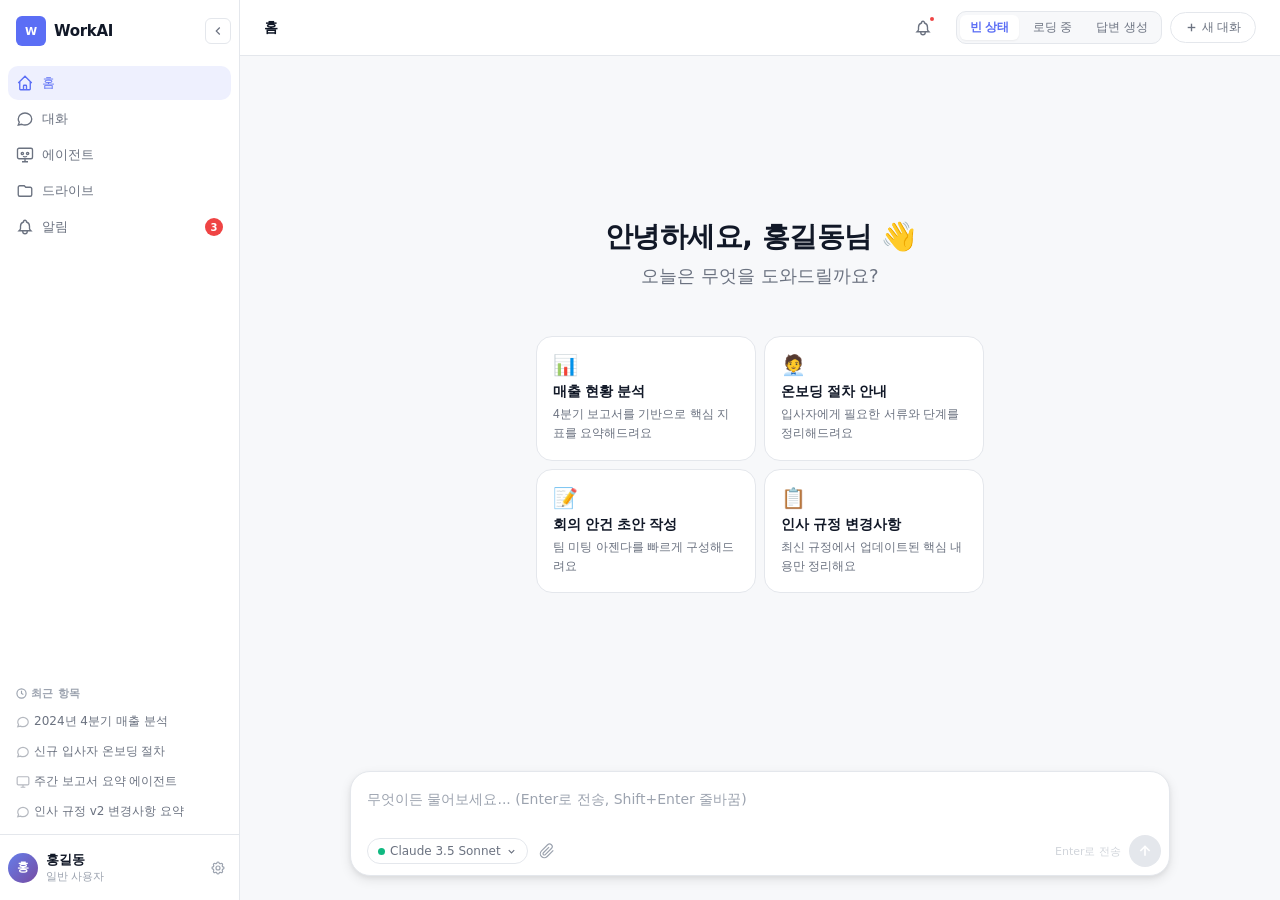
<file: index.html>
<!DOCTYPE html>
<html lang="ko">
<head>
  <meta charset="UTF-8">
  <meta name="viewport" content="width=1280">
  <title>WorkAI — 홈</title>
  <link rel="stylesheet" href="css/tokens.css">
  <link rel="stylesheet" href="css/layout.css">
  <link rel="stylesheet" href="css/components.css">
</head>
<body>

<div class="app">

  <!-- ══════════════════════════════════════════
       SIDEBAR
  ═══════════════════════════════════════════ -->
  <aside class="sidebar" id="sidebar">

    <!-- Header: Logo + Toggle -->
    <div class="sidebar__header">
      <a class="sidebar__logo" href="index.html">
        <div class="sidebar__logo-icon">W</div>
        <span class="sidebar__logo-text">WorkAI</span>
      </a>
      <button class="sidebar__toggle" id="sidebarToggle" title="메뉴 접기">
        <svg width="14" height="14" viewBox="0 0 24 24" fill="none" stroke="currentColor" stroke-width="2">
          <polyline points="15 18 9 12 15 6"/>
        </svg>
      </button>
    </div>

    <!-- GNB Nav -->
    <nav class="sidebar__nav">
      <ul class="nav-list">

        <li class="nav-item nav-item--active">
          <a href="index.html" class="nav-link">
            <span class="nav-link__icon">
              <svg width="18" height="18" viewBox="0 0 24 24" fill="none" stroke="currentColor" stroke-width="1.8">
                <path d="M3 12l2-2m0 0l7-7 7 7M5 10v10a1 1 0 001 1h3m10-11l2 2m-2-2v10a1 1 0 01-1 1h-3m-6 0a1 1 0 001-1v-4a1 1 0 011-1h2a1 1 0 011 1v4a1 1 0 001 1m-6 0h6"/>
              </svg>
            </span>
            <span class="nav-link__label">홈</span>
          </a>
        </li>

        <li class="nav-item">
          <a href="chat.html" class="nav-link">
            <span class="nav-link__icon">
              <svg width="18" height="18" viewBox="0 0 24 24" fill="none" stroke="currentColor" stroke-width="1.8">
                <path d="M8 12h.01M12 12h.01M16 12h.01M21 12c0 4.418-4.03 8-9 8a9.863 9.863 0 01-4.255-.949L3 20l1.395-3.72C3.512 15.042 3 13.574 3 12c0-4.418 4.03-8 9-8s9 3.582 9 8z"/>
              </svg>
            </span>
            <span class="nav-link__label">대화</span>
          </a>
        </li>

        <li class="nav-item">
          <a href="agent.html" class="nav-link">
            <span class="nav-link__icon">
              <svg width="18" height="18" viewBox="0 0 24 24" fill="none" stroke="currentColor" stroke-width="1.8">
                <rect x="2" y="3" width="20" height="14" rx="2"/>
                <path d="M8 21h8M12 17v4"/>
                <circle cx="8.5" cy="10" r="1.5"/>
                <circle cx="15.5" cy="10" r="1.5"/>
                <path d="M9.5 13.5s1 1 2.5 1 2.5-1 2.5-1"/>
              </svg>
            </span>
            <span class="nav-link__label">에이전트</span>
          </a>
        </li>

        <li class="nav-item">
          <a href="drive.html" class="nav-link">
            <span class="nav-link__icon">
              <svg width="18" height="18" viewBox="0 0 24 24" fill="none" stroke="currentColor" stroke-width="1.8">
                <path d="M3 7v10a2 2 0 002 2h14a2 2 0 002-2V9a2 2 0 00-2-2h-6l-2-2H5a2 2 0 00-2 2z"/>
              </svg>
            </span>
            <span class="nav-link__label">드라이브</span>
          </a>
        </li>

        <li class="nav-item">
          <a href="#" class="nav-link" data-wip>
            <span class="nav-link__icon">
              <svg width="18" height="18" viewBox="0 0 24 24" fill="none" stroke="currentColor" stroke-width="1.8">
                <path d="M15 17h5l-1.405-1.405A2.032 2.032 0 0118 14.158V11a6.002 6.002 0 00-4-5.659V5a2 2 0 10-4 0v.341C7.67 6.165 6 8.388 6 11v3.159c0 .538-.214 1.055-.595 1.436L4 17h5m6 0v1a3 3 0 11-6 0v-1m6 0H9"/>
              </svg>
            </span>
            <span class="nav-link__label">알림</span>
            <span class="nav-link__badge">3</span>
          </a>
        </li>

      </ul>
    </nav>

    <!-- SNB (Bottom) -->
    <div class="sidebar__snb">

      <!-- 즐겨찾기 — 고정 항목 있을 때만 표시 -->
      <div class="snb-section" id="favorites-section" style="display:none">
        <div class="snb-section__header">
          <svg width="11" height="11" viewBox="0 0 24 24" fill="none" stroke="currentColor" stroke-width="2.5">
            <polygon points="12 2 15.09 8.26 22 9.27 17 14.14 18.18 21.02 12 17.77 5.82 21.02 7 14.14 2 9.27 8.91 8.26 12 2"/>
          </svg>
          <span class="snb-section__header-text">즐겨찾기</span>
        </div>
        <ul class="recent-list" id="favorites-list"></ul>
      </div>

      <!-- 최근 항목 -->
      <div class="snb-section">
        <div class="snb-section__header">
          <svg width="11" height="11" viewBox="0 0 24 24" fill="none" stroke="currentColor" stroke-width="2.5">
            <circle cx="12" cy="12" r="10"/>
            <polyline points="12 6 12 12 16 14"/>
          </svg>
          <span class="snb-section__header-text">최근 항목</span>
        </div>
        <ul class="recent-list">
          <li>
            <a class="recent-item" href="#">
              <svg class="recent-item__icon" viewBox="0 0 24 24" fill="none" stroke="currentColor" stroke-width="2">
                <path d="M8 12h.01M12 12h.01M16 12h.01M21 12c0 4.418-4.03 8-9 8a9.863 9.863 0 01-4.255-.949L3 20l1.395-3.72C3.512 15.042 3 13.574 3 12c0-4.418 4.03-8 9-8s9 3.582 9 8z"/>
              </svg>
              <span class="recent-item__label">2024년 4분기 매출 분석</span>
            </a>
          </li>
          <li>
            <a class="recent-item" href="#">
              <svg class="recent-item__icon" viewBox="0 0 24 24" fill="none" stroke="currentColor" stroke-width="2">
                <path d="M8 12h.01M12 12h.01M16 12h.01M21 12c0 4.418-4.03 8-9 8a9.863 9.863 0 01-4.255-.949L3 20l1.395-3.72C3.512 15.042 3 13.574 3 12c0-4.418 4.03-8 9-8s9 3.582 9 8z"/>
              </svg>
              <span class="recent-item__label">신규 입사자 온보딩 절차</span>
            </a>
          </li>
          <li>
            <a class="recent-item" href="#">
              <svg class="recent-item__icon" viewBox="0 0 24 24" fill="none" stroke="currentColor" stroke-width="2">
                <rect x="2" y="3" width="20" height="14" rx="2"/>
                <path d="M8 21h8M12 17v4"/>
              </svg>
              <span class="recent-item__label">주간 보고서 요약 에이전트</span>
            </a>
          </li>
          <li>
            <a class="recent-item" href="#">
              <svg class="recent-item__icon" viewBox="0 0 24 24" fill="none" stroke="currentColor" stroke-width="2">
                <path d="M8 12h.01M12 12h.01M16 12h.01M21 12c0 4.418-4.03 8-9 8a9.863 9.863 0 01-4.255-.949L3 20l1.395-3.72C3.512 15.042 3 13.574 3 12c0-4.418 4.03-8 9-8s9 3.582 9 8z"/>
              </svg>
              <span class="recent-item__label">인사 규정 v2 변경사항 요약</span>
            </a>
          </li>
        </ul>
      </div>

    </div><!-- /snb -->

    <!-- User + Settings -->
    <div class="sidebar__user">
      <div class="user-profile">
        <div class="user-avatar">홍</div>
        <div class="user-info">
          <span class="user-name">홍길동</span>
          <span class="user-role">일반 사용자</span>
        </div>
      </div>
      <button class="user-settings-btn" title="설정" onclick="location.href='settings.html'">
        <svg width="16" height="16" viewBox="0 0 24 24" fill="none" stroke="currentColor" stroke-width="1.8">
          <path d="M10.325 4.317c.426-1.756 2.924-1.756 3.35 0a1.724 1.724 0 002.573 1.066c1.543-.94 3.31.826 2.37 2.37a1.724 1.724 0 001.065 2.572c1.756.426 1.756 2.924 0 3.35a1.724 1.724 0 00-1.066 2.573c.94 1.543-.826 3.31-2.37 2.37a1.724 1.724 0 00-2.572 1.065c-.426 1.756-2.924 1.756-3.35 0a1.724 1.724 0 00-2.573-1.066c-1.543.94-3.31-.826-2.37-2.37a1.724 1.724 0 00-1.065-2.572c-1.756-.426-1.756-2.924 0-3.35a1.724 1.724 0 001.066-2.573c-.94-1.543.826-3.31 2.37-2.37.996.608 2.296.07 2.572-1.065z"/>
          <circle cx="12" cy="12" r="3"/>
        </svg>
      </button>
    </div>

  </aside>
  <!-- /SIDEBAR -->


  <!-- ══════════════════════════════════════════
       MAIN
  ═══════════════════════════════════════════ -->
  <main class="main">

    <!-- Topbar -->
    <div class="main__topbar">
      <div class="topbar__left">
        <span class="topbar__title">홈</span>
      </div>
      <div class="topbar__right">

        <!-- Notification bell -->
        <button class="topbar__icon-btn" title="알림" onclick="location.href='notification.html'">
          <svg width="18" height="18" viewBox="0 0 24 24" fill="none" stroke="currentColor" stroke-width="1.8">
            <path d="M15 17h5l-1.405-1.405A2.032 2.032 0 0118 14.158V11a6.002 6.002 0 00-4-5.659V5a2 2 0 10-4 0v.341C7.67 6.165 6 8.388 6 11v3.159c0 .538-.214 1.055-.595 1.436L4 17h5m6 0v1a3 3 0 11-6 0v-1m6 0H9"/>
          </svg>
          <span class="topbar__badge"></span>
        </button>

        <!-- Demo state switcher (prototype only) -->
        <div class="demo-switcher" style="margin-left:8px">
          <button class="demo-btn demo-btn--active" data-state="empty"   onclick="setState('empty')">빈 상태</button>
          <button class="demo-btn"                  data-state="loading" onclick="setState('loading')">로딩 중</button>
          <button class="demo-btn"                  data-state="answer"  onclick="setState('answer')">답변 생성</button>
        </div>

        <!-- New chat -->
        <button class="new-chat-btn" onclick="setState('empty')">
          <svg width="13" height="13" viewBox="0 0 24 24" fill="none" stroke="currentColor" stroke-width="2.5">
            <line x1="12" y1="5" x2="12" y2="19"/><line x1="5" y1="12" x2="19" y2="12"/>
          </svg>
          새 대화
        </button>

      </div>
    </div><!-- /topbar -->


    <!-- Body -->
    <div class="main__body">

      <!-- ─────────────────────────────────────
           STATE: EMPTY
      ──────────────────────────────────────── -->
      <div class="state-empty" id="state-empty">

        <div class="state-empty__greeting">
          <h1>안녕하세요, 홍길동님 👋</h1>
          <p>오늘은 무엇을 도와드릴까요?</p>
        </div>

        <div class="suggestion-grid">

          <button class="suggestion-card" onclick="submitSuggestion('2024년 4분기 매출 현황을 분석하고 주요 인사이트를 정리해줘')">
            <span class="suggestion-card__emoji">📊</span>
            <span class="suggestion-card__title">매출 현황 분석</span>
            <span class="suggestion-card__desc">4분기 보고서를 기반으로 핵심 지표를 요약해드려요</span>
          </button>

          <button class="suggestion-card" onclick="submitSuggestion('신규 입사자 온보딩 절차와 필요한 서류를 알려줘')">
            <span class="suggestion-card__emoji">🧑‍💼</span>
            <span class="suggestion-card__title">온보딩 절차 안내</span>
            <span class="suggestion-card__desc">입사자에게 필요한 서류와 단계를 정리해드려요</span>
          </button>

          <button class="suggestion-card" onclick="submitSuggestion('이번 주 팀 회의 안건 초안을 작성해줘')">
            <span class="suggestion-card__emoji">📝</span>
            <span class="suggestion-card__title">회의 안건 초안 작성</span>
            <span class="suggestion-card__desc">팀 미팅 아젠다를 빠르게 구성해드려요</span>
          </button>

          <button class="suggestion-card" onclick="submitSuggestion('인사 규정 최신 버전에서 변경된 내용을 요약해줘')">
            <span class="suggestion-card__emoji">📋</span>
            <span class="suggestion-card__title">인사 규정 변경사항</span>
            <span class="suggestion-card__desc">최신 규정에서 업데이트된 핵심 내용만 정리해요</span>
          </button>

        </div>

      </div><!-- /state-empty -->


      <!-- ─────────────────────────────────────
           STATE: CHAT (loading + answer)
      ──────────────────────────────────────── -->
      <div class="state-chat" id="state-chat" style="display:none">

        <!-- Thread -->
        <div class="chat-thread-wrapper">
          <div class="chat-thread" id="chat-thread">

            <!-- User message -->
            <div class="message message--user">
              <div class="message__bubble">
                <div class="message__content" id="msg-user">
                  2024년 4분기 매출 현황을 분석하고 주요 인사이트를 정리해줘
                </div>
                <span class="message__meta">오후 2:34</span>
              </div>
            </div>

            <!-- AI: Loading -->
            <div class="message message--ai" id="msg-loading" style="display:none">
              <div class="message__avatar">W</div>
              <div class="message__bubble">
                <div class="message__content">
                  <div class="typing-indicator">
                    <span></span><span></span><span></span>
                  </div>
                </div>
              </div>
            </div>

            <!-- AI: Answer -->
            <div class="message message--ai" id="msg-answer" style="display:none">
              <div class="message__avatar">W</div>
              <div class="message__bubble">
                <div class="message__content">
                  <p><strong>2024년 4분기 매출 현황 분석 결과</strong>입니다.</p>

                  <p>4분기 전체 매출은 <strong>142억 원</strong>으로, 전년 동기 대비 <strong>+18.3%</strong> 성장했습니다. 주요 인사이트는 다음과 같습니다.</p>

                  <ul>
                    <li><strong>엔터프라이즈 부문</strong> 성장이 두드러짐 (+34%). B2B 신규 계약 7건 체결</li>
                    <li><strong>12월 매출</strong>이 분기 최고치(52억 원) 기록 — 연말 대형 프로젝트 납품 효과</li>
                    <li><strong>마케팅 비용 효율</strong>은 전분기 대비 12% 개선. ROI 2.8배 달성</li>
                    <li><strong>SMB 부문</strong>은 소폭 감소(-4%) — 경기 둔화 영향으로 해석됨</li>
                  </ul>

                  <p>전반적으로 목표 대비 <strong>107%</strong> 달성하며 안정적인 성장세를 보였습니다.</p>

                  <div class="message__sources">
                    <span class="sources__label">참고 문서</span>
                    <div class="sources__list">
                      <button class="source-chip" onclick="openDocViewer()">
                        <svg width="12" height="12" viewBox="0 0 24 24" fill="none" stroke="currentColor" stroke-width="2">
                          <path d="M14 2H6a2 2 0 00-2 2v16a2 2 0 002 2h12a2 2 0 002-2V8z"/><polyline points="14 2 14 8 20 8"/>
                        </svg>
                        2024_Q4_매출보고서.pdf
                      </button>
                      <button class="source-chip">
                        <svg width="12" height="12" viewBox="0 0 24 24" fill="none" stroke="currentColor" stroke-width="2">
                          <path d="M14 2H6a2 2 0 00-2 2v16a2 2 0 002 2h12a2 2 0 002-2V8z"/><polyline points="14 2 14 8 20 8"/>
                        </svg>
                        영업팀_KPI_현황.xlsx
                      </button>
                    </div>
                  </div>
                </div>
                <span class="message__meta">오후 2:34</span>
              </div>
            </div>

          </div><!-- /chat-thread -->
        </div><!-- /chat-thread-wrapper -->


        <!-- ─────────────────────────────────
             DOCUMENT VIEWER PANEL
        ──────────────────────────────────── -->
        <div class="doc-viewer" id="doc-viewer">

          <div class="doc-viewer__header">
            <span class="doc-viewer__filename-icon">📄</span>
            <span class="doc-viewer__filename">2024_Q4_매출보고서.pdf</span>
            <div class="doc-viewer__header-actions">
              <span class="doc-viewer__page-nav">p. 4 / 18</span>
              <button class="doc-viewer__close-btn" onclick="closeDocViewer()" title="닫기">
                <svg width="14" height="14" viewBox="0 0 24 24" fill="none" stroke="currentColor" stroke-width="2">
                  <line x1="18" y1="6" x2="6" y2="18"/><line x1="6" y1="6" x2="18" y2="18"/>
                </svg>
              </button>
            </div>
          </div>

          <div class="doc-viewer__body">
            <!-- Simulated PDF page -->
            <div class="doc-page">
              <div class="doc-page__title">2024년 4분기 매출 보고서</div>
              <div class="doc-page__subtitle">작성: 재무전략팀 · 2025.01.10 · 대외비</div>

              <div class="doc-page__section">
                <div class="doc-page__section-title">1. 분기 매출 요약</div>
                <p class="doc-page__text">
                  2024년 4분기(10월~12월) 연결 기준 총 매출은 <span class="doc-page__highlight">142억 원</span>으로 확정되었습니다.
                  이는 전년 동기(120억 원) 대비 <span class="doc-page__highlight">18.3% 증가</span>한 수치이며,
                  내부 목표치(133억 원)를 <span class="doc-page__highlight">107% 초과 달성</span>하였습니다.
                </p>
              </div>

              <div class="doc-page__section">
                <div class="doc-page__section-title">2. 부문별 실적</div>
                <table class="doc-page__table">
                  <thead>
                    <tr>
                      <th>부문</th>
                      <th>Q4 매출</th>
                      <th>전년비</th>
                      <th>목표 달성률</th>
                    </tr>
                  </thead>
                  <tbody>
                    <tr class="highlight-row">
                      <td>엔터프라이즈</td>
                      <td>68억 원</td>
                      <td>+34.0%</td>
                      <td>112%</td>
                    </tr>
                    <tr>
                      <td>중견기업(MM)</td>
                      <td>41억 원</td>
                      <td>+12.5%</td>
                      <td>102%</td>
                    </tr>
                    <tr>
                      <td>SMB</td>
                      <td>33억 원</td>
                      <td>-4.0%</td>
                      <td>94%</td>
                    </tr>
                  </tbody>
                </table>
              </div>

              <div class="doc-page__section">
                <div class="doc-page__section-title">3. 월별 추이</div>
                <p class="doc-page__text">
                  10월 43억 원 → 11월 47억 원 → <span class="doc-page__highlight">12월 52억 원</span>으로
                  분기 말 대형 납품 계약 완료에 따라 최고치를 기록하였습니다.
                  12월 단일 거래 최대 건은 K사와의 AI 솔루션 도입 계약(12억 원)이며, 내년도 확장 계약 협의 중입니다.
                </p>
              </div>

              <div class="doc-page__section">
                <div class="doc-page__section-title">4. 비용 및 수익성</div>
                <p class="doc-page__text">
                  마케팅 투자 대비 수익(ROI)은 2.8배로 전분기(2.5배) 대비 개선되었습니다.
                  판관비율은 34.2%로 목표(35%) 이내 통제되었으며, 영업이익률은 <span class="doc-page__highlight">22.8%</span>를 기록하였습니다.
                </p>
              </div>
            </div><!-- /doc-page -->
          </div><!-- /doc-viewer__body -->

        </div><!-- /doc-viewer -->

      </div><!-- /state-chat -->

    </div><!-- /main__body -->


    <!-- ──────────────────────────────────────
         CHAT INPUT (항상 표시)
    ─────────────────────────────────────── -->
    <div class="main__input">
      <div class="chat-input">

        <textarea
          class="chat-input__textarea"
          id="chatTextarea"
          placeholder="무엇이든 물어보세요... (Enter로 전송, Shift+Enter 줄바꿈)"
          rows="1"
        ></textarea>

        <div class="chat-input__bottom">
          <div class="chat-input__left">

            <button class="model-selector" id="modelSelectorBtn" onclick="toggleModelDropdown()">
              <span class="model-selector__dot"></span>
              <span id="modelLabel">Claude 3.5 Sonnet</span>
              <svg width="11" height="11" viewBox="0 0 24 24" fill="none" stroke="currentColor" stroke-width="2.5">
                <polyline points="6 9 12 15 18 9"/>
              </svg>
            </button>

            <button class="attach-btn" title="파일 첨부">
              <svg width="16" height="16" viewBox="0 0 24 24" fill="none" stroke="currentColor" stroke-width="1.8">
                <path d="M21.44 11.05l-9.19 9.19a6 6 0 01-8.49-8.49l9.19-9.19a4 4 0 015.66 5.66l-9.2 9.19a2 2 0 01-2.83-2.83l8.49-8.48"/>
              </svg>
            </button>

          </div>
          <div class="chat-input__right">
            <span class="input-hint">Enter로 전송</span>
            <button class="send-btn" id="sendBtn" disabled onclick="sendMessage()" title="전송">
              <svg width="16" height="16" viewBox="0 0 24 24" fill="none" stroke="currentColor" stroke-width="2.5">
                <line x1="12" y1="19" x2="12" y2="5"/>
                <polyline points="5 12 12 5 19 12"/>
              </svg>
            </button>
          </div>
        </div>

      </div>
    </div><!-- /main__input -->

  </main>
  <!-- /MAIN -->

</div><!-- /app -->

<script src="js/common.js"></script>
</body>
</html>
</file>
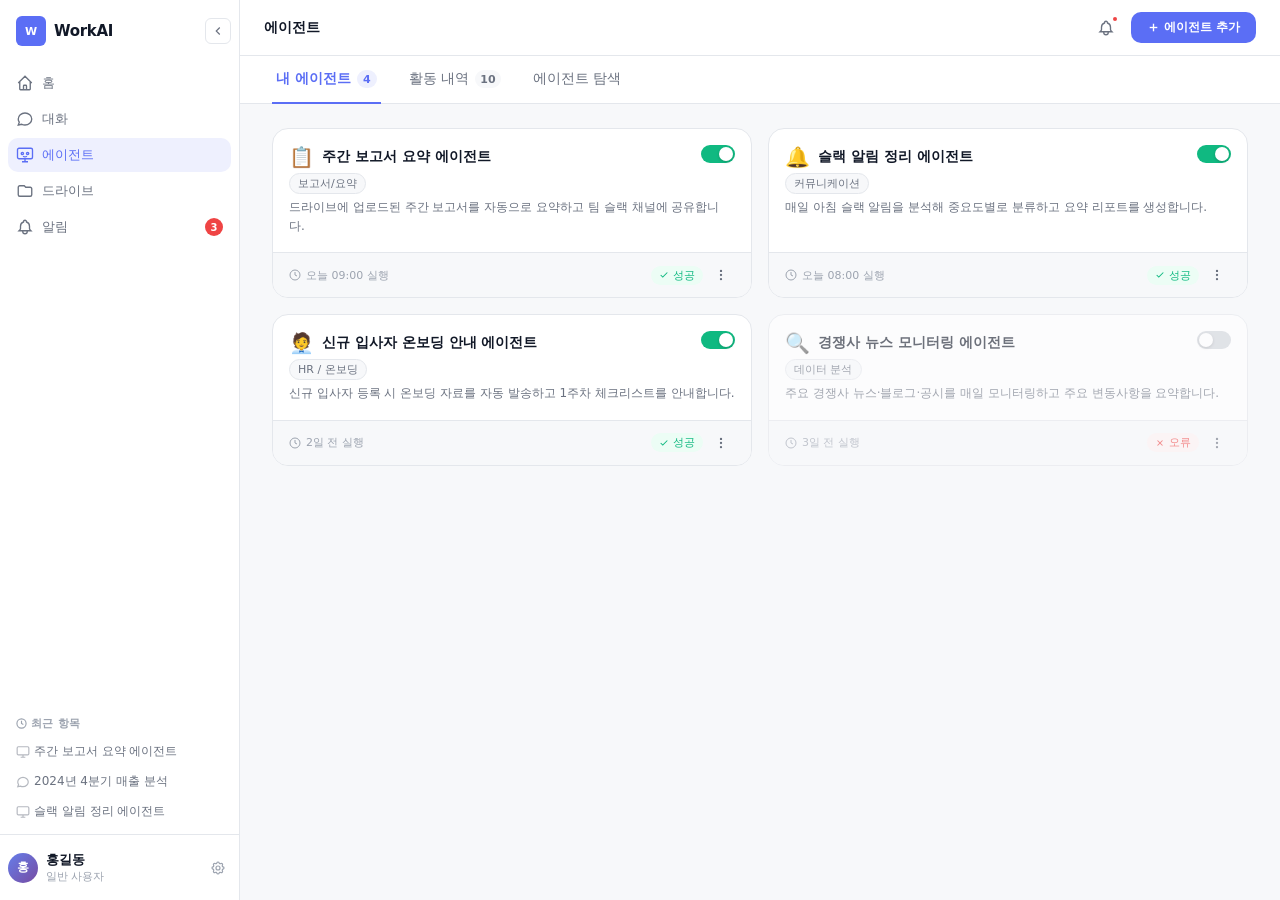
<file: agent.html>
<!DOCTYPE html>
<html lang="ko">
<head>
  <meta charset="UTF-8">
  <meta name="viewport" content="width=1280">
  <title>WorkAI — 에이전트</title>
  <link rel="stylesheet" href="css/tokens.css">
  <link rel="stylesheet" href="css/layout.css">
  <link rel="stylesheet" href="css/components.css">
</head>
<body>

<div class="app">

  <!-- ══════════════════════════════════════════
       SIDEBAR
  ═══════════════════════════════════════════ -->
  <aside class="sidebar" id="sidebar">
    <div class="sidebar__header">
      <a class="sidebar__logo" href="index.html">
        <div class="sidebar__logo-icon">W</div>
        <span class="sidebar__logo-text">WorkAI</span>
      </a>
      <button class="sidebar__toggle" id="sidebarToggle" title="메뉴 접기">
        <svg width="14" height="14" viewBox="0 0 24 24" fill="none" stroke="currentColor" stroke-width="2">
          <polyline points="15 18 9 12 15 6"/>
        </svg>
      </button>
    </div>

    <nav class="sidebar__nav">
      <ul class="nav-list">
        <li class="nav-item">
          <a href="index.html" class="nav-link">
            <span class="nav-link__icon"><svg width="18" height="18" viewBox="0 0 24 24" fill="none" stroke="currentColor" stroke-width="1.8"><path d="M3 12l2-2m0 0l7-7 7 7M5 10v10a1 1 0 001 1h3m10-11l2 2m-2-2v10a1 1 0 01-1 1h-3m-6 0a1 1 0 001-1v-4a1 1 0 011-1h2a1 1 0 011 1v4a1 1 0 001 1m-6 0h6"/></svg></span>
            <span class="nav-link__label">홈</span>
          </a>
        </li>
        <li class="nav-item">
          <a href="chat.html" class="nav-link">
            <span class="nav-link__icon"><svg width="18" height="18" viewBox="0 0 24 24" fill="none" stroke="currentColor" stroke-width="1.8"><path d="M8 12h.01M12 12h.01M16 12h.01M21 12c0 4.418-4.03 8-9 8a9.863 9.863 0 01-4.255-.949L3 20l1.395-3.72C3.512 15.042 3 13.574 3 12c0-4.418 4.03-8 9-8s9 3.582 9 8z"/></svg></span>
            <span class="nav-link__label">대화</span>
          </a>
        </li>
        <li class="nav-item nav-item--active">
          <a href="agent.html" class="nav-link">
            <span class="nav-link__icon"><svg width="18" height="18" viewBox="0 0 24 24" fill="none" stroke="currentColor" stroke-width="1.8"><rect x="2" y="3" width="20" height="14" rx="2"/><path d="M8 21h8M12 17v4"/><circle cx="8.5" cy="10" r="1.5"/><circle cx="15.5" cy="10" r="1.5"/><path d="M9.5 13.5s1 1 2.5 1 2.5-1 2.5-1"/></svg></span>
            <span class="nav-link__label">에이전트</span>
          </a>
        </li>
        <li class="nav-item">
          <a href="drive.html" class="nav-link">
            <span class="nav-link__icon"><svg width="18" height="18" viewBox="0 0 24 24" fill="none" stroke="currentColor" stroke-width="1.8"><path d="M3 7v10a2 2 0 002 2h14a2 2 0 002-2V9a2 2 0 00-2-2h-6l-2-2H5a2 2 0 00-2 2z"/></svg></span>
            <span class="nav-link__label">드라이브</span>
          </a>
        </li>
        <li class="nav-item">
          <a href="#" class="nav-link" data-wip>
            <span class="nav-link__icon"><svg width="18" height="18" viewBox="0 0 24 24" fill="none" stroke="currentColor" stroke-width="1.8"><path d="M15 17h5l-1.405-1.405A2.032 2.032 0 0118 14.158V11a6.002 6.002 0 00-4-5.659V5a2 2 0 10-4 0v.341C7.67 6.165 6 8.388 6 11v3.159c0 .538-.214 1.055-.595 1.436L4 17h5m6 0v1a3 3 0 11-6 0v-1m6 0H9"/></svg></span>
            <span class="nav-link__label">알림</span>
            <span class="nav-link__badge">3</span>
          </a>
        </li>
      </ul>
    </nav>

    <div class="sidebar__snb">
      <div class="snb-section" id="favorites-section" style="display:none">
        <div class="snb-section__header">
          <svg width="11" height="11" viewBox="0 0 24 24" fill="none" stroke="currentColor" stroke-width="2.5"><polygon points="12 2 15.09 8.26 22 9.27 17 14.14 18.18 21.02 12 17.77 5.82 21.02 7 14.14 2 9.27 8.91 8.26 12 2"/></svg>
          <span class="snb-section__header-text">즐겨찾기</span>
        </div>
        <ul class="recent-list" id="favorites-list"></ul>
      </div>
      <div class="snb-section">
        <div class="snb-section__header">
          <svg width="11" height="11" viewBox="0 0 24 24" fill="none" stroke="currentColor" stroke-width="2.5"><circle cx="12" cy="12" r="10"/><polyline points="12 6 12 12 16 14"/></svg>
          <span class="snb-section__header-text">최근 항목</span>
        </div>
        <ul class="recent-list">
          <li><a class="recent-item" href="#" data-wip><svg class="recent-item__icon" viewBox="0 0 24 24" fill="none" stroke="currentColor" stroke-width="2"><rect x="2" y="3" width="20" height="14" rx="2"/><path d="M8 21h8M12 17v4"/></svg><span class="recent-item__label">주간 보고서 요약 에이전트</span></a></li>
          <li><a class="recent-item" href="chat.html"><svg class="recent-item__icon" viewBox="0 0 24 24" fill="none" stroke="currentColor" stroke-width="2"><path d="M8 12h.01M12 12h.01M16 12h.01M21 12c0 4.418-4.03 8-9 8a9.863 9.863 0 01-4.255-.949L3 20l1.395-3.72C3.512 15.042 3 13.574 3 12c0-4.418 4.03-8 9-8s9 3.582 9 8z"/></svg><span class="recent-item__label">2024년 4분기 매출 분석</span></a></li>
          <li><a class="recent-item" href="#" data-wip><svg class="recent-item__icon" viewBox="0 0 24 24" fill="none" stroke="currentColor" stroke-width="2"><rect x="2" y="3" width="20" height="14" rx="2"/><path d="M8 21h8M12 17v4"/></svg><span class="recent-item__label">슬랙 알림 정리 에이전트</span></a></li>
        </ul>
      </div>
    </div>

    <div class="sidebar__user">
      <div class="user-profile">
        <div class="user-avatar">홍</div>
        <div class="user-info">
          <span class="user-name">홍길동</span>
          <span class="user-role">일반 사용자</span>
        </div>
      </div>
      <button class="user-settings-btn" title="설정" data-wip>
        <svg width="16" height="16" viewBox="0 0 24 24" fill="none" stroke="currentColor" stroke-width="1.8"><path d="M10.325 4.317c.426-1.756 2.924-1.756 3.35 0a1.724 1.724 0 002.573 1.066c1.543-.94 3.31.826 2.37 2.37a1.724 1.724 0 001.065 2.572c1.756.426 1.756 2.924 0 3.35a1.724 1.724 0 00-1.066 2.573c.94 1.543-.826 3.31-2.37 2.37a1.724 1.724 0 00-2.572 1.065c-.426 1.756-2.924 1.756-3.35 0a1.724 1.724 0 00-2.573-1.066c-1.543.94-3.31-.826-2.37-2.37a1.724 1.724 0 00-1.065-2.572c-1.756-.426-1.756-2.924 0-3.35a1.724 1.724 0 001.066-2.573c-.94-1.543.826-3.31 2.37-2.37.996.608 2.296.07 2.572-1.065z"/><circle cx="12" cy="12" r="3"/></svg>
      </button>
    </div>
  </aside>


  <!-- ══════════════════════════════════════════
       MAIN
  ═══════════════════════════════════════════ -->
  <main class="main">

    <!-- Topbar -->
    <div class="main__topbar">
      <div class="topbar__left">
        <span class="topbar__title">에이전트</span>
      </div>
      <div class="topbar__right">
        <button class="topbar__icon-btn" title="알림" data-wip>
          <svg width="18" height="18" viewBox="0 0 24 24" fill="none" stroke="currentColor" stroke-width="1.8"><path d="M15 17h5l-1.405-1.405A2.032 2.032 0 0118 14.158V11a6.002 6.002 0 00-4-5.659V5a2 2 0 10-4 0v.341C7.67 6.165 6 8.388 6 11v3.159c0 .538-.214 1.055-.595 1.436L4 17h5m6 0v1a3 3 0 11-6 0v-1m6 0H9"/></svg>
          <span class="topbar__badge"></span>
        </button>
        <button class="btn-primary" onclick="openAgentModal()">
          <svg width="13" height="13" viewBox="0 0 24 24" fill="none" stroke="currentColor" stroke-width="2.5"><line x1="12" y1="5" x2="12" y2="19"/><line x1="5" y1="12" x2="19" y2="12"/></svg>
          에이전트 추가
        </button>
      </div>
    </div>

    <!-- Tab bar -->
    <div class="agent-tabbar">
      <div class="agent-tabs">
        <button class="agent-tab agent-tab--active" data-tab="my" onclick="switchTab('my')">
          내 에이전트 <span class="tab-count" id="my-count">4</span>
        </button>
        <button class="agent-tab" data-tab="activity" onclick="switchTab('activity')">
          활동 내역 <span class="tab-count">10</span>
        </button>
        <button class="agent-tab" data-tab="explore" onclick="switchTab('explore')">
          에이전트 탐색
        </button>
      </div>
    </div>

    <!-- Tab panels -->
    <div class="main__body" style="flex-direction:column; overflow:hidden;">

      <!-- ─────────────────────────────────────
           TAB 1: 내 에이전트
      ──────────────────────────────────────── -->
      <div class="tab-panel tab-panel--active" id="tab-my">
        <div class="tab-scroll">

          <div class="agent-grid" id="agentGrid">

            <!-- Card 1: 주간 보고서 요약 (active) -->
            <div class="agent-card" id="agent-card-1">
              <div class="agent-card__body">
                <div class="agent-card__header">
                  <div class="agent-card__title-row">
                    <span class="agent-card__emoji">📋</span>
                    <span class="agent-card__name">주간 보고서 요약 에이전트</span>
                  </div>
                  <label class="toggle" title="활성화 상태">
                    <input type="checkbox" class="toggle__input" checked
                      onchange="handleToggle(this, '주간 보고서 요약 에이전트', 'agent-card-1')">
                    <span class="toggle__track"><span class="toggle__thumb"></span></span>
                  </label>
                </div>
                <span class="agent-card__category">보고서/요약</span>
                <p class="agent-card__desc">드라이브에 업로드된 주간 보고서를 자동으로 요약하고 팀 슬랙 채널에 공유합니다.</p>
              </div>
              <div class="agent-card__footer">
                <span class="agent-card__last-run">
                  <svg width="12" height="12" viewBox="0 0 24 24" fill="none" stroke="currentColor" stroke-width="2"><circle cx="12" cy="12" r="10"/><polyline points="12 6 12 12 16 14"/></svg>
                  오늘 09:00 실행
                </span>
                <div class="agent-card__actions">
                  <span class="status-badge status-badge--success">
                    <svg width="10" height="10" viewBox="0 0 24 24" fill="none" stroke="currentColor" stroke-width="2.5"><polyline points="20 6 9 17 4 12"/></svg>
                    성공
                  </span>
                  <button class="topbar__icon-btn" title="더보기" style="width:28px;height:28px" onclick="openAgentKebab(event, 1)">
                    <svg width="14" height="14" viewBox="0 0 24 24" fill="none" stroke="currentColor" stroke-width="2"><circle cx="12" cy="5" r="1"/><circle cx="12" cy="12" r="1"/><circle cx="12" cy="19" r="1"/></svg>
                  </button>
                </div>
              </div>
            </div>

            <!-- Card 2: 슬랙 알림 정리 (active) -->
            <div class="agent-card" id="agent-card-2">
              <div class="agent-card__body">
                <div class="agent-card__header">
                  <div class="agent-card__title-row">
                    <span class="agent-card__emoji">🔔</span>
                    <span class="agent-card__name">슬랙 알림 정리 에이전트</span>
                  </div>
                  <label class="toggle" title="활성화 상태">
                    <input type="checkbox" class="toggle__input" checked
                      onchange="handleToggle(this, '슬랙 알림 정리 에이전트', 'agent-card-2')">
                    <span class="toggle__track"><span class="toggle__thumb"></span></span>
                  </label>
                </div>
                <span class="agent-card__category">커뮤니케이션</span>
                <p class="agent-card__desc">매일 아침 슬랙 알림을 분석해 중요도별로 분류하고 요약 리포트를 생성합니다.</p>
              </div>
              <div class="agent-card__footer">
                <span class="agent-card__last-run">
                  <svg width="12" height="12" viewBox="0 0 24 24" fill="none" stroke="currentColor" stroke-width="2"><circle cx="12" cy="12" r="10"/><polyline points="12 6 12 12 16 14"/></svg>
                  오늘 08:00 실행
                </span>
                <div class="agent-card__actions">
                  <span class="status-badge status-badge--success">
                    <svg width="10" height="10" viewBox="0 0 24 24" fill="none" stroke="currentColor" stroke-width="2.5"><polyline points="20 6 9 17 4 12"/></svg>
                    성공
                  </span>
                  <button class="topbar__icon-btn" title="더보기" style="width:28px;height:28px" onclick="openAgentKebab(event, 2)">
                    <svg width="14" height="14" viewBox="0 0 24 24" fill="none" stroke="currentColor" stroke-width="2"><circle cx="12" cy="5" r="1"/><circle cx="12" cy="12" r="1"/><circle cx="12" cy="19" r="1"/></svg>
                  </button>
                </div>
              </div>
            </div>

            <!-- Card 3: 신규 입사자 온보딩 (active) -->
            <div class="agent-card" id="agent-card-3">
              <div class="agent-card__body">
                <div class="agent-card__header">
                  <div class="agent-card__title-row">
                    <span class="agent-card__emoji">🧑‍💼</span>
                    <span class="agent-card__name">신규 입사자 온보딩 안내 에이전트</span>
                  </div>
                  <label class="toggle" title="활성화 상태">
                    <input type="checkbox" class="toggle__input" checked
                      onchange="handleToggle(this, '신규 입사자 온보딩 안내 에이전트', 'agent-card-3')">
                    <span class="toggle__track"><span class="toggle__thumb"></span></span>
                  </label>
                </div>
                <span class="agent-card__category">HR / 온보딩</span>
                <p class="agent-card__desc">신규 입사자 등록 시 온보딩 자료를 자동 발송하고 1주차 체크리스트를 안내합니다.</p>
              </div>
              <div class="agent-card__footer">
                <span class="agent-card__last-run">
                  <svg width="12" height="12" viewBox="0 0 24 24" fill="none" stroke="currentColor" stroke-width="2"><circle cx="12" cy="12" r="10"/><polyline points="12 6 12 12 16 14"/></svg>
                  2일 전 실행
                </span>
                <div class="agent-card__actions">
                  <span class="status-badge status-badge--success">
                    <svg width="10" height="10" viewBox="0 0 24 24" fill="none" stroke="currentColor" stroke-width="2.5"><polyline points="20 6 9 17 4 12"/></svg>
                    성공
                  </span>
                  <button class="topbar__icon-btn" title="더보기" style="width:28px;height:28px" onclick="openAgentKebab(event, 3)">
                    <svg width="14" height="14" viewBox="0 0 24 24" fill="none" stroke="currentColor" stroke-width="2"><circle cx="12" cy="5" r="1"/><circle cx="12" cy="12" r="1"/><circle cx="12" cy="19" r="1"/></svg>
                  </button>
                </div>
              </div>
            </div>

            <!-- Card 4: 경쟁사 모니터링 (inactive) -->
            <div class="agent-card agent-card--inactive" id="agent-card-4">
              <div class="agent-card__body">
                <div class="agent-card__header">
                  <div class="agent-card__title-row">
                    <span class="agent-card__emoji">🔍</span>
                    <span class="agent-card__name">경쟁사 뉴스 모니터링 에이전트</span>
                  </div>
                  <label class="toggle" title="비활성화 상태">
                    <input type="checkbox" class="toggle__input"
                      onchange="handleToggle(this, '경쟁사 뉴스 모니터링 에이전트', 'agent-card-4')">
                    <span class="toggle__track"><span class="toggle__thumb"></span></span>
                  </label>
                </div>
                <span class="agent-card__category">데이터 분석</span>
                <p class="agent-card__desc">주요 경쟁사 뉴스·블로그·공시를 매일 모니터링하고 주요 변동사항을 요약합니다.</p>
              </div>
              <div class="agent-card__footer">
                <span class="agent-card__last-run">
                  <svg width="12" height="12" viewBox="0 0 24 24" fill="none" stroke="currentColor" stroke-width="2"><circle cx="12" cy="12" r="10"/><polyline points="12 6 12 12 16 14"/></svg>
                  3일 전 실행
                </span>
                <div class="agent-card__actions">
                  <span class="status-badge status-badge--error">
                    <svg width="10" height="10" viewBox="0 0 24 24" fill="none" stroke="currentColor" stroke-width="2.5"><line x1="18" y1="6" x2="6" y2="18"/><line x1="6" y1="6" x2="18" y2="18"/></svg>
                    오류
                  </span>
                  <button class="topbar__icon-btn" title="더보기" style="width:28px;height:28px" onclick="openAgentKebab(event, 4)">
                    <svg width="14" height="14" viewBox="0 0 24 24" fill="none" stroke="currentColor" stroke-width="2"><circle cx="12" cy="5" r="1"/><circle cx="12" cy="12" r="1"/><circle cx="12" cy="19" r="1"/></svg>
                  </button>
                </div>
              </div>
            </div>

          </div><!-- /agent-grid -->
        </div>
      </div><!-- /tab-my -->


      <!-- ─────────────────────────────────────
           TAB 2: 활동 내역
      ──────────────────────────────────────── -->
      <div class="tab-panel" id="tab-activity" style="display:none">
        <div class="tab-scroll" style="padding:0">
          <div class="activity-list">

            <div class="activity-item">
              <div class="activity-item__icon">📋</div>
              <div class="activity-item__info">
                <div class="activity-item__agent">주간 보고서 요약 에이전트</div>
                <div class="activity-item__task">2025년 17주차 주간 보고서 요약 완료 — 슬랙 #마케팅-보고 채널에 공유됨</div>
              </div>
              <div class="activity-item__right">
                <span class="activity-item__time">오늘 09:00</span>
                <span class="status-badge status-badge--success"><svg width="9" height="9" viewBox="0 0 24 24" fill="none" stroke="currentColor" stroke-width="2.5"><polyline points="20 6 9 17 4 12"/></svg>성공</span>
              </div>
            </div>

            <div class="activity-item">
              <div class="activity-item__icon">🔔</div>
              <div class="activity-item__info">
                <div class="activity-item__agent">슬랙 알림 정리 에이전트</div>
                <div class="activity-item__task">35개 알림 분석 완료 — 긴급 3건, 일반 18건, 참고 14건으로 분류</div>
              </div>
              <div class="activity-item__right">
                <span class="activity-item__time">오늘 08:00</span>
                <span class="status-badge status-badge--success"><svg width="9" height="9" viewBox="0 0 24 24" fill="none" stroke="currentColor" stroke-width="2.5"><polyline points="20 6 9 17 4 12"/></svg>성공</span>
              </div>
            </div>

            <div class="activity-item">
              <div class="activity-item__icon">📋</div>
              <div class="activity-item__info">
                <div class="activity-item__agent">주간 보고서 요약 에이전트</div>
                <div class="activity-item__task">2025년 16주차 주간 보고서 요약 완료 — 슬랙 #마케팅-보고 채널에 공유됨</div>
              </div>
              <div class="activity-item__right">
                <span class="activity-item__time">어제 09:00</span>
                <span class="status-badge status-badge--success"><svg width="9" height="9" viewBox="0 0 24 24" fill="none" stroke="currentColor" stroke-width="2.5"><polyline points="20 6 9 17 4 12"/></svg>성공</span>
              </div>
            </div>

            <div class="activity-item">
              <div class="activity-item__icon">🔔</div>
              <div class="activity-item__info">
                <div class="activity-item__agent">슬랙 알림 정리 에이전트</div>
                <div class="activity-item__task">28개 알림 분석 완료 — 긴급 1건, 일반 15건, 참고 12건으로 분류</div>
              </div>
              <div class="activity-item__right">
                <span class="activity-item__time">어제 08:02</span>
                <span class="status-badge status-badge--success"><svg width="9" height="9" viewBox="0 0 24 24" fill="none" stroke="currentColor" stroke-width="2.5"><polyline points="20 6 9 17 4 12"/></svg>성공</span>
              </div>
            </div>

            <div class="activity-item">
              <div class="activity-item__icon">🧑‍💼</div>
              <div class="activity-item__info">
                <div class="activity-item__agent">신규 입사자 온보딩 안내 에이전트</div>
                <div class="activity-item__task">박지수 님 온보딩 자료 자동 발송 — 이메일 및 슬랙 DM 전송 완료</div>
              </div>
              <div class="activity-item__right">
                <span class="activity-item__time">2일 전 14:23</span>
                <span class="status-badge status-badge--success"><svg width="9" height="9" viewBox="0 0 24 24" fill="none" stroke="currentColor" stroke-width="2.5"><polyline points="20 6 9 17 4 12"/></svg>성공</span>
              </div>
            </div>

            <div class="activity-item">
              <div class="activity-item__icon">🔍</div>
              <div class="activity-item__info">
                <div class="activity-item__agent">경쟁사 뉴스 모니터링 에이전트</div>
                <div class="activity-item__task">외부 API 연결 실패 — 재시도 3회 후 중단 (오류 코드: RATE_LIMIT_EXCEEDED)</div>
              </div>
              <div class="activity-item__right">
                <span class="activity-item__time">3일 전 10:00</span>
                <span class="status-badge status-badge--error"><svg width="9" height="9" viewBox="0 0 24 24" fill="none" stroke="currentColor" stroke-width="2.5"><line x1="18" y1="6" x2="6" y2="18"/><line x1="6" y1="6" x2="18" y2="18"/></svg>오류</span>
              </div>
            </div>

            <div class="activity-item">
              <div class="activity-item__icon">📋</div>
              <div class="activity-item__info">
                <div class="activity-item__agent">주간 보고서 요약 에이전트</div>
                <div class="activity-item__task">2025년 15주차 주간 보고서 요약 완료 — 슬랙 #마케팅-보고 채널에 공유됨</div>
              </div>
              <div class="activity-item__right">
                <span class="activity-item__time">4일 전 09:01</span>
                <span class="status-badge status-badge--success"><svg width="9" height="9" viewBox="0 0 24 24" fill="none" stroke="currentColor" stroke-width="2.5"><polyline points="20 6 9 17 4 12"/></svg>성공</span>
              </div>
            </div>

            <div class="activity-item">
              <div class="activity-item__icon">🧑‍💼</div>
              <div class="activity-item__info">
                <div class="activity-item__agent">신규 입사자 온보딩 안내 에이전트</div>
                <div class="activity-item__task">이현우 님 온보딩 자료 자동 발송 — 이메일 및 슬랙 DM 전송 완료</div>
              </div>
              <div class="activity-item__right">
                <span class="activity-item__time">5일 전 09:45</span>
                <span class="status-badge status-badge--success"><svg width="9" height="9" viewBox="0 0 24 24" fill="none" stroke="currentColor" stroke-width="2.5"><polyline points="20 6 9 17 4 12"/></svg>성공</span>
              </div>
            </div>

            <div class="activity-item">
              <div class="activity-item__icon">🔔</div>
              <div class="activity-item__info">
                <div class="activity-item__agent">슬랙 알림 정리 에이전트</div>
                <div class="activity-item__task">42개 알림 분석 완료 — 긴급 5건, 일반 22건, 참고 15건으로 분류</div>
              </div>
              <div class="activity-item__right">
                <span class="activity-item__time">5일 전 08:00</span>
                <span class="status-badge status-badge--success"><svg width="9" height="9" viewBox="0 0 24 24" fill="none" stroke="currentColor" stroke-width="2.5"><polyline points="20 6 9 17 4 12"/></svg>성공</span>
              </div>
            </div>

            <div class="activity-item">
              <div class="activity-item__icon">🔍</div>
              <div class="activity-item__info">
                <div class="activity-item__agent">경쟁사 뉴스 모니터링 에이전트</div>
                <div class="activity-item__task">A사 신제품 출시 뉴스 감지 — 주요 내용 요약 후 #경쟁사-동향 채널에 공유</div>
              </div>
              <div class="activity-item__right">
                <span class="activity-item__time">6일 전 10:00</span>
                <span class="status-badge status-badge--success"><svg width="9" height="9" viewBox="0 0 24 24" fill="none" stroke="currentColor" stroke-width="2.5"><polyline points="20 6 9 17 4 12"/></svg>성공</span>
              </div>
            </div>

          </div>
        </div>
      </div><!-- /tab-activity -->


      <!-- ─────────────────────────────────────
           TAB 3: 에이전트 탐색
      ──────────────────────────────────────── -->
      <div class="tab-panel" id="tab-explore" style="display:none">
        <div class="tab-scroll">

          <!-- Category chips -->
          <div class="category-chips">
            <button class="category-chip category-chip--active" onclick="filterExplore(this, '전체')">전체</button>
            <button class="category-chip" onclick="filterExplore(this, '보고서/요약')">보고서/요약</button>
            <button class="category-chip" onclick="filterExplore(this, '커뮤니케이션')">커뮤니케이션</button>
            <button class="category-chip" onclick="filterExplore(this, '문서 분석')">문서 분석</button>
            <button class="category-chip" onclick="filterExplore(this, '데이터 분석')">데이터 분석</button>
            <button class="category-chip" onclick="filterExplore(this, '일정/알림')">일정/알림</button>
            <button class="category-chip" onclick="filterExplore(this, 'HR/온보딩')">HR/온보딩</button>
          </div>

          <!-- Explore grid -->
          <div class="explore-grid" id="exploreGrid">

            <div class="explore-card" data-category="보고서/요약">
              <div class="explore-card__header">
                <span class="explore-card__icon">🗒️</span>
                <button class="explore-card__add-btn" onclick="addExploreAgent(this, '회의록 자동 정리 에이전트', '보고서/요약')">
                  <svg width="10" height="10" viewBox="0 0 24 24" fill="none" stroke="currentColor" stroke-width="2.5"><line x1="12" y1="5" x2="12" y2="19"/><line x1="5" y1="12" x2="19" y2="12"/></svg>
                  추가
                </button>
              </div>
              <div class="explore-card__name">회의록 자동 정리 에이전트</div>
              <div class="explore-card__meta">
                <span>보고서/요약</span>
                <span class="explore-card__meta-dot"></span>
                <span>사용 318명</span>
              </div>
              <div class="explore-card__desc">회의 종료 후 발화 내용을 자동으로 정리하고 결정사항·액션 아이템을 추출합니다.</div>
            </div>

            <div class="explore-card" data-category="커뮤니케이션">
              <div class="explore-card__header">
                <span class="explore-card__icon">✉️</span>
                <button class="explore-card__add-btn" onclick="addExploreAgent(this, '이메일 초안 작성 에이전트', '커뮤니케이션')">
                  <svg width="10" height="10" viewBox="0 0 24 24" fill="none" stroke="currentColor" stroke-width="2.5"><line x1="12" y1="5" x2="12" y2="19"/><line x1="5" y1="12" x2="19" y2="12"/></svg>
                  추가
                </button>
              </div>
              <div class="explore-card__name">이메일 초안 작성 에이전트</div>
              <div class="explore-card__meta">
                <span>커뮤니케이션</span>
                <span class="explore-card__meta-dot"></span>
                <span>사용 245명</span>
              </div>
              <div class="explore-card__desc">상황에 맞는 비즈니스 이메일 초안을 자동으로 작성하고 톤을 조정해 드립니다.</div>
            </div>

            <div class="explore-card" data-category="데이터 분석">
              <div class="explore-card__header">
                <span class="explore-card__icon">📰</span>
                <button class="explore-card__add-btn" onclick="addExploreAgent(this, '일일 뉴스 브리핑 에이전트', '데이터 분석')">
                  <svg width="10" height="10" viewBox="0 0 24 24" fill="none" stroke="currentColor" stroke-width="2.5"><line x1="12" y1="5" x2="12" y2="19"/><line x1="5" y1="12" x2="19" y2="12"/></svg>
                  추가
                </button>
              </div>
              <div class="explore-card__name">일일 뉴스 브리핑 에이전트</div>
              <div class="explore-card__meta">
                <span>데이터 분석</span>
                <span class="explore-card__meta-dot"></span>
                <span>사용 412명</span>
              </div>
              <div class="explore-card__desc">매일 아침 업계 뉴스를 수집·요약해 핵심 인사이트를 담은 브리핑을 제공합니다.</div>
            </div>

            <div class="explore-card" data-category="문서 분석">
              <div class="explore-card__header">
                <span class="explore-card__icon">📑</span>
                <button class="explore-card__add-btn" onclick="addExploreAgent(this, '계약서 검토 에이전트', '문서 분석')">
                  <svg width="10" height="10" viewBox="0 0 24 24" fill="none" stroke="currentColor" stroke-width="2.5"><line x1="12" y1="5" x2="12" y2="19"/><line x1="5" y1="12" x2="19" y2="12"/></svg>
                  추가
                </button>
              </div>
              <div class="explore-card__name">계약서 검토 에이전트</div>
              <div class="explore-card__meta">
                <span>문서 분석</span>
                <span class="explore-card__meta-dot"></span>
                <span>사용 187명</span>
              </div>
              <div class="explore-card__desc">계약서의 주요 조항, 리스크 항목, 누락 항목을 자동으로 식별하고 검토 의견을 제시합니다.</div>
            </div>

            <div class="explore-card" data-category="일정/알림">
              <div class="explore-card__header">
                <span class="explore-card__icon">🗓️</span>
                <button class="explore-card__add-btn" onclick="addExploreAgent(this, '프로젝트 일정 알림 에이전트', '일정/알림')">
                  <svg width="10" height="10" viewBox="0 0 24 24" fill="none" stroke="currentColor" stroke-width="2.5"><line x1="12" y1="5" x2="12" y2="19"/><line x1="5" y1="12" x2="19" y2="12"/></svg>
                  추가
                </button>
              </div>
              <div class="explore-card__name">프로젝트 일정 알림 에이전트</div>
              <div class="explore-card__meta">
                <span>일정/알림</span>
                <span class="explore-card__meta-dot"></span>
                <span>사용 293명</span>
              </div>
              <div class="explore-card__desc">프로젝트 마감일, 중간 점검일 D-7·D-3·D-1에 관련 팀원에게 자동 알림을 발송합니다.</div>
            </div>

            <div class="explore-card" data-category="커뮤니케이션">
              <div class="explore-card__header">
                <span class="explore-card__icon">🤝</span>
                <button class="explore-card__add-btn" onclick="addExploreAgent(this, '고객 문의 분류 에이전트', '커뮤니케이션')">
                  <svg width="10" height="10" viewBox="0 0 24 24" fill="none" stroke="currentColor" stroke-width="2.5"><line x1="12" y1="5" x2="12" y2="19"/><line x1="5" y1="12" x2="19" y2="12"/></svg>
                  추가
                </button>
              </div>
              <div class="explore-card__name">고객 문의 분류 에이전트</div>
              <div class="explore-card__meta">
                <span>커뮤니케이션</span>
                <span class="explore-card__meta-dot"></span>
                <span>사용 156명</span>
              </div>
              <div class="explore-card__desc">유입되는 고객 문의를 유형별로 자동 분류하고 담당 팀에 라우팅합니다.</div>
            </div>

            <div class="explore-card" data-category="데이터 분석">
              <div class="explore-card__header">
                <span class="explore-card__icon">📊</span>
                <button class="explore-card__add-btn" onclick="addExploreAgent(this, '재무 데이터 시각화 에이전트', '데이터 분석')">
                  <svg width="10" height="10" viewBox="0 0 24 24" fill="none" stroke="currentColor" stroke-width="2.5"><line x1="12" y1="5" x2="12" y2="19"/><line x1="5" y1="12" x2="19" y2="12"/></svg>
                  추가
                </button>
              </div>
              <div class="explore-card__name">재무 데이터 시각화 에이전트</div>
              <div class="explore-card__meta">
                <span>데이터 분석</span>
                <span class="explore-card__meta-dot"></span>
                <span>사용 98명</span>
              </div>
              <div class="explore-card__desc">엑셀·CSV 재무 데이터를 자동 분석하고 주요 지표를 차트와 요약 텍스트로 변환합니다.</div>
            </div>

            <div class="explore-card" data-category="문서 분석">
              <div class="explore-card__header">
                <span class="explore-card__icon">⚖️</span>
                <button class="explore-card__add-btn" onclick="addExploreAgent(this, '법무 문서 요약 에이전트', '문서 분석')">
                  <svg width="10" height="10" viewBox="0 0 24 24" fill="none" stroke="currentColor" stroke-width="2.5"><line x1="12" y1="5" x2="12" y2="19"/><line x1="5" y1="12" x2="19" y2="12"/></svg>
                  추가
                </button>
              </div>
              <div class="explore-card__name">법무 문서 요약 에이전트</div>
              <div class="explore-card__meta">
                <span>문서 분석</span>
                <span class="explore-card__meta-dot"></span>
                <span>사용 134명</span>
              </div>
              <div class="explore-card__desc">법률 문서의 핵심 조항, 의무사항, 제한사항을 비법률 전문가도 이해할 수 있게 요약합니다.</div>
            </div>

            <div class="explore-card" data-category="HR/온보딩">
              <div class="explore-card__header">
                <span class="explore-card__icon">📚</span>
                <button class="explore-card__add-btn" onclick="addExploreAgent(this, '사내 교육 추천 에이전트', 'HR/온보딩')">
                  <svg width="10" height="10" viewBox="0 0 24 24" fill="none" stroke="currentColor" stroke-width="2.5"><line x1="12" y1="5" x2="12" y2="19"/><line x1="5" y1="12" x2="19" y2="12"/></svg>
                  추가
                </button>
              </div>
              <div class="explore-card__name">사내 교육 추천 에이전트</div>
              <div class="explore-card__meta">
                <span>HR/온보딩</span>
                <span class="explore-card__meta-dot"></span>
                <span>사용 221명</span>
              </div>
              <div class="explore-card__desc">구성원의 역할과 역량 현황을 분석해 맞춤형 사내 교육 과정을 추천합니다.</div>
            </div>

          </div><!-- /explore-grid -->
        </div>
      </div><!-- /tab-explore -->

    </div><!-- /main__body -->
  </main>
</div><!-- /app -->


<!-- ══════════════════════════════════════════
     MODAL: 에이전트 추가
═══════════════════════════════════════════ -->
<div class="modal-overlay" id="agentModal" style="display:none" onclick="handleModalOverlayClick(event)">
  <div class="modal" onclick="event.stopPropagation()">

    <div class="modal__header">
      <span class="modal__title">에이전트 추가</span>
      <button class="modal__close" onclick="closeAgentModal()" title="닫기">
        <svg width="18" height="18" viewBox="0 0 24 24" fill="none" stroke="currentColor" stroke-width="2">
          <line x1="18" y1="6" x2="6" y2="18"/><line x1="6" y1="6" x2="18" y2="18"/>
        </svg>
      </button>
    </div>

    <div class="modal__body">
      <form id="agentForm" onsubmit="submitAgentForm(event)">

        <div class="form-row">
          <div class="form-field">
            <label class="form-label form-label--required" for="agentName">에이전트 이름</label>
            <input class="form-input" id="agentName" type="text" placeholder="예: 주간 보고서 요약 에이전트" required>
          </div>
          <div class="form-field">
            <label class="form-label form-label--required" for="agentCategory">카테고리</label>
            <select class="form-select" id="agentCategory" required>
              <option value="">카테고리 선택</option>
              <option value="보고서/요약">보고서/요약</option>
              <option value="커뮤니케이션">커뮤니케이션</option>
              <option value="문서 분석">문서 분석</option>
              <option value="데이터 분석">데이터 분석</option>
              <option value="일정/알림">일정/알림</option>
              <option value="HR/온보딩">HR/온보딩</option>
              <option value="기타">기타</option>
            </select>
          </div>
        </div>

        <div class="form-field">
          <label class="form-label form-label--required">공개 범위</label>
          <div class="form-radio-group">
            <label class="form-radio">
              <input type="radio" name="visibility" value="private" checked>
              나만 보기
            </label>
            <label class="form-radio">
              <input type="radio" name="visibility" value="team">
              우리 부서
            </label>
            <label class="form-radio">
              <input type="radio" name="visibility" value="all">
              전체 공개
            </label>
          </div>
        </div>

        <div class="form-field">
          <label class="form-label" for="agentDesc">설명</label>
          <textarea class="form-textarea" id="agentDesc" rows="2"
            placeholder="이 에이전트가 어떤 일을 하는지 간략히 설명해주세요"></textarea>
        </div>

        <div class="form-field">
          <label class="form-label form-label--required" for="agentPrompt">시스템 프롬프트</label>
          <textarea class="form-textarea form-textarea--prompt" id="agentPrompt" rows="6"
            placeholder="당신은 [역할]입니다. 다음 작업을 수행하세요:&#10;1. ...&#10;2. ..." required></textarea>
          <span class="form-hint">에이전트가 자율적으로 수행할 작업을 구체적으로 지시해 주세요.</span>
        </div>

      </form>
    </div>

    <div class="modal__footer">
      <button class="btn-secondary" onclick="closeAgentModal()">취소</button>
      <button class="btn-primary" onclick="submitAgentForm()">
        <svg width="13" height="13" viewBox="0 0 24 24" fill="none" stroke="currentColor" stroke-width="2.5"><line x1="12" y1="5" x2="12" y2="19"/><line x1="5" y1="12" x2="19" y2="12"/></svg>
        에이전트 추가
      </button>
    </div>

  </div>
</div><!-- /modal -->


<script src="js/common.js"></script>
<script>
// ── Tab switching ─────────────────────────────────────────────────
function switchTab(name) {
  document.querySelectorAll('.agent-tab').forEach(t => {
    t.classList.toggle('agent-tab--active', t.dataset.tab === name);
  });
  document.querySelectorAll('.tab-panel').forEach(p => {
    p.style.display = p.id === 'tab-' + name ? 'flex' : 'none';
  });
}

// ── Toggle (agent activate / deactivate) ─────────────────────────
function handleToggle(checkbox, agentName, cardId) {
  const card = document.getElementById(cardId);
  if (card) card.classList.toggle('agent-card--inactive', !checkbox.checked);
  showToast(agentName + (checkbox.checked ? ' 활성화됨' : ' 비활성화됨'));
}

// ── Agent card kebab menu ─────────────────────────────────────────
function openAgentKebab(e, agentId) {
  e.stopPropagation();
  closeKebab();

  const rect = e.currentTarget.getBoundingClientRect();
  const menu = document.createElement('div');
  menu.className = 'kebab-dropdown';
  menu.id = 'kebabMenu';
  menu.style.top  = rect.bottom + 4 + 'px';
  menu.style.left = Math.max(rect.right - 160, 8) + 'px';

  menu.innerHTML = `
    <div class="kebab-option" onclick="closeKebab(); openAgentModal()">
      <svg width="14" height="14" viewBox="0 0 24 24" fill="none" stroke="currentColor" stroke-width="2">
        <path d="M11 4H4a2 2 0 00-2 2v14a2 2 0 002 2h14a2 2 0 002-2v-7"/>
        <path d="M18.5 2.5a2.121 2.121 0 013 3L12 15l-4 1 1-4 9.5-9.5z"/>
      </svg>
      수정
    </div>
    <div class="kebab-option" onclick="closeKebab(); showToast('준비중입니다')">
      <svg width="14" height="14" viewBox="0 0 24 24" fill="none" stroke="currentColor" stroke-width="2">
        <rect x="9" y="9" width="13" height="13" rx="2"/><path d="M5 15H4a2 2 0 01-2-2V4a2 2 0 012-2h9a2 2 0 012 2v1"/>
      </svg>
      복제
    </div>
    <div class="kebab-option kebab-option--danger" onclick="closeKebab(); deleteAgent(${agentId})">
      <svg width="14" height="14" viewBox="0 0 24 24" fill="none" stroke="currentColor" stroke-width="2">
        <polyline points="3 6 5 6 21 6"/><path d="M19 6v14a2 2 0 01-2 2H7a2 2 0 01-2-2V6m3 0V4a1 1 0 011-1h4a1 1 0 011 1v2"/>
      </svg>
      삭제
    </div>
  `;

  document.body.appendChild(menu);
  kebabOpen = true;
  setTimeout(() => document.addEventListener('click', closeKebabOnOutside), 0);
}

function deleteAgent(id) {
  const card = document.getElementById('agent-card-' + id);
  if (card) {
    card.style.transition = 'opacity 200ms, transform 200ms';
    card.style.opacity = '0';
    card.style.transform = 'scale(0.95)';
    setTimeout(() => {
      card.remove();
      updateAgentCount();
    }, 200);
  }
}

function updateAgentCount() {
  const count = document.querySelectorAll('#agentGrid .agent-card').length;
  const badge = document.getElementById('my-count');
  if (badge) badge.textContent = count;
}

// ── Explore: category filter ──────────────────────────────────────
function filterExplore(chip, category) {
  document.querySelectorAll('.category-chip').forEach(c => c.classList.remove('category-chip--active'));
  chip.classList.add('category-chip--active');

  document.querySelectorAll('.explore-card').forEach(card => {
    const match = category === '전체' || card.dataset.category === category;
    card.style.display = match ? '' : 'none';
  });
}

// ── Explore: add agent → open modal pre-filled ───────────────────
function addExploreAgent(btn, name, category) {
  if (btn.classList.contains('explore-card__add-btn--added')) return;

  document.getElementById('agentName').value     = name;
  document.getElementById('agentCategory').value = category;
  document.getElementById('agentPrompt').value   = '';

  openAgentModal();
}

// ── Modal ─────────────────────────────────────────────────────────
function openAgentModal() {
  document.getElementById('agentModal').style.display = 'flex';
  setTimeout(() => document.getElementById('agentName').focus(), 100);
}

function closeAgentModal() {
  document.getElementById('agentModal').style.display = 'none';
  document.getElementById('agentForm').reset();
}

function handleModalOverlayClick(e) {
  if (e.target === e.currentTarget) closeAgentModal();
}

function submitAgentForm() {
  const name     = document.getElementById('agentName').value.trim();
  const category = document.getElementById('agentCategory').value;
  const prompt   = document.getElementById('agentPrompt').value.trim();

  if (!name || !category || !prompt) {
    showToast('필수 항목을 모두 입력해 주세요');
    return;
  }

  // Add new card to grid
  const grid = document.getElementById('agentGrid');
  const emojis = { '보고서/요약':'📋', '커뮤니케이션':'💬', '문서 분석':'📄', '데이터 분석':'📊', '일정/알림':'🗓️', 'HR/온보딩':'🧑‍💼', '기타':'⚙️' };
  const emoji = emojis[category] || '⚙️';
  const newId = Date.now();

  const card = document.createElement('div');
  card.className = 'agent-card';
  card.id = 'agent-card-' + newId;
  card.style.opacity = '0';
  card.style.transform = 'scale(0.96)';
  card.style.transition = 'opacity 250ms, transform 250ms';

  card.innerHTML = `
    <div class="agent-card__body">
      <div class="agent-card__header">
        <div class="agent-card__title-row">
          <span class="agent-card__emoji">${emoji}</span>
          <span class="agent-card__name">${name}</span>
        </div>
        <label class="toggle">
          <input type="checkbox" class="toggle__input" checked
            onchange="handleToggle(this, '${name}', 'agent-card-${newId}')">
          <span class="toggle__track"><span class="toggle__thumb"></span></span>
        </label>
      </div>
      <span class="agent-card__category">${category}</span>
      <p class="agent-card__desc">${document.getElementById('agentDesc').value.trim() || '새로 추가된 에이전트입니다.'}</p>
    </div>
    <div class="agent-card__footer">
      <span class="agent-card__last-run">
        <svg width="12" height="12" viewBox="0 0 24 24" fill="none" stroke="currentColor" stroke-width="2"><circle cx="12" cy="12" r="10"/><polyline points="12 6 12 12 16 14"/></svg>
        아직 실행 전
      </span>
      <div class="agent-card__actions">
        <button class="topbar__icon-btn" style="width:28px;height:28px" onclick="openAgentKebab(event, ${newId})">
          <svg width="14" height="14" viewBox="0 0 24 24" fill="none" stroke="currentColor" stroke-width="2"><circle cx="12" cy="5" r="1"/><circle cx="12" cy="12" r="1"/><circle cx="12" cy="19" r="1"/></svg>
        </button>
      </div>
    </div>
  `;

  grid.appendChild(card);
  requestAnimationFrame(() => { card.style.opacity = '1'; card.style.transform = 'scale(1)'; });

  switchTab('my');
  closeAgentModal();
  updateAgentCount();
  showToast(`'${name}' 에이전트가 추가되었습니다`);
}

// Esc key closes modal
document.addEventListener('keydown', (e) => {
  if (e.key === 'Escape') closeAgentModal();
});
</script>
</body>
</html>
</file>
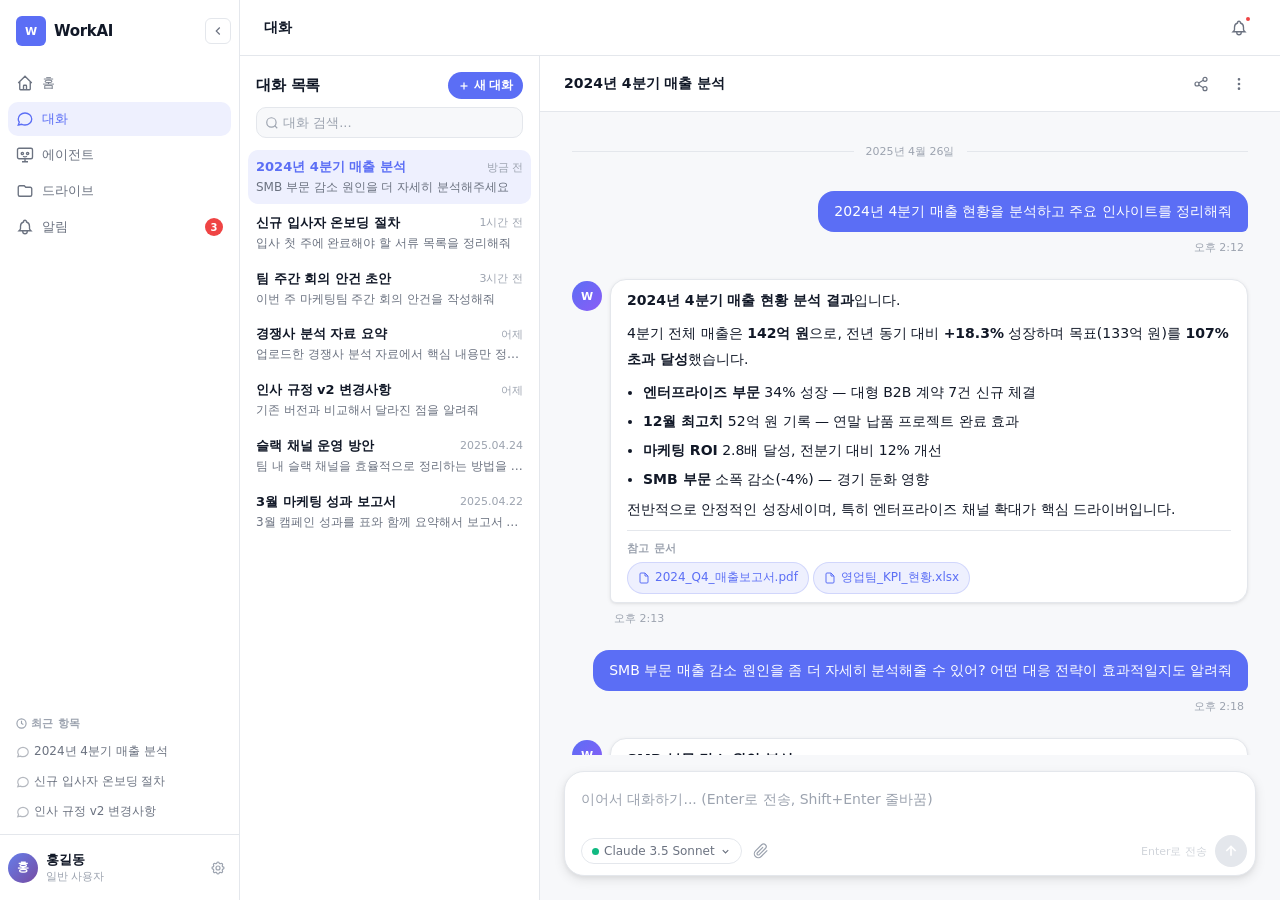
<file: chat.html>
<!DOCTYPE html>
<html lang="ko">
<head>
  <meta charset="UTF-8">
  <meta name="viewport" content="width=1280">
  <title>WorkAI — 대화</title>
  <link rel="stylesheet" href="css/tokens.css">
  <link rel="stylesheet" href="css/layout.css">
  <link rel="stylesheet" href="css/components.css">
</head>
<body>

<div class="app">

  <!-- ══════════════════════════════════════════
       SIDEBAR
  ═══════════════════════════════════════════ -->
  <aside class="sidebar" id="sidebar">

    <div class="sidebar__header">
      <a class="sidebar__logo" href="index.html">
        <div class="sidebar__logo-icon">W</div>
        <span class="sidebar__logo-text">WorkAI</span>
      </a>
      <button class="sidebar__toggle" id="sidebarToggle" title="메뉴 접기">
        <svg width="14" height="14" viewBox="0 0 24 24" fill="none" stroke="currentColor" stroke-width="2">
          <polyline points="15 18 9 12 15 6"/>
        </svg>
      </button>
    </div>

    <nav class="sidebar__nav">
      <ul class="nav-list">

        <li class="nav-item">
          <a href="index.html" class="nav-link">
            <span class="nav-link__icon">
              <svg width="18" height="18" viewBox="0 0 24 24" fill="none" stroke="currentColor" stroke-width="1.8">
                <path d="M3 12l2-2m0 0l7-7 7 7M5 10v10a1 1 0 001 1h3m10-11l2 2m-2-2v10a1 1 0 01-1 1h-3m-6 0a1 1 0 001-1v-4a1 1 0 011-1h2a1 1 0 011 1v4a1 1 0 001 1m-6 0h6"/>
              </svg>
            </span>
            <span class="nav-link__label">홈</span>
          </a>
        </li>

        <li class="nav-item nav-item--active">
          <a href="chat.html" class="nav-link">
            <span class="nav-link__icon">
              <svg width="18" height="18" viewBox="0 0 24 24" fill="none" stroke="currentColor" stroke-width="1.8">
                <path d="M8 12h.01M12 12h.01M16 12h.01M21 12c0 4.418-4.03 8-9 8a9.863 9.863 0 01-4.255-.949L3 20l1.395-3.72C3.512 15.042 3 13.574 3 12c0-4.418 4.03-8 9-8s9 3.582 9 8z"/>
              </svg>
            </span>
            <span class="nav-link__label">대화</span>
          </a>
        </li>

        <li class="nav-item">
          <a href="agent.html" class="nav-link">
            <span class="nav-link__icon">
              <svg width="18" height="18" viewBox="0 0 24 24" fill="none" stroke="currentColor" stroke-width="1.8">
                <rect x="2" y="3" width="20" height="14" rx="2"/>
                <path d="M8 21h8M12 17v4"/>
                <circle cx="8.5" cy="10" r="1.5"/>
                <circle cx="15.5" cy="10" r="1.5"/>
                <path d="M9.5 13.5s1 1 2.5 1 2.5-1 2.5-1"/>
              </svg>
            </span>
            <span class="nav-link__label">에이전트</span>
          </a>
        </li>

        <li class="nav-item">
          <a href="drive.html" class="nav-link">
            <span class="nav-link__icon">
              <svg width="18" height="18" viewBox="0 0 24 24" fill="none" stroke="currentColor" stroke-width="1.8">
                <path d="M3 7v10a2 2 0 002 2h14a2 2 0 002-2V9a2 2 0 00-2-2h-6l-2-2H5a2 2 0 00-2 2z"/>
              </svg>
            </span>
            <span class="nav-link__label">드라이브</span>
          </a>
        </li>

        <li class="nav-item">
          <a href="#" class="nav-link" data-wip>
            <span class="nav-link__icon">
              <svg width="18" height="18" viewBox="0 0 24 24" fill="none" stroke="currentColor" stroke-width="1.8">
                <path d="M15 17h5l-1.405-1.405A2.032 2.032 0 0118 14.158V11a6.002 6.002 0 00-4-5.659V5a2 2 0 10-4 0v.341C7.67 6.165 6 8.388 6 11v3.159c0 .538-.214 1.055-.595 1.436L4 17h5m6 0v1a3 3 0 11-6 0v-1m6 0H9"/>
              </svg>
            </span>
            <span class="nav-link__label">알림</span>
            <span class="nav-link__badge">3</span>
          </a>
        </li>

      </ul>
    </nav>

    <!-- SNB -->
    <div class="sidebar__snb">

      <!-- 즐겨찾기 — 고정 항목 있을 때만 표시 -->
      <div class="snb-section" id="favorites-section" style="display:none">
        <div class="snb-section__header">
          <svg width="11" height="11" viewBox="0 0 24 24" fill="none" stroke="currentColor" stroke-width="2.5">
            <polygon points="12 2 15.09 8.26 22 9.27 17 14.14 18.18 21.02 12 17.77 5.82 21.02 7 14.14 2 9.27 8.91 8.26 12 2"/>
          </svg>
          <span class="snb-section__header-text">즐겨찾기</span>
        </div>
        <ul class="recent-list" id="favorites-list"></ul>
      </div>

      <!-- 최근 항목 -->
      <div class="snb-section">
        <div class="snb-section__header">
          <svg width="11" height="11" viewBox="0 0 24 24" fill="none" stroke="currentColor" stroke-width="2.5">
            <circle cx="12" cy="12" r="10"/>
            <polyline points="12 6 12 12 16 14"/>
          </svg>
          <span class="snb-section__header-text">최근 항목</span>
        </div>
        <ul class="recent-list">
          <li>
            <a class="recent-item" href="#" onclick="selectConvById('conv-1'); return false;">
              <svg class="recent-item__icon" viewBox="0 0 24 24" fill="none" stroke="currentColor" stroke-width="2">
                <path d="M8 12h.01M12 12h.01M16 12h.01M21 12c0 4.418-4.03 8-9 8a9.863 9.863 0 01-4.255-.949L3 20l1.395-3.72C3.512 15.042 3 13.574 3 12c0-4.418 4.03-8 9-8s9 3.582 9 8z"/>
              </svg>
              <span class="recent-item__label">2024년 4분기 매출 분석</span>
            </a>
          </li>
          <li>
            <a class="recent-item" href="#" onclick="selectConvById('conv-2'); return false;">
              <svg class="recent-item__icon" viewBox="0 0 24 24" fill="none" stroke="currentColor" stroke-width="2">
                <path d="M8 12h.01M12 12h.01M16 12h.01M21 12c0 4.418-4.03 8-9 8a9.863 9.863 0 01-4.255-.949L3 20l1.395-3.72C3.512 15.042 3 13.574 3 12c0-4.418 4.03-8 9-8s9 3.582 9 8z"/>
              </svg>
              <span class="recent-item__label">신규 입사자 온보딩 절차</span>
            </a>
          </li>
          <li>
            <a class="recent-item" href="#" onclick="selectConvById('conv-5'); return false;">
              <svg class="recent-item__icon" viewBox="0 0 24 24" fill="none" stroke="currentColor" stroke-width="2">
                <path d="M8 12h.01M12 12h.01M16 12h.01M21 12c0 4.418-4.03 8-9 8a9.863 9.863 0 01-4.255-.949L3 20l1.395-3.72C3.512 15.042 3 13.574 3 12c0-4.418 4.03-8 9-8s9 3.582 9 8z"/>
              </svg>
              <span class="recent-item__label">인사 규정 v2 변경사항</span>
            </a>
          </li>
        </ul>
      </div>

    </div>

    <!-- User -->
    <div class="sidebar__user">
      <div class="user-profile">
        <div class="user-avatar">홍</div>
        <div class="user-info">
          <span class="user-name">홍길동</span>
          <span class="user-role">일반 사용자</span>
        </div>
      </div>
      <button class="user-settings-btn" title="설정" data-wip>
        <svg width="16" height="16" viewBox="0 0 24 24" fill="none" stroke="currentColor" stroke-width="1.8">
          <path d="M10.325 4.317c.426-1.756 2.924-1.756 3.35 0a1.724 1.724 0 002.573 1.066c1.543-.94 3.31.826 2.37 2.37a1.724 1.724 0 001.065 2.572c1.756.426 1.756 2.924 0 3.35a1.724 1.724 0 00-1.066 2.573c.94 1.543-.826 3.31-2.37 2.37a1.724 1.724 0 00-2.572 1.065c-.426 1.756-2.924 1.756-3.35 0a1.724 1.724 0 00-2.573-1.066c-1.543.94-3.31-.826-2.37-2.37a1.724 1.724 0 00-1.065-2.572c-1.756-.426-1.756-2.924 0-3.35a1.724 1.724 0 001.066-2.573c-.94-1.543.826-3.31 2.37-2.37.996.608 2.296.07 2.572-1.065z"/>
          <circle cx="12" cy="12" r="3"/>
        </svg>
      </button>
    </div>

  </aside>


  <!-- ══════════════════════════════════════════
       MAIN
  ═══════════════════════════════════════════ -->
  <main class="main">

    <!-- Topbar -->
    <div class="main__topbar">
      <div class="topbar__left">
        <span class="topbar__title">대화</span>
      </div>
      <div class="topbar__right">
        <button class="topbar__icon-btn" title="알림" data-wip>
          <svg width="18" height="18" viewBox="0 0 24 24" fill="none" stroke="currentColor" stroke-width="1.8">
            <path d="M15 17h5l-1.405-1.405A2.032 2.032 0 0118 14.158V11a6.002 6.002 0 00-4-5.659V5a2 2 0 10-4 0v.341C7.67 6.165 6 8.388 6 11v3.159c0 .538-.214 1.055-.595 1.436L4 17h5m6 0v1a3 3 0 11-6 0v-1m6 0H9"/>
          </svg>
          <span class="topbar__badge"></span>
        </button>
      </div>
    </div>

    <!-- Body: two-panel -->
    <div class="main__body">

      <!-- ─────────────────────────────────────
           LEFT PANEL — Conversation list
      ──────────────────────────────────────── -->
      <div class="conv-list-panel">

        <div class="conv-list-panel__header">
          <span class="conv-list-panel__title">대화 목록</span>
          <button class="conv-new-btn" onclick="showNewChatEmpty()">
            <svg width="12" height="12" viewBox="0 0 24 24" fill="none" stroke="currentColor" stroke-width="2.5">
              <line x1="12" y1="5" x2="12" y2="19"/><line x1="5" y1="12" x2="19" y2="12"/>
            </svg>
            새 대화
          </button>
        </div>

        <div class="conv-search-wrap">
          <div class="conv-search">
            <svg class="conv-search__icon" width="14" height="14" viewBox="0 0 24 24" fill="none" stroke="currentColor" stroke-width="2">
              <circle cx="11" cy="11" r="8"/><line x1="21" y1="21" x2="16.65" y2="16.65"/>
            </svg>
            <input class="conv-search__input" id="convSearch" placeholder="대화 검색..." oninput="filterConvs(this.value)">
          </div>
        </div>

        <div class="conv-list" id="convList">

          <!-- Item 1 — active -->
          <div class="conv-item conv-item--active" id="conv-1" onclick="selectConv(this)">
            <div class="conv-item__top">
              <span class="conv-item__title">2024년 4분기 매출 분석</span>
              <span class="conv-item__time">방금 전</span>
            </div>
            <div class="conv-item__preview">SMB 부문 감소 원인을 더 자세히 분석해주세요</div>
            <button class="conv-item__kebab" onclick="openKebab(event, this.closest('.conv-item'))" title="더보기">
              <svg width="14" height="14" viewBox="0 0 24 24" fill="none" stroke="currentColor" stroke-width="2">
                <circle cx="12" cy="5" r="1"/><circle cx="12" cy="12" r="1"/><circle cx="12" cy="19" r="1"/>
              </svg>
            </button>
          </div>

          <!-- Item 2 -->
          <div class="conv-item" id="conv-2" onclick="selectConv(this)">
            <div class="conv-item__top">
              <span class="conv-item__title">신규 입사자 온보딩 절차</span>
              <span class="conv-item__time">1시간 전</span>
            </div>
            <div class="conv-item__preview">입사 첫 주에 완료해야 할 서류 목록을 정리해줘</div>
            <button class="conv-item__kebab" onclick="openKebab(event, this.closest('.conv-item'))" title="더보기">
              <svg width="14" height="14" viewBox="0 0 24 24" fill="none" stroke="currentColor" stroke-width="2">
                <circle cx="12" cy="5" r="1"/><circle cx="12" cy="12" r="1"/><circle cx="12" cy="19" r="1"/>
              </svg>
            </button>
          </div>

          <!-- Item 3 -->
          <div class="conv-item" id="conv-3" onclick="selectConv(this)">
            <div class="conv-item__top">
              <span class="conv-item__title">팀 주간 회의 안건 초안</span>
              <span class="conv-item__time">3시간 전</span>
            </div>
            <div class="conv-item__preview">이번 주 마케팅팀 주간 회의 안건을 작성해줘</div>
            <button class="conv-item__kebab" onclick="openKebab(event, this.closest('.conv-item'))" title="더보기">
              <svg width="14" height="14" viewBox="0 0 24 24" fill="none" stroke="currentColor" stroke-width="2">
                <circle cx="12" cy="5" r="1"/><circle cx="12" cy="12" r="1"/><circle cx="12" cy="19" r="1"/>
              </svg>
            </button>
          </div>

          <!-- Item 4 -->
          <div class="conv-item" id="conv-4" onclick="selectConv(this)">
            <div class="conv-item__top">
              <span class="conv-item__title">경쟁사 분석 자료 요약</span>
              <span class="conv-item__time">어제</span>
            </div>
            <div class="conv-item__preview">업로드한 경쟁사 분석 자료에서 핵심 내용만 정리해줘</div>
            <button class="conv-item__kebab" onclick="openKebab(event, this.closest('.conv-item'))" title="더보기">
              <svg width="14" height="14" viewBox="0 0 24 24" fill="none" stroke="currentColor" stroke-width="2">
                <circle cx="12" cy="5" r="1"/><circle cx="12" cy="12" r="1"/><circle cx="12" cy="19" r="1"/>
              </svg>
            </button>
          </div>

          <!-- Item 5 -->
          <div class="conv-item" id="conv-5" onclick="selectConv(this)">
            <div class="conv-item__top">
              <span class="conv-item__title">인사 규정 v2 변경사항</span>
              <span class="conv-item__time">어제</span>
            </div>
            <div class="conv-item__preview">기존 버전과 비교해서 달라진 점을 알려줘</div>
            <button class="conv-item__kebab" onclick="openKebab(event, this.closest('.conv-item'))" title="더보기">
              <svg width="14" height="14" viewBox="0 0 24 24" fill="none" stroke="currentColor" stroke-width="2">
                <circle cx="12" cy="5" r="1"/><circle cx="12" cy="12" r="1"/><circle cx="12" cy="19" r="1"/>
              </svg>
            </button>
          </div>

          <!-- Item 6 -->
          <div class="conv-item" id="conv-6" onclick="selectConv(this)">
            <div class="conv-item__top">
              <span class="conv-item__title">슬랙 채널 운영 방안</span>
              <span class="conv-item__time">2025.04.24</span>
            </div>
            <div class="conv-item__preview">팀 내 슬랙 채널을 효율적으로 정리하는 방법을 제안해줘</div>
            <button class="conv-item__kebab" onclick="openKebab(event, this.closest('.conv-item'))" title="더보기">
              <svg width="14" height="14" viewBox="0 0 24 24" fill="none" stroke="currentColor" stroke-width="2">
                <circle cx="12" cy="5" r="1"/><circle cx="12" cy="12" r="1"/><circle cx="12" cy="19" r="1"/>
              </svg>
            </button>
          </div>

          <!-- Item 7 -->
          <div class="conv-item" id="conv-7" onclick="selectConv(this)">
            <div class="conv-item__top">
              <span class="conv-item__title">3월 마케팅 성과 보고서</span>
              <span class="conv-item__time">2025.04.22</span>
            </div>
            <div class="conv-item__preview">3월 캠페인 성과를 표와 함께 요약해서 보고서 형식으로 작성해줘</div>
            <button class="conv-item__kebab" onclick="openKebab(event, this.closest('.conv-item'))" title="더보기">
              <svg width="14" height="14" viewBox="0 0 24 24" fill="none" stroke="currentColor" stroke-width="2">
                <circle cx="12" cy="5" r="1"/><circle cx="12" cy="12" r="1"/><circle cx="12" cy="19" r="1"/>
              </svg>
            </button>
          </div>

          <!-- Empty search result (hidden by default) -->
          <div class="conv-detail-empty" id="convEmptySearch" style="display:none; padding: 32px 16px;">
            <div class="conv-detail-empty__icon">
              <svg width="22" height="22" viewBox="0 0 24 24" fill="none" stroke="currentColor" stroke-width="1.5">
                <circle cx="11" cy="11" r="8"/><line x1="21" y1="21" x2="16.65" y2="16.65"/>
              </svg>
            </div>
            <div class="conv-detail-empty__title" style="font-size:13px">검색 결과 없음</div>
            <div class="conv-detail-empty__desc" style="font-size:12px">다른 키워드로 검색해보세요</div>
          </div>

        </div><!-- /conv-list -->

      </div><!-- /conv-list-panel -->


      <!-- ─────────────────────────────────────
           RIGHT PANEL — Conversation detail
      ──────────────────────────────────────── -->
      <div class="conv-detail-panel">

        <!-- Empty state (no conversation selected) — hidden by default -->
        <div class="conv-detail-empty" id="detail-empty" style="display:none">
          <div class="conv-detail-empty__icon">
            <svg width="24" height="24" viewBox="0 0 24 24" fill="none" stroke="currentColor" stroke-width="1.5">
              <path d="M8 12h.01M12 12h.01M16 12h.01M21 12c0 4.418-4.03 8-9 8a9.863 9.863 0 01-4.255-.949L3 20l1.395-3.72C3.512 15.042 3 13.574 3 12c0-4.418 4.03-8 9-8s9 3.582 9 8z"/>
            </svg>
          </div>
          <div class="conv-detail-empty__title">대화를 선택하세요</div>
          <div class="conv-detail-empty__desc">왼쪽 목록에서 대화를 선택하거나<br>새 대화를 시작하세요</div>
          <button class="conv-new-btn" style="margin-top:8px" onclick="showNewChatEmpty()">
            <svg width="12" height="12" viewBox="0 0 24 24" fill="none" stroke="currentColor" stroke-width="2.5">
              <line x1="12" y1="5" x2="12" y2="19"/><line x1="5" y1="12" x2="19" y2="12"/>
            </svg>
            새 대화 시작
          </button>
        </div>

        <!-- New chat empty input state -->
        <div id="detail-new" style="display:none; flex:1; flex-direction:column; align-items:center; justify-content:center; gap:24px; padding:40px;">
          <div style="text-align:center">
            <div style="font-size:22px; font-weight:700; color:var(--color-text-primary); margin-bottom:6px">새 대화</div>
            <div style="font-size:14px; color:var(--color-text-secondary)">무엇을 도와드릴까요?</div>
          </div>
          <div class="chat-input" style="max-width:600px; width:100%">
            <textarea class="chat-input__textarea" id="newChatTextarea" placeholder="질문을 입력하세요..." rows="1"
              oninput="this.style.height='auto'; this.style.height=Math.min(this.scrollHeight,160)+'px'; document.getElementById('newChatSendBtn').disabled=this.value.trim().length===0"
              onkeydown="if(event.key==='Enter'&&!event.shiftKey){event.preventDefault();startNewConv();}"></textarea>
            <div class="chat-input__bottom">
              <div class="chat-input__left">
                <button class="model-selector" id="modelSelectorBtn" onclick="toggleModelDropdown()">
                  <span class="model-selector__dot"></span>
                  <span id="modelLabel">Claude 3.5 Sonnet</span>
                  <svg width="11" height="11" viewBox="0 0 24 24" fill="none" stroke="currentColor" stroke-width="2.5">
                    <polyline points="6 9 12 15 18 9"/>
                  </svg>
                </button>
              </div>
              <div class="chat-input__right">
                <button class="send-btn" id="newChatSendBtn" disabled onclick="startNewConv()">
                  <svg width="16" height="16" viewBox="0 0 24 24" fill="none" stroke="currentColor" stroke-width="2.5">
                    <line x1="12" y1="19" x2="12" y2="5"/><polyline points="5 12 12 5 19 12"/>
                  </svg>
                </button>
              </div>
            </div>
          </div>
        </div>

        <!-- Conversation detail content (default: conv-1 shown) -->
        <div id="detail-conv" style="display:flex; flex:1; flex-direction:column; overflow:hidden;">

          <!-- Header -->
          <div class="conv-detail-header">
            <span class="conv-detail-header__title" id="conv-detail-title">2024년 4분기 매출 분석</span>
            <div class="conv-detail-header__actions">
              <button class="topbar__icon-btn" title="대화 공유" data-wip>
                <svg width="16" height="16" viewBox="0 0 24 24" fill="none" stroke="currentColor" stroke-width="1.8">
                  <circle cx="18" cy="5" r="3"/><circle cx="6" cy="12" r="3"/><circle cx="18" cy="19" r="3"/>
                  <line x1="8.59" y1="13.51" x2="15.42" y2="17.49"/><line x1="15.41" y1="6.51" x2="8.59" y2="10.49"/>
                </svg>
              </button>
              <button class="topbar__icon-btn" title="더보기" onclick="openKebabDetail(event)">
                <svg width="16" height="16" viewBox="0 0 24 24" fill="none" stroke="currentColor" stroke-width="2">
                  <circle cx="12" cy="5" r="1"/><circle cx="12" cy="12" r="1"/><circle cx="12" cy="19" r="1"/>
                </svg>
              </button>
            </div>
          </div>

          <!-- Thread -->
          <div class="chat-thread" id="conv-thread">

            <div class="conv-date-sep">
              <span class="conv-date-sep__label">2025년 4월 26일</span>
            </div>

            <!-- Turn 1: User -->
            <div class="message message--user">
              <div class="message__bubble">
                <div class="message__content">2024년 4분기 매출 현황을 분석하고 주요 인사이트를 정리해줘</div>
                <span class="message__meta">오후 2:12</span>
              </div>
            </div>

            <!-- Turn 1: AI -->
            <div class="message message--ai">
              <div class="message__avatar">W</div>
              <div class="message__bubble">
                <div class="message__content">
                  <p><strong>2024년 4분기 매출 현황 분석 결과</strong>입니다.</p>
                  <p>4분기 전체 매출은 <strong>142억 원</strong>으로, 전년 동기 대비 <strong>+18.3%</strong> 성장하며 목표(133억 원)를 <strong>107% 초과 달성</strong>했습니다.</p>
                  <ul>
                    <li><strong>엔터프라이즈 부문</strong> 34% 성장 — 대형 B2B 계약 7건 신규 체결</li>
                    <li><strong>12월 최고치</strong> 52억 원 기록 — 연말 납품 프로젝트 완료 효과</li>
                    <li><strong>마케팅 ROI</strong> 2.8배 달성, 전분기 대비 12% 개선</li>
                    <li><strong>SMB 부문</strong> 소폭 감소(-4%) — 경기 둔화 영향</li>
                  </ul>
                  <p>전반적으로 안정적인 성장세이며, 특히 엔터프라이즈 채널 확대가 핵심 드라이버입니다.</p>
                  <div class="message__sources">
                    <span class="sources__label">참고 문서</span>
                    <div class="sources__list">
                      <span class="source-chip">
                        <svg width="12" height="12" viewBox="0 0 24 24" fill="none" stroke="currentColor" stroke-width="2">
                          <path d="M14 2H6a2 2 0 00-2 2v16a2 2 0 002 2h12a2 2 0 002-2V8z"/><polyline points="14 2 14 8 20 8"/>
                        </svg>
                        2024_Q4_매출보고서.pdf
                      </span>
                      <span class="source-chip">
                        <svg width="12" height="12" viewBox="0 0 24 24" fill="none" stroke="currentColor" stroke-width="2">
                          <path d="M14 2H6a2 2 0 00-2 2v16a2 2 0 002 2h12a2 2 0 002-2V8z"/><polyline points="14 2 14 8 20 8"/>
                        </svg>
                        영업팀_KPI_현황.xlsx
                      </span>
                    </div>
                  </div>
                </div>
                <span class="message__meta">오후 2:13</span>
              </div>
            </div>

            <!-- Turn 2: User -->
            <div class="message message--user">
              <div class="message__bubble">
                <div class="message__content">SMB 부문 매출 감소 원인을 좀 더 자세히 분석해줄 수 있어? 어떤 대응 전략이 효과적일지도 알려줘</div>
                <span class="message__meta">오후 2:18</span>
              </div>
            </div>

            <!-- Turn 2: AI -->
            <div class="message message--ai">
              <div class="message__avatar">W</div>
              <div class="message__bubble">
                <div class="message__content">
                  <p><strong>SMB 부문 감소 원인 분석</strong></p>
                  <p>업로드하신 문서와 데이터를 기반으로 분석한 결과, 주요 원인은 다음과 같습니다.</p>
                  <ul>
                    <li><strong>거시경제 영향</strong>: 중소기업 IT 예산 동결 기조 확산. 업계 평균 SMB 감소폭(-7%)보다는 양호한 수준</li>
                    <li><strong>경쟁 심화</strong>: 저가형 SaaS 경쟁 제품 유입으로 가격 민감도 높은 고객 이탈</li>
                    <li><strong>온보딩 이탈</strong>: 신규 SMB 고객 중 90일 내 이탈률이 전년 대비 8%p 상승</li>
                  </ul>
                  <p><strong>권장 대응 전략</strong></p>
                  <ul>
                    <li>SMB 전용 요금제 개편 — 기능 단위 구독 모델 도입 검토</li>
                    <li>온보딩 CS 강화 — 첫 30일 전담 매니저 배정 파일럿</li>
                    <li>사용량 기반 리텐션 알림 자동화 (에이전트 활용 권장)</li>
                  </ul>
                  <div class="message__sources">
                    <span class="sources__label">참고 문서</span>
                    <div class="sources__list">
                      <span class="source-chip">
                        <svg width="12" height="12" viewBox="0 0 24 24" fill="none" stroke="currentColor" stroke-width="2">
                          <path d="M14 2H6a2 2 0 00-2 2v16a2 2 0 002 2h12a2 2 0 002-2V8z"/><polyline points="14 2 14 8 20 8"/>
                        </svg>
                        SMB_고객_이탈분석_Q4.pdf
                      </span>
                    </div>
                  </div>
                </div>
                <span class="message__meta">오후 2:19</span>
              </div>
            </div>

          </div><!-- /conv-thread -->

          <!-- Reply input -->
          <div class="conv-reply-input">
            <div class="chat-input">
              <textarea class="chat-input__textarea" id="replyTextarea"
                placeholder="이어서 대화하기... (Enter로 전송, Shift+Enter 줄바꿈)" rows="1"></textarea>
              <div class="chat-input__bottom">
                <div class="chat-input__left">
                  <button class="model-selector" id="modelSelectorBtn" onclick="toggleModelDropdown()">
                    <span class="model-selector__dot"></span>
                    <span id="modelLabel">Claude 3.5 Sonnet</span>
                    <svg width="11" height="11" viewBox="0 0 24 24" fill="none" stroke="currentColor" stroke-width="2.5">
                      <polyline points="6 9 12 15 18 9"/>
                    </svg>
                  </button>
                  <button class="attach-btn" title="파일 첨부">
                    <svg width="16" height="16" viewBox="0 0 24 24" fill="none" stroke="currentColor" stroke-width="1.8">
                      <path d="M21.44 11.05l-9.19 9.19a6 6 0 01-8.49-8.49l9.19-9.19a4 4 0 015.66 5.66l-9.2 9.19a2 2 0 01-2.83-2.83l8.49-8.48"/>
                    </svg>
                  </button>
                </div>
                <div class="chat-input__right">
                  <span class="input-hint">Enter로 전송</span>
                  <button class="send-btn" id="replySendBtn" disabled onclick="sendReply()">
                    <svg width="16" height="16" viewBox="0 0 24 24" fill="none" stroke="currentColor" stroke-width="2.5">
                      <line x1="12" y1="19" x2="12" y2="5"/><polyline points="5 12 12 5 19 12"/>
                    </svg>
                  </button>
                </div>
              </div>
            </div>
          </div>

        </div><!-- /detail-conv -->

      </div><!-- /conv-detail-panel -->

    </div><!-- /main__body -->

  </main>

</div><!-- /app -->

<script src="js/common.js"></script>
<script>
// ── Chat page local logic ─────────────────────────────────────────

// Conversation titles map
const convTitles = {
  'conv-1': '2024년 4분기 매출 분석',
  'conv-2': '신규 입사자 온보딩 절차',
  'conv-3': '팀 주간 회의 안건 초안',
  'conv-4': '경쟁사 분석 자료 요약',
  'conv-5': '인사 규정 v2 변경사항',
  'conv-6': '슬랙 채널 운영 방안',
  'conv-7': '3월 마케팅 성과 보고서',
};

function selectConv(el) {
  // Update active state in list
  document.querySelectorAll('.conv-item').forEach(i => i.classList.remove('conv-item--active'));
  el.classList.add('conv-item--active');

  // Update detail panel title
  const titleEl = document.getElementById('conv-detail-title');
  if (titleEl) titleEl.textContent = convTitles[el.id] || '대화';

  // Show conv detail, hide others
  document.getElementById('detail-empty').style.display = 'none';
  document.getElementById('detail-new').style.display = 'none';
  document.getElementById('detail-conv').style.display = 'flex';
}

function selectConvById(id) {
  const el = document.getElementById(id);
  if (el) selectConv(el);
}

function showNewChatEmpty() {
  document.querySelectorAll('.conv-item').forEach(i => i.classList.remove('conv-item--active'));
  document.getElementById('detail-empty').style.display = 'none';
  document.getElementById('detail-conv').style.display = 'none';
  document.getElementById('detail-new').style.display = 'flex';
  setTimeout(() => {
    const ta = document.getElementById('newChatTextarea');
    if (ta) ta.focus();
  }, 50);
}

function startNewConv() {
  const ta = document.getElementById('newChatTextarea');
  if (!ta || ta.value.trim() === '') return;
  // Switch to detail view with new conversation
  document.getElementById('detail-new').style.display = 'none';
  document.getElementById('detail-conv').style.display = 'flex';
  const titleEl = document.getElementById('conv-detail-title');
  if (titleEl) titleEl.textContent = ta.value.trim().slice(0, 30) + (ta.value.length > 30 ? '...' : '');

  // Clear thread and add user message + loading
  const thread = document.getElementById('conv-thread');
  if (thread) {
    thread.innerHTML = '';
    const userMsg = document.createElement('div');
    userMsg.className = 'message message--user';
    userMsg.innerHTML = `
      <div class="message__bubble">
        <div class="message__content">${escapeHtml(ta.value.trim())}</div>
        <span class="message__meta">방금 전</span>
      </div>`;
    thread.appendChild(userMsg);

    const loading = document.createElement('div');
    loading.className = 'message message--ai';
    loading.id = 'newConvLoading';
    loading.innerHTML = `
      <div class="message__avatar">W</div>
      <div class="message__bubble">
        <div class="message__content">
          <div class="typing-indicator"><span></span><span></span><span></span></div>
        </div>
      </div>`;
    thread.appendChild(loading);
    thread.scrollTop = thread.scrollHeight;
  }

  ta.value = '';
  setTimeout(() => {
    const l = document.getElementById('newConvLoading');
    if (l) l.remove();
    const thread = document.getElementById('conv-thread');
    if (!thread) return;
    const ai = document.createElement('div');
    ai.className = 'message message--ai';
    ai.innerHTML = `
      <div class="message__avatar">W</div>
      <div class="message__bubble">
        <div class="message__content">
          <p>안녕하세요! 요청하신 내용을 바탕으로 도움을 드리겠습니다. 업로드된 사내 문서를 검색하여 정확한 정보를 제공해 드릴게요.</p>
          <p>추가로 알고 싶은 내용이 있으시면 말씀해 주세요.</p>
        </div>
        <span class="message__meta">방금 전</span>
      </div>`;
    thread.appendChild(ai);
    thread.scrollTop = thread.scrollHeight;
  }, 2000);
}

function openKebabDetail(e) {
  openKebab(e, null);
}

// Search filter
function filterConvs(query) {
  const items = document.querySelectorAll('.conv-item');
  const emptyEl = document.getElementById('convEmptySearch');
  const q = query.trim().toLowerCase();
  let visible = 0;

  items.forEach(item => {
    const title   = item.querySelector('.conv-item__title')?.textContent.toLowerCase() || '';
    const preview = item.querySelector('.conv-item__preview')?.textContent.toLowerCase() || '';
    const match   = !q || title.includes(q) || preview.includes(q);
    item.style.display = match ? '' : 'none';
    if (match) visible++;
  });

  if (emptyEl) emptyEl.style.display = (q && visible === 0) ? 'flex' : 'none';
}
</script>
</body>
</html>
</file>
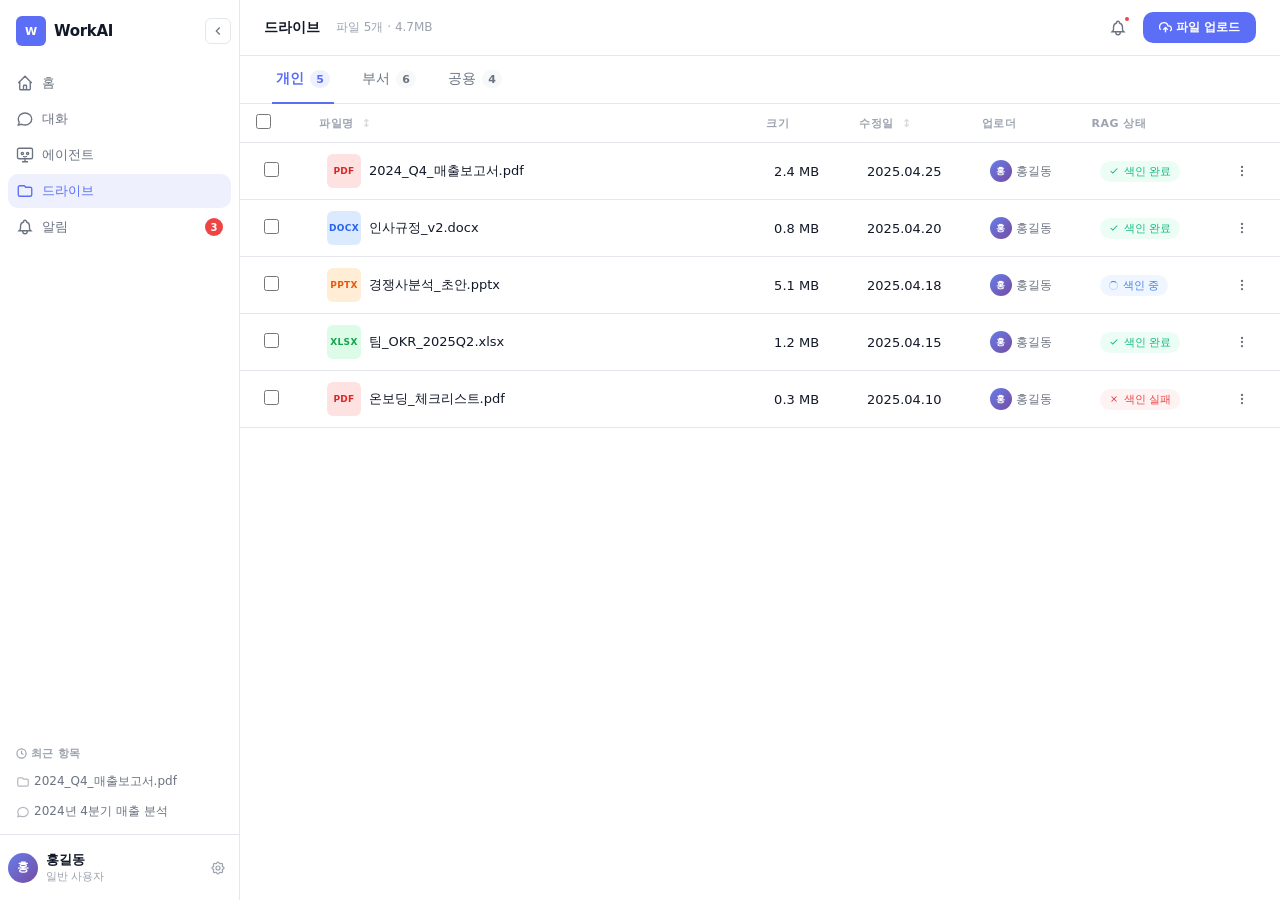
<file: drive.html>
<!DOCTYPE html>
<html lang="ko">
<head>
  <meta charset="UTF-8">
  <meta name="viewport" content="width=1280">
  <title>WorkAI — 드라이브</title>
  <link rel="stylesheet" href="css/tokens.css">
  <link rel="stylesheet" href="css/layout.css">
  <link rel="stylesheet" href="css/components.css">
</head>
<body>

<div class="app">

  <!-- ══════════════════════════════════════════
       SIDEBAR
  ═══════════════════════════════════════════ -->
  <aside class="sidebar" id="sidebar">
    <div class="sidebar__header">
      <a class="sidebar__logo" href="index.html">
        <div class="sidebar__logo-icon">W</div>
        <span class="sidebar__logo-text">WorkAI</span>
      </a>
      <button class="sidebar__toggle" id="sidebarToggle" title="메뉴 접기">
        <svg width="14" height="14" viewBox="0 0 24 24" fill="none" stroke="currentColor" stroke-width="2"><polyline points="15 18 9 12 15 6"/></svg>
      </button>
    </div>

    <nav class="sidebar__nav">
      <ul class="nav-list">
        <li class="nav-item">
          <a href="index.html" class="nav-link">
            <span class="nav-link__icon"><svg width="18" height="18" viewBox="0 0 24 24" fill="none" stroke="currentColor" stroke-width="1.8"><path d="M3 12l2-2m0 0l7-7 7 7M5 10v10a1 1 0 001 1h3m10-11l2 2m-2-2v10a1 1 0 01-1 1h-3m-6 0a1 1 0 001-1v-4a1 1 0 011-1h2a1 1 0 011 1v4a1 1 0 001 1m-6 0h6"/></svg></span>
            <span class="nav-link__label">홈</span>
          </a>
        </li>
        <li class="nav-item">
          <a href="chat.html" class="nav-link">
            <span class="nav-link__icon"><svg width="18" height="18" viewBox="0 0 24 24" fill="none" stroke="currentColor" stroke-width="1.8"><path d="M8 12h.01M12 12h.01M16 12h.01M21 12c0 4.418-4.03 8-9 8a9.863 9.863 0 01-4.255-.949L3 20l1.395-3.72C3.512 15.042 3 13.574 3 12c0-4.418 4.03-8 9-8s9 3.582 9 8z"/></svg></span>
            <span class="nav-link__label">대화</span>
          </a>
        </li>
        <li class="nav-item">
          <a href="agent.html" class="nav-link">
            <span class="nav-link__icon"><svg width="18" height="18" viewBox="0 0 24 24" fill="none" stroke="currentColor" stroke-width="1.8"><rect x="2" y="3" width="20" height="14" rx="2"/><path d="M8 21h8M12 17v4"/><circle cx="8.5" cy="10" r="1.5"/><circle cx="15.5" cy="10" r="1.5"/><path d="M9.5 13.5s1 1 2.5 1 2.5-1 2.5-1"/></svg></span>
            <span class="nav-link__label">에이전트</span>
          </a>
        </li>
        <li class="nav-item nav-item--active">
          <a href="drive.html" class="nav-link">
            <span class="nav-link__icon"><svg width="18" height="18" viewBox="0 0 24 24" fill="none" stroke="currentColor" stroke-width="1.8"><path d="M3 7v10a2 2 0 002 2h14a2 2 0 002-2V9a2 2 0 00-2-2h-6l-2-2H5a2 2 0 00-2 2z"/></svg></span>
            <span class="nav-link__label">드라이브</span>
          </a>
        </li>
        <li class="nav-item">
          <a href="#" class="nav-link" data-wip>
            <span class="nav-link__icon"><svg width="18" height="18" viewBox="0 0 24 24" fill="none" stroke="currentColor" stroke-width="1.8"><path d="M15 17h5l-1.405-1.405A2.032 2.032 0 0118 14.158V11a6.002 6.002 0 00-4-5.659V5a2 2 0 10-4 0v.341C7.67 6.165 6 8.388 6 11v3.159c0 .538-.214 1.055-.595 1.436L4 17h5m6 0v1a3 3 0 11-6 0v-1m6 0H9"/></svg></span>
            <span class="nav-link__label">알림</span>
            <span class="nav-link__badge">3</span>
          </a>
        </li>
      </ul>
    </nav>

    <div class="sidebar__snb">
      <div class="snb-section" id="favorites-section" style="display:none">
        <div class="snb-section__header">
          <svg width="11" height="11" viewBox="0 0 24 24" fill="none" stroke="currentColor" stroke-width="2.5"><polygon points="12 2 15.09 8.26 22 9.27 17 14.14 18.18 21.02 12 17.77 5.82 21.02 7 14.14 2 9.27 8.91 8.26 12 2"/></svg>
          <span class="snb-section__header-text">즐겨찾기</span>
        </div>
        <ul class="recent-list" id="favorites-list"></ul>
      </div>
      <div class="snb-section">
        <div class="snb-section__header">
          <svg width="11" height="11" viewBox="0 0 24 24" fill="none" stroke="currentColor" stroke-width="2.5"><circle cx="12" cy="12" r="10"/><polyline points="12 6 12 12 16 14"/></svg>
          <span class="snb-section__header-text">최근 항목</span>
        </div>
        <ul class="recent-list">
          <li><a class="recent-item" href="#" onclick="openFileViewer('2024_Q4_매출보고서.pdf','pdf','2.4MB','2025.04.25','홍길동','done'); return false;"><svg class="recent-item__icon" viewBox="0 0 24 24" fill="none" stroke="currentColor" stroke-width="2"><path d="M3 7v10a2 2 0 002 2h14a2 2 0 002-2V9a2 2 0 00-2-2h-6l-2-2H5a2 2 0 00-2 2z"/></svg><span class="recent-item__label">2024_Q4_매출보고서.pdf</span></a></li>
          <li><a class="recent-item" href="chat.html"><svg class="recent-item__icon" viewBox="0 0 24 24" fill="none" stroke="currentColor" stroke-width="2"><path d="M8 12h.01M12 12h.01M16 12h.01M21 12c0 4.418-4.03 8-9 8a9.863 9.863 0 01-4.255-.949L3 20l1.395-3.72C3.512 15.042 3 13.574 3 12c0-4.418 4.03-8 9-8s9 3.582 9 8z"/></svg><span class="recent-item__label">2024년 4분기 매출 분석</span></a></li>
        </ul>
      </div>
    </div>

    <div class="sidebar__user">
      <div class="user-profile">
        <div class="user-avatar">홍</div>
        <div class="user-info">
          <span class="user-name">홍길동</span>
          <span class="user-role">일반 사용자</span>
        </div>
      </div>
      <button class="user-settings-btn" title="설정" data-wip>
        <svg width="16" height="16" viewBox="0 0 24 24" fill="none" stroke="currentColor" stroke-width="1.8"><path d="M10.325 4.317c.426-1.756 2.924-1.756 3.35 0a1.724 1.724 0 002.573 1.066c1.543-.94 3.31.826 2.37 2.37a1.724 1.724 0 001.065 2.572c1.756.426 1.756 2.924 0 3.35a1.724 1.724 0 00-1.066 2.573c.94 1.543-.826 3.31-2.37 2.37a1.724 1.724 0 00-2.572 1.065c-.426 1.756-2.924 1.756-3.35 0a1.724 1.724 0 00-2.573-1.066c-1.543.94-3.31-.826-2.37-2.37a1.724 1.724 0 00-1.065-2.572c-1.756-.426-1.756-2.924 0-3.35a1.724 1.724 0 001.066-2.573c-.94-1.543.826-3.31 2.37-2.37.996.608 2.296.07 2.572-1.065z"/><circle cx="12" cy="12" r="3"/></svg>
      </button>
    </div>
  </aside>


  <!-- ══════════════════════════════════════════
       MAIN
  ═══════════════════════════════════════════ -->
  <main class="main">

    <!-- Topbar -->
    <div class="main__topbar">
      <div class="topbar__left">
        <span class="topbar__title">드라이브</span>
        <span class="drive-topbar-info" id="topbarInfo">파일 5개 · 4.7MB</span>
      </div>
      <div class="topbar__right">
        <button class="topbar__icon-btn" title="알림" data-wip>
          <svg width="18" height="18" viewBox="0 0 24 24" fill="none" stroke="currentColor" stroke-width="1.8"><path d="M15 17h5l-1.405-1.405A2.032 2.032 0 0118 14.158V11a6.002 6.002 0 00-4-5.659V5a2 2 0 10-4 0v.341C7.67 6.165 6 8.388 6 11v3.159c0 .538-.214 1.055-.595 1.436L4 17h5m6 0v1a3 3 0 11-6 0v-1m6 0H9"/></svg>
          <span class="topbar__badge"></span>
        </button>
        <!-- Upload button (visible only when tab has files) -->
        <button class="btn-primary" id="uploadBtn" onclick="triggerUpload()">
          <svg width="13" height="13" viewBox="0 0 24 24" fill="none" stroke="currentColor" stroke-width="2.5"><polyline points="16 16 12 12 8 16"/><line x1="12" y1="12" x2="12" y2="21"/><path d="M20.39 18.39A5 5 0 0018 9h-1.26A8 8 0 103 16.3"/></svg>
          파일 업로드
        </button>
        <input type="file" id="fileInput" multiple style="display:none" onchange="handleFileSelect(this)">
      </div>
    </div>

    <!-- Tab bar -->
    <div class="agent-tabbar">
      <div class="agent-tabs">
        <button class="agent-tab agent-tab--active" data-tab="personal" onclick="switchDriveTab('personal')">
          개인 <span class="tab-count" id="count-personal">5</span>
        </button>
        <button class="agent-tab" data-tab="team" onclick="switchDriveTab('team')">
          부서 <span class="tab-count" id="count-team">6</span>
        </button>
        <button class="agent-tab" data-tab="public" onclick="switchDriveTab('public')">
          공용 <span class="tab-count" id="count-public">4</span>
        </button>
      </div>
    </div>

    <!-- Tab panels -->
    <div class="main__body" style="flex-direction:column; overflow:hidden;">

      <!-- ─────────────────────────────────────
           TAB 1: 개인
      ──────────────────────────────────────── -->
      <div class="tab-panel tab-panel--active" id="tab-personal">
        <div class="drive-table-wrap">
          <table class="drive-table">
            <thead>
              <tr>
                <th class="col-check"><input type="checkbox" onchange="toggleAll(this)"></th>
                <th class="col-name">파일명 <span class="sort-icon">↕</span></th>
                <th class="col-size">크기</th>
                <th class="col-date">수정일 <span class="sort-icon">↕</span></th>
                <th class="col-user">업로더</th>
                <th class="col-rag">RAG 상태</th>
                <th class="col-action"></th>
              </tr>
            </thead>
            <tbody>
              <tr onclick="openFileViewer('2024_Q4_매출보고서.pdf','pdf','2.4MB','2025.04.25','홍길동','done')">
                <td class="col-check" onclick="event.stopPropagation()"><input type="checkbox"></td>
                <td class="col-name">
                  <div class="drive-file-name">
                    <span class="file-type-badge file-type-badge--pdf">PDF</span>
                    <span class="drive-file-name__text">2024_Q4_매출보고서.pdf</span>
                  </div>
                </td>
                <td>2.4 MB</td>
                <td>2025.04.25</td>
                <td><div class="drive-uploader"><div class="drive-uploader__avatar">홍</div>홍길동</div></td>
                <td><span class="rag-badge rag-badge--done"><svg width="10" height="10" viewBox="0 0 24 24" fill="none" stroke="currentColor" stroke-width="2.5"><polyline points="20 6 9 17 4 12"/></svg>색인 완료</span></td>
                <td class="col-action" onclick="event.stopPropagation()">
                  <button class="topbar__icon-btn" style="width:28px;height:28px" onclick="openDriveKebab(event,'2024_Q4_매출보고서.pdf')">
                    <svg width="14" height="14" viewBox="0 0 24 24" fill="none" stroke="currentColor" stroke-width="2"><circle cx="12" cy="5" r="1"/><circle cx="12" cy="12" r="1"/><circle cx="12" cy="19" r="1"/></svg>
                  </button>
                </td>
              </tr>
              <tr onclick="openFileViewer('인사규정_v2.docx','docx','0.8MB','2025.04.20','홍길동','done')">
                <td class="col-check" onclick="event.stopPropagation()"><input type="checkbox"></td>
                <td class="col-name">
                  <div class="drive-file-name">
                    <span class="file-type-badge file-type-badge--docx">DOCX</span>
                    <span class="drive-file-name__text">인사규정_v2.docx</span>
                  </div>
                </td>
                <td>0.8 MB</td>
                <td>2025.04.20</td>
                <td><div class="drive-uploader"><div class="drive-uploader__avatar">홍</div>홍길동</div></td>
                <td><span class="rag-badge rag-badge--done"><svg width="10" height="10" viewBox="0 0 24 24" fill="none" stroke="currentColor" stroke-width="2.5"><polyline points="20 6 9 17 4 12"/></svg>색인 완료</span></td>
                <td class="col-action" onclick="event.stopPropagation()">
                  <button class="topbar__icon-btn" style="width:28px;height:28px" onclick="openDriveKebab(event,'인사규정_v2.docx')">
                    <svg width="14" height="14" viewBox="0 0 24 24" fill="none" stroke="currentColor" stroke-width="2"><circle cx="12" cy="5" r="1"/><circle cx="12" cy="12" r="1"/><circle cx="12" cy="19" r="1"/></svg>
                  </button>
                </td>
              </tr>
              <tr onclick="openFileViewer('경쟁사분석_초안.pptx','pptx','5.1MB','2025.04.18','홍길동','indexing')">
                <td class="col-check" onclick="event.stopPropagation()"><input type="checkbox"></td>
                <td class="col-name">
                  <div class="drive-file-name">
                    <span class="file-type-badge file-type-badge--pptx">PPTX</span>
                    <span class="drive-file-name__text">경쟁사분석_초안.pptx</span>
                  </div>
                </td>
                <td>5.1 MB</td>
                <td>2025.04.18</td>
                <td><div class="drive-uploader"><div class="drive-uploader__avatar">홍</div>홍길동</div></td>
                <td><span class="rag-badge rag-badge--indexing"><span class="rag-spin"></span>색인 중</span></td>
                <td class="col-action" onclick="event.stopPropagation()">
                  <button class="topbar__icon-btn" style="width:28px;height:28px" onclick="openDriveKebab(event,'경쟁사분석_초안.pptx')">
                    <svg width="14" height="14" viewBox="0 0 24 24" fill="none" stroke="currentColor" stroke-width="2"><circle cx="12" cy="5" r="1"/><circle cx="12" cy="12" r="1"/><circle cx="12" cy="19" r="1"/></svg>
                  </button>
                </td>
              </tr>
              <tr onclick="openFileViewer('팀_OKR_2025Q2.xlsx','xlsx','1.2MB','2025.04.15','홍길동','done')">
                <td class="col-check" onclick="event.stopPropagation()"><input type="checkbox"></td>
                <td class="col-name">
                  <div class="drive-file-name">
                    <span class="file-type-badge file-type-badge--xlsx">XLSX</span>
                    <span class="drive-file-name__text">팀_OKR_2025Q2.xlsx</span>
                  </div>
                </td>
                <td>1.2 MB</td>
                <td>2025.04.15</td>
                <td><div class="drive-uploader"><div class="drive-uploader__avatar">홍</div>홍길동</div></td>
                <td><span class="rag-badge rag-badge--done"><svg width="10" height="10" viewBox="0 0 24 24" fill="none" stroke="currentColor" stroke-width="2.5"><polyline points="20 6 9 17 4 12"/></svg>색인 완료</span></td>
                <td class="col-action" onclick="event.stopPropagation()">
                  <button class="topbar__icon-btn" style="width:28px;height:28px" onclick="openDriveKebab(event,'팀_OKR_2025Q2.xlsx')">
                    <svg width="14" height="14" viewBox="0 0 24 24" fill="none" stroke="currentColor" stroke-width="2"><circle cx="12" cy="5" r="1"/><circle cx="12" cy="12" r="1"/><circle cx="12" cy="19" r="1"/></svg>
                  </button>
                </td>
              </tr>
              <tr onclick="openFileViewer('온보딩_체크리스트.pdf','pdf','0.3MB','2025.04.10','홍길동','failed')">
                <td class="col-check" onclick="event.stopPropagation()"><input type="checkbox"></td>
                <td class="col-name">
                  <div class="drive-file-name">
                    <span class="file-type-badge file-type-badge--pdf">PDF</span>
                    <span class="drive-file-name__text">온보딩_체크리스트.pdf</span>
                  </div>
                </td>
                <td>0.3 MB</td>
                <td>2025.04.10</td>
                <td><div class="drive-uploader"><div class="drive-uploader__avatar">홍</div>홍길동</div></td>
                <td><span class="rag-badge rag-badge--failed"><svg width="10" height="10" viewBox="0 0 24 24" fill="none" stroke="currentColor" stroke-width="2.5"><line x1="18" y1="6" x2="6" y2="18"/><line x1="6" y1="6" x2="18" y2="18"/></svg>색인 실패</span></td>
                <td class="col-action" onclick="event.stopPropagation()">
                  <button class="topbar__icon-btn" style="width:28px;height:28px" onclick="openDriveKebab(event,'온보딩_체크리스트.pdf')">
                    <svg width="14" height="14" viewBox="0 0 24 24" fill="none" stroke="currentColor" stroke-width="2"><circle cx="12" cy="5" r="1"/><circle cx="12" cy="12" r="1"/><circle cx="12" cy="19" r="1"/></svg>
                  </button>
                </td>
              </tr>
            </tbody>
          </table>
        </div>
      </div>

      <!-- ─────────────────────────────────────
           TAB 2: 부서
      ──────────────────────────────────────── -->
      <div class="tab-panel" id="tab-team" style="display:none">
        <div class="drive-table-wrap">
          <table class="drive-table">
            <thead>
              <tr>
                <th class="col-check"><input type="checkbox" onchange="toggleAll(this)"></th>
                <th class="col-name">파일명 <span class="sort-icon">↕</span></th>
                <th class="col-size">크기</th>
                <th class="col-date">수정일 <span class="sort-icon">↕</span></th>
                <th class="col-user">업로더</th>
                <th class="col-rag">RAG 상태</th>
                <th class="col-action"></th>
              </tr>
            </thead>
            <tbody>
              <tr onclick="openFileViewer('마케팅팀_전략보고서_2025.pdf','pdf','3.6MB','2025.04.24','김지수','done')">
                <td class="col-check" onclick="event.stopPropagation()"><input type="checkbox"></td>
                <td class="col-name"><div class="drive-file-name"><span class="file-type-badge file-type-badge--pdf">PDF</span><span class="drive-file-name__text">마케팅팀_전략보고서_2025.pdf</span></div></td>
                <td>3.6 MB</td><td>2025.04.24</td>
                <td><div class="drive-uploader"><div class="drive-uploader__avatar" style="background:linear-gradient(135deg,#F59E0B,#D97706)">김</div>김지수</div></td>
                <td><span class="rag-badge rag-badge--done"><svg width="10" height="10" viewBox="0 0 24 24" fill="none" stroke="currentColor" stroke-width="2.5"><polyline points="20 6 9 17 4 12"/></svg>색인 완료</span></td>
                <td class="col-action" onclick="event.stopPropagation()"><button class="topbar__icon-btn" style="width:28px;height:28px" onclick="openDriveKebab(event,'마케팅팀_전략보고서_2025.pdf')"><svg width="14" height="14" viewBox="0 0 24 24" fill="none" stroke="currentColor" stroke-width="2"><circle cx="12" cy="5" r="1"/><circle cx="12" cy="12" r="1"/><circle cx="12" cy="19" r="1"/></svg></button></td>
              </tr>
              <tr onclick="openFileViewer('캠페인_성과분석_Q1.xlsx','xlsx','2.1MB','2025.04.22','박민준','done')">
                <td class="col-check" onclick="event.stopPropagation()"><input type="checkbox"></td>
                <td class="col-name"><div class="drive-file-name"><span class="file-type-badge file-type-badge--xlsx">XLSX</span><span class="drive-file-name__text">캠페인_성과분석_Q1.xlsx</span></div></td>
                <td>2.1 MB</td><td>2025.04.22</td>
                <td><div class="drive-uploader"><div class="drive-uploader__avatar" style="background:linear-gradient(135deg,#10B981,#059669)">박</div>박민준</div></td>
                <td><span class="rag-badge rag-badge--done"><svg width="10" height="10" viewBox="0 0 24 24" fill="none" stroke="currentColor" stroke-width="2.5"><polyline points="20 6 9 17 4 12"/></svg>색인 완료</span></td>
                <td class="col-action" onclick="event.stopPropagation()"><button class="topbar__icon-btn" style="width:28px;height:28px" onclick="openDriveKebab(event,'캠페인_성과분석_Q1.xlsx')"><svg width="14" height="14" viewBox="0 0 24 24" fill="none" stroke="currentColor" stroke-width="2"><circle cx="12" cy="5" r="1"/><circle cx="12" cy="12" r="1"/><circle cx="12" cy="19" r="1"/></svg></button></td>
              </tr>
              <tr onclick="openFileViewer('브랜드_가이드라인_v3.pdf','pdf','8.3MB','2025.04.19','이소연','indexing')">
                <td class="col-check" onclick="event.stopPropagation()"><input type="checkbox"></td>
                <td class="col-name"><div class="drive-file-name"><span class="file-type-badge file-type-badge--pdf">PDF</span><span class="drive-file-name__text">브랜드_가이드라인_v3.pdf</span></div></td>
                <td>8.3 MB</td><td>2025.04.19</td>
                <td><div class="drive-uploader"><div class="drive-uploader__avatar" style="background:linear-gradient(135deg,#8B5CF6,#6D28D9)">이</div>이소연</div></td>
                <td><span class="rag-badge rag-badge--indexing"><span class="rag-spin"></span>색인 중</span></td>
                <td class="col-action" onclick="event.stopPropagation()"><button class="topbar__icon-btn" style="width:28px;height:28px" onclick="openDriveKebab(event,'브랜드_가이드라인_v3.pdf')"><svg width="14" height="14" viewBox="0 0 24 24" fill="none" stroke="currentColor" stroke-width="2"><circle cx="12" cy="5" r="1"/><circle cx="12" cy="12" r="1"/><circle cx="12" cy="19" r="1"/></svg></button></td>
              </tr>
              <tr onclick="openFileViewer('팀_회의록_4월.docx','docx','0.5MB','2025.04.18','홍길동','done')">
                <td class="col-check" onclick="event.stopPropagation()"><input type="checkbox"></td>
                <td class="col-name"><div class="drive-file-name"><span class="file-type-badge file-type-badge--docx">DOCX</span><span class="drive-file-name__text">팀_회의록_4월.docx</span></div></td>
                <td>0.5 MB</td><td>2025.04.18</td>
                <td><div class="drive-uploader"><div class="drive-uploader__avatar">홍</div>홍길동</div></td>
                <td><span class="rag-badge rag-badge--done"><svg width="10" height="10" viewBox="0 0 24 24" fill="none" stroke="currentColor" stroke-width="2.5"><polyline points="20 6 9 17 4 12"/></svg>색인 완료</span></td>
                <td class="col-action" onclick="event.stopPropagation()"><button class="topbar__icon-btn" style="width:28px;height:28px" onclick="openDriveKebab(event,'팀_회의록_4월.docx')"><svg width="14" height="14" viewBox="0 0 24 24" fill="none" stroke="currentColor" stroke-width="2"><circle cx="12" cy="5" r="1"/><circle cx="12" cy="12" r="1"/><circle cx="12" cy="19" r="1"/></svg></button></td>
              </tr>
              <tr onclick="openFileViewer('신제품_런칭_계획서.pptx','pptx','12.4MB','2025.04.15','김지수','done')">
                <td class="col-check" onclick="event.stopPropagation()"><input type="checkbox"></td>
                <td class="col-name"><div class="drive-file-name"><span class="file-type-badge file-type-badge--pptx">PPTX</span><span class="drive-file-name__text">신제품_런칭_계획서.pptx</span></div></td>
                <td>12.4 MB</td><td>2025.04.15</td>
                <td><div class="drive-uploader"><div class="drive-uploader__avatar" style="background:linear-gradient(135deg,#F59E0B,#D97706)">김</div>김지수</div></td>
                <td><span class="rag-badge rag-badge--done"><svg width="10" height="10" viewBox="0 0 24 24" fill="none" stroke="currentColor" stroke-width="2.5"><polyline points="20 6 9 17 4 12"/></svg>색인 완료</span></td>
                <td class="col-action" onclick="event.stopPropagation()"><button class="topbar__icon-btn" style="width:28px;height:28px" onclick="openDriveKebab(event,'신제품_런칭_계획서.pptx')"><svg width="14" height="14" viewBox="0 0 24 24" fill="none" stroke="currentColor" stroke-width="2"><circle cx="12" cy="5" r="1"/><circle cx="12" cy="12" r="1"/><circle cx="12" cy="19" r="1"/></svg></button></td>
              </tr>
              <tr onclick="openFileViewer('고객_인터뷰_분석.pdf','pdf','1.9MB','2025.04.10','박민준','done')">
                <td class="col-check" onclick="event.stopPropagation()"><input type="checkbox"></td>
                <td class="col-name"><div class="drive-file-name"><span class="file-type-badge file-type-badge--pdf">PDF</span><span class="drive-file-name__text">고객_인터뷰_분석.pdf</span></div></td>
                <td>1.9 MB</td><td>2025.04.10</td>
                <td><div class="drive-uploader"><div class="drive-uploader__avatar" style="background:linear-gradient(135deg,#10B981,#059669)">박</div>박민준</div></td>
                <td><span class="rag-badge rag-badge--done"><svg width="10" height="10" viewBox="0 0 24 24" fill="none" stroke="currentColor" stroke-width="2.5"><polyline points="20 6 9 17 4 12"/></svg>색인 완료</span></td>
                <td class="col-action" onclick="event.stopPropagation()"><button class="topbar__icon-btn" style="width:28px;height:28px" onclick="openDriveKebab(event,'고객_인터뷰_분석.pdf')"><svg width="14" height="14" viewBox="0 0 24 24" fill="none" stroke="currentColor" stroke-width="2"><circle cx="12" cy="5" r="1"/><circle cx="12" cy="12" r="1"/><circle cx="12" cy="19" r="1"/></svg></button></td>
              </tr>
            </tbody>
          </table>
        </div>
      </div>

      <!-- ─────────────────────────────────────
           TAB 3: 공용
      ──────────────────────────────────────── -->
      <div class="tab-panel" id="tab-public" style="display:none">
        <div class="drive-table-wrap">
          <table class="drive-table">
            <thead>
              <tr>
                <th class="col-check"><input type="checkbox" onchange="toggleAll(this)"></th>
                <th class="col-name">파일명 <span class="sort-icon">↕</span></th>
                <th class="col-size">크기</th>
                <th class="col-date">수정일 <span class="sort-icon">↕</span></th>
                <th class="col-user">업로더</th>
                <th class="col-rag">RAG 상태</th>
                <th class="col-action"></th>
              </tr>
            </thead>
            <tbody>
              <tr onclick="openFileViewer('인사규정_전사_2025.pdf','pdf','1.5MB','2025.03.01','인사팀','done')">
                <td class="col-check" onclick="event.stopPropagation()"><input type="checkbox"></td>
                <td class="col-name"><div class="drive-file-name"><span class="file-type-badge file-type-badge--pdf">PDF</span><span class="drive-file-name__text">인사규정_전사_2025.pdf</span></div></td>
                <td>1.5 MB</td><td>2025.03.01</td>
                <td><div class="drive-uploader"><div class="drive-uploader__avatar" style="background:linear-gradient(135deg,#EF4444,#DC2626)">인</div>인사팀</div></td>
                <td><span class="rag-badge rag-badge--done"><svg width="10" height="10" viewBox="0 0 24 24" fill="none" stroke="currentColor" stroke-width="2.5"><polyline points="20 6 9 17 4 12"/></svg>색인 완료</span></td>
                <td class="col-action" onclick="event.stopPropagation()"><button class="topbar__icon-btn" style="width:28px;height:28px" onclick="openDriveKebab(event,'인사규정_전사_2025.pdf')"><svg width="14" height="14" viewBox="0 0 24 24" fill="none" stroke="currentColor" stroke-width="2"><circle cx="12" cy="5" r="1"/><circle cx="12" cy="12" r="1"/><circle cx="12" cy="19" r="1"/></svg></button></td>
              </tr>
              <tr onclick="openFileViewer('보안정책_v4.pdf','pdf','0.7MB','2025.02.15','IT보안팀','done')">
                <td class="col-check" onclick="event.stopPropagation()"><input type="checkbox"></td>
                <td class="col-name"><div class="drive-file-name"><span class="file-type-badge file-type-badge--pdf">PDF</span><span class="drive-file-name__text">보안정책_v4.pdf</span></div></td>
                <td>0.7 MB</td><td>2025.02.15</td>
                <td><div class="drive-uploader"><div class="drive-uploader__avatar" style="background:linear-gradient(135deg,#3B82F6,#2563EB)">IT</div>IT보안팀</div></td>
                <td><span class="rag-badge rag-badge--done"><svg width="10" height="10" viewBox="0 0 24 24" fill="none" stroke="currentColor" stroke-width="2.5"><polyline points="20 6 9 17 4 12"/></svg>색인 완료</span></td>
                <td class="col-action" onclick="event.stopPropagation()"><button class="topbar__icon-btn" style="width:28px;height:28px" onclick="openDriveKebab(event,'보안정책_v4.pdf')"><svg width="14" height="14" viewBox="0 0 24 24" fill="none" stroke="currentColor" stroke-width="2"><circle cx="12" cy="5" r="1"/><circle cx="12" cy="12" r="1"/><circle cx="12" cy="19" r="1"/></svg></button></td>
              </tr>
              <tr onclick="openFileViewer('조직도_2025Q1.pptx','pptx','2.3MB','2025.01.10','경영지원팀','done')">
                <td class="col-check" onclick="event.stopPropagation()"><input type="checkbox"></td>
                <td class="col-name"><div class="drive-file-name"><span class="file-type-badge file-type-badge--pptx">PPTX</span><span class="drive-file-name__text">조직도_2025Q1.pptx</span></div></td>
                <td>2.3 MB</td><td>2025.01.10</td>
                <td><div class="drive-uploader"><div class="drive-uploader__avatar" style="background:linear-gradient(135deg,#6366F1,#4F46E5)">경</div>경영지원팀</div></td>
                <td><span class="rag-badge rag-badge--done"><svg width="10" height="10" viewBox="0 0 24 24" fill="none" stroke="currentColor" stroke-width="2.5"><polyline points="20 6 9 17 4 12"/></svg>색인 완료</span></td>
                <td class="col-action" onclick="event.stopPropagation()"><button class="topbar__icon-btn" style="width:28px;height:28px" onclick="openDriveKebab(event,'조직도_2025Q1.pptx')"><svg width="14" height="14" viewBox="0 0 24 24" fill="none" stroke="currentColor" stroke-width="2"><circle cx="12" cy="5" r="1"/><circle cx="12" cy="12" r="1"/><circle cx="12" cy="19" r="1"/></svg></button></td>
              </tr>
              <tr onclick="openFileViewer('복리후생_안내서.pdf','pdf','1.1MB','2025.01.05','인사팀','indexing')">
                <td class="col-check" onclick="event.stopPropagation()"><input type="checkbox"></td>
                <td class="col-name"><div class="drive-file-name"><span class="file-type-badge file-type-badge--pdf">PDF</span><span class="drive-file-name__text">복리후생_안내서.pdf</span></div></td>
                <td>1.1 MB</td><td>2025.01.05</td>
                <td><div class="drive-uploader"><div class="drive-uploader__avatar" style="background:linear-gradient(135deg,#EF4444,#DC2626)">인</div>인사팀</div></td>
                <td><span class="rag-badge rag-badge--indexing"><span class="rag-spin"></span>색인 중</span></td>
                <td class="col-action" onclick="event.stopPropagation()"><button class="topbar__icon-btn" style="width:28px;height:28px" onclick="openDriveKebab(event,'복리후생_안내서.pdf')"><svg width="14" height="14" viewBox="0 0 24 24" fill="none" stroke="currentColor" stroke-width="2"><circle cx="12" cy="5" r="1"/><circle cx="12" cy="12" r="1"/><circle cx="12" cy="19" r="1"/></svg></button></td>
              </tr>
            </tbody>
          </table>
        </div>
      </div>

    </div><!-- /main__body -->
  </main>
</div><!-- /app -->


<!-- ══════════════════════════════════════════
     MODAL: 파일 뷰어
═══════════════════════════════════════════ -->
<div class="modal-overlay" id="fileViewerModal" style="display:none" onclick="handleViewerOverlayClick(event)">
  <div class="modal file-viewer-modal" onclick="event.stopPropagation()">

    <div class="modal__header">
      <div style="display:flex;align-items:center;gap:10px;min-width:0">
        <span id="viewer-type-badge" class="file-type-badge file-type-badge--pdf">PDF</span>
        <span class="modal__title" id="viewer-filename" style="font-size:15px;overflow:hidden;text-overflow:ellipsis;white-space:nowrap;">파일명.pdf</span>
      </div>
      <button class="modal__close" onclick="closeFileViewer()">
        <svg width="18" height="18" viewBox="0 0 24 24" fill="none" stroke="currentColor" stroke-width="2"><line x1="18" y1="6" x2="6" y2="18"/><line x1="6" y1="6" x2="18" y2="18"/></svg>
      </button>
    </div>

    <!-- Meta bar -->
    <div class="file-viewer-meta">
      <div class="file-viewer-meta__item">
        <span class="file-viewer-meta__label">파일 크기</span>
        <span class="file-viewer-meta__value" id="viewer-size">—</span>
      </div>
      <div class="file-viewer-meta__item">
        <span class="file-viewer-meta__label">수정일</span>
        <span class="file-viewer-meta__value" id="viewer-date">—</span>
      </div>
      <div class="file-viewer-meta__item">
        <span class="file-viewer-meta__label">업로더</span>
        <span class="file-viewer-meta__value" id="viewer-uploader">—</span>
      </div>
      <div class="file-viewer-meta__item">
        <span class="file-viewer-meta__label">RAG 상태</span>
        <span id="viewer-rag">—</span>
      </div>
    </div>

    <!-- Preview body -->
    <div class="file-viewer-body" id="viewer-body">
      <!-- Injected by JS -->
    </div>

    <div class="modal__footer">
      <button class="btn-secondary" onclick="closeFileViewer()">닫기</button>
      <button class="btn-primary" onclick="showToast('다운로드를 시작합니다')">
        <svg width="13" height="13" viewBox="0 0 24 24" fill="none" stroke="currentColor" stroke-width="2.5"><polyline points="8 17 12 21 16 17"/><line x1="12" y1="12" x2="12" y2="21"/><path d="M20.88 18.09A5 5 0 0018 9h-1.26A8 8 0 103 16.3"/></svg>
        다운로드
      </button>
    </div>

  </div>
</div>


<!-- Drop zone overlay (drag over window) -->
<div id="dropOverlay" style="display:none;position:fixed;inset:0;z-index:500;background:rgba(91,110,245,0.08);border:3px dashed var(--color-primary);pointer-events:none;border-radius:0">
  <div style="position:absolute;inset:0;display:flex;align-items:center;justify-content:center;flex-direction:column;gap:12px">
    <svg width="48" height="48" viewBox="0 0 24 24" fill="none" stroke="var(--color-primary)" stroke-width="1.5"><polyline points="16 16 12 12 8 16"/><line x1="12" y1="12" x2="12" y2="21"/><path d="M20.39 18.39A5 5 0 0018 9h-1.26A8 8 0 103 16.3"/></svg>
    <span style="font-size:18px;font-weight:700;color:var(--color-primary)">여기에 파일을 놓으세요</span>
  </div>
</div>


<script src="js/common.js"></script>
<script>
// ── Tab switching ─────────────────────────────────────────────────
const tabMeta = {
  personal: { info: '파일 5개 · 4.7MB' },
  team:     { info: '파일 6개 · 28.8MB' },
  public:   { info: '파일 4개 · 5.6MB' },
};

function switchDriveTab(name) {
  document.querySelectorAll('.agent-tab').forEach(t => {
    t.classList.toggle('agent-tab--active', t.dataset.tab === name);
  });
  document.querySelectorAll('.tab-panel').forEach(p => {
    p.style.display = p.id === 'tab-' + name ? 'flex' : 'none';
  });
  const info = document.getElementById('topbarInfo');
  if (info) info.textContent = tabMeta[name]?.info || '';
}

// ── File viewer modal ──────────────────────────────────────────────
const ragBadgeHtml = {
  done:     '<span class="rag-badge rag-badge--done"><svg width="10" height="10" viewBox="0 0 24 24" fill="none" stroke="currentColor" stroke-width="2.5"><polyline points="20 6 9 17 4 12"/></svg>색인 완료</span>',
  indexing: '<span class="rag-badge rag-badge--indexing"><span class="rag-spin"></span>색인 중</span>',
  failed:   '<span class="rag-badge rag-badge--failed"><svg width="10" height="10" viewBox="0 0 24 24" fill="none" stroke="currentColor" stroke-width="2.5"><line x1="18" y1="6" x2="6" y2="18"/><line x1="6" y1="6" x2="18" y2="18"/></svg>색인 실패</span>',
};

const previewContent = {
  'pdf': `
    <div class="doc-page" style="width:100%">
      <div class="doc-page__title">문서 미리보기</div>
      <div class="doc-page__subtitle">WorkAI 드라이브 · RAG 색인 완료</div>
      <div class="doc-page__section">
        <div class="doc-page__section-title">1. 개요</div>
        <p class="doc-page__text">본 문서는 <span class="doc-page__highlight">2024년 4분기</span>의 주요 성과와 분석 내용을 담고 있습니다. 전체 매출은 전년 동기 대비 <span class="doc-page__highlight">18.3% 성장</span>하였으며 목표를 초과 달성하였습니다.</p>
      </div>
      <div class="doc-page__section">
        <div class="doc-page__section-title">2. 주요 지표</div>
        <table class="doc-page__table">
          <thead><tr><th>항목</th><th>Q4 실적</th><th>목표</th><th>달성률</th></tr></thead>
          <tbody>
            <tr class="highlight-row"><td>총 매출</td><td>142억 원</td><td>133억 원</td><td>107%</td></tr>
            <tr><td>영업이익률</td><td>22.8%</td><td>20.0%</td><td>114%</td></tr>
            <tr><td>신규 계약</td><td>7건</td><td>5건</td><td>140%</td></tr>
          </tbody>
        </table>
      </div>
      <div class="doc-page__section">
        <div class="doc-page__section-title">3. 향후 계획</div>
        <p class="doc-page__text">2025년 1분기에는 SMB 부문 리텐션 강화와 엔터프라이즈 파이프라인 확대에 집중할 예정입니다. 특히 온보딩 CS 강화 및 에이전트 자동화 도입을 통해 효율 개선을 목표로 합니다.</p>
      </div>
    </div>`,
  'docx': `
    <div class="doc-page" style="width:100%">
      <div class="doc-page__title">문서 미리보기</div>
      <div class="doc-page__subtitle">WorkAI 드라이브 · DOCX 형식</div>
      <div class="doc-page__section">
        <div class="doc-page__section-title">제1조 (목적)</div>
        <p class="doc-page__text">본 규정은 회사 임직원의 인사 관리에 관한 기본 사항을 정함으로써 <span class="doc-page__highlight">합리적이고 공정한 인사 운영</span>을 목적으로 한다.</p>
      </div>
      <div class="doc-page__section">
        <div class="doc-page__section-title">제2조 (적용 범위)</div>
        <p class="doc-page__text">본 규정은 회사에 재직 중인 모든 정규직 임직원에게 적용한다. 단, 계약직 및 파견직 근로자에 대해서는 별도 규정을 따른다.</p>
      </div>
      <div class="doc-page__section">
        <div class="doc-page__section-title">제5조 (근무 시간) <span style="background:#FEF3C7;padding:1px 6px;border-radius:3px;font-size:10px;color:#92400E">v2 변경</span></div>
        <p class="doc-page__text"><span class="doc-page__highlight">주 40시간 유연근무제</span>를 기본으로 하며, 코어 타임(10:00~15:00) 내 의무 근무를 원칙으로 한다.</p>
      </div>
    </div>`,
  'xlsx': `
    <div class="doc-page" style="width:100%">
      <div class="doc-page__title">스프레드시트 미리보기</div>
      <div class="doc-page__subtitle">WorkAI 드라이브 · XLSX 형식</div>
      <div class="doc-page__section">
        <table class="doc-page__table">
          <thead><tr><th>항목</th><th>Q1</th><th>Q2 (목표)</th><th>담당자</th></tr></thead>
          <tbody>
            <tr class="highlight-row"><td>매출 성장률</td><td>18.3%</td><td>22%</td><td>홍길동</td></tr>
            <tr><td>신규 고객</td><td>43건</td><td>55건</td><td>김지수</td></tr>
            <tr><td>리텐션율</td><td>87%</td><td>91%</td><td>박민준</td></tr>
            <tr><td>NPS 점수</td><td>52</td><td>60</td><td>이소연</td></tr>
            <tr><td>CAC</td><td>320만원</td><td>280만원</td><td>홍길동</td></tr>
          </tbody>
        </table>
      </div>
    </div>`,
  'pptx': `
    <div class="doc-page" style="width:100%;min-height:260px;background:#1E293B;border-radius:8px;padding:32px;display:flex;flex-direction:column;justify-content:center;align-items:center;gap:12px">
      <div style="font-size:13px;color:#94A3B8;font-weight:500;text-transform:uppercase;letter-spacing:1px">슬라이드 1 / 24</div>
      <div style="font-size:22px;font-weight:700;color:#F1F5F9;text-align:center;letter-spacing:-0.3px">2025 신제품 런칭 전략</div>
      <div style="font-size:14px;color:#64748B">마케팅팀 · 2025년 4월</div>
      <div style="margin-top:16px;display:flex;gap:8px">
        <div style="width:8px;height:8px;background:#5B6EF5;border-radius:50%"></div>
        <div style="width:8px;height:8px;background:#334155;border-radius:50%"></div>
        <div style="width:8px;height:8px;background:#334155;border-radius:50%"></div>
      </div>
    </div>`,
};

function openFileViewer(filename, type, size, date, uploader, ragStatus) {
  const typeMap = { pdf: 'PDF', docx: 'DOCX', xlsx: 'XLSX', pptx: 'PPTX', csv: 'CSV' };
  const badgeClass = 'file-type-badge file-type-badge--' + type;

  document.getElementById('viewer-filename').textContent = filename;
  document.getElementById('viewer-type-badge').className = badgeClass;
  document.getElementById('viewer-type-badge').textContent = typeMap[type] || type.toUpperCase();
  document.getElementById('viewer-size').textContent = size;
  document.getElementById('viewer-date').textContent = date;
  document.getElementById('viewer-uploader').textContent = uploader;
  document.getElementById('viewer-rag').innerHTML = ragBadgeHtml[ragStatus] || '';
  document.getElementById('viewer-body').innerHTML = previewContent[type] || '<div style="color:#fff;padding:40px;text-align:center">미리보기를 지원하지 않는 파일 형식입니다.</div>';

  document.getElementById('fileViewerModal').style.display = 'flex';
}

function closeFileViewer() {
  document.getElementById('fileViewerModal').style.display = 'none';
}
function handleViewerOverlayClick(e) {
  if (e.target === e.currentTarget) closeFileViewer();
}

// ── Drive kebab ───────────────────────────────────────────────────
function openDriveKebab(e, filename) {
  e.stopPropagation();
  closeKebab();

  const rect = e.currentTarget.getBoundingClientRect();
  const menu = document.createElement('div');
  menu.className = 'kebab-dropdown';
  menu.id = 'kebabMenu';
  menu.style.top  = rect.bottom + 4 + 'px';
  menu.style.left = Math.max(rect.right - 180, 8) + 'px';

  menu.innerHTML = `
    <div class="kebab-option" onclick="closeKebab(); showToast('다운로드를 시작합니다')">
      <svg width="14" height="14" viewBox="0 0 24 24" fill="none" stroke="currentColor" stroke-width="2"><polyline points="8 17 12 21 16 17"/><line x1="12" y1="12" x2="12" y2="21"/><path d="M20.88 18.09A5 5 0 0018 9h-1.26A8 8 0 103 16.3"/></svg>
      다운로드
    </div>
    <div class="kebab-option" onclick="closeKebab(); showToast('준비중입니다')">
      <svg width="14" height="14" viewBox="0 0 24 24" fill="none" stroke="currentColor" stroke-width="2"><path d="M11 4H4a2 2 0 00-2 2v14a2 2 0 002 2h14a2 2 0 002-2v-7"/><path d="M18.5 2.5a2.121 2.121 0 013 3L12 15l-4 1 1-4 9.5-9.5z"/></svg>
      이름 바꾸기
    </div>
    <div class="kebab-option" onclick="closeKebab(); showToast('준비중입니다')">
      <svg width="14" height="14" viewBox="0 0 24 24" fill="none" stroke="currentColor" stroke-width="2"><circle cx="18" cy="5" r="3"/><circle cx="6" cy="12" r="3"/><circle cx="18" cy="19" r="3"/><line x1="8.59" y1="13.51" x2="15.42" y2="17.49"/><line x1="15.41" y1="6.51" x2="8.59" y2="10.49"/></svg>
      공유
    </div>
    <div class="kebab-option kebab-option--danger" onclick="closeKebab(); showToast('준비중입니다')">
      <svg width="14" height="14" viewBox="0 0 24 24" fill="none" stroke="currentColor" stroke-width="2"><polyline points="3 6 5 6 21 6"/><path d="M19 6v14a2 2 0 01-2 2H7a2 2 0 01-2-2V6m3 0V4a1 1 0 011-1h4a1 1 0 011 1v2"/></svg>
      삭제
    </div>
  `;
  document.body.appendChild(menu);
  kebabOpen = true;
  setTimeout(() => document.addEventListener('click', closeKebabOnOutside), 0);
}

// ── Upload ────────────────────────────────────────────────────────
function triggerUpload() {
  document.getElementById('fileInput').click();
}

function handleFileSelect(input) {
  if (!input.files.length) return;
  const file = input.files[0];
  const ext  = file.name.split('.').pop().toLowerCase();
  const size  = (file.size / 1024 / 1024).toFixed(1) + ' MB';

  // Add row to current active table
  const activePanel = document.querySelector('.tab-panel.tab-panel--active, .tab-panel[style=""]');
  const tbody = activePanel ? activePanel.querySelector('tbody') : null;
  if (!tbody) { showToast('파일을 업로드했습니다'); input.value = ''; return; }

  const typeClass = ['pdf','docx','xlsx','pptx','csv'].includes(ext) ? ext : 'pdf';
  const typeLabel = ext.toUpperCase();

  const tr = document.createElement('tr');
  tr.style.opacity = '0';
  tr.style.transition = 'opacity 300ms';
  tr.onclick = () => openFileViewer(file.name, typeClass, size, '방금 전', '홍길동', 'indexing');
  tr.innerHTML = `
    <td class="col-check" onclick="event.stopPropagation()"><input type="checkbox"></td>
    <td class="col-name"><div class="drive-file-name"><span class="file-type-badge file-type-badge--${typeClass}">${typeLabel}</span><span class="drive-file-name__text">${file.name}</span></div></td>
    <td>${size}</td>
    <td>방금 전</td>
    <td><div class="drive-uploader"><div class="drive-uploader__avatar">홍</div>홍길동</div></td>
    <td><span class="rag-badge rag-badge--indexing"><span class="rag-spin"></span>색인 중</span></td>
    <td class="col-action" onclick="event.stopPropagation()">
      <button class="topbar__icon-btn" style="width:28px;height:28px" onclick="openDriveKebab(event,'${file.name}')">
        <svg width="14" height="14" viewBox="0 0 24 24" fill="none" stroke="currentColor" stroke-width="2"><circle cx="12" cy="5" r="1"/><circle cx="12" cy="12" r="1"/><circle cx="12" cy="19" r="1"/></svg>
      </button>
    </td>`;
  tbody.prepend(tr);
  requestAnimationFrame(() => { tr.style.opacity = '1'; });
  showToast(`'${file.name}' 업로드 완료 — 색인 중`);
  input.value = '';
}

// ── Drag & drop (window-level) ────────────────────────────────────
let dragCounter = 0;
window.addEventListener('dragenter', (e) => { dragCounter++; if (dragCounter === 1) document.getElementById('dropOverlay').style.display = ''; });
window.addEventListener('dragleave', (e) => { dragCounter--; if (dragCounter <= 0) { dragCounter = 0; document.getElementById('dropOverlay').style.display = 'none'; } });
window.addEventListener('dragover', (e) => e.preventDefault());
window.addEventListener('drop', (e) => {
  e.preventDefault();
  dragCounter = 0;
  document.getElementById('dropOverlay').style.display = 'none';
  const files = e.dataTransfer.files;
  if (!files.length) return;
  const fakeInput = { files };
  handleFileSelect(fakeInput);
});

// ── Table checkbox ────────────────────────────────────────────────
function toggleAll(master) {
  const table = master.closest('table');
  table.querySelectorAll('tbody input[type="checkbox"]').forEach(cb => cb.checked = master.checked);
}

// ── Esc closes viewer ─────────────────────────────────────────────
document.addEventListener('keydown', (e) => {
  if (e.key === 'Escape') closeFileViewer();
});
</script>
</body>
</html>
</file>
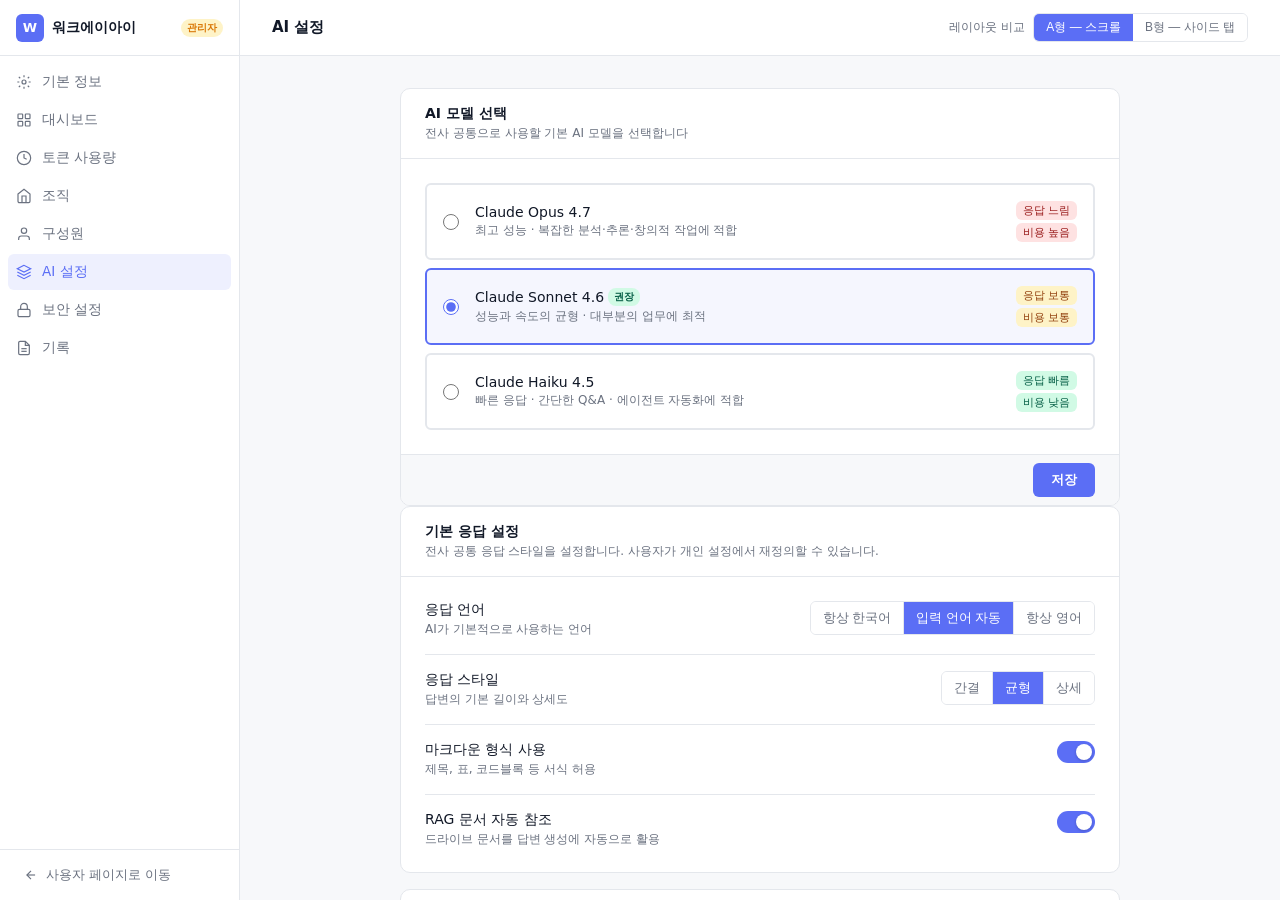
<file: admin/ai-settings.html>
<!DOCTYPE html>
<html lang="ko">
<head>
  <meta charset="UTF-8">
  <meta name="viewport" content="width=1280">
  <title>WorkAI 관리자 — AI 설정</title>
  <link rel="stylesheet" href="../css/tokens.css">
  <link rel="stylesheet" href="../css/layout.css">
  <link rel="stylesheet" href="../css/components.css">
  <style>
    /* ── Shared Admin Shell ── */
    .admin-sidebar { width:var(--sidebar-width);min-width:var(--sidebar-width);background:var(--color-surface);border-right:1px solid var(--color-border);display:flex;flex-direction:column;height:100vh;flex-shrink:0; }
    .admin-sidebar__header { padding:0 var(--space-md);height:56px;box-sizing:border-box;display:flex;align-items:center;gap:var(--space-sm);border-bottom:1px solid var(--color-border); }
    .admin-logo { width:28px;height:28px;background:var(--color-primary);border-radius:var(--radius-sm);display:flex;align-items:center;justify-content:center;color:#fff;font-size:13px;font-weight:700;flex-shrink:0; }
    .admin-sidebar__title { font-size:13.5px;font-weight:600;color:var(--color-text-primary);flex:1;min-width:0;white-space:nowrap;overflow:hidden;text-overflow:ellipsis; }
    .admin-badge { font-size:10px;font-weight:600;background:#FEF3C7;color:#D97706;padding:2px 6px;border-radius:10px;flex-shrink:0; }
    .admin-nav { flex:1;padding:var(--space-sm);overflow-y:auto; }
    .admin-nav__list { list-style:none;padding:0;margin:0;display:flex;flex-direction:column;gap:2px; }
    .admin-nav__link { display:flex;align-items:center;gap:10px;padding:9px var(--space-sm);border-radius:var(--radius-sm);color:var(--color-text-secondary);text-decoration:none;font-size:13.5px;transition:background 0.15s,color 0.15s;cursor:pointer; }
    .admin-nav__link:hover { background:var(--color-bg);color:var(--color-text-primary); }
    .admin-nav__link--active { background:#EEF0FE;color:var(--color-primary);font-weight:500; }
    .admin-sidebar__footer { padding:var(--space-sm) var(--space-md);border-top:1px solid var(--color-border); }
    .admin-back-link { display:flex;align-items:center;gap:var(--space-sm);font-size:13px;color:var(--color-text-secondary);text-decoration:none;padding:8px var(--space-sm);border-radius:var(--radius-sm);transition:background 0.15s; }
    .admin-back-link:hover { background:var(--color-bg);color:var(--color-text-primary); }
    .admin-main { flex:1;display:flex;flex-direction:column;overflow:hidden;min-width:0; }
    .admin-topbar { background:var(--color-surface);border-bottom:1px solid var(--color-border);padding:0 var(--space-xl);display:flex;align-items:center;height:56px;flex-shrink:0;gap:var(--space-md); }
    .admin-topbar__title { font-size:15px;font-weight:600;color:var(--color-text-primary);flex:1; }

    /* ── Layout Toggle ── */
    .layout-compare { display:flex;align-items:center;gap:var(--space-sm);flex-shrink:0; }
    .layout-compare__label { font-size:12px;color:var(--color-text-secondary);white-space:nowrap; }
    .lt-group { display:flex;border:1px solid var(--color-border);border-radius:var(--radius-sm);overflow:hidden; }
    .lt-btn { padding:5px 12px;font-size:12px;font-weight:500;border:none;background:var(--color-surface);color:var(--color-text-secondary);cursor:pointer;transition:background 0.15s,color 0.15s; }
    .lt-btn:hover { background:var(--color-bg); }
    .lt-btn--active { background:var(--color-primary);color:#fff; }

    /* ── Settings Wrapper ── */
    .settings-wrapper { display:flex;flex:1;overflow:hidden; }

    /* Layout A: stacked scroll */
    .settings-wrapper.layout-a .settings-nav { display:none; }
    .settings-wrapper.layout-a .settings-body { overflow-y:auto;padding:var(--space-xl); }
    .settings-wrapper.layout-a .settings-section { max-width:720px;margin:0 auto; }

    /* Layout B: sidebar nav */
    .settings-wrapper.layout-b .settings-nav { display:flex;flex-direction:column;width:200px;flex-shrink:0;background:var(--color-surface);border-right:1px solid var(--color-border);padding:var(--space-md) var(--space-sm);overflow-y:auto; }
    .settings-wrapper.layout-b .settings-body { overflow-y:auto;padding:var(--space-xl); }
    .settings-wrapper.layout-b .settings-section { max-width:680px; }

    /* Settings nav items */
    .settings-nav { display:none; }
    .snav-item { display:flex;align-items:center;gap:8px;padding:8px var(--space-sm);border-radius:var(--radius-sm);font-size:13px;color:var(--color-text-secondary);cursor:pointer;transition:background 0.15s,color 0.15s; }
    .snav-item:hover { background:var(--color-bg);color:var(--color-text-primary); }
    .snav-item--active { background:#EEF0FE;color:var(--color-primary);font-weight:500; }

    /* Settings body */
    .settings-body { flex:1; }
    .settings-section { margin-bottom:var(--space-xl); }
    .settings-section:last-child { margin-bottom:0; }

    /* Settings Card */
    .s-card { background:var(--color-surface);border:1px solid var(--color-border);border-radius:var(--radius-md);overflow:hidden;margin-bottom:var(--space-md); }
    .s-card:last-child { margin-bottom:0; }
    .s-card__header { padding:var(--space-md) var(--space-lg);border-bottom:1px solid var(--color-border);display:flex;align-items:center;justify-content:space-between; }
    .s-card__title { font-size:14px;font-weight:600;color:var(--color-text-primary); }
    .s-card__desc { font-size:12px;color:var(--color-text-secondary);margin-top:2px; }
    .s-card__body { padding:var(--space-lg); }
    .s-card__footer { padding:var(--space-sm) var(--space-lg);background:var(--color-bg);border-top:1px solid var(--color-border);display:flex;justify-content:flex-end; }

    /* Section heading (in B layout, visible above cards) */
    .section-heading { font-size:12px;font-weight:600;color:var(--color-text-secondary);text-transform:uppercase;letter-spacing:0.06em;margin-bottom:var(--space-md);padding-bottom:var(--space-sm);border-bottom:1px solid var(--color-border); }
    .settings-wrapper.layout-a .section-heading { display:none; }
    .settings-wrapper.layout-b .section-heading { display:block; }

    /* ── Model Radio List ── */
    .model-list { display:flex;flex-direction:column;gap:var(--space-sm); }
    .model-row { display:flex;align-items:center;gap:var(--space-md);padding:var(--space-md);border:2px solid var(--color-border);border-radius:var(--radius-sm);cursor:pointer;transition:border-color 0.15s,background 0.15s; }
    .model-row:hover { border-color:#A5B4FC;background:#FAFBFF; }
    .model-row--selected { border-color:var(--color-primary);background:#F5F6FE; }
    .model-row__radio { width:16px;height:16px;accent-color:var(--color-primary);flex-shrink:0;cursor:pointer; }
    .model-row__info { flex:1;min-width:0; }
    .model-row__name { font-size:14px;font-weight:500;color:var(--color-text-primary);display:flex;align-items:center;gap:var(--space-xs); }
    .model-row__desc { font-size:12px;color:var(--color-text-secondary);margin-top:2px; }
    .model-recommended { font-size:10px;font-weight:600;background:#D1FAE5;color:#065F46;padding:2px 6px;border-radius:8px; }
    .model-meta { display:flex;flex-direction:column;align-items:flex-end;gap:3px;flex-shrink:0; }
    .model-tag { font-size:11px;padding:2px 7px;border-radius:6px;white-space:nowrap; }
    .model-tag--slow   { background:#FEE2E2;color:#991B1B; }
    .model-tag--medium { background:#FEF3C7;color:#92400E; }
    .model-tag--fast   { background:#D1FAE5;color:#065F46; }
    .model-tag--cost-h { background:#FEE2E2;color:#991B1B; }
    .model-tag--cost-m { background:#FEF3C7;color:#92400E; }
    .model-tag--cost-l { background:#D1FAE5;color:#065F46; }

    /* ── Response Settings ── */
    .setting-row { display:flex;align-items:flex-start;justify-content:space-between;padding:var(--space-md) 0;border-bottom:1px solid var(--color-border); }
    .setting-row:last-child { border-bottom:none;padding-bottom:0; }
    .setting-row:first-child { padding-top:0; }
    .setting-row__left { flex:1;min-width:0;padding-right:var(--space-xl); }
    .setting-row__label { font-size:14px;font-weight:500;color:var(--color-text-primary);margin-bottom:2px; }
    .setting-row__hint { font-size:12px;color:var(--color-text-secondary); }
    .setting-row__right { flex-shrink:0; }

    .seg-control { display:flex;border:1px solid var(--color-border);border-radius:var(--radius-sm);overflow:hidden; }
    .seg-btn { padding:7px 12px;font-size:13px;border:none;background:var(--color-surface);color:var(--color-text-secondary);cursor:pointer;transition:background 0.15s,color 0.15s;white-space:nowrap; }
    .seg-btn:hover { background:var(--color-bg); }
    .seg-btn--active { background:var(--color-primary);color:#fff; }
    .seg-btn + .seg-btn { border-left:1px solid var(--color-border); }

    /* Toggle */
    .toggle { position:relative;display:inline-flex;align-items:center;cursor:pointer; }
    .toggle__input { position:absolute;opacity:0;width:0;height:0; }
    .toggle__track { width:38px;height:22px;background:#D1D5DB;border-radius:11px;transition:background 0.2s;position:relative; }
    .toggle__thumb { position:absolute;top:3px;left:3px;width:16px;height:16px;background:#fff;border-radius:50%;transition:transform 0.2s;box-shadow:0 1px 3px rgba(0,0,0,0.2); }
    .toggle__input:checked + .toggle__track { background:var(--color-primary); }
    .toggle__input:checked + .toggle__track .toggle__thumb { transform:translateX(16px); }

    /* System prompt textarea */
    .sys-prompt-textarea { width:100%;box-sizing:border-box;padding:var(--space-sm) var(--space-md);border:1px solid var(--color-border);border-radius:var(--radius-sm);font-size:13px;font-family:inherit;color:var(--color-text-primary);resize:vertical;min-height:100px;outline:none;line-height:1.5; }
    .sys-prompt-textarea:focus { border-color:var(--color-primary); }
    .sys-prompt-hint { font-size:12px;color:var(--color-text-secondary);margin-top:var(--space-xs); }

    /* ── Usage Limits ── */
    .limit-grid { display:grid;grid-template-columns:1fr 1fr;gap:var(--space-md); }
    .limit-item { background:var(--color-bg);border-radius:var(--radius-sm);padding:var(--space-md); }
    .limit-item__label { font-size:12px;font-weight:600;color:var(--color-text-secondary);margin-bottom:var(--space-sm); }
    .limit-input-row { display:flex;align-items:center;gap:var(--space-xs); }
    .limit-input { width:100%;box-sizing:border-box;padding:8px 10px;border:1px solid var(--color-border);border-radius:var(--radius-sm);font-size:14px;text-align:right;outline:none; }
    .limit-input:focus { border-color:var(--color-primary); }
    .limit-unit { font-size:13px;color:var(--color-text-secondary);white-space:nowrap; }
    .limit-hint { font-size:11px;color:var(--color-text-disabled);margin-top:4px; }

    /* Slider for concurrent agents */
    .slider-row { display:flex;align-items:center;gap:var(--space-md); }
    .slider { flex:1;accent-color:var(--color-primary); }
    .slider-val { font-size:16px;font-weight:700;color:var(--color-primary);min-width:28px;text-align:center; }

    /* Buttons */
    .btn-primary { padding:8px 18px;background:var(--color-primary);color:#fff;border:none;border-radius:var(--radius-sm);font-size:13px;cursor:pointer; }
    .btn-primary:hover { background:var(--color-primary-hover); }
    .btn-secondary { padding:8px 14px;border:1px solid var(--color-border);background:var(--color-surface);color:var(--color-text-primary);border-radius:var(--radius-sm);font-size:13px;cursor:pointer; }
    .btn-secondary:hover { background:var(--color-bg); }
  </style>
</head>
<body>
<div class="app">

  <!-- ════ Admin Sidebar ════ -->
  <aside class="admin-sidebar">
    <div class="admin-sidebar__header">
      <div class="admin-logo">W</div>
      <span class="admin-sidebar__title">워크에이아이</span>
      <span class="admin-badge">관리자</span>
    </div>
    <nav class="admin-nav">
      <ul class="admin-nav__list">
        <li><a href="info.html" class="admin-nav__link">
          <svg width="16" height="16" viewBox="0 0 24 24" fill="none" stroke="currentColor" stroke-width="1.8"><circle cx="12" cy="12" r="3"/><path d="M12 2v3M12 19v3M4.22 4.22l2.12 2.12M17.66 17.66l2.12 2.12M2 12h3M19 12h3M4.22 19.78l2.12-2.12M17.66 6.34l2.12-2.12"/></svg>기본 정보</a></li>
        <li><a href="#" class="admin-nav__link" data-wip>
          <svg width="16" height="16" viewBox="0 0 24 24" fill="none" stroke="currentColor" stroke-width="1.8"><rect x="3" y="3" width="7" height="7" rx="1"/><rect x="14" y="3" width="7" height="7" rx="1"/><rect x="14" y="14" width="7" height="7" rx="1"/><rect x="3" y="14" width="7" height="7" rx="1"/></svg>대시보드</a></li>
        <li><a href="usage.html" class="admin-nav__link">
          <svg width="16" height="16" viewBox="0 0 24 24" fill="none" stroke="currentColor" stroke-width="1.8"><circle cx="12" cy="12" r="10"/><polyline points="12 6 12 12 16 14"/></svg>토큰 사용량</a></li>
        <li><a href="org.html" class="admin-nav__link">
          <svg width="16" height="16" viewBox="0 0 24 24" fill="none" stroke="currentColor" stroke-width="1.8"><path d="M3 9l9-7 9 7v11a2 2 0 0 1-2 2H5a2 2 0 0 1-2-2z"/><polyline points="9 22 9 12 15 12 15 22"/></svg>조직</a></li>
        <li><a href="members.html" class="admin-nav__link">
          <svg width="16" height="16" viewBox="0 0 24 24" fill="none" stroke="currentColor" stroke-width="1.8"><path d="M20 21v-2a4 4 0 0 0-4-4H8a4 4 0 0 0-4 4v2"/><circle cx="12" cy="7" r="4"/></svg>구성원</a></li>
        <li><a href="ai-settings.html" class="admin-nav__link admin-nav__link--active">
          <svg width="16" height="16" viewBox="0 0 24 24" fill="none" stroke="currentColor" stroke-width="1.8"><path d="M12 2L2 7l10 5 10-5-10-5z"/><path d="M2 17l10 5 10-5M2 12l10 5 10-5"/></svg>AI 설정</a></li>
        <li><a href="security.html" class="admin-nav__link">
          <svg width="16" height="16" viewBox="0 0 24 24" fill="none" stroke="currentColor" stroke-width="1.8"><rect x="3" y="11" width="18" height="11" rx="2"/><path d="M7 11V7a5 5 0 0 1 10 0v4"/></svg>보안 설정</a></li>
        <li><a href="records.html" class="admin-nav__link">
          <svg width="16" height="16" viewBox="0 0 24 24" fill="none" stroke="currentColor" stroke-width="1.8"><path d="M14 2H6a2 2 0 0 0-2 2v16a2 2 0 0 0 2 2h12a2 2 0 0 0 2-2V8z"/><polyline points="14 2 14 8 20 8"/><line x1="16" y1="13" x2="8" y2="13"/><line x1="16" y1="17" x2="8" y2="17"/></svg>기록</a></li>
      </ul>
    </nav>
    <div class="admin-sidebar__footer">
      <a href="../index.html" class="admin-back-link">
        <svg width="14" height="14" viewBox="0 0 24 24" fill="none" stroke="currentColor" stroke-width="2"><path d="M19 12H5"/><path d="M12 19l-7-7 7-7"/></svg>
        사용자 페이지로 이동
      </a>
    </div>
  </aside>

  <!-- ════ Admin Main ════ -->
  <main class="admin-main">
    <div class="admin-topbar">
      <span class="admin-topbar__title">AI 설정</span>
      <div class="layout-compare">
        <span class="layout-compare__label">레이아웃 비교</span>
        <div class="lt-group">
          <button class="lt-btn lt-btn--active" id="lt-a" onclick="setLayout('a')">A형 — 스크롤</button>
          <button class="lt-btn" id="lt-b" onclick="setLayout('b')">B형 — 사이드 탭</button>
        </div>
      </div>
    </div>

    <!-- ── Settings Wrapper ── -->
    <div class="settings-wrapper layout-a" id="settingsWrapper">

      <!-- Layout B: left nav -->
      <div class="settings-nav" id="settingsNav">
        <div class="snav-item snav-item--active" onclick="scrollToSection('sec-model',this)">
          <svg width="14" height="14" viewBox="0 0 24 24" fill="none" stroke="currentColor" stroke-width="2"><path d="M12 2L2 7l10 5 10-5-10-5z"/><path d="M2 17l10 5 10-5M2 12l10 5 10-5"/></svg>
          AI 모델
        </div>
        <div class="snav-item" onclick="scrollToSection('sec-response',this)">
          <svg width="14" height="14" viewBox="0 0 24 24" fill="none" stroke="currentColor" stroke-width="2"><path d="M21 15a2 2 0 0 1-2 2H7l-4 4V5a2 2 0 0 1 2-2h14a2 2 0 0 1 2 2z"/></svg>
          응답 설정
        </div>
        <div class="snav-item" onclick="scrollToSection('sec-limits',this)">
          <svg width="14" height="14" viewBox="0 0 24 24" fill="none" stroke="currentColor" stroke-width="2"><circle cx="12" cy="12" r="10"/><line x1="12" y1="8" x2="12" y2="12"/><line x1="12" y1="16" x2="12.01" y2="16"/></svg>
          사용 제한
        </div>
      </div>

      <!-- Settings Body -->
      <div class="settings-body" id="settingsBody">

        <!-- Section: AI 모델 -->
        <div class="settings-section" id="sec-model">
          <div class="section-heading">AI 모델</div>
          <div class="s-card">
            <div class="s-card__header">
              <div>
                <div class="s-card__title">AI 모델 선택</div>
                <div class="s-card__desc">전사 공통으로 사용할 기본 AI 모델을 선택합니다</div>
              </div>
            </div>
            <div class="s-card__body">
              <div class="model-list">

                <div class="model-row" onclick="selectModel(this,'opus')">
                  <input type="radio" name="aiModel" class="model-row__radio" value="opus">
                  <div class="model-row__info">
                    <div class="model-row__name">Claude Opus 4.7</div>
                    <div class="model-row__desc">최고 성능 · 복잡한 분석·추론·창의적 작업에 적합</div>
                  </div>
                  <div class="model-meta">
                    <span class="model-tag model-tag--slow">응답 느림</span>
                    <span class="model-tag model-tag--cost-h">비용 높음</span>
                  </div>
                </div>

                <div class="model-row model-row--selected" onclick="selectModel(this,'sonnet')">
                  <input type="radio" name="aiModel" class="model-row__radio" value="sonnet" checked>
                  <div class="model-row__info">
                    <div class="model-row__name">
                      Claude Sonnet 4.6
                      <span class="model-recommended">권장</span>
                    </div>
                    <div class="model-row__desc">성능과 속도의 균형 · 대부분의 업무에 최적</div>
                  </div>
                  <div class="model-meta">
                    <span class="model-tag model-tag--medium">응답 보통</span>
                    <span class="model-tag model-tag--cost-m">비용 보통</span>
                  </div>
                </div>

                <div class="model-row" onclick="selectModel(this,'haiku')">
                  <input type="radio" name="aiModel" class="model-row__radio" value="haiku">
                  <div class="model-row__info">
                    <div class="model-row__name">Claude Haiku 4.5</div>
                    <div class="model-row__desc">빠른 응답 · 간단한 Q&A · 에이전트 자동화에 적합</div>
                  </div>
                  <div class="model-meta">
                    <span class="model-tag model-tag--fast">응답 빠름</span>
                    <span class="model-tag model-tag--cost-l">비용 낮음</span>
                  </div>
                </div>

              </div>
            </div>
            <div class="s-card__footer">
              <button class="btn-primary" onclick="saveModel()">저장</button>
            </div>
          </div>
        </div>

        <!-- Section: 응답 설정 -->
        <div class="settings-section" id="sec-response">
          <div class="section-heading">응답 설정</div>
          <div class="s-card">
            <div class="s-card__header">
              <div>
                <div class="s-card__title">기본 응답 설정</div>
                <div class="s-card__desc">전사 공통 응답 스타일을 설정합니다. 사용자가 개인 설정에서 재정의할 수 있습니다.</div>
              </div>
            </div>
            <div class="s-card__body">

              <div class="setting-row">
                <div class="setting-row__left">
                  <div class="setting-row__label">응답 언어</div>
                  <div class="setting-row__hint">AI가 기본적으로 사용하는 언어</div>
                </div>
                <div class="setting-row__right">
                  <div class="seg-control">
                    <button class="seg-btn" onclick="setSeg(this,'lang')">항상 한국어</button>
                    <button class="seg-btn seg-btn--active" onclick="setSeg(this,'lang')">입력 언어 자동</button>
                    <button class="seg-btn" onclick="setSeg(this,'lang')">항상 영어</button>
                  </div>
                </div>
              </div>

              <div class="setting-row">
                <div class="setting-row__left">
                  <div class="setting-row__label">응답 스타일</div>
                  <div class="setting-row__hint">답변의 기본 길이와 상세도</div>
                </div>
                <div class="setting-row__right">
                  <div class="seg-control">
                    <button class="seg-btn" onclick="setSeg(this,'style')">간결</button>
                    <button class="seg-btn seg-btn--active" onclick="setSeg(this,'style')">균형</button>
                    <button class="seg-btn" onclick="setSeg(this,'style')">상세</button>
                  </div>
                </div>
              </div>

              <div class="setting-row">
                <div class="setting-row__left">
                  <div class="setting-row__label">마크다운 형식 사용</div>
                  <div class="setting-row__hint">제목, 표, 코드블록 등 서식 허용</div>
                </div>
                <div class="setting-row__right">
                  <label class="toggle">
                    <input type="checkbox" class="toggle__input" checked onchange="showToast('마크다운 설정이 저장되었습니다')">
                    <div class="toggle__track"><div class="toggle__thumb"></div></div>
                  </label>
                </div>
              </div>

              <div class="setting-row">
                <div class="setting-row__left">
                  <div class="setting-row__label">RAG 문서 자동 참조</div>
                  <div class="setting-row__hint">드라이브 문서를 답변 생성에 자동으로 활용</div>
                </div>
                <div class="setting-row__right">
                  <label class="toggle">
                    <input type="checkbox" class="toggle__input" checked onchange="showToast('RAG 설정이 저장되었습니다')">
                    <div class="toggle__track"><div class="toggle__thumb"></div></div>
                  </label>
                </div>
              </div>

            </div>
          </div>

          <div class="s-card">
            <div class="s-card__header">
              <div>
                <div class="s-card__title">시스템 프롬프트</div>
                <div class="s-card__desc">모든 대화에 공통으로 적용되는 지침. AI의 역할, 말투, 주의사항 등을 설정할 수 있습니다.</div>
              </div>
            </div>
            <div class="s-card__body">
              <textarea class="sys-prompt-textarea" id="sysPrompt" placeholder="예: 당신은 워크에이아이의 사내 AI 어시스턴트입니다. 항상 존댓말을 사용하고, 사내 정책에 맞는 답변을 제공하세요. 법적·의료적 조언은 제공하지 마세요.">당신은 워크에이아이의 사내 AI 어시스턴트입니다. 항상 한국어로 존댓말을 사용하세요. 사내 문서를 우선적으로 참조하여 답변하며, 확실하지 않은 정보는 그렇다고 명시해 주세요.</textarea>
              <div class="sys-prompt-hint">최대 2,000자 · 현재 <span id="promptLen">82</span>자</div>
            </div>
            <div class="s-card__footer">
              <button class="btn-secondary" onclick="document.getElementById('sysPrompt').value='';updatePromptLen()">초기화</button>
              <button class="btn-primary" style="margin-left:8px" onclick="savePrompt()">저장</button>
            </div>
          </div>
        </div>

        <!-- Section: 사용 제한 -->
        <div class="settings-section" id="sec-limits">
          <div class="section-heading">사용 제한</div>
          <div class="s-card">
            <div class="s-card__header">
              <div>
                <div class="s-card__title">요청 및 토큰 한도</div>
                <div class="s-card__desc">전사 기본값입니다. 부서별 한도는 조직 관리에서 별도 설정할 수 있습니다.</div>
              </div>
            </div>
            <div class="s-card__body">
              <div class="limit-grid">
                <div class="limit-item">
                  <div class="limit-item__label">사용자당 일별 요청 수</div>
                  <div class="limit-input-row">
                    <input type="text" class="limit-input" value="200" oninput="this.value=this.value.replace(/[^0-9]/g,'')" onblur="saveLimit(this,'일별 요청 수')">
                    <span class="limit-unit">회</span>
                  </div>
                  <div class="limit-hint">비워두면 무제한</div>
                </div>
                <div class="limit-item">
                  <div class="limit-item__label">사용자당 월별 토큰 한도</div>
                  <div class="limit-input-row">
                    <input type="text" class="limit-input" value="5,000,000" oninput="this.value=this.value.replace(/[^0-9,]/g,'')" onblur="saveLimit(this,'월별 토큰 한도')">
                    <span class="limit-unit">토큰</span>
                  </div>
                  <div class="limit-hint">비워두면 무제한</div>
                </div>
                <div class="limit-item">
                  <div class="limit-item__label">RAG 참조 문서 수 (응답당)</div>
                  <div class="limit-input-row">
                    <input type="text" class="limit-input" value="5" oninput="this.value=this.value.replace(/[^0-9]/g,'')" onblur="saveLimit(this,'RAG 참조 문서 수')">
                    <span class="limit-unit">개</span>
                  </div>
                  <div class="limit-hint">1~20, 많을수록 정확하나 느림</div>
                </div>
                <div class="limit-item">
                  <div class="limit-item__label">파일 업로드 최대 크기</div>
                  <div class="limit-input-row">
                    <input type="text" class="limit-input" value="50" oninput="this.value=this.value.replace(/[^0-9]/g,'')" onblur="saveLimit(this,'파일 최대 크기')">
                    <span class="limit-unit">MB</span>
                  </div>
                  <div class="limit-hint">최대 200MB</div>
                </div>
              </div>
            </div>
          </div>

          <div class="s-card">
            <div class="s-card__header">
              <div>
                <div class="s-card__title">동시 에이전트 실행 수</div>
                <div class="s-card__desc">사용자 1명이 동시에 실행할 수 있는 에이전트 수 상한</div>
              </div>
            </div>
            <div class="s-card__body">
              <div class="slider-row">
                <span style="font-size:13px;color:var(--color-text-secondary)">1</span>
                <input type="range" class="slider" min="1" max="10" value="3" id="agentSlider" oninput="document.getElementById('sliderVal').textContent=this.value">
                <span style="font-size:13px;color:var(--color-text-secondary)">10</span>
                <span class="slider-val" id="sliderVal">3</span>
                <span style="font-size:13px;color:var(--color-text-secondary)">개</span>
              </div>
            </div>
            <div class="s-card__footer">
              <button class="btn-primary" onclick="saveAgentLimit()">저장</button>
            </div>
          </div>
        </div>

      </div><!-- /settings-body -->
    </div><!-- /settings-wrapper -->
  </main>
</div>

<div id="appToast" class="toast"></div>
<script src="../js/common.js"></script>
<script>
// ── Layout toggle ──
function setLayout(mode) {
  document.getElementById('settingsWrapper').className = 'settings-wrapper layout-' + mode;
  document.getElementById('lt-a').className = 'lt-btn' + (mode === 'a' ? ' lt-btn--active' : '');
  document.getElementById('lt-b').className = 'lt-btn' + (mode === 'b' ? ' lt-btn--active' : '');
}

// Layout B: section nav
function scrollToSection(id, el) {
  document.querySelectorAll('.snav-item').forEach(i => i.classList.remove('snav-item--active'));
  el.classList.add('snav-item--active');
  const target = document.getElementById(id);
  if (target) target.scrollIntoView({ behavior: 'smooth', block: 'start' });
}

// Scroll-spy for Layout B
document.getElementById('settingsBody').addEventListener('scroll', function() {
  const sections = ['sec-model', 'sec-response', 'sec-limits'];
  const navItems = document.querySelectorAll('.snav-item');
  let active = 0;
  sections.forEach((id, i) => {
    const el = document.getElementById(id);
    if (el && el.getBoundingClientRect().top <= 80) active = i;
  });
  navItems.forEach((n, i) => n.classList.toggle('snav-item--active', i === active));
});

// ── Model selection ──
function selectModel(row, model) {
  document.querySelectorAll('.model-row').forEach(r => r.classList.remove('model-row--selected'));
  row.classList.add('model-row--selected');
  row.querySelector('input[type=radio]').checked = true;
}

function saveModel() {
  const selected = document.querySelector('.model-row--selected');
  const name = selected ? selected.querySelector('.model-row__name').textContent.trim() : '';
  showToast(`AI 모델이 ${name}으로 설정되었습니다`);
}

// ── Segmented control ──
function setSeg(btn, group) {
  btn.closest('.seg-control').querySelectorAll('.seg-btn').forEach(b => b.classList.remove('seg-btn--active'));
  btn.classList.add('seg-btn--active');
  showToast('설정이 저장되었습니다');
}

// ── System prompt ──
document.getElementById('sysPrompt').addEventListener('input', updatePromptLen);
function updatePromptLen() {
  document.getElementById('promptLen').textContent = document.getElementById('sysPrompt').value.length;
}
function savePrompt() { showToast('시스템 프롬프트가 저장되었습니다'); }

// ── Limits ──
function saveLimit(input, label) { showToast(`${label} 설정이 저장되었습니다`); }
function saveAgentLimit() { showToast(`동시 에이전트 실행 수가 ${document.getElementById('agentSlider').value}개로 설정되었습니다`); }

initWipLinks();
</script>
</body>
</html>
</file>
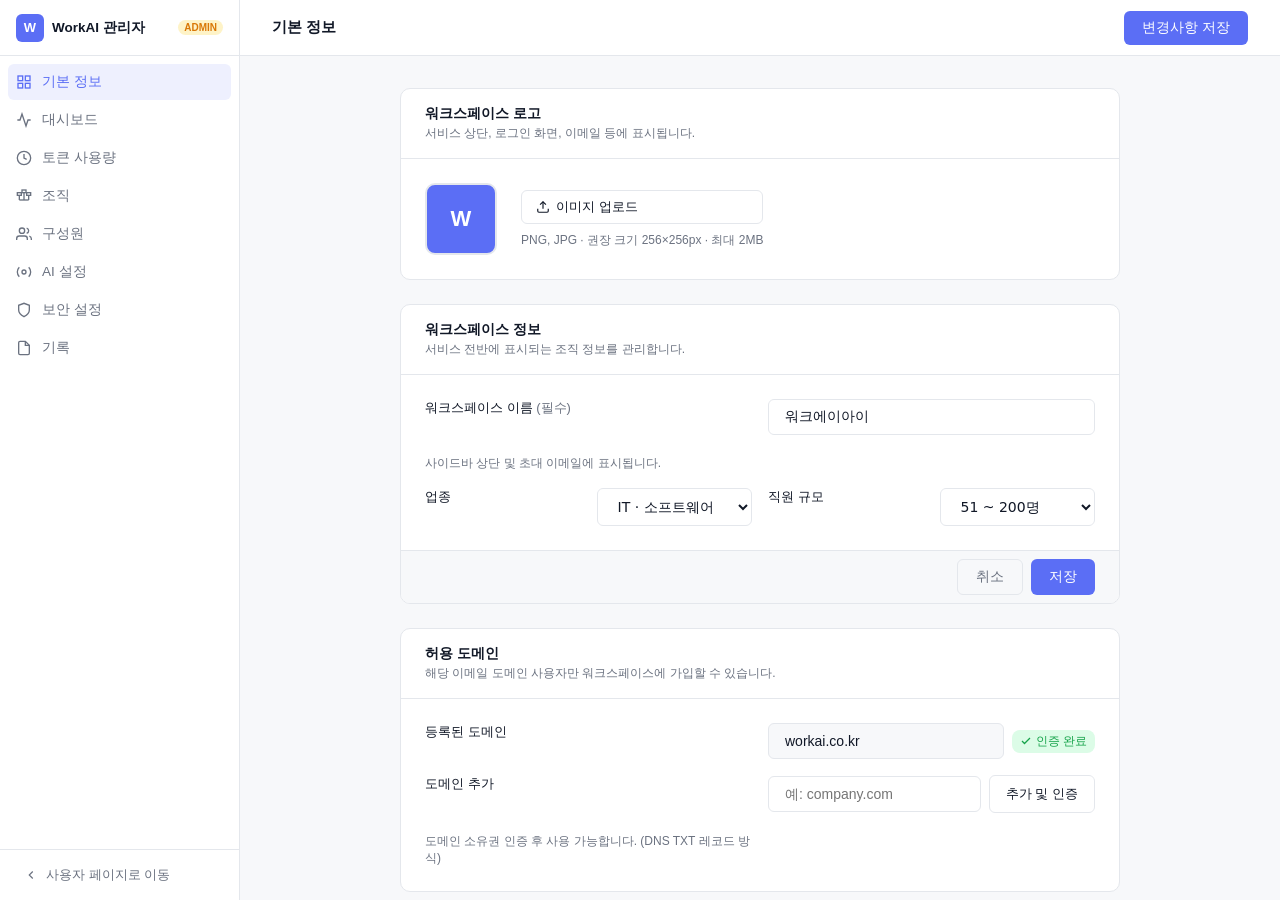
<file: admin/info.html>
<!DOCTYPE html>
<html lang="ko">
<head>
  <meta charset="UTF-8">
  <meta name="viewport" content="width=1280">
  <title>WorkAI 관리자 — 기본 정보</title>
  <link rel="stylesheet" href="../css/tokens.css">
  <link rel="stylesheet" href="../css/layout.css">
  <link rel="stylesheet" href="../css/components.css">
  <style>
    /* ── Admin Shell ── */
    .admin-sidebar{width:var(--sidebar-width);min-width:var(--sidebar-width);background:var(--color-surface);border-right:1px solid var(--color-border);display:flex;flex-direction:column;height:100vh;flex-shrink:0;}
    .admin-sidebar__header{padding:0 var(--space-md);height:56px;box-sizing:border-box;display:flex;align-items:center;gap:var(--space-sm);border-bottom:1px solid var(--color-border);}
    .admin-logo{width:28px;height:28px;background:var(--color-primary);border-radius:var(--radius-sm);display:flex;align-items:center;justify-content:center;color:#fff;font-size:13px;font-weight:700;flex-shrink:0;}
    .admin-sidebar__title{font-size:13.5px;font-weight:600;color:var(--color-text-primary);flex:1;min-width:0;white-space:nowrap;overflow:hidden;text-overflow:ellipsis;}
    .admin-badge{font-size:10px;font-weight:600;background:#FEF3C7;color:#D97706;padding:2px 6px;border-radius:10px;flex-shrink:0;}
    .admin-nav{flex:1;padding:var(--space-sm);overflow-y:auto;}
    .admin-nav__list{list-style:none;padding:0;margin:0;display:flex;flex-direction:column;gap:2px;}
    .admin-nav__link{display:flex;align-items:center;gap:10px;padding:9px var(--space-sm);border-radius:var(--radius-sm);color:var(--color-text-secondary);text-decoration:none;font-size:13.5px;transition:background 0.15s,color 0.15s;cursor:pointer;}
    .admin-nav__link:hover{background:var(--color-bg);color:var(--color-text-primary);}
    .admin-nav__link--active{background:#EEF0FE;color:var(--color-primary);font-weight:500;}
    .admin-sidebar__footer{padding:var(--space-sm) var(--space-md);border-top:1px solid var(--color-border);}
    .admin-back-link{display:flex;align-items:center;gap:var(--space-sm);font-size:13px;color:var(--color-text-secondary);text-decoration:none;padding:8px var(--space-sm);border-radius:var(--radius-sm);transition:background 0.15s;}
    .admin-back-link:hover{background:var(--color-bg);color:var(--color-text-primary);}
    .admin-main{flex:1;display:flex;flex-direction:column;overflow:hidden;min-width:0;}
    .admin-topbar{background:var(--color-surface);border-bottom:1px solid var(--color-border);padding:0 var(--space-xl);display:flex;align-items:center;height:56px;flex-shrink:0;gap:var(--space-md);}
    .admin-topbar__title{font-size:15px;font-weight:600;color:var(--color-text-primary);flex:1;}

    /* ── Page ── */
    .info-body{flex:1;overflow-y:auto;padding:var(--space-xl);}
    .info-inner{max-width:720px;margin:0 auto;display:flex;flex-direction:column;gap:var(--space-lg);}

    /* ── Card ── */
    .i-card{background:var(--color-surface);border:1px solid var(--color-border);border-radius:var(--radius-md);overflow:hidden;}
    .i-card__header{padding:var(--space-md) var(--space-lg);border-bottom:1px solid var(--color-border);}
    .i-card__title{font-size:14px;font-weight:600;color:var(--color-text-primary);}
    .i-card__desc{font-size:12px;color:var(--color-text-secondary);margin-top:2px;}
    .i-card__body{padding:var(--space-lg);}
    .i-card__footer{padding:var(--space-sm) var(--space-lg);background:var(--color-bg);border-top:1px solid var(--color-border);display:flex;justify-content:flex-end;gap:var(--space-sm);}

    /* ── Form ── */
    .form-row{margin-bottom:var(--space-md);}
    .form-row:last-child{margin-bottom:0;}
    .form-label{display:block;font-size:13px;font-weight:500;color:var(--color-text-primary);margin-bottom:6px;}
    .form-label span{color:var(--color-text-secondary);font-weight:400;}
    .form-input{width:100%;box-sizing:border-box;padding:9px var(--space-md);border:1px solid var(--color-border);border-radius:var(--radius-sm);font-size:14px;color:var(--color-text-primary);background:var(--color-surface);transition:border-color 0.15s;outline:none;}
    .form-input:focus{border-color:var(--color-primary);}
    .form-input:disabled{background:var(--color-bg);color:var(--color-text-secondary);}
    .form-hint{font-size:12px;color:var(--color-text-secondary);margin-top:4px;}
    .form-select{width:100%;box-sizing:border-box;padding:9px var(--space-md);border:1px solid var(--color-border);border-radius:var(--radius-sm);font-size:14px;color:var(--color-text-primary);background:var(--color-surface);outline:none;cursor:pointer;}
    .form-select:focus{border-color:var(--color-primary);}
    .form-row-2{display:grid;grid-template-columns:1fr 1fr;gap:var(--space-md);}

    /* ── Logo Upload ── */
    .logo-area{display:flex;align-items:center;gap:var(--space-lg);}
    .logo-preview{width:72px;height:72px;border-radius:var(--radius-md);border:2px solid var(--color-border);overflow:hidden;display:flex;align-items:center;justify-content:center;background:var(--color-primary);flex-shrink:0;cursor:pointer;transition:border-color 0.15s;}
    .logo-preview:hover{border-color:var(--color-primary);}
    .logo-preview img{width:100%;height:100%;object-fit:cover;display:none;}
    .logo-preview-text{color:#fff;font-size:22px;font-weight:700;}
    .logo-actions{display:flex;flex-direction:column;gap:var(--space-sm);}
    .logo-btn{display:inline-flex;align-items:center;gap:6px;padding:7px 14px;border:1px solid var(--color-border);border-radius:var(--radius-sm);font-size:13px;background:var(--color-surface);color:var(--color-text-primary);cursor:pointer;transition:background 0.15s;}
    .logo-btn:hover{background:var(--color-bg);}
    .logo-btn--danger{color:#DC2626;border-color:#FCA5A5;}
    .logo-btn--danger:hover{background:#FEF2F2;}
    .logo-hint{font-size:12px;color:var(--color-text-secondary);}
    #logoInput{display:none;}

    /* ── Favicon ── */
    .favicon-area{display:flex;align-items:center;gap:var(--space-lg);}
    .favicon-preview{width:40px;height:40px;border-radius:var(--radius-sm);border:2px solid var(--color-border);overflow:hidden;display:flex;align-items:center;justify-content:center;background:var(--color-primary);flex-shrink:0;cursor:pointer;}
    .favicon-text{color:#fff;font-size:14px;font-weight:700;}

    /* ── Buttons ── */
    .btn{padding:8px 18px;border-radius:var(--radius-sm);font-size:13.5px;font-weight:500;cursor:pointer;border:none;transition:background 0.15s;}
    .btn-primary{background:var(--color-primary);color:#fff;}
    .btn-primary:hover{background:var(--color-primary-hover);}
    .btn-ghost{background:transparent;color:var(--color-text-secondary);border:1px solid var(--color-border);}
    .btn-ghost:hover{background:var(--color-bg);}

    /* ── Domain badge ── */
    .domain-row{display:flex;align-items:center;gap:var(--space-sm);}
    .domain-input{flex:1;padding:9px var(--space-md);border:1px solid var(--color-border);border-radius:var(--radius-sm);font-size:14px;color:var(--color-text-primary);background:var(--color-surface);outline:none;}
    .domain-input:focus{border-color:var(--color-primary);}
    .domain-verify-btn{padding:9px 16px;border:1px solid var(--color-border);border-radius:var(--radius-sm);font-size:13px;font-weight:500;background:var(--color-surface);color:var(--color-text-primary);cursor:pointer;white-space:nowrap;transition:background 0.15s;}
    .domain-verify-btn:hover{background:var(--color-bg);}
    .domain-status{display:inline-flex;align-items:center;gap:4px;font-size:12px;padding:3px 8px;border-radius:8px;font-weight:500;}
    .domain-status--ok{background:#DCFCE7;color:#16A34A;}
    .domain-status--pending{background:#FEF3C7;color:#D97706;}

    /* ── Danger ── */
    .danger-zone{border:1px solid #FCA5A5;border-radius:var(--radius-md);overflow:hidden;}
    .danger-zone__header{padding:var(--space-md) var(--space-lg);background:#FEF2F2;border-bottom:1px solid #FCA5A5;}
    .danger-zone__title{font-size:14px;font-weight:600;color:#DC2626;}
    .danger-zone__body{padding:var(--space-lg);display:flex;flex-direction:column;gap:var(--space-md);}
    .danger-row{display:flex;align-items:center;justify-content:space-between;padding:var(--space-md);border:1px solid var(--color-border);border-radius:var(--radius-sm);}
    .danger-row__info{}
    .danger-row__label{font-size:14px;font-weight:500;color:var(--color-text-primary);}
    .danger-row__desc{font-size:12px;color:var(--color-text-secondary);margin-top:2px;}
    .btn-danger{padding:8px 16px;border-radius:var(--radius-sm);font-size:13px;font-weight:500;cursor:pointer;border:1px solid #FCA5A5;background:#FEF2F2;color:#DC2626;transition:background 0.15s;}
    .btn-danger:hover{background:#FEE2E2;}
  </style>
</head>
<body style="margin:0;font-family:-apple-system,BlinkMacSystemFont,'Segoe UI',sans-serif;background:var(--color-bg);display:flex;height:100vh;overflow:hidden;">

<aside class="admin-sidebar">
  <div class="admin-sidebar__header">
    <div class="admin-logo">W</div>
    <span class="admin-sidebar__title">WorkAI 관리자</span>
    <span class="admin-badge">ADMIN</span>
  </div>
  <nav class="admin-nav">
    <ul class="admin-nav__list">
      <li><a href="info.html" class="admin-nav__link admin-nav__link--active">
        <svg width="16" height="16" viewBox="0 0 24 24" fill="none" stroke="currentColor" stroke-width="2"><rect x="3" y="3" width="7" height="7"/><rect x="14" y="3" width="7" height="7"/><rect x="3" y="14" width="7" height="7"/><rect x="14" y="14" width="7" height="7"/></svg>
        기본 정보
      </a></li>
      <li><a href="#" class="admin-nav__link" data-wip>
        <svg width="16" height="16" viewBox="0 0 24 24" fill="none" stroke="currentColor" stroke-width="2"><polyline points="22 12 18 12 15 21 9 3 6 12 2 12"/></svg>
        대시보드
      </a></li>
      <li><a href="usage.html" class="admin-nav__link">
        <svg width="16" height="16" viewBox="0 0 24 24" fill="none" stroke="currentColor" stroke-width="2"><circle cx="12" cy="12" r="10"/><polyline points="12 6 12 12 16 14"/></svg>
        토큰 사용량
      </a></li>
      <li><a href="org.html" class="admin-nav__link">
        <svg width="16" height="16" viewBox="0 0 24 24" fill="none" stroke="currentColor" stroke-width="2"><rect x="2" y="7" width="6" height="4"/><rect x="9" y="3" width="6" height="4"/><rect x="16" y="7" width="6" height="4"/><line x1="5" y1="11" x2="5" y2="18"/><line x1="12" y1="7" x2="12" y2="18"/><line x1="19" y1="11" x2="19" y2="18"/><line x1="5" y1="18" x2="19" y2="18"/></svg>
        조직
      </a></li>
      <li><a href="members.html" class="admin-nav__link">
        <svg width="16" height="16" viewBox="0 0 24 24" fill="none" stroke="currentColor" stroke-width="2"><path d="M17 21v-2a4 4 0 0 0-4-4H5a4 4 0 0 0-4 4v2"/><circle cx="9" cy="7" r="4"/><path d="M23 21v-2a4 4 0 0 0-3-3.87"/><path d="M16 3.13a4 4 0 0 1 0 7.75"/></svg>
        구성원
      </a></li>
      <li><a href="ai-settings.html" class="admin-nav__link">
        <svg width="16" height="16" viewBox="0 0 24 24" fill="none" stroke="currentColor" stroke-width="2"><circle cx="12" cy="12" r="3"/><path d="M19.07 4.93a10 10 0 0 1 0 14.14M4.93 4.93a10 10 0 0 0 0 14.14"/></svg>
        AI 설정
      </a></li>
      <li><a href="security.html" class="admin-nav__link">
        <svg width="16" height="16" viewBox="0 0 24 24" fill="none" stroke="currentColor" stroke-width="2"><path d="M12 22s8-4 8-10V5l-8-3-8 3v7c0 6 8 10 8 10z"/></svg>
        보안 설정
      </a></li>
      <li><a href="records.html" class="admin-nav__link">
        <svg width="16" height="16" viewBox="0 0 24 24" fill="none" stroke="currentColor" stroke-width="2"><path d="M14 2H6a2 2 0 0 0-2 2v16a2 2 0 0 0 2 2h12a2 2 0 0 0 2-2V8z"/><polyline points="14 2 14 8 20 8"/></svg>
        기록
      </a></li>
    </ul>
  </nav>
  <div class="admin-sidebar__footer">
    <a href="../index.html" class="admin-back-link">
      <svg width="14" height="14" viewBox="0 0 24 24" fill="none" stroke="currentColor" stroke-width="2"><polyline points="15 18 9 12 15 6"/></svg>
      사용자 페이지로 이동
    </a>
  </div>
</aside>

<div class="admin-main">
  <div class="admin-topbar">
    <span class="admin-topbar__title">기본 정보</span>
    <button class="btn btn-primary" onclick="saveAll()">변경사항 저장</button>
  </div>

  <div class="info-body">
    <div class="info-inner">

      <!-- 워크스페이스 로고 -->
      <div class="i-card">
        <div class="i-card__header">
          <div class="i-card__title">워크스페이스 로고</div>
          <div class="i-card__desc">서비스 상단, 로그인 화면, 이메일 등에 표시됩니다.</div>
        </div>
        <div class="i-card__body">
          <div class="logo-area">
            <div class="logo-preview" id="logoPreview" onclick="document.getElementById('logoInput').click()">
              <img id="logoImg" alt="로고">
              <span class="logo-preview-text" id="logoText">W</span>
            </div>
            <div class="logo-actions">
              <button class="logo-btn" onclick="document.getElementById('logoInput').click()">
                <svg width="14" height="14" viewBox="0 0 24 24" fill="none" stroke="currentColor" stroke-width="2"><path d="M21 15v4a2 2 0 0 1-2 2H5a2 2 0 0 1-2-2v-4"/><polyline points="17 8 12 3 7 8"/><line x1="12" y1="3" x2="12" y2="15"/></svg>
                이미지 업로드
              </button>
              <button class="logo-btn logo-btn--danger" id="logoRemoveBtn" onclick="removeLogo()" style="display:none">
                <svg width="14" height="14" viewBox="0 0 24 24" fill="none" stroke="currentColor" stroke-width="2"><polyline points="3 6 5 6 21 6"/><path d="M19 6v14a2 2 0 0 1-2 2H7a2 2 0 0 1-2-2V6m3 0V4a1 1 0 0 1 1-1h4a1 1 0 0 1 1 1v2"/></svg>
                삭제
              </button>
              <p class="logo-hint">PNG, JPG · 권장 크기 256×256px · 최대 2MB</p>
            </div>
          </div>
          <input type="file" id="logoInput" accept="image/*" onchange="handleLogo(this)">
        </div>
      </div>

      <!-- 워크스페이스 기본 정보 -->
      <div class="i-card">
        <div class="i-card__header">
          <div class="i-card__title">워크스페이스 정보</div>
          <div class="i-card__desc">서비스 전반에 표시되는 조직 정보를 관리합니다.</div>
        </div>
        <div class="i-card__body">
          <div class="form-row">
            <label class="form-label">워크스페이스 이름 <span>(필수)</span></label>
            <input type="text" class="form-input" id="wsName" value="워크에이아이" placeholder="회사/조직명 입력">
            <p class="form-hint">사이드바 상단 및 초대 이메일에 표시됩니다.</p>
          </div>
          <div class="form-row-2">
            <div class="form-row" style="margin-bottom:0">
              <label class="form-label">업종</label>
              <select class="form-select" id="industry">
                <option>IT · 소프트웨어</option>
                <option>제조</option>
                <option>금융 · 보험</option>
                <option>유통 · 물류</option>
                <option>의료 · 바이오</option>
                <option>교육</option>
                <option>기타</option>
              </select>
            </div>
            <div class="form-row" style="margin-bottom:0">
              <label class="form-label">직원 규모</label>
              <select class="form-select" id="size">
                <option>1 ~ 10명</option>
                <option>11 ~ 50명</option>
                <option selected>51 ~ 200명</option>
                <option>201 ~ 500명</option>
                <option>500명 이상</option>
              </select>
            </div>
          </div>
        </div>
        <div class="i-card__footer">
          <button class="btn btn-ghost" onclick="resetInfo()">취소</button>
          <button class="btn btn-primary" onclick="saveInfo()">저장</button>
        </div>
      </div>

      <!-- 도메인 -->
      <div class="i-card">
        <div class="i-card__header">
          <div class="i-card__title">허용 도메인</div>
          <div class="i-card__desc">해당 이메일 도메인 사용자만 워크스페이스에 가입할 수 있습니다.</div>
        </div>
        <div class="i-card__body">
          <div class="form-row">
            <label class="form-label">등록된 도메인</label>
            <div style="display:flex;flex-direction:column;gap:var(--space-sm)" id="domainList">
              <div class="domain-row">
                <span style="padding:9px var(--space-md);border:1px solid var(--color-border);border-radius:var(--radius-sm);font-size:14px;background:var(--color-bg);color:var(--color-text-primary);flex:1">workai.co.kr</span>
                <span class="domain-status domain-status--ok">
                  <svg width="12" height="12" viewBox="0 0 24 24" fill="none" stroke="currentColor" stroke-width="2.5"><polyline points="20 6 9 17 4 12"/></svg>
                  인증 완료
                </span>
              </div>
            </div>
          </div>
          <div class="form-row" style="margin-bottom:0">
            <label class="form-label">도메인 추가</label>
            <div class="domain-row">
              <input type="text" class="domain-input" id="domainInput" placeholder="예: company.com">
              <button class="domain-verify-btn" onclick="addDomain()">추가 및 인증</button>
            </div>
            <p class="form-hint">도메인 소유권 인증 후 사용 가능합니다. (DNS TXT 레코드 방식)</p>
          </div>
        </div>
      </div>

      <!-- 언어 및 시간대 -->
      <div class="i-card">
        <div class="i-card__header">
          <div class="i-card__title">언어 및 시간대</div>
          <div class="i-card__desc">워크스페이스 기본 언어와 시간대를 설정합니다.</div>
        </div>
        <div class="i-card__body">
          <div class="form-row-2">
            <div class="form-row" style="margin-bottom:0">
              <label class="form-label">기본 언어</label>
              <select class="form-select">
                <option selected>한국어</option>
                <option>English</option>
                <option>日本語</option>
              </select>
            </div>
            <div class="form-row" style="margin-bottom:0">
              <label class="form-label">시간대</label>
              <select class="form-select">
                <option selected>Asia/Seoul (UTC+9)</option>
                <option>Asia/Tokyo (UTC+9)</option>
                <option>America/New_York (UTC-5)</option>
                <option>Europe/London (UTC+0)</option>
              </select>
            </div>
          </div>
        </div>
        <div class="i-card__footer">
          <button class="btn btn-ghost" onclick="">취소</button>
          <button class="btn btn-primary" onclick="showToast('언어 및 시간대가 저장되었습니다.')">저장</button>
        </div>
      </div>

      <!-- 워크스페이스 삭제 -->
      <div class="danger-zone">
        <div class="danger-zone__header">
          <div class="danger-zone__title">위험 구역</div>
        </div>
        <div class="danger-zone__body">
          <div class="danger-row">
            <div class="danger-row__info">
              <div class="danger-row__label">워크스페이스 초기화</div>
              <div class="danger-row__desc">모든 대화 기록, 에이전트, 드라이브 파일이 삭제됩니다. 되돌릴 수 없습니다.</div>
            </div>
            <button class="btn-danger" onclick="confirmReset()">초기화</button>
          </div>
          <div class="danger-row">
            <div class="danger-row__info">
              <div class="danger-row__label">워크스페이스 삭제</div>
              <div class="danger-row__desc">계정과 모든 데이터가 영구 삭제됩니다. 이 작업은 복구할 수 없습니다.</div>
            </div>
            <button class="btn-danger" onclick="confirmDelete()">삭제</button>
          </div>
        </div>
      </div>

    </div>
  </div>
</div>

<script>
function handleLogo(input) {
  const file = input.files[0];
  if (!file) return;
  const reader = new FileReader();
  reader.onload = e => {
    const img = document.getElementById('logoImg');
    img.src = e.target.result;
    img.style.display = 'block';
    document.getElementById('logoText').style.display = 'none';
    document.getElementById('logoRemoveBtn').style.display = 'flex';
    showToast('로고가 업로드되었습니다.');
  };
  reader.readAsDataURL(file);
}
function removeLogo() {
  document.getElementById('logoImg').style.display = 'none';
  document.getElementById('logoImg').src = '';
  document.getElementById('logoText').style.display = 'block';
  document.getElementById('logoRemoveBtn').style.display = 'none';
  document.getElementById('logoInput').value = '';
  showToast('로고가 삭제되었습니다.');
}
function saveInfo() {
  const name = document.getElementById('wsName').value.trim();
  if (!name) { showToast('워크스페이스 이름을 입력해주세요.'); return; }
  document.querySelector('.admin-sidebar__title').textContent = name;
  showToast('기본 정보가 저장되었습니다.');
}
function resetInfo() {
  document.getElementById('wsName').value = '워크에이아이';
}
function addDomain() {
  const val = document.getElementById('domainInput').value.trim();
  if (!val || !val.includes('.')) { showToast('올바른 도메인을 입력해주세요.'); return; }
  const list = document.getElementById('domainList');
  const row = document.createElement('div');
  row.className = 'domain-row';
  row.innerHTML = `
    <span style="padding:9px var(--space-md);border:1px solid var(--color-border);border-radius:var(--radius-sm);font-size:14px;background:var(--color-bg);color:var(--color-text-primary);flex:1">${val}</span>
    <span class="domain-status domain-status--pending">
      <svg width="12" height="12" viewBox="0 0 24 24" fill="none" stroke="currentColor" stroke-width="2"><circle cx="12" cy="12" r="10"/><polyline points="12 6 12 12 16 14"/></svg>
      인증 대기
    </span>`;
  list.appendChild(row);
  document.getElementById('domainInput').value = '';
  showToast(`${val} 도메인 인증 요청이 전송되었습니다.`);
}
function saveAll() { saveInfo(); }
function confirmReset() {
  if (confirm('모든 데이터가 삭제됩니다. 정말 초기화하시겠습니까?')) showToast('초기화 요청이 접수되었습니다.');
}
function confirmDelete() {
  if (confirm('워크스페이스가 영구 삭제됩니다. 계속하시겠습니까?')) showToast('삭제 요청이 접수되었습니다.');
}
function showToast(msg) {
  const t = document.createElement('div');
  t.style.cssText = 'position:fixed;bottom:24px;left:50%;transform:translateX(-50%);background:#1F2937;color:#fff;padding:10px 20px;border-radius:8px;font-size:13.5px;z-index:9999;white-space:nowrap;box-shadow:0 4px 12px rgba(0,0,0,0.2);transition:opacity 0.3s;';
  t.textContent = msg;
  document.body.appendChild(t);
  setTimeout(() => { t.style.opacity = '0'; setTimeout(() => t.remove(), 300); }, 2000);
}
</script>
</body>
</html>
</file>
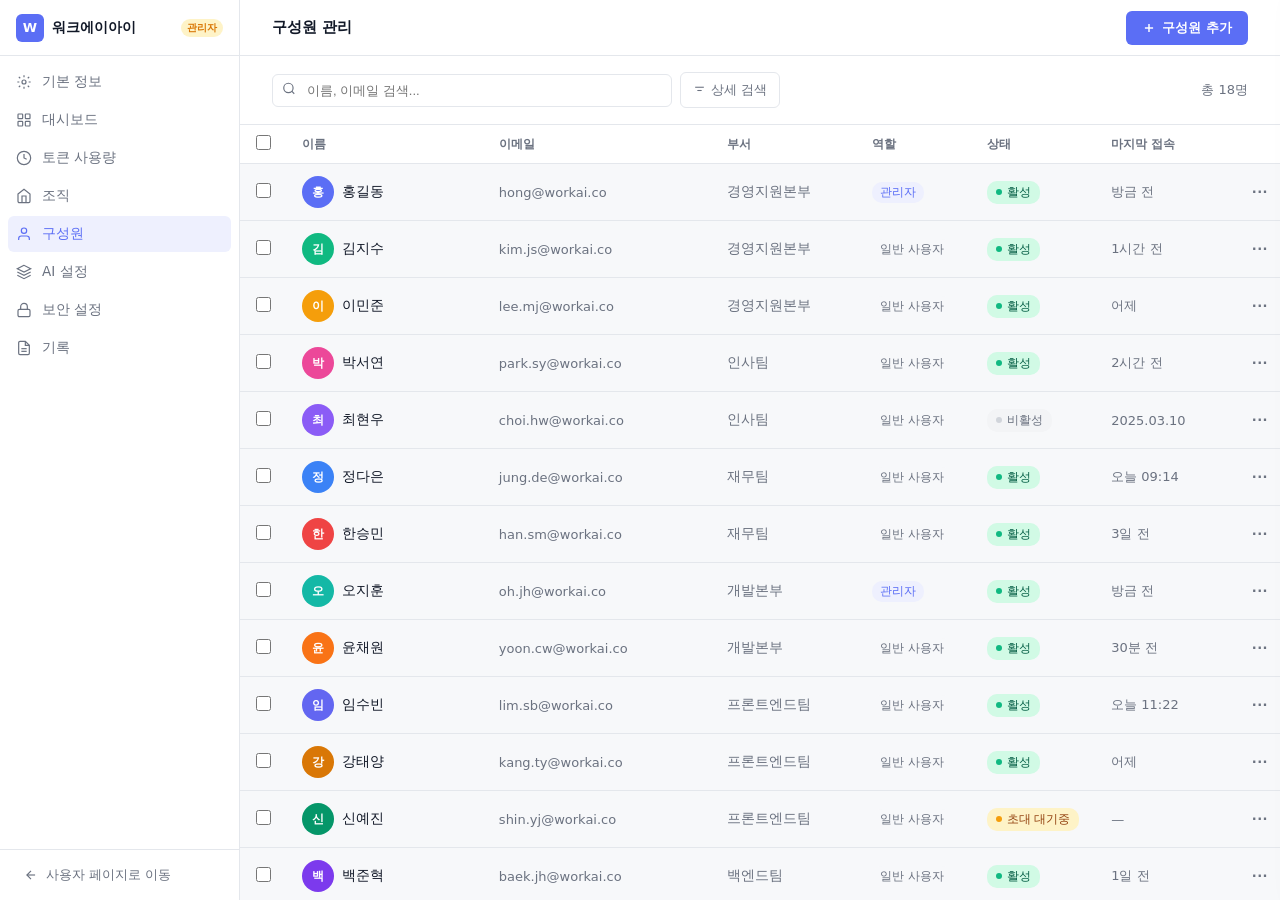
<file: admin/members.html>
<!DOCTYPE html>
<html lang="ko">
<head>
  <meta charset="UTF-8">
  <meta name="viewport" content="width=1280">
  <title>WorkAI 관리자 — 구성원</title>
  <link rel="stylesheet" href="../css/tokens.css">
  <link rel="stylesheet" href="../css/layout.css">
  <link rel="stylesheet" href="../css/components.css">
  <style>
    /* ── Admin Sidebar ── */
    .admin-sidebar {
      width: var(--sidebar-width); min-width: var(--sidebar-width);
      background: var(--color-surface); border-right: 1px solid var(--color-border);
      display: flex; flex-direction: column; height: 100vh; flex-shrink: 0;
    }
    .admin-sidebar__header {
      padding: 0 var(--space-md); height: 56px; box-sizing: border-box;
      display: flex; align-items: center; gap: var(--space-sm);
      border-bottom: 1px solid var(--color-border);
    }
    .admin-logo { width:28px;height:28px;background:var(--color-primary);border-radius:var(--radius-sm);display:flex;align-items:center;justify-content:center;color:#fff;font-size:13px;font-weight:700;flex-shrink:0; }
    .admin-sidebar__title { font-size:13.5px;font-weight:600;color:var(--color-text-primary);flex:1;min-width:0;white-space:nowrap;overflow:hidden;text-overflow:ellipsis; }
    .admin-badge { font-size:10px;font-weight:600;background:#FEF3C7;color:#D97706;padding:2px 6px;border-radius:10px;flex-shrink:0; }
    .admin-nav { flex:1;padding:var(--space-sm);overflow-y:auto; }
    .admin-nav__list { list-style:none;padding:0;margin:0;display:flex;flex-direction:column;gap:2px; }
    .admin-nav__link { display:flex;align-items:center;gap:10px;padding:9px var(--space-sm);border-radius:var(--radius-sm);color:var(--color-text-secondary);text-decoration:none;font-size:13.5px;transition:background 0.15s,color 0.15s;cursor:pointer; }
    .admin-nav__link:hover { background:var(--color-bg);color:var(--color-text-primary); }
    .admin-nav__link--active { background:#EEF0FE;color:var(--color-primary);font-weight:500; }
    .admin-sidebar__footer { padding:var(--space-sm) var(--space-md);border-top:1px solid var(--color-border); }
    .admin-back-link { display:flex;align-items:center;gap:var(--space-sm);font-size:13px;color:var(--color-text-secondary);text-decoration:none;padding:8px var(--space-sm);border-radius:var(--radius-sm);transition:background 0.15s; }
    .admin-back-link:hover { background:var(--color-bg);color:var(--color-text-primary); }

    /* ── Admin Main ── */
    .admin-main { flex:1;display:flex;flex-direction:column;overflow:hidden;background:var(--color-bg);min-width:0; }
    .admin-topbar { background:var(--color-surface);border-bottom:1px solid var(--color-border);padding:0 var(--space-xl);display:flex;align-items:center;justify-content:space-between;height:56px;flex-shrink:0;gap:var(--space-md); }
    .admin-topbar__title { font-size:15px;font-weight:600;color:var(--color-text-primary); }
    .btn-primary { padding:8px 16px;background:var(--color-primary);color:#fff;border:none;border-radius:var(--radius-sm);font-size:13px;cursor:pointer;display:inline-flex;align-items:center;gap:6px;white-space:nowrap; }
    .btn-primary:hover { background:var(--color-primary-hover); }
    .btn-secondary { padding:8px 14px;border:1px solid var(--color-border);background:var(--color-surface);color:var(--color-text-primary);border-radius:var(--radius-sm);font-size:13px;cursor:pointer; }
    .btn-secondary:hover { background:var(--color-bg); }

    /* ── Content Area ── */
    .members-content { flex:1;overflow:hidden;display:flex;flex-direction:column; }

    /* ── Search Bar ── */
    .search-bar { background:var(--color-surface);border-bottom:1px solid var(--color-border);padding:var(--space-md) var(--space-xl);flex-shrink:0; }
    .search-row { display:flex;align-items:center;gap:var(--space-sm); }
    .search-input-wrap { position:relative;flex:1;max-width:400px; }
    .search-icon { position:absolute;left:10px;top:50%;transform:translateY(-50%);color:var(--color-text-secondary);pointer-events:none; }
    .search-input { width:100%;box-sizing:border-box;padding:8px 12px 8px 34px;border:1px solid var(--color-border);border-radius:var(--radius-sm);font-size:13px;color:var(--color-text-primary);outline:none; }
    .search-input:focus { border-color:var(--color-primary); }
    .btn-advanced { display:inline-flex;align-items:center;gap:5px;padding:8px 12px;border:1px solid var(--color-border);background:var(--color-surface);border-radius:var(--radius-sm);font-size:13px;color:var(--color-text-secondary);cursor:pointer;white-space:nowrap;transition:border-color 0.15s,color 0.15s; }
    .btn-advanced:hover { border-color:var(--color-primary);color:var(--color-primary); }
    .btn-advanced--active { border-color:var(--color-primary);color:var(--color-primary);background:#F5F6FE; }
    .filter-badge { min-width:16px;height:16px;background:var(--color-primary);color:#fff;border-radius:8px;font-size:10px;font-weight:600;display:inline-flex;align-items:center;justify-content:center;padding:0 4px; }
    .member-count-txt { margin-left:auto;font-size:13px;color:var(--color-text-secondary);white-space:nowrap; }

    .search-advanced { margin-top:var(--space-sm);padding-top:var(--space-sm);border-top:1px solid var(--color-border);display:none; }
    .search-advanced--open { display:block; }
    .advanced-row { display:flex;align-items:center;gap:var(--space-sm);flex-wrap:wrap; }
    .filter-select { padding:7px 10px;border:1px solid var(--color-border);border-radius:var(--radius-sm);font-size:13px;color:var(--color-text-primary);outline:none;background:var(--color-surface);cursor:pointer; }
    .filter-select:focus { border-color:var(--color-primary); }
    .btn-reset { padding:7px 12px;border:none;background:none;font-size:13px;color:var(--color-text-secondary);cursor:pointer;border-radius:var(--radius-sm); }
    .btn-reset:hover { background:var(--color-bg);color:var(--color-text-primary); }

    /* ── Table ── */
    .table-wrap { flex:1;overflow-y:auto; }
    .members-table { width:100%;border-collapse:collapse;table-layout:fixed; }
    .members-table thead th { padding:10px var(--space-md);text-align:left;font-size:12px;font-weight:600;color:var(--color-text-secondary);background:var(--color-surface);border-bottom:1px solid var(--color-border);position:sticky;top:0;z-index:1;white-space:nowrap; }
    .members-table tbody tr { border-bottom:1px solid var(--color-border);cursor:pointer;transition:background 0.12s; }
    .members-table tbody tr:hover { background:#F9FAFB; }
    .members-table tbody tr.row--selected { background:#EEF0FE; }
    .members-table tbody td { padding:12px var(--space-md);font-size:13.5px;color:var(--color-text-primary);vertical-align:middle; }

    .col-check { width:44px; }
    .col-name  { width:190px; }
    .col-email { width:220px; }
    .col-dept  { width:140px; }
    .col-role  { width:110px; }
    .col-status{ width:120px; }
    .col-login { width:130px; }
    .col-action{ width:48px; }

    .member-cell { display:flex;align-items:center;gap:var(--space-sm); }
    .m-avatar { width:32px;height:32px;border-radius:50%;flex-shrink:0;display:flex;align-items:center;justify-content:center;font-size:12px;font-weight:600;color:#fff; }
    .m-name { font-weight:500; }

    .role-badge { display:inline-block;padding:2px 8px;border-radius:10px;font-size:12px;font-weight:500; }
    .role-badge--admin { background:#EEF0FE;color:var(--color-primary); }
    .role-badge--user  { background:var(--color-bg);color:var(--color-text-secondary); }
    .status-badge { display:inline-flex;align-items:center;gap:5px;padding:3px 9px;border-radius:10px;font-size:12px;font-weight:500; }
    .status-badge--active   { background:#D1FAE5;color:#065F46; }
    .status-badge--inactive { background:#F3F4F6;color:var(--color-text-secondary); }
    .status-badge--pending  { background:#FEF3C7;color:#92400E; }
    .status-dot { width:6px;height:6px;border-radius:50%;flex-shrink:0; }
    .status-dot--active   { background:#10B981; }
    .status-dot--inactive { background:#D1D5DB; }
    .status-dot--pending  { background:#F59E0B; }
    .login-txt { font-size:13px;color:var(--color-text-secondary); }

    .kebab-btn { width:28px;height:28px;border:none;background:none;cursor:pointer;border-radius:var(--radius-sm);color:var(--color-text-secondary);display:flex;align-items:center;justify-content:center;font-size:16px;font-weight:700;letter-spacing:1px; }
    .kebab-btn:hover { background:var(--color-bg); }
    .row-check { width:15px;height:15px;accent-color:var(--color-primary);cursor:pointer; }
    .table-empty { padding:60px;text-align:center;color:var(--color-text-secondary);font-size:14px; }

    /* ── Row Dropdown ── */
    .row-dropdown { position:fixed;background:var(--color-surface);border:1px solid var(--color-border);border-radius:var(--radius-sm);box-shadow:0 4px 16px rgba(0,0,0,0.12);z-index:1000;min-width:164px;padding:4px 0;display:none; }
    .dd-item { padding:8px 14px;font-size:13.5px;cursor:pointer;display:flex;align-items:center;gap:8px;color:var(--color-text-primary); }
    .dd-item:hover { background:var(--color-bg); }
    .dd-item--danger { color:#DC2626; }
    .dd-item--danger:hover { background:#FFF5F5; }
    .dd-item--warn { color:#D97706; }
    .dd-item--warn:hover { background:#FFFBEB; }
    .dd-item--success { color:#10B981; }
    .dd-item--success:hover { background:#F0FDF4; }
    .dd-divider { height:1px;background:var(--color-border);margin:4px 0; }

    /* ── Bulk Bar ── */
    .bulk-bar { position:fixed;bottom:var(--space-xl);left:50%;transform:translateX(-50%);background:#1F2937;color:#fff;border-radius:var(--radius-md);padding:12px var(--space-lg);display:none;align-items:center;gap:var(--space-md);box-shadow:0 8px 24px rgba(0,0,0,0.25);z-index:400;white-space:nowrap; }
    .bulk-bar--visible { display:flex; }
    .bulk-bar__count { font-size:13.5px;font-weight:500; }
    .bulk-divider { width:1px;height:16px;background:rgba(255,255,255,0.2); }
    .bulk-btn { padding:7px 12px;border-radius:var(--radius-sm);font-size:13px;cursor:pointer;border:none; }
    .bulk-btn--ghost { background:rgba(255,255,255,0.1);color:#fff; }
    .bulk-btn--ghost:hover { background:rgba(255,255,255,0.2); }
    .bulk-btn--danger { background:#DC2626;color:#fff; }
    .bulk-btn--danger:hover { background:#B91C1C; }
    .bulk-close { background:none;border:none;color:rgba(255,255,255,0.6);cursor:pointer;font-size:18px;padding:0;line-height:1;margin-left:4px; }
    .bulk-close:hover { color:#fff; }

    /* ── Slide Panel ── */
    .slide-panel { position:fixed;top:0;right:-420px;width:400px;height:100vh;background:var(--color-surface);border-left:1px solid var(--color-border);box-shadow:-4px 0 24px rgba(0,0,0,0.08);transition:right 0.25s cubic-bezier(0.25,0.46,0.45,0.94);z-index:300;display:flex;flex-direction:column;overflow:hidden; }
    .slide-panel--open { right:0; }
    .panel-header { display:flex;align-items:center;justify-content:space-between;padding:var(--space-md) var(--space-lg);border-bottom:1px solid var(--color-border);flex-shrink:0; }
    .panel-title { font-size:15px;font-weight:600;color:var(--color-text-primary); }
    .panel-close { width:28px;height:28px;border:none;background:none;cursor:pointer;color:var(--color-text-secondary);display:flex;align-items:center;justify-content:center;border-radius:var(--radius-sm); }
    .panel-close:hover { background:var(--color-bg); }
    .panel-body { flex:1;overflow-y:auto;padding:var(--space-lg); }
    .panel-avatar-area { display:flex;flex-direction:column;align-items:center;gap:var(--space-sm);margin-bottom:var(--space-lg);padding-bottom:var(--space-lg);border-bottom:1px solid var(--color-border); }
    .panel-avatar { width:64px;height:64px;border-radius:50%;display:flex;align-items:center;justify-content:center;font-size:22px;font-weight:700;color:#fff; }
    .panel-member-name { font-size:17px;font-weight:600;color:var(--color-text-primary); }
    .panel-footer { padding:var(--space-md) var(--space-lg);border-top:1px solid var(--color-border);flex-shrink:0;display:flex;flex-direction:column;gap:var(--space-sm); }
    .panel-divider { height:1px;background:var(--color-border);margin:2px 0; }

    /* Form elements in panel */
    .form-field { margin-bottom:var(--space-md); }
    .form-label { font-size:11px;font-weight:600;color:var(--color-text-secondary);text-transform:uppercase;letter-spacing:0.06em;margin-bottom:6px;display:block; }
    .form-input { width:100%;box-sizing:border-box;padding:9px 12px;border:1px solid var(--color-border);border-radius:var(--radius-sm);font-size:14px;color:var(--color-text-primary);outline:none; }
    .form-input:focus { border-color:var(--color-primary); }
    .form-select { width:100%;box-sizing:border-box;padding:9px 12px;border:1px solid var(--color-border);border-radius:var(--radius-sm);font-size:14px;color:var(--color-text-primary);outline:none;background:var(--color-surface);cursor:pointer; }
    .form-select:focus { border-color:var(--color-primary); }

    .role-radios { display:flex;gap:var(--space-sm); }
    .role-radio { flex:1;border:2px solid var(--color-border);border-radius:var(--radius-sm);padding:10px var(--space-sm);cursor:pointer;transition:border-color 0.15s,background 0.15s;text-align:center; }
    .role-radio:hover { border-color:#A5B4FC; }
    .role-radio--selected { border-color:var(--color-primary);background:#F5F6FE; }
    .role-radio__label { font-size:13px;font-weight:500;color:var(--color-text-primary); }
    .role-radio__desc { font-size:11px;color:var(--color-text-secondary);margin-top:2px; }

    .status-toggle-row { display:flex;align-items:center;justify-content:space-between;padding:var(--space-sm) 0; }
    .toggle { position:relative;display:inline-flex;align-items:center;cursor:pointer; }
    .toggle__input { position:absolute;opacity:0;width:0;height:0; }
    .toggle__track { width:38px;height:22px;background:#D1D5DB;border-radius:11px;transition:background 0.2s;position:relative; }
    .toggle__thumb { position:absolute;top:3px;left:3px;width:16px;height:16px;background:#fff;border-radius:50%;transition:transform 0.2s;box-shadow:0 1px 3px rgba(0,0,0,0.2); }
    .toggle__input:checked + .toggle__track { background:#10B981; }
    .toggle__input:checked + .toggle__track .toggle__thumb { transform:translateX(16px); }

    .btn-full { width:100%;padding:10px;border-radius:var(--radius-sm);font-size:14px;cursor:pointer;border:none;text-align:center; }
    .btn-full--primary { background:var(--color-primary);color:#fff; }
    .btn-full--primary:hover { background:var(--color-primary-hover); }
    .btn-full--ghost { background:none;border:1px solid var(--color-border);color:var(--color-text-secondary); }
    .btn-full--ghost:hover { background:var(--color-bg); }
    .btn-full--danger { background:#FFF5F5;color:#DC2626;border:1px solid #FCA5A5; }
    .btn-full--danger:hover { background:#FEE2E2; }
    .btn-full--success { background:#F0FDF4;color:#065F46;border:1px solid #6EE7B7; }
    .btn-full--success:hover { background:#D1FAE5; }

    /* ── Add Modal ── */
    .modal-overlay { position:fixed;inset:0;background:rgba(0,0,0,0.4);display:none;align-items:center;justify-content:center;z-index:2000; }
    .modal-overlay--open { display:flex; }
    .modal-box { background:var(--color-surface);border-radius:var(--radius-lg);padding:var(--space-xl);width:440px;max-width:90vw;position:relative; }
    .modal-title { font-size:16px;font-weight:600;color:var(--color-text-primary);margin-bottom:var(--space-lg); }
    .modal-close { position:absolute;top:var(--space-md);right:var(--space-md);width:28px;height:28px;border:none;background:none;cursor:pointer;color:var(--color-text-secondary);display:flex;align-items:center;justify-content:center;border-radius:var(--radius-sm); }
    .modal-close:hover { background:var(--color-bg); }
    .modal-footer { display:flex;justify-content:flex-end;gap:var(--space-sm);margin-top:var(--space-lg); }
  </style>
</head>
<body>
<div class="app">

  <!-- ════ Admin Sidebar ════ -->
  <aside class="admin-sidebar">
    <div class="admin-sidebar__header">
      <div class="admin-logo">W</div>
      <span class="admin-sidebar__title">워크에이아이</span>
      <span class="admin-badge">관리자</span>
    </div>
    <nav class="admin-nav">
      <ul class="admin-nav__list">
        <li><a href="info.html" class="admin-nav__link">
          <svg width="16" height="16" viewBox="0 0 24 24" fill="none" stroke="currentColor" stroke-width="1.8"><circle cx="12" cy="12" r="3"/><path d="M12 2v3M12 19v3M4.22 4.22l2.12 2.12M17.66 17.66l2.12 2.12M2 12h3M19 12h3M4.22 19.78l2.12-2.12M17.66 6.34l2.12-2.12"/></svg>
          기본 정보
        </a></li>
        <li><a href="#" class="admin-nav__link" data-wip>
          <svg width="16" height="16" viewBox="0 0 24 24" fill="none" stroke="currentColor" stroke-width="1.8"><rect x="3" y="3" width="7" height="7" rx="1"/><rect x="14" y="3" width="7" height="7" rx="1"/><rect x="14" y="14" width="7" height="7" rx="1"/><rect x="3" y="14" width="7" height="7" rx="1"/></svg>
          대시보드
        </a></li>
        <li><a href="usage.html" class="admin-nav__link">
          <svg width="16" height="16" viewBox="0 0 24 24" fill="none" stroke="currentColor" stroke-width="1.8"><circle cx="12" cy="12" r="10"/><polyline points="12 6 12 12 16 14"/></svg>
          토큰 사용량
        </a></li>
        <li><a href="org.html" class="admin-nav__link">
          <svg width="16" height="16" viewBox="0 0 24 24" fill="none" stroke="currentColor" stroke-width="1.8"><path d="M3 9l9-7 9 7v11a2 2 0 0 1-2 2H5a2 2 0 0 1-2-2z"/><polyline points="9 22 9 12 15 12 15 22"/></svg>
          조직
        </a></li>
        <li><a href="members.html" class="admin-nav__link admin-nav__link--active">
          <svg width="16" height="16" viewBox="0 0 24 24" fill="none" stroke="currentColor" stroke-width="1.8"><path d="M20 21v-2a4 4 0 0 0-4-4H8a4 4 0 0 0-4 4v2"/><circle cx="12" cy="7" r="4"/></svg>
          구성원
        </a></li>
        <li><a href="ai-settings.html" class="admin-nav__link">
          <svg width="16" height="16" viewBox="0 0 24 24" fill="none" stroke="currentColor" stroke-width="1.8"><path d="M12 2L2 7l10 5 10-5-10-5z"/><path d="M2 17l10 5 10-5M2 12l10 5 10-5"/></svg>
          AI 설정
        </a></li>
        <li><a href="security.html" class="admin-nav__link">
          <svg width="16" height="16" viewBox="0 0 24 24" fill="none" stroke="currentColor" stroke-width="1.8"><rect x="3" y="11" width="18" height="11" rx="2"/><path d="M7 11V7a5 5 0 0 1 10 0v4"/></svg>
          보안 설정
        </a></li>
        <li><a href="records.html" class="admin-nav__link">
          <svg width="16" height="16" viewBox="0 0 24 24" fill="none" stroke="currentColor" stroke-width="1.8"><path d="M14 2H6a2 2 0 0 0-2 2v16a2 2 0 0 0 2 2h12a2 2 0 0 0 2-2V8z"/><polyline points="14 2 14 8 20 8"/><line x1="16" y1="13" x2="8" y2="13"/><line x1="16" y1="17" x2="8" y2="17"/></svg>
          기록
        </a></li>
      </ul>
    </nav>
    <div class="admin-sidebar__footer">
      <a href="../index.html" class="admin-back-link">
        <svg width="14" height="14" viewBox="0 0 24 24" fill="none" stroke="currentColor" stroke-width="2"><path d="M19 12H5"/><path d="M12 19l-7-7 7-7"/></svg>
        사용자 페이지로 이동
      </a>
    </div>
  </aside>

  <!-- ════ Admin Main ════ -->
  <main class="admin-main">

    <!-- Topbar -->
    <div class="admin-topbar">
      <span class="admin-topbar__title">구성원 관리</span>
      <button class="btn-primary" onclick="openAddModal()">
        <svg width="14" height="14" viewBox="0 0 24 24" fill="none" stroke="currentColor" stroke-width="2.5"><line x1="12" y1="5" x2="12" y2="19"/><line x1="5" y1="12" x2="19" y2="12"/></svg>
        구성원 추가
      </button>
    </div>

    <div class="members-content">

      <!-- Search Bar -->
      <div class="search-bar">
        <div class="search-row">
          <div class="search-input-wrap">
            <span class="search-icon">
              <svg width="14" height="14" viewBox="0 0 24 24" fill="none" stroke="currentColor" stroke-width="2"><circle cx="11" cy="11" r="8"/><path d="m21 21-4.35-4.35"/></svg>
            </span>
            <input type="text" class="search-input" id="searchInput"
                   placeholder="이름, 이메일 검색..." oninput="applyFilters()">
          </div>
          <button class="btn-advanced" id="btnAdvanced" onclick="toggleAdvanced()">
            <svg width="13" height="13" viewBox="0 0 24 24" fill="none" stroke="currentColor" stroke-width="2"><line x1="4" y1="6" x2="20" y2="6"/><line x1="8" y1="12" x2="16" y2="12"/><line x1="12" y1="18" x2="12" y2="18"/></svg>
            상세 검색
            <span class="filter-badge" id="filterBadge" style="display:none">0</span>
          </button>
          <span class="member-count-txt" id="countTxt"></span>
        </div>

        <!-- Advanced filters -->
        <div class="search-advanced" id="advancedPanel">
          <div class="advanced-row">
            <select class="filter-select" id="filterDept" onchange="applyFilters()">
              <option value="">전체 부서</option>
              <option>경영지원본부</option><option>인사팀</option><option>재무팀</option>
              <option>개발본부</option><option>프론트엔드팀</option><option>백엔드팀</option>
              <option>AI팀</option><option>사업본부</option><option>영업팀</option><option>마케팅팀</option>
            </select>
            <select class="filter-select" id="filterRole" onchange="applyFilters()">
              <option value="">전체 역할</option>
              <option value="admin">관리자</option>
              <option value="user">일반 사용자</option>
            </select>
            <select class="filter-select" id="filterStatus" onchange="applyFilters()">
              <option value="">전체 상태</option>
              <option value="active">활성</option>
              <option value="inactive">비활성</option>
              <option value="pending">초대 대기중</option>
            </select>
            <button class="btn-reset" onclick="resetFilters()">초기화</button>
          </div>
        </div>
      </div>

      <!-- Table -->
      <div class="table-wrap">
        <table class="members-table">
          <thead>
            <tr>
              <th class="col-check"><input type="checkbox" class="row-check" id="checkAll" onchange="toggleAll(this)"></th>
              <th class="col-name">이름</th>
              <th class="col-email">이메일</th>
              <th class="col-dept">부서</th>
              <th class="col-role">역할</th>
              <th class="col-status">상태</th>
              <th class="col-login">마지막 접속</th>
              <th class="col-action"></th>
            </tr>
          </thead>
          <tbody id="tableBody"></tbody>
        </table>
        <div class="table-empty" id="tableEmpty" style="display:none">
          <svg width="36" height="36" viewBox="0 0 24 24" fill="none" stroke="currentColor" stroke-width="1.4" style="color:var(--color-text-disabled);margin-bottom:8px"><circle cx="11" cy="11" r="8"/><path d="m21 21-4.35-4.35"/></svg>
          <div>검색 결과가 없습니다</div>
        </div>
      </div>
    </div>
  </main>
</div>

<!-- ════ Row Kebab Dropdown ════ -->
<div class="row-dropdown" id="rowDropdown"></div>

<!-- ════ Bulk Action Bar ════ -->
<div class="bulk-bar" id="bulkBar">
  <span class="bulk-bar__count" id="bulkCount">0명 선택됨</span>
  <div class="bulk-divider"></div>
  <button class="bulk-btn bulk-btn--ghost" onclick="bulkRoleChange()">역할 변경</button>
  <button class="bulk-btn bulk-btn--ghost" onclick="bulkDeactivate()">계정 비활성화</button>
  <div class="bulk-divider"></div>
  <button class="bulk-btn bulk-btn--danger" onclick="bulkDelete()">삭제</button>
  <button class="bulk-close" onclick="clearSelection()">×</button>
</div>

<!-- ════ Slide Panel ════ -->
<div class="slide-panel" id="slidePanel">
  <div class="panel-header">
    <span class="panel-title">구성원 상세</span>
    <button class="panel-close" onclick="closePanel()">
      <svg width="16" height="16" viewBox="0 0 24 24" fill="none" stroke="currentColor" stroke-width="2"><line x1="18" y1="6" x2="6" y2="18"/><line x1="6" y1="6" x2="18" y2="18"/></svg>
    </button>
  </div>
  <div class="panel-body" id="panelBody"></div>
  <div class="panel-footer" id="panelFooter"></div>
</div>

<!-- ════ Add Member Modal ════ -->
<div class="modal-overlay" id="modal-add">
  <div class="modal-box">
    <button class="modal-close" onclick="closeModal('modal-add')">
      <svg width="16" height="16" viewBox="0 0 24 24" fill="none" stroke="currentColor" stroke-width="2"><line x1="18" y1="6" x2="6" y2="18"/><line x1="6" y1="6" x2="18" y2="18"/></svg>
    </button>
    <div class="modal-title">구성원 추가</div>
    <div class="form-field">
      <label class="form-label">이름 <span style="color:#DC2626">*</span></label>
      <input type="text" class="form-input" id="add-name" placeholder="홍길동">
    </div>
    <div class="form-field">
      <label class="form-label">이메일 <span style="color:#DC2626">*</span></label>
      <input type="email" class="form-input" id="add-email" placeholder="example@workai.co">
    </div>
    <div class="form-field">
      <label class="form-label">부서</label>
      <select class="form-select" id="add-dept">
        <option value="">부서 선택 (선택사항)</option>
        <option>경영지원본부</option><option>인사팀</option><option>재무팀</option>
        <option>개발본부</option><option>프론트엔드팀</option><option>백엔드팀</option>
        <option>AI팀</option><option>사업본부</option><option>영업팀</option><option>마케팅팀</option>
      </select>
    </div>
    <div class="form-field">
      <label class="form-label">역할</label>
      <div class="role-radios">
        <div class="role-radio role-radio--selected" id="add-role-user" onclick="setAddRole('user')">
          <div class="role-radio__label">일반 사용자</div>
          <div class="role-radio__desc">채팅·에이전트 사용</div>
        </div>
        <div class="role-radio" id="add-role-admin" onclick="setAddRole('admin')">
          <div class="role-radio__label">관리자</div>
          <div class="role-radio__desc">관리 페이지 접근</div>
        </div>
      </div>
    </div>
    <div class="modal-footer">
      <button class="btn-secondary" onclick="closeModal('modal-add')">취소</button>
      <button class="btn-primary" onclick="submitAdd()">초대 발송</button>
    </div>
  </div>
</div>

<div id="appToast" class="toast"></div>
<script src="../js/common.js"></script>
<script>
// ══════════════════════════════════════════════
//  DATA
// ══════════════════════════════════════════════
let MEMBERS = [
  { id:'m1',  name:'홍길동', email:'hong@workai.co',     dept:'경영지원본부', role:'admin', status:'active',   color:'#5B6EF5', lastLogin:'방금 전'    },
  { id:'m2',  name:'김지수', email:'kim.js@workai.co',   dept:'경영지원본부', role:'user',  status:'active',   color:'#10B981', lastLogin:'1시간 전'   },
  { id:'m3',  name:'이민준', email:'lee.mj@workai.co',   dept:'경영지원본부', role:'user',  status:'active',   color:'#F59E0B', lastLogin:'어제'       },
  { id:'m4',  name:'박서연', email:'park.sy@workai.co',  dept:'인사팀',       role:'user',  status:'active',   color:'#EC4899', lastLogin:'2시간 전'   },
  { id:'m5',  name:'최현우', email:'choi.hw@workai.co',  dept:'인사팀',       role:'user',  status:'inactive', color:'#8B5CF6', lastLogin:'2025.03.10' },
  { id:'m6',  name:'정다은', email:'jung.de@workai.co',  dept:'재무팀',       role:'user',  status:'active',   color:'#3B82F6', lastLogin:'오늘 09:14' },
  { id:'m7',  name:'한승민', email:'han.sm@workai.co',   dept:'재무팀',       role:'user',  status:'active',   color:'#EF4444', lastLogin:'3일 전'     },
  { id:'m8',  name:'오지훈', email:'oh.jh@workai.co',    dept:'개발본부',     role:'admin', status:'active',   color:'#14B8A6', lastLogin:'방금 전'    },
  { id:'m9',  name:'윤채원', email:'yoon.cw@workai.co',  dept:'개발본부',     role:'user',  status:'active',   color:'#F97316', lastLogin:'30분 전'    },
  { id:'m10', name:'임수빈', email:'lim.sb@workai.co',   dept:'프론트엔드팀', role:'user',  status:'active',   color:'#6366F1', lastLogin:'오늘 11:22' },
  { id:'m11', name:'강태양', email:'kang.ty@workai.co',  dept:'프론트엔드팀', role:'user',  status:'active',   color:'#D97706', lastLogin:'어제'       },
  { id:'m12', name:'신예진', email:'shin.yj@workai.co',  dept:'프론트엔드팀', role:'user',  status:'pending',  color:'#059669', lastLogin:'—'          },
  { id:'m13', name:'백준혁', email:'baek.jh@workai.co',  dept:'백엔드팀',     role:'user',  status:'active',   color:'#7C3AED', lastLogin:'1일 전'     },
  { id:'m14', name:'조민서', email:'jo.ms@workai.co',    dept:'백엔드팀',     role:'user',  status:'active',   color:'#DC2626', lastLogin:'오늘 10:05' },
  { id:'m15', name:'유다현', email:'yu.dh@workai.co',    dept:'AI팀',         role:'user',  status:'pending',  color:'#0891B2', lastLogin:'—'          },
  { id:'m16', name:'권성호', email:'kwon.sh@workai.co',  dept:'사업본부',     role:'user',  status:'active',   color:'#65A30D', lastLogin:'2025.04.20' },
  { id:'m17', name:'황지민', email:'hwang.jm@workai.co', dept:'영업팀',       role:'user',  status:'active',   color:'#C026D3', lastLogin:'오늘 08:51' },
  { id:'m18', name:'나예슬', email:'na.ys@workai.co',    dept:'마케팅팀',     role:'user',  status:'inactive', color:'#E11D48', lastLogin:'2025.03.25' },
];

const STATUS_LABEL = { active:'활성', inactive:'비활성', pending:'초대 대기중' };
const ROLE_LABEL   = { admin:'관리자', user:'일반 사용자' };
const DEPTS = ['경영지원본부','인사팀','재무팀','개발본부','프론트엔드팀','백엔드팀','AI팀','사업본부','영업팀','마케팅팀'];

let selectedIds    = new Set();
let currentPanelId = null;
let addRoleValue   = 'user';
let advancedOpen   = false;
let activeDD       = null;

// ══════════════════════════════════════════════
//  TABLE RENDER & FILTER
// ══════════════════════════════════════════════
function applyFilters() {
  const q      = document.getElementById('searchInput').value.trim().toLowerCase();
  const dept   = document.getElementById('filterDept').value;
  const role   = document.getElementById('filterRole').value;
  const status = document.getElementById('filterStatus').value;

  const list = MEMBERS.filter(m => {
    if (q && !m.name.toLowerCase().includes(q) && !m.email.toLowerCase().includes(q)) return false;
    if (dept   && m.dept  !== dept)   return false;
    if (role   && m.role  !== role)   return false;
    if (status && m.status !== status) return false;
    return true;
  });

  const activeFilters = [dept, role, status].filter(Boolean).length;
  const badge = document.getElementById('filterBadge');
  badge.style.display = activeFilters ? 'inline-flex' : 'none';
  badge.textContent   = activeFilters;
  document.getElementById('btnAdvanced').className =
    'btn-advanced' + ((advancedOpen || activeFilters) ? ' btn-advanced--active' : '');

  document.getElementById('countTxt').textContent = `총 ${list.length}명`;

  const empty = document.getElementById('tableEmpty');
  if (!list.length) {
    document.getElementById('tableBody').innerHTML = '';
    empty.style.display = 'block'; return;
  }
  empty.style.display = 'none';

  document.getElementById('tableBody').innerHTML = list.map(m => {
    const sel = selectedIds.has(m.id);
    return `
    <tr id="row-${m.id}" class="${sel ? 'row--selected' : ''}" onclick="handleRowClick(event,'${m.id}')">
      <td class="col-check" onclick="event.stopPropagation()">
        <input type="checkbox" class="row-check" data-id="${m.id}" ${sel ? 'checked' : ''}
               onchange="toggleSelect('${m.id}',this.checked)">
      </td>
      <td class="col-name">
        <div class="member-cell">
          <div class="m-avatar" style="background:${m.color}">${m.name[0]}</div>
          <span class="m-name">${m.name}</span>
        </div>
      </td>
      <td class="col-email" style="color:var(--color-text-secondary);font-size:13px">${m.email}</td>
      <td class="col-dept" style="color:var(--color-text-secondary)">${m.dept}</td>
      <td class="col-role">
        <span class="role-badge role-badge--${m.role}">${ROLE_LABEL[m.role]}</span>
      </td>
      <td class="col-status">
        <span class="status-badge status-badge--${m.status}">
          <span class="status-dot status-dot--${m.status}"></span>${STATUS_LABEL[m.status]}
        </span>
      </td>
      <td class="col-login"><span class="login-txt">${m.lastLogin}</span></td>
      <td class="col-action" onclick="event.stopPropagation()">
        <button class="kebab-btn" onclick="openRowMenu(event,'${m.id}')">···</button>
      </td>
    </tr>`;
  }).join('');
}

// ══════════════════════════════════════════════
//  ROW SELECTION
// ══════════════════════════════════════════════
function handleRowClick(e, id) { closeDD(); openPanel(id); }

function toggleSelect(id, checked) {
  checked ? selectedIds.add(id) : selectedIds.delete(id);
  const row = document.getElementById('row-' + id);
  if (row) row.className = checked ? 'row--selected' : '';
  updateBulkBar(); updateCheckAll();
}

function toggleAll(el) {
  document.querySelectorAll('#tableBody .row-check').forEach(cb => {
    const id = cb.dataset.id;
    cb.checked = el.checked;
    el.checked ? selectedIds.add(id) : selectedIds.delete(id);
    const row = document.getElementById('row-' + id);
    if (row) row.className = el.checked ? 'row--selected' : '';
  });
  updateBulkBar();
}

function updateCheckAll() {
  const boxes = document.querySelectorAll('#tableBody .row-check');
  document.getElementById('checkAll').checked = boxes.length > 0 && [...boxes].every(c => c.checked);
}

function clearSelection() {
  selectedIds.clear();
  document.querySelectorAll('#tableBody .row-check').forEach(cb => {
    cb.checked = false;
    const row = document.getElementById('row-' + cb.dataset.id);
    if (row) row.className = '';
  });
  document.getElementById('checkAll').checked = false;
  updateBulkBar();
}

function updateBulkBar() {
  const bar = document.getElementById('bulkBar');
  bar.classList.toggle('bulk-bar--visible', selectedIds.size > 0);
  document.getElementById('bulkCount').textContent = `${selectedIds.size}명 선택됨`;
}

// ══════════════════════════════════════════════
//  BULK ACTIONS
// ══════════════════════════════════════════════
function bulkRoleChange() {
  showToast(`${selectedIds.size}명의 역할이 변경되었습니다`);
  clearSelection();
}
function bulkDeactivate() {
  selectedIds.forEach(id => { const m = MEMBERS.find(x=>x.id===id); if(m && m.status!=='pending') m.status='inactive'; });
  applyFilters(); clearSelection();
  showToast('선택한 계정이 비활성화되었습니다');
}
function bulkDelete() {
  const count = selectedIds.size;
  if (selectedIds.has(currentPanelId)) closePanel();
  MEMBERS = MEMBERS.filter(m => !selectedIds.has(m.id));
  clearSelection(); applyFilters();
  showToast(`구성원 ${count}명이 삭제되었습니다`);
}

// ══════════════════════════════════════════════
//  ROW DROPDOWN
// ══════════════════════════════════════════════
function openRowMenu(e, id) {
  closeDD();
  const m    = MEMBERS.find(x => x.id === id);
  const rect = e.currentTarget.getBoundingClientRect();
  const dd   = document.getElementById('rowDropdown');

  dd.style.cssText = `display:block;top:${rect.bottom + 4}px;right:${window.innerWidth - rect.right + 4}px`;

  const statusActions = m.status === 'inactive'
    ? `<div class="dd-item dd-item--success" onclick="closeDD();activateMember('${id}')">
         <svg width="13" height="13" viewBox="0 0 24 24" fill="none" stroke="currentColor" stroke-width="2"><polyline points="20 6 9 17 4 12"/></svg>
         계정 활성화
       </div>`
    : `<div class="dd-item dd-item--danger" onclick="closeDD();deactivateMember('${id}')">
         <svg width="13" height="13" viewBox="0 0 24 24" fill="none" stroke="currentColor" stroke-width="2"><circle cx="12" cy="12" r="10"/><line x1="4.93" y1="4.93" x2="19.07" y2="19.07"/></svg>
         계정 비활성화
       </div>`;

  const inviteBtn = m.status === 'pending'
    ? `<div class="dd-item dd-item--warn" onclick="closeDD();resendInvite('${id}')">
         <svg width="13" height="13" viewBox="0 0 24 24" fill="none" stroke="currentColor" stroke-width="2"><line x1="22" y1="2" x2="11" y2="13"/><polygon points="22 2 15 22 11 13 2 9 22 2"/></svg>
         초대 재발송
       </div>` : '';

  dd.innerHTML = `
    <div class="dd-item" onclick="closeDD();openPanel('${id}')">
      <svg width="13" height="13" viewBox="0 0 24 24" fill="none" stroke="currentColor" stroke-width="2"><path d="M11 4H4a2 2 0 0 0-2 2v14a2 2 0 0 0 2 2h14a2 2 0 0 0 2-2v-7"/><path d="M18.5 2.5a2.121 2.121 0 0 1 3 3L12 15l-4 1 1-4 9.5-9.5z"/></svg>
      상세 보기·편집
    </div>
    ${inviteBtn}
    ${statusActions}
    <div class="dd-divider"></div>
    <div class="dd-item dd-item--danger" onclick="closeDD();deleteMember('${id}')">
      <svg width="13" height="13" viewBox="0 0 24 24" fill="none" stroke="currentColor" stroke-width="2"><polyline points="3 6 5 6 21 6"/><path d="M19 6v14a2 2 0 0 1-2 2H7a2 2 0 0 1-2-2V6m3 0V4a1 1 0 0 1 1-1h4a1 1 0 0 1 1 1v2"/></svg>
      삭제
    </div>`;
  activeDD = dd;
}

function closeDD() { if (activeDD) { activeDD.style.display = 'none'; activeDD = null; } }
document.addEventListener('click', closeDD);

// ── Row actions ──
function deactivateMember(id) {
  const m = MEMBERS.find(x=>x.id===id);
  if (m) { m.status = 'inactive'; applyFilters(); if (currentPanelId===id) openPanel(id); showToast(`${m.name} 계정이 비활성화되었습니다`); }
}
function activateMember(id) {
  const m = MEMBERS.find(x=>x.id===id);
  if (m) { m.status = 'active'; applyFilters(); if (currentPanelId===id) openPanel(id); showToast(`${m.name} 계정이 활성화되었습니다`); }
}
function deleteMember(id) {
  const m = MEMBERS.find(x=>x.id===id);
  MEMBERS = MEMBERS.filter(x=>x.id!==id);
  if (currentPanelId===id) closePanel();
  selectedIds.delete(id); updateBulkBar(); applyFilters();
  showToast(`${m.name} 구성원이 삭제되었습니다`);
}
function resendInvite(id) {
  const m = MEMBERS.find(x=>x.id===id);
  showToast(`${m.name}에게 초대 메일을 재발송했습니다`);
}

// ══════════════════════════════════════════════
//  SLIDE PANEL
// ══════════════════════════════════════════════
function openPanel(id) {
  currentPanelId = id;
  const m = MEMBERS.find(x=>x.id===id);
  if (!m) return;

  const deptOptions = DEPTS.map(d => `<option ${d===m.dept?'selected':''}>${d}</option>`).join('');

  document.getElementById('panelBody').innerHTML = `
    <div class="panel-avatar-area">
      <div class="panel-avatar" style="background:${m.color}">${m.name[0]}</div>
      <div class="panel-member-name">${m.name}</div>
      <span class="status-badge status-badge--${m.status}">
        <span class="status-dot status-dot--${m.status}"></span>${STATUS_LABEL[m.status]}
      </span>
    </div>

    <div class="form-field">
      <label class="form-label">이름</label>
      <input type="text" class="form-input" id="p-name" value="${m.name}">
    </div>
    <div class="form-field">
      <label class="form-label">이메일</label>
      <input type="email" class="form-input" id="p-email" value="${m.email}">
    </div>
    <div class="form-field">
      <label class="form-label">부서</label>
      <select class="form-select" id="p-dept">
        <option value="">미배정</option>
        ${deptOptions}
      </select>
    </div>
    <div class="form-field">
      <label class="form-label">역할</label>
      <div class="role-radios">
        <div class="role-radio${m.role==='user'?' role-radio--selected':''}" id="pr-user" onclick="setPanelRole('user')">
          <div class="role-radio__label">일반 사용자</div>
          <div class="role-radio__desc">채팅·에이전트 사용</div>
        </div>
        <div class="role-radio${m.role==='admin'?' role-radio--selected':''}" id="pr-admin" onclick="setPanelRole('admin')">
          <div class="role-radio__label">관리자</div>
          <div class="role-radio__desc">관리 페이지 접근</div>
        </div>
      </div>
    </div>
    <div class="form-field">
      <label class="form-label">계정 상태</label>
      <div class="status-toggle-row">
        <span style="font-size:14px;color:var(--color-text-primary)">활성화</span>
        <label class="toggle">
          <input type="checkbox" class="toggle__input" id="p-status" ${m.status==='active'?'checked':''}>
          <div class="toggle__track"><div class="toggle__thumb"></div></div>
        </label>
      </div>
    </div>`;

  const isPending  = m.status === 'pending';
  const isInactive = m.status === 'inactive';
  document.getElementById('panelFooter').innerHTML = `
    <button class="btn-full btn-full--primary" onclick="savePanel('${id}')">저장</button>
    ${isPending ? `<button class="btn-full btn-full--ghost" onclick="resendInvite('${id}')">초대 재발송</button>` : ''}
    <div class="panel-divider"></div>
    ${isInactive
      ? `<button class="btn-full btn-full--success" onclick="activateMember('${id}')">계정 활성화</button>`
      : `<button class="btn-full btn-full--danger"  onclick="deactivateMember('${id}')">계정 비활성화</button>`}`;

  document.getElementById('slidePanel').classList.add('slide-panel--open');
}

function setPanelRole(role) {
  document.getElementById('pr-user').className  = 'role-radio' + (role==='user'  ? ' role-radio--selected' : '');
  document.getElementById('pr-admin').className = 'role-radio' + (role==='admin' ? ' role-radio--selected' : '');
}

function savePanel(id) {
  const m = MEMBERS.find(x=>x.id===id);
  m.name  = document.getElementById('p-name').value.trim()  || m.name;
  m.email = document.getElementById('p-email').value.trim() || m.email;
  m.dept  = document.getElementById('p-dept').value || m.dept;
  m.role  = document.getElementById('pr-admin').classList.contains('role-radio--selected') ? 'admin' : 'user';
  if (m.status !== 'pending')
    m.status = document.getElementById('p-status').checked ? 'active' : 'inactive';
  applyFilters(); openPanel(id);
  showToast('변경사항이 저장되었습니다');
}

function closePanel() {
  document.getElementById('slidePanel').classList.remove('slide-panel--open');
  currentPanelId = null;
}

// Close panel when clicking outside
document.addEventListener('click', e => {
  const panel = document.getElementById('slidePanel');
  if (!panel.classList.contains('slide-panel--open')) return;
  if (!panel.contains(e.target) && !e.target.closest('#tableBody') && !e.target.closest('.modal-overlay')) {
    closePanel();
  }
});

// ══════════════════════════════════════════════
//  ADD MODAL
// ══════════════════════════════════════════════
function openAddModal() {
  ['add-name','add-email'].forEach(id => document.getElementById(id).value = '');
  document.getElementById('add-dept').value = '';
  setAddRole('user');
  openModal('modal-add');
  setTimeout(() => document.getElementById('add-name').focus(), 80);
}

function setAddRole(role) {
  addRoleValue = role;
  document.getElementById('add-role-user').className  = 'role-radio' + (role==='user'  ? ' role-radio--selected' : '');
  document.getElementById('add-role-admin').className = 'role-radio' + (role==='admin' ? ' role-radio--selected' : '');
}

function submitAdd() {
  const name  = document.getElementById('add-name').value.trim();
  const email = document.getElementById('add-email').value.trim();
  if (!name || !email) { showToast('이름과 이메일을 입력해주세요'); return; }
  const COLORS = ['#5B6EF5','#10B981','#F59E0B','#EC4899','#8B5CF6','#3B82F6','#EF4444','#14B8A6','#F97316'];
  MEMBERS.unshift({
    id: 'new-' + Date.now(), name, email,
    dept: document.getElementById('add-dept').value || '미배정',
    role: addRoleValue, status: 'pending',
    color: COLORS[Math.floor(Math.random() * COLORS.length)],
    lastLogin: '—'
  });
  closeModal('modal-add');
  applyFilters();
  showToast(`${name}에게 초대 메일을 발송했습니다`);
}

// ══════════════════════════════════════════════
//  ADVANCED SEARCH
// ══════════════════════════════════════════════
function toggleAdvanced() {
  advancedOpen = !advancedOpen;
  document.getElementById('advancedPanel').className = 'search-advanced' + (advancedOpen ? ' search-advanced--open' : '');
  applyFilters();
}

function resetFilters() {
  document.getElementById('filterDept').value   = '';
  document.getElementById('filterRole').value   = '';
  document.getElementById('filterStatus').value = '';
  applyFilters();
}

// ══════════════════════════════════════════════
//  MODAL HELPERS
// ══════════════════════════════════════════════
function openModal(id)  { document.getElementById(id).classList.add('modal-overlay--open'); }
function closeModal(id) { document.getElementById(id).classList.remove('modal-overlay--open'); }

document.addEventListener('keydown', e => {
  if (e.key === 'Escape') {
    document.querySelectorAll('.modal-overlay--open').forEach(el => el.classList.remove('modal-overlay--open'));
    closePanel(); closeDD();
  }
});
document.querySelectorAll('.modal-overlay').forEach(el => {
  el.addEventListener('click', e => { if (e.target === el) el.classList.remove('modal-overlay--open'); });
});

// ══════════════════════════════════════════════
//  INIT
// ══════════════════════════════════════════════
applyFilters();
initWipLinks();
</script>
</body>
</html>
</file>
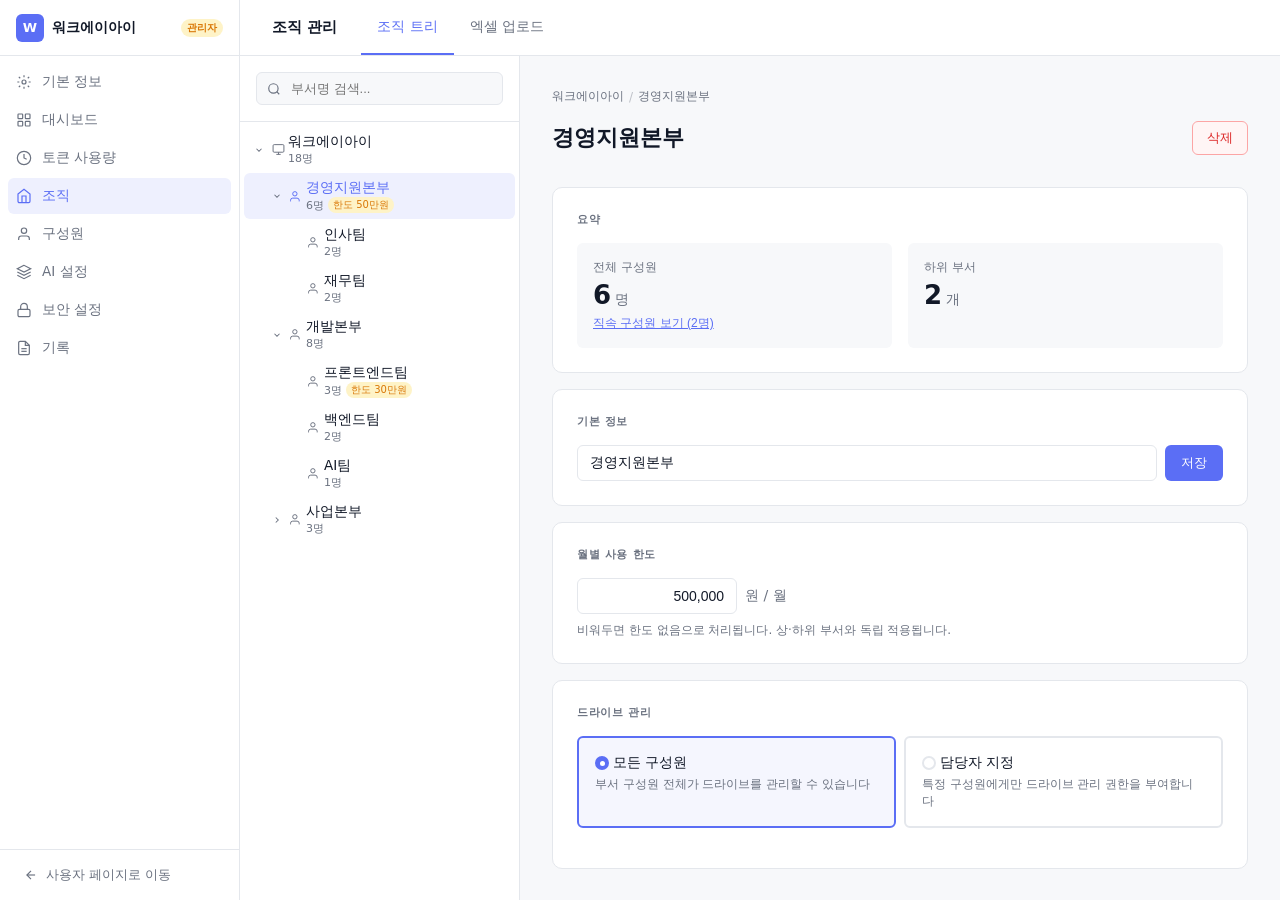
<file: admin/org.html>
<!DOCTYPE html>
<html lang="ko">
<head>
  <meta charset="UTF-8">
  <meta name="viewport" content="width=1280">
  <title>WorkAI 관리자 — 조직</title>
  <link rel="stylesheet" href="../css/tokens.css">
  <link rel="stylesheet" href="../css/layout.css">
  <link rel="stylesheet" href="../css/components.css">
  <style>
    /* ── Admin Sidebar ─────────────────────────────────── */
    .admin-sidebar {
      width: var(--sidebar-width);
      min-width: var(--sidebar-width);
      background: var(--color-surface);
      border-right: 1px solid var(--color-border);
      display: flex;
      flex-direction: column;
      height: 100vh;
      flex-shrink: 0;
    }
    .admin-sidebar__header {
      padding: var(--space-md) var(--space-md) var(--space-md);
      display: flex;
      align-items: center;
      gap: var(--space-sm);
      border-bottom: 1px solid var(--color-border);
      height: 56px;
      box-sizing: border-box;
    }
    .admin-logo {
      width: 28px; height: 28px;
      background: var(--color-primary);
      border-radius: var(--radius-sm);
      display: flex; align-items: center; justify-content: center;
      color: #fff; font-size: 13px; font-weight: 700;
      flex-shrink: 0;
    }
    .admin-sidebar__title {
      font-size: 13.5px; font-weight: 600;
      color: var(--color-text-primary);
      flex: 1; min-width: 0;
      white-space: nowrap; overflow: hidden; text-overflow: ellipsis;
    }
    .admin-badge {
      font-size: 10px; font-weight: 600;
      background: #FEF3C7; color: #D97706;
      padding: 2px 6px; border-radius: 10px;
      flex-shrink: 0;
    }
    .admin-nav {
      flex: 1;
      padding: var(--space-sm);
      overflow-y: auto;
    }
    .admin-nav__list { list-style: none; padding: 0; margin: 0; display: flex; flex-direction: column; gap: 2px; }
    .admin-nav__link {
      display: flex; align-items: center; gap: 10px;
      padding: 9px var(--space-sm);
      border-radius: var(--radius-sm);
      color: var(--color-text-secondary);
      text-decoration: none; font-size: 13.5px;
      transition: background 0.15s, color 0.15s;
      cursor: pointer;
    }
    .admin-nav__link:hover { background: var(--color-bg); color: var(--color-text-primary); }
    .admin-nav__link--active { background: #EEF0FE; color: var(--color-primary); font-weight: 500; }
    .admin-sidebar__footer {
      padding: var(--space-sm) var(--space-md);
      border-top: 1px solid var(--color-border);
    }
    .admin-back-link {
      display: flex; align-items: center; gap: var(--space-sm);
      font-size: 13px; color: var(--color-text-secondary);
      text-decoration: none;
      padding: 8px var(--space-sm);
      border-radius: var(--radius-sm);
      transition: background 0.15s;
    }
    .admin-back-link:hover { background: var(--color-bg); color: var(--color-text-primary); }

    /* ── Admin Main ─────────────────────────────────────── */
    .admin-main {
      flex: 1; display: flex; flex-direction: column;
      overflow: hidden; background: var(--color-bg);
      min-width: 0;
    }
    .admin-topbar {
      background: var(--color-surface);
      border-bottom: 1px solid var(--color-border);
      padding: 0 var(--space-xl);
      display: flex; align-items: center;
      height: 56px; flex-shrink: 0; gap: var(--space-lg);
    }
    .admin-topbar__title { font-size: 15px; font-weight: 600; color: var(--color-text-primary); flex-shrink: 0; }
    .admin-tabs { display: flex; height: 100%; }
    .admin-tab {
      padding: 0 var(--space-md); height: 100%;
      display: flex; align-items: center;
      font-size: 14px; color: var(--color-text-secondary);
      border-bottom: 2px solid transparent;
      cursor: pointer; transition: color 0.15s, border-color 0.15s;
      white-space: nowrap;
    }
    .admin-tab:hover { color: var(--color-text-primary); }
    .admin-tab--active { color: var(--color-primary); border-bottom-color: var(--color-primary); font-weight: 500; }

    /* ── Org Tree Layout ────────────────────────────────── */
    .org-layout { display: flex; flex: 1; overflow: hidden; }
    .org-tree-panel {
      width: 280px; min-width: 280px;
      background: var(--color-surface);
      border-right: 1px solid var(--color-border);
      display: flex; flex-direction: column; overflow: hidden;
    }
    .org-tree-search {
      padding: var(--space-md);
      border-bottom: 1px solid var(--color-border);
      flex-shrink: 0;
    }
    .org-tree-search__input {
      width: 100%; box-sizing: border-box;
      padding: 8px 12px 8px 34px;
      border: 1px solid var(--color-border);
      border-radius: var(--radius-sm);
      font-size: 13px; color: var(--color-text-primary);
      background: var(--color-bg) url("data:image/svg+xml,%3Csvg xmlns='http://www.w3.org/2000/svg' width='14' height='14' viewBox='0 0 24 24' fill='none' stroke='%236B7280' stroke-width='2'%3E%3Ccircle cx='11' cy='11' r='8'/%3E%3Cpath d='m21 21-4.35-4.35'/%3E%3C/svg%3E") no-repeat 10px center;
      outline: none;
    }
    .org-tree-search__input:focus { border-color: var(--color-primary); background-color: var(--color-surface); }
    .org-tree-body { flex: 1; overflow-y: auto; padding: var(--space-xs) 0; }

    /* ── Tree Node ──────────────────────────────────────── */
    .tree-node { position: relative; }
    .tree-node__row {
      display: flex; align-items: center;
      padding: 6px var(--space-xs);
      cursor: pointer;
      border-radius: var(--radius-sm);
      margin: 1px 4px;
      gap: 2px; position: relative;
    }
    .tree-node__row:hover { background: var(--color-bg); }
    .tree-node__row:hover .tree-node__actions { display: flex; }
    .tree-node__row--active { background: #EEF0FE; }
    .tree-node__row--active .tree-node__name { color: var(--color-primary); font-weight: 500; }
    .tree-node__row--active .tree-node__icon { color: var(--color-primary); }

    .tree-node__toggle {
      width: 18px; height: 18px; flex-shrink: 0;
      display: flex; align-items: center; justify-content: center;
      border-radius: 3px; color: var(--color-text-secondary);
      font-size: 10px;
    }
    .tree-node__toggle:hover { background: var(--color-border); }
    .tree-node__toggle--leaf { pointer-events: none; opacity: 0; }

    .tree-node__icon {
      width: 16px; height: 16px; flex-shrink: 0;
      display: flex; align-items: center; justify-content: center;
      color: var(--color-text-secondary);
    }
    .tree-node__info { flex: 1; min-width: 0; }
    .tree-node__name {
      font-size: 13.5px; color: var(--color-text-primary);
      white-space: nowrap; overflow: hidden; text-overflow: ellipsis;
    }
    .tree-node__meta {
      font-size: 11px; color: var(--color-text-secondary);
      display: flex; align-items: center; gap: 4px;
    }
    .tree-limit-badge {
      font-size: 10px; background: #FEF3C7; color: #D97706;
      padding: 1px 5px; border-radius: 8px;
    }
    .tree-node__actions { display: none; align-items: center; gap: 2px; flex-shrink: 0; }
    .tree-action-btn {
      width: 22px; height: 22px; border: none; background: none;
      cursor: pointer; border-radius: 3px;
      color: var(--color-text-secondary);
      display: flex; align-items: center; justify-content: center;
      font-size: 15px; font-weight: 600; padding: 0; line-height: 1;
    }
    .tree-action-btn:hover { background: var(--color-border); color: var(--color-text-primary); }
    .tree-node__children--collapsed { display: none; }

    /* ── Tree Dropdown ──────────────────────────────────── */
    .tree-dropdown {
      position: fixed;
      background: var(--color-surface);
      border: 1px solid var(--color-border);
      border-radius: var(--radius-sm);
      box-shadow: 0 4px 16px rgba(0,0,0,0.12);
      z-index: 1000; min-width: 150px;
      padding: var(--space-xs) 0;
    }
    .tree-dropdown__item {
      padding: 8px var(--space-md);
      font-size: 13.5px; color: var(--color-text-primary);
      cursor: pointer; display: flex; align-items: center; gap: var(--space-sm);
    }
    .tree-dropdown__item:hover { background: var(--color-bg); }
    .tree-dropdown__item--danger { color: #DC2626; }
    .tree-dropdown__item--danger:hover { background: #FFF5F5; }

    /* ── Detail Panel ───────────────────────────────────── */
    .org-detail-panel { flex: 1; overflow-y: auto; padding: var(--space-xl); }
    .detail-empty {
      height: 100%; display: flex; flex-direction: column;
      align-items: center; justify-content: center;
      gap: var(--space-md);
    }
    .detail-breadcrumb {
      font-size: 12px; color: var(--color-text-secondary);
      display: flex; align-items: center; flex-wrap: wrap;
      gap: 2px; margin-bottom: var(--space-md);
    }
    .detail-breadcrumb__link { cursor: pointer; }
    .detail-breadcrumb__link:hover { color: var(--color-primary); text-decoration: underline; }
    .detail-header {
      display: flex; align-items: center; justify-content: space-between;
      margin-bottom: var(--space-xl);
    }
    .detail-dept-name { font-size: 22px; font-weight: 700; color: var(--color-text-primary); }
    .detail-delete-btn {
      padding: 7px 14px;
      border: 1px solid #FCA5A5; background: #FFF5F5; color: #DC2626;
      border-radius: var(--radius-sm); font-size: 13px; cursor: pointer;
    }
    .detail-delete-btn:hover { background: #FEE2E2; }

    .detail-card {
      background: var(--color-surface);
      border: 1px solid var(--color-border);
      border-radius: var(--radius-md);
      padding: var(--space-lg); margin-bottom: var(--space-md);
    }
    .detail-card__title {
      font-size: 11px; font-weight: 600;
      color: var(--color-text-secondary);
      text-transform: uppercase; letter-spacing: 0.06em;
      margin-bottom: var(--space-md);
    }

    /* Summary */
    .summary-grid { display: grid; grid-template-columns: 1fr 1fr; gap: var(--space-md); }
    .summary-item { background: var(--color-bg); border-radius: var(--radius-sm); padding: var(--space-md); }
    .summary-item__label { font-size: 12px; color: var(--color-text-secondary); margin-bottom: var(--space-xs); }
    .summary-item__value { font-size: 26px; font-weight: 700; color: var(--color-text-primary); display: flex; align-items: baseline; gap: 4px; }
    .summary-item__unit { font-size: 14px; font-weight: 400; color: var(--color-text-secondary); }
    .summary-item__action { margin-top: var(--space-xs); }
    .btn-text-link { background: none; border: none; color: var(--color-primary); font-size: 12px; cursor: pointer; padding: 0; text-decoration: underline; }

    /* Basic info */
    .info-field { display: flex; align-items: center; gap: var(--space-sm); }
    .info-input {
      flex: 1; padding: 9px 12px;
      border: 1px solid var(--color-border); border-radius: var(--radius-sm);
      font-size: 14px; color: var(--color-text-primary); outline: none; background: var(--color-surface);
    }
    .info-input:focus { border-color: var(--color-primary); }
    .info-input--readonly { background: var(--color-bg); color: var(--color-text-secondary); cursor: default; }
    .info-link { font-size: 13px; color: var(--color-primary); text-decoration: underline; cursor: pointer; white-space: nowrap; }
    .btn-save {
      padding: 9px 16px; background: var(--color-primary); color: #fff;
      border: none; border-radius: var(--radius-sm); font-size: 13px; cursor: pointer; white-space: nowrap;
    }
    .btn-save:hover { background: var(--color-primary-hover); }

    /* Limit */
    .limit-row { display: flex; align-items: center; gap: var(--space-sm); }
    .limit-input {
      width: 160px; padding: 9px 12px;
      border: 1px solid var(--color-border); border-radius: var(--radius-sm);
      font-size: 14px; color: var(--color-text-primary); outline: none; text-align: right;
    }
    .limit-input:focus { border-color: var(--color-primary); }
    .limit-unit { font-size: 14px; color: var(--color-text-secondary); }
    .limit-hint { font-size: 12px; color: var(--color-text-secondary); margin-top: var(--space-sm); }

    /* Drive options */
    .drive-options { display: grid; grid-template-columns: 1fr 1fr; gap: var(--space-sm); margin-bottom: var(--space-md); }
    .drive-option {
      border: 2px solid var(--color-border); border-radius: var(--radius-sm);
      padding: var(--space-md); cursor: pointer;
      transition: border-color 0.15s, background 0.15s;
    }
    .drive-option:hover { border-color: #A5B4FC; }
    .drive-option--selected { border-color: var(--color-primary); background: #F5F6FE; }
    .drive-option__title {
      font-size: 13.5px; font-weight: 500; color: var(--color-text-primary);
      display: flex; align-items: center; gap: var(--space-xs); margin-bottom: 4px;
    }
    .drive-option__desc { font-size: 12px; color: var(--color-text-secondary); line-height: 1.4; }
    .radio-dot {
      width: 14px; height: 14px; flex-shrink: 0;
      border: 2px solid var(--color-border); border-radius: 50%;
      display: inline-flex; align-items: center; justify-content: center;
    }
    .drive-option--selected .radio-dot { border-color: var(--color-primary); background: var(--color-primary); }
    .drive-option--selected .radio-dot::after { content:''; width:5px; height:5px; border-radius:50%; background:#fff; }

    .manager-section { margin-top: var(--space-sm); }
    .manager-chips { display: flex; flex-wrap: wrap; gap: var(--space-xs); margin-bottom: var(--space-sm); }
    .manager-chip {
      display: flex; align-items: center; gap: 5px;
      background: #EEF0FE; color: var(--color-primary);
      font-size: 13px; padding: 5px 10px; border-radius: 20px;
    }
    .manager-chip__remove { background:none; border:none; cursor:pointer; color:var(--color-primary); padding:0; font-size:16px; line-height:1; }
    .btn-add-manager {
      display: inline-flex; align-items: center; gap: var(--space-xs);
      padding: 7px 12px; border: 1px dashed var(--color-border);
      border-radius: var(--radius-sm); background: none;
      color: var(--color-text-secondary); font-size: 13px; cursor: pointer;
    }
    .btn-add-manager:hover { border-color: var(--color-primary); color: var(--color-primary); }

    /* ── Excel Upload ───────────────────────────────────── */
    .excel-upload { flex: 1; overflow-y: auto; padding: var(--space-xl); }
    .upload-card {
      background: var(--color-surface); border: 1px solid var(--color-border);
      border-radius: var(--radius-md); padding: var(--space-xl);
      max-width: 720px;
    }
    .upload-steps { display: flex; align-items: center; margin-bottom: var(--space-xl); }
    .upload-step { display: flex; align-items: center; gap: var(--space-xs); font-size: 13px; color: var(--color-text-disabled); white-space: nowrap; }
    .step-num {
      width: 22px; height: 22px; border-radius: 50%;
      border: 1.5px solid var(--color-text-disabled);
      display: flex; align-items: center; justify-content: center;
      font-size: 11px; font-weight: 600; flex-shrink: 0;
    }
    .upload-step--active { color: var(--color-primary); }
    .upload-step--active .step-num { border-color: var(--color-primary); background: var(--color-primary); color: #fff; }
    .upload-step--done { color: var(--color-text-secondary); }
    .upload-step--done .step-num { border-color: #10B981; background: #10B981; color: #fff; }
    .step-line { flex: 1; height: 1px; background: var(--color-border); margin: 0 var(--space-sm); min-width: 16px; }

    .upload-dropzone {
      border: 2px dashed var(--color-border); border-radius: var(--radius-md);
      padding: var(--space-xl) var(--space-lg);
      text-align: center; cursor: pointer;
      transition: border-color 0.15s, background 0.15s;
    }
    .upload-dropzone:hover { border-color: var(--color-primary); background: #F5F6FE; }
    .upload-dropzone__title { font-size: 15px; font-weight: 500; color: var(--color-text-primary); margin: var(--space-sm) 0 var(--space-xs); }
    .upload-dropzone__sub { font-size: 13px; color: var(--color-text-secondary); }
    .upload-dropzone__btn {
      margin-top: var(--space-md); display: inline-flex; align-items: center; gap: var(--space-xs);
      padding: 9px 20px; background: var(--color-primary); color: #fff;
      border: none; border-radius: var(--radius-sm); font-size: 14px; cursor: pointer;
    }
    .upload-dropzone__btn:hover { background: var(--color-primary-hover); }

    .spec-table { margin-top: var(--space-xl); width: 100%; border-collapse: collapse; font-size: 13px; }
    .spec-table th { background: var(--color-bg); padding: 8px 12px; text-align: left; color: var(--color-text-secondary); font-weight: 500; border-bottom: 1px solid var(--color-border); }
    .spec-table td { padding: 8px 12px; border-bottom: 1px solid var(--color-border); color: var(--color-text-primary); }
    .badge-required { display: inline-block; font-size: 10px; background: #FEE2E2; color: #DC2626; padding: 1px 6px; border-radius: 8px; }
    .badge-optional { display: inline-block; font-size: 10px; background: var(--color-bg); color: var(--color-text-secondary); padding: 1px 6px; border-radius: 8px; }

    .preview-summary { display: grid; grid-template-columns: repeat(3, 1fr); gap: var(--space-md); margin-bottom: var(--space-lg); }
    .preview-stat { background: var(--color-bg); border-radius: var(--radius-sm); padding: var(--space-md); text-align: center; }
    .preview-stat__val { font-size: 28px; font-weight: 700; color: var(--color-text-primary); }
    .preview-stat__label { font-size: 12px; color: var(--color-text-secondary); }
    .preview-stat--add .preview-stat__val { color: #10B981; }
    .preview-stat--update .preview-stat__val { color: #3B82F6; }
    .preview-stat--warn .preview-stat__val { color: #F59E0B; }

    .issue-section { margin-bottom: var(--space-lg); }
    .issue-title { font-size: 13px; font-weight: 600; display: flex; align-items: center; gap: var(--space-xs); margin-bottom: var(--space-sm); }
    .issue-title--error { color: #DC2626; }
    .issue-title--warn { color: #D97706; }
    .issue-item { padding: 8px 12px; border-radius: var(--radius-sm); font-size: 13px; margin-bottom: 4px; }
    .issue-item--error { background: #FFF5F5; border: 1px solid #FCA5A5; color: #DC2626; }
    .issue-item--warn { background: #FFFBEB; border: 1px solid #FCD34D; color: #D97706; }

    .upload-footer { display: flex; gap: var(--space-sm); justify-content: flex-end; margin-top: var(--space-lg); }
    .btn-secondary { padding: 9px 18px; border: 1px solid var(--color-border); background: var(--color-surface); color: var(--color-text-primary); border-radius: var(--radius-sm); font-size: 13px; cursor: pointer; }
    .btn-secondary:hover { background: var(--color-bg); }
    .btn-primary { padding: 9px 18px; background: var(--color-primary); color: #fff; border: none; border-radius: var(--radius-sm); font-size: 13px; cursor: pointer; }
    .btn-primary:hover { background: var(--color-primary-hover); }
    .btn-warn { padding: 9px 18px; background: #F59E0B; color: #fff; border: none; border-radius: var(--radius-sm); font-size: 13px; cursor: pointer; }
    .btn-warn:hover { background: #D97706; }
    .btn-danger { padding: 9px 18px; background: #DC2626; color: #fff; border: none; border-radius: var(--radius-sm); font-size: 13px; cursor: pointer; }
    .btn-danger:hover { background: #B91C1C; }

    /* ── Modals ─────────────────────────────────────────── */
    .modal-overlay {
      position: fixed; inset: 0; background: rgba(0,0,0,0.4);
      display: none; align-items: center; justify-content: center; z-index: 2000;
    }
    .modal-overlay--open { display: flex; }
    .modal-box {
      background: var(--color-surface); border-radius: var(--radius-lg);
      padding: var(--space-xl); width: 420px; max-width: 90vw; position: relative;
    }
    .modal-box--lg { width: 520px; }
    .modal-title { font-size: 16px; font-weight: 600; color: var(--color-text-primary); margin-bottom: var(--space-lg); }
    .modal-close {
      position: absolute; top: var(--space-md); right: var(--space-md);
      width: 28px; height: 28px; border: none; background: none; cursor: pointer;
      color: var(--color-text-secondary); display: flex; align-items: center; justify-content: center; border-radius: var(--radius-sm);
    }
    .modal-close:hover { background: var(--color-bg); }
    .form-field { margin-bottom: var(--space-md); }
    .form-label { font-size: 13px; font-weight: 500; color: var(--color-text-primary); margin-bottom: 6px; display: block; }
    .form-input { width: 100%; padding: 9px 12px; border: 1px solid var(--color-border); border-radius: var(--radius-sm); font-size: 14px; outline: none; box-sizing: border-box; }
    .form-input:focus { border-color: var(--color-primary); }
    .modal-footer { display: flex; justify-content: flex-end; gap: var(--space-sm); margin-top: var(--space-lg); }

    .member-list { max-height: 280px; overflow-y: auto; border: 1px solid var(--color-border); border-radius: var(--radius-sm); }
    .member-row {
      display: flex; align-items: center; gap: var(--space-sm);
      padding: 9px var(--space-sm);
      border-bottom: 1px solid var(--color-border);
    }
    .member-row:last-child { border-bottom: none; }
    .m-avatar {
      width: 30px; height: 30px; border-radius: 50%;
      display: flex; align-items: center; justify-content: center;
      font-size: 12px; font-weight: 600; color: #fff; flex-shrink: 0;
    }
    .m-info { flex: 1; }
    .m-name { font-size: 13.5px; color: var(--color-text-primary); }
    .m-email { font-size: 12px; color: var(--color-text-secondary); }
    .m-check { width: 16px; height: 16px; accent-color: var(--color-primary); cursor: pointer; }

    .modal-note { font-size: 12px; color: var(--color-text-secondary); margin-top: var(--space-sm); padding-top: var(--space-sm); border-top: 1px solid var(--color-border); }
    .modal-search { margin-bottom: var(--space-sm); }
    .selected-count { font-size: 12px; color: var(--color-text-secondary); margin-bottom: var(--space-xs); }

    .delete-warning {
      background: #FFF5F5; border: 1px solid #FCA5A5;
      border-radius: var(--radius-sm); padding: var(--space-md);
      font-size: 13px; color: #7F1D1D;
      display: flex; gap: var(--space-sm); align-items: flex-start;
      margin-bottom: var(--space-md); line-height: 1.5;
    }

    /* Spinner */
    @keyframes spin { to { transform: rotate(360deg); } }
    .spinner {
      width: 40px; height: 40px; border-radius: 50%;
      border: 3px solid var(--color-border); border-top-color: var(--color-primary);
      animation: spin 0.8s linear infinite;
      margin: 0 auto var(--space-md);
    }

    /* Step-done checkmark in step-num */
    .step-num--check::after { content: '✓'; }
  </style>
</head>
<body>
<div class="app">

  <!-- ════ Admin Sidebar ════ -->
  <aside class="admin-sidebar">
    <div class="admin-sidebar__header">
      <div class="admin-logo">W</div>
      <span class="admin-sidebar__title">워크에이아이</span>
      <span class="admin-badge">관리자</span>
    </div>
    <nav class="admin-nav">
      <ul class="admin-nav__list">
        <li><a href="info.html" class="admin-nav__link">
          <svg width="16" height="16" viewBox="0 0 24 24" fill="none" stroke="currentColor" stroke-width="1.8"><circle cx="12" cy="12" r="3"/><path d="M12 2v3M12 19v3M4.22 4.22l2.12 2.12M17.66 17.66l2.12 2.12M2 12h3M19 12h3M4.22 19.78l2.12-2.12M17.66 6.34l2.12-2.12"/></svg>
          기본 정보
        </a></li>
        <li><a href="#" class="admin-nav__link" data-wip>
          <svg width="16" height="16" viewBox="0 0 24 24" fill="none" stroke="currentColor" stroke-width="1.8"><rect x="3" y="3" width="7" height="7" rx="1"/><rect x="14" y="3" width="7" height="7" rx="1"/><rect x="14" y="14" width="7" height="7" rx="1"/><rect x="3" y="14" width="7" height="7" rx="1"/></svg>
          대시보드
        </a></li>
        <li><a href="usage.html" class="admin-nav__link">
          <svg width="16" height="16" viewBox="0 0 24 24" fill="none" stroke="currentColor" stroke-width="1.8"><circle cx="12" cy="12" r="10"/><polyline points="12 6 12 12 16 14"/></svg>
          토큰 사용량
        </a></li>
        <li><a href="org.html" class="admin-nav__link admin-nav__link--active">
          <svg width="16" height="16" viewBox="0 0 24 24" fill="none" stroke="currentColor" stroke-width="1.8"><path d="M3 9l9-7 9 7v11a2 2 0 0 1-2 2H5a2 2 0 0 1-2-2z"/><polyline points="9 22 9 12 15 12 15 22"/></svg>
          조직
        </a></li>
        <li><a href="members.html" class="admin-nav__link">
          <svg width="16" height="16" viewBox="0 0 24 24" fill="none" stroke="currentColor" stroke-width="1.8"><path d="M20 21v-2a4 4 0 0 0-4-4H8a4 4 0 0 0-4 4v2"/><circle cx="12" cy="7" r="4"/></svg>
          구성원
        </a></li>
        <li><a href="ai-settings.html" class="admin-nav__link">
          <svg width="16" height="16" viewBox="0 0 24 24" fill="none" stroke="currentColor" stroke-width="1.8"><path d="M12 2L2 7l10 5 10-5-10-5z"/><path d="M2 17l10 5 10-5M2 12l10 5 10-5"/></svg>
          AI 설정
        </a></li>
        <li><a href="security.html" class="admin-nav__link">
          <svg width="16" height="16" viewBox="0 0 24 24" fill="none" stroke="currentColor" stroke-width="1.8"><rect x="3" y="11" width="18" height="11" rx="2"/><path d="M7 11V7a5 5 0 0 1 10 0v4"/></svg>
          보안 설정
        </a></li>
        <li><a href="records.html" class="admin-nav__link">
          <svg width="16" height="16" viewBox="0 0 24 24" fill="none" stroke="currentColor" stroke-width="1.8"><path d="M14 2H6a2 2 0 0 0-2 2v16a2 2 0 0 0 2 2h12a2 2 0 0 0 2-2V8z"/><polyline points="14 2 14 8 20 8"/><line x1="16" y1="13" x2="8" y2="13"/><line x1="16" y1="17" x2="8" y2="17"/></svg>
          기록
        </a></li>
      </ul>
    </nav>
    <div class="admin-sidebar__footer">
      <a href="../index.html" class="admin-back-link">
        <svg width="14" height="14" viewBox="0 0 24 24" fill="none" stroke="currentColor" stroke-width="2"><path d="M19 12H5"/><path d="M12 19l-7-7 7-7"/></svg>
        사용자 페이지로 이동
      </a>
    </div>
  </aside>

  <!-- ════ Admin Main ════ -->
  <main class="admin-main">

    <!-- Topbar -->
    <div class="admin-topbar">
      <span class="admin-topbar__title">조직 관리</span>
      <div class="admin-tabs">
        <div class="admin-tab admin-tab--active" id="tab-tree" onclick="switchTab('tree')">조직 트리</div>
        <div class="admin-tab" id="tab-excel" onclick="switchTab('excel')">엑셀 업로드</div>
      </div>
    </div>

    <!-- ── Tab: 조직 트리 ── -->
    <div class="org-layout" id="panel-tree">

      <!-- Left: Tree -->
      <div class="org-tree-panel">
        <div class="org-tree-search">
          <input type="text" class="org-tree-search__input" id="treeSearch"
                 placeholder="부서명 검색..." oninput="searchTree(this.value)">
        </div>
        <div class="org-tree-body" id="treeBody"></div>
      </div>

      <!-- Right: Detail -->
      <div class="org-detail-panel" id="detailPanel">
        <div class="detail-empty">
          <svg width="44" height="44" viewBox="0 0 24 24" fill="none" stroke="currentColor" stroke-width="1.4" style="color:var(--color-text-disabled)"><path d="M3 9l9-7 9 7v11a2 2 0 0 1-2 2H5a2 2 0 0 1-2-2z"/><polyline points="9 22 9 12 15 12 15 22"/></svg>
          <p style="font-size:14px;color:var(--color-text-secondary);margin:0">부서를 선택하면 세부 정보가 표시됩니다</p>
        </div>
      </div>
    </div>

    <!-- ── Tab: 엑셀 업로드 ── -->
    <div class="excel-upload" id="panel-excel" style="display:none">
      <div class="upload-card">

        <!-- Step indicator -->
        <div class="upload-steps">
          <div class="upload-step upload-step--active" id="xstep-1">
            <div class="step-num" id="xstep-num-1">1</div><span>파일 선택</span>
          </div>
          <div class="step-line"></div>
          <div class="upload-step" id="xstep-2">
            <div class="step-num" id="xstep-num-2">2</div><span>유효성 검사</span>
          </div>
          <div class="step-line"></div>
          <div class="upload-step" id="xstep-3">
            <div class="step-num" id="xstep-num-3">3</div><span>미리보기</span>
          </div>
          <div class="step-line"></div>
          <div class="upload-step" id="xstep-4">
            <div class="step-num" id="xstep-num-4">4</div><span>적용 완료</span>
          </div>
        </div>

        <!-- State: select -->
        <div id="xs-select">
          <div class="upload-dropzone" onclick="triggerExcel()">
            <svg width="36" height="36" viewBox="0 0 24 24" fill="none" stroke="currentColor" stroke-width="1.5" style="color:var(--color-text-disabled)"><path d="M21 15v4a2 2 0 0 1-2 2H5a2 2 0 0 1-2-2v-4"/><polyline points="17 8 12 3 7 8"/><line x1="12" y1="3" x2="12" y2="15"/></svg>
            <div class="upload-dropzone__title">파일을 끌어다 놓거나 선택하세요</div>
            <div class="upload-dropzone__sub">.xlsx, .xls · 최대 5MB · 최대 1,000행</div>
            <button class="upload-dropzone__btn" onclick="event.stopPropagation();triggerExcel()">
              <svg width="14" height="14" viewBox="0 0 24 24" fill="none" stroke="currentColor" stroke-width="2"><path d="M21 15v4a2 2 0 0 1-2 2H5a2 2 0 0 1-2-2v-4"/><polyline points="17 8 12 3 7 8"/><line x1="12" y1="3" x2="12" y2="15"/></svg>
              파일 선택
            </button>
          </div>
          <input type="file" id="excelInput" accept=".xlsx,.xls" style="display:none" onchange="handleExcelFile(this)">

          <div style="margin-top:var(--space-xl)">
            <div style="font-size:13px;font-weight:600;color:var(--color-text-secondary);margin-bottom:var(--space-md)">컬럼 정의</div>
            <table class="spec-table">
              <thead><tr><th>컬럼명</th><th>필수 여부</th><th>설명</th></tr></thead>
              <tbody>
                <tr><td>부서코드</td><td><span class="badge-required">필수</span></td><td>고유값, 계층 연결 기준</td></tr>
                <tr><td>부서명</td><td><span class="badge-required">필수</span></td><td>중복 불가</td></tr>
                <tr><td>상위부서코드</td><td><span class="badge-required">필수</span></td><td>최상위 부서는 공백</td></tr>
                <tr><td>월별 한도</td><td><span class="badge-optional">선택</span></td><td>숫자(원 단위), 공백 시 한도 없음</td></tr>
              </tbody>
            </table>
          </div>
        </div>

        <!-- State: validating -->
        <div id="xs-validating" style="display:none;text-align:center;padding:var(--space-xl) 0">
          <div class="spinner"></div>
          <div style="font-size:15px;font-weight:500;color:var(--color-text-primary)">파일을 분석하고 있습니다...</div>
          <div style="font-size:13px;color:var(--color-text-secondary);margin-top:var(--space-xs)">조직도_2025.xlsx · 32행</div>
        </div>

        <!-- State: preview (warnings only) -->
        <div id="xs-preview" style="display:none">
          <div style="font-size:15px;font-weight:600;color:var(--color-text-primary);margin-bottom:var(--space-md)">변경 미리보기</div>
          <div class="preview-summary">
            <div class="preview-stat preview-stat--add"><div class="preview-stat__val">3</div><div class="preview-stat__label">신규 추가</div></div>
            <div class="preview-stat preview-stat--update"><div class="preview-stat__val">5</div><div class="preview-stat__label">정보 업데이트</div></div>
            <div class="preview-stat preview-stat--warn"><div class="preview-stat__val">2</div><div class="preview-stat__label">경고</div></div>
          </div>
          <div class="issue-section">
            <div class="issue-title issue-title--warn">
              <svg width="14" height="14" viewBox="0 0 24 24" fill="none" stroke="currentColor" stroke-width="2"><path d="M10.29 3.86L1.82 18a2 2 0 001.71 3h16.94a2 2 0 001.71-3L13.71 3.86a2 2 0 00-3.42 0z"/><line x1="12" y1="9" x2="12" y2="13"/><line x1="12" y1="17" x2="12.01" y2="17"/></svg>
              경고 (적용 가능, 검토 권장)
            </div>
            <div class="issue-item issue-item--warn">15행: 월별 한도 값이 숫자가 아님 — "오만원" (해당 행 한도 무시됩니다)</div>
            <div class="issue-item issue-item--warn">22행: 상위부서코드 없음 — DEPT-NEW가 최상위 부서로 처리됩니다</div>
          </div>
          <div class="upload-footer">
            <button class="btn-secondary" onclick="resetExcel()">취소</button>
            <button class="btn-warn" onclick="applyExcel()">경고 무시하고 적용</button>
            <button class="btn-primary" onclick="applyExcel()">적용</button>
          </div>
        </div>

        <!-- State: errors (blocking) -->
        <div id="xs-errors" style="display:none">
          <div style="font-size:15px;font-weight:600;color:var(--color-text-primary);margin-bottom:var(--space-md)">유효성 검사 결과</div>
          <div class="issue-section">
            <div class="issue-title issue-title--error">
              <svg width="14" height="14" viewBox="0 0 24 24" fill="none" stroke="currentColor" stroke-width="2"><circle cx="12" cy="12" r="10"/><line x1="12" y1="8" x2="12" y2="12"/><line x1="12" y1="16" x2="12.01" y2="16"/></svg>
              차단 오류 — 수정 후 재업로드 필요
            </div>
            <div class="issue-item issue-item--error">3행: 부서코드 중복 (A001)</div>
            <div class="issue-item issue-item--error">7행: 부서명 공백</div>
            <div class="issue-item issue-item--error">11행: 순환 참조 감지 (DEPT-003 → DEPT-005 → DEPT-003)</div>
          </div>
          <div class="upload-footer">
            <button class="btn-secondary" onclick="resetExcel()">닫기</button>
          </div>
        </div>

        <!-- State: done -->
        <div id="xs-done" style="display:none;text-align:center;padding:var(--space-xl) 0">
          <div style="width:52px;height:52px;background:#D1FAE5;border-radius:50%;display:flex;align-items:center;justify-content:center;margin:0 auto var(--space-md)">
            <svg width="24" height="24" viewBox="0 0 24 24" fill="none" stroke="#10B981" stroke-width="2.5"><polyline points="20 6 9 17 4 12"/></svg>
          </div>
          <div style="font-size:16px;font-weight:600;color:var(--color-text-primary);margin-bottom:var(--space-xs)">조직도가 업데이트되었습니다</div>
          <div style="font-size:13px;color:var(--color-text-secondary);margin-bottom:var(--space-lg)">신규 3개 · 업데이트 5개 적용 완료</div>
          <button class="btn-primary" onclick="resetExcel()">확인</button>
        </div>

      </div>
    </div>
  </main>
</div>

<!-- ════ Modals ════ -->

<!-- Add Dept -->
<div class="modal-overlay" id="modal-add">
  <div class="modal-box">
    <button class="modal-close" onclick="closeModal('modal-add')"><svg width="16" height="16" viewBox="0 0 24 24" fill="none" stroke="currentColor" stroke-width="2"><line x1="18" y1="6" x2="6" y2="18"/><line x1="6" y1="6" x2="18" y2="18"/></svg></button>
    <div class="modal-title">하위 부서 추가</div>
    <div id="addDeptParent" style="font-size:13px;color:var(--color-text-secondary);margin-bottom:var(--space-md)"></div>
    <div class="form-field">
      <label class="form-label">부서명 <span style="color:#DC2626">*</span></label>
      <input type="text" class="form-input" id="addDeptInput" placeholder="예: 마케팅팀" onkeydown="if(event.key==='Enter')submitAddDept()">
    </div>
    <div class="modal-footer">
      <button class="btn-secondary" onclick="closeModal('modal-add')">취소</button>
      <button class="btn-primary" onclick="submitAddDept()">추가</button>
    </div>
  </div>
</div>

<!-- Rename -->
<div class="modal-overlay" id="modal-rename">
  <div class="modal-box">
    <button class="modal-close" onclick="closeModal('modal-rename')"><svg width="16" height="16" viewBox="0 0 24 24" fill="none" stroke="currentColor" stroke-width="2"><line x1="18" y1="6" x2="6" y2="18"/><line x1="6" y1="6" x2="18" y2="18"/></svg></button>
    <div class="modal-title">이름 바꾸기</div>
    <div class="form-field">
      <label class="form-label">부서명</label>
      <input type="text" class="form-input" id="renameInput" onkeydown="if(event.key==='Enter')submitRename()">
    </div>
    <div class="modal-footer">
      <button class="btn-secondary" onclick="closeModal('modal-rename')">취소</button>
      <button class="btn-primary" onclick="submitRename()">저장</button>
    </div>
  </div>
</div>

<!-- Delete confirm -->
<div class="modal-overlay" id="modal-delete">
  <div class="modal-box">
    <button class="modal-close" onclick="closeModal('modal-delete')"><svg width="16" height="16" viewBox="0 0 24 24" fill="none" stroke="currentColor" stroke-width="2"><line x1="18" y1="6" x2="6" y2="18"/><line x1="6" y1="6" x2="18" y2="18"/></svg></button>
    <div class="modal-title">부서 삭제</div>
    <div class="delete-warning">
      <svg width="16" height="16" viewBox="0 0 24 24" fill="none" stroke="currentColor" stroke-width="2" style="flex-shrink:0;margin-top:1px"><path d="M10.29 3.86L1.82 18a2 2 0 001.71 3h16.94a2 2 0 001.71-3L13.71 3.86a2 2 0 00-3.42 0z"/><line x1="12" y1="9" x2="12" y2="13"/><line x1="12" y1="17" x2="12.01" y2="17"/></svg>
      <div><strong id="deleteDeptName"></strong>과(와) 하위 부서 전체가 삭제됩니다.<br>이 작업은 되돌릴 수 없습니다.</div>
    </div>
    <div class="modal-footer">
      <button class="btn-secondary" onclick="closeModal('modal-delete')">취소</button>
      <button class="btn-danger" onclick="confirmDelete()">삭제</button>
    </div>
  </div>
</div>

<!-- Members view -->
<div class="modal-overlay" id="modal-members">
  <div class="modal-box modal-box--lg">
    <button class="modal-close" onclick="closeModal('modal-members')"><svg width="16" height="16" viewBox="0 0 24 24" fill="none" stroke="currentColor" stroke-width="2"><line x1="18" y1="6" x2="6" y2="18"/><line x1="6" y1="6" x2="18" y2="18"/></svg></button>
    <div class="modal-title" id="memberModalTitle">구성원 목록</div>
    <div class="member-list" id="memberModalList"></div>
    <div class="modal-note">구성원 추가·삭제는 <a href="#" style="color:var(--color-primary)" data-wip>구성원 관리 페이지</a>에서 할 수 있습니다.</div>
    <div class="modal-footer">
      <button class="btn-secondary" onclick="closeModal('modal-members')">닫기</button>
    </div>
  </div>
</div>

<!-- Add manager -->
<div class="modal-overlay" id="modal-manager">
  <div class="modal-box modal-box--lg">
    <button class="modal-close" onclick="closeModal('modal-manager')"><svg width="16" height="16" viewBox="0 0 24 24" fill="none" stroke="currentColor" stroke-width="2"><line x1="18" y1="6" x2="6" y2="18"/><line x1="6" y1="6" x2="18" y2="18"/></svg></button>
    <div class="modal-title">담당자 추가</div>
    <div class="modal-search">
      <input type="text" class="form-input" placeholder="이름 또는 이메일 검색..." oninput="filterManagers(this.value)" id="managerSearch">
    </div>
    <div class="selected-count" id="managerCount">0명 선택됨</div>
    <div class="member-list" id="managerList"></div>
    <div class="modal-footer">
      <button class="btn-secondary" onclick="closeModal('modal-manager')">취소</button>
      <button class="btn-primary" onclick="submitManagers()">추가</button>
    </div>
  </div>
</div>

<div id="appToast" class="toast"></div>
<script src="../js/common.js"></script>
<script>
// ══════════════════════════════════════════════
//  DATA
// ══════════════════════════════════════════════
const MEMBERS = [
  { id:'m1',  name:'홍길동', email:'hong@workai.co',     color:'#5B6EF5', dept:'root'    },
  { id:'m2',  name:'김지수', email:'kim.js@workai.co',   color:'#10B981', dept:'dept-1'  },
  { id:'m3',  name:'이민준', email:'lee.mj@workai.co',   color:'#F59E0B', dept:'dept-1'  },
  { id:'m4',  name:'박서연', email:'park.sy@workai.co',  color:'#EC4899', dept:'dept-1-1'},
  { id:'m5',  name:'최현우', email:'choi.hw@workai.co',  color:'#8B5CF6', dept:'dept-1-1'},
  { id:'m6',  name:'정다은', email:'jung.de@workai.co',  color:'#3B82F6', dept:'dept-1-2'},
  { id:'m7',  name:'한승민', email:'han.sm@workai.co',   color:'#EF4444', dept:'dept-1-2'},
  { id:'m8',  name:'오지훈', email:'oh.jh@workai.co',    color:'#14B8A6', dept:'dept-2'  },
  { id:'m9',  name:'윤채원', email:'yoon.cw@workai.co',  color:'#F97316', dept:'dept-2'  },
  { id:'m10', name:'임수빈', email:'lim.sb@workai.co',   color:'#6366F1', dept:'dept-2-1'},
  { id:'m11', name:'강태양', email:'kang.ty@workai.co',  color:'#D97706', dept:'dept-2-1'},
  { id:'m12', name:'신예진', email:'shin.yj@workai.co',  color:'#059669', dept:'dept-2-1'},
  { id:'m13', name:'백준혁', email:'baek.jh@workai.co',  color:'#7C3AED', dept:'dept-2-2'},
  { id:'m14', name:'조민서', email:'jo.ms@workai.co',    color:'#DC2626', dept:'dept-2-2'},
  { id:'m15', name:'유다현', email:'yu.dh@workai.co',    color:'#0891B2', dept:'dept-2-3'},
  { id:'m16', name:'권성호', email:'kwon.sh@workai.co',  color:'#65A30D', dept:'dept-3'  },
  { id:'m17', name:'황지민', email:'hwang.jm@workai.co', color:'#C026D3', dept:'dept-3-1'},
  { id:'m18', name:'나예슬', email:'na.ys@workai.co',    color:'#E11D48', dept:'dept-3-2'},
];

let orgTree = {
  id:'root', name:'워크에이아이', memberCount:18, isRoot:true,
  driveMode:'all', managers:[], limit:null, expanded:true,
  children:[
    { id:'dept-1', name:'경영지원본부', memberCount:6, limit:500000,
      driveMode:'all', managers:[], expanded:true,
      children:[
        { id:'dept-1-1', name:'인사팀',  memberCount:2, limit:null, driveMode:'all', managers:[], expanded:false, children:[] },
        { id:'dept-1-2', name:'재무팀',  memberCount:2, limit:null, driveMode:'managers',
          managers:[{ id:'m6', name:'정다은', color:'#3B82F6' }], expanded:false, children:[] },
      ]},
    { id:'dept-2', name:'개발본부', memberCount:8, limit:null,
      driveMode:'all', managers:[], expanded:true,
      children:[
        { id:'dept-2-1', name:'프론트엔드팀', memberCount:3, limit:300000, driveMode:'all', managers:[], expanded:false, children:[] },
        { id:'dept-2-2', name:'백엔드팀',     memberCount:2, limit:null,   driveMode:'all', managers:[], expanded:false, children:[] },
        { id:'dept-2-3', name:'AI팀',         memberCount:1, limit:null,   driveMode:'all', managers:[], expanded:false, children:[] },
      ]},
    { id:'dept-3', name:'사업본부', memberCount:3, limit:null,
      driveMode:'all', managers:[], expanded:false,
      children:[
        { id:'dept-3-1', name:'영업팀',   memberCount:1, limit:null, driveMode:'all', managers:[], expanded:false, children:[] },
        { id:'dept-3-2', name:'마케팅팀', memberCount:1, limit:null, driveMode:'all', managers:[], expanded:false, children:[] },
      ]},
  ]
};

let selectedId = null;
let pendingId  = null;
let activeDropdown = null;

// ══════════════════════════════════════════════
//  TREE UTILITIES
// ══════════════════════════════════════════════
function findNode(id, node = orgTree) {
  if (node.id === id) return node;
  for (const c of (node.children || [])) {
    const f = findNode(id, c); if (f) return f;
  }
  return null;
}

function findAncestors(targetId, node = orgTree, path = []) {
  if (node.id === targetId) return path;
  for (const c of (node.children || [])) {
    const r = findAncestors(targetId, c, [...path, node]);
    if (r) return r;
  }
  return null;
}

function removeNode(targetId, children) {
  const i = children.findIndex(c => c.id === targetId);
  if (i !== -1) { children.splice(i, 1); return true; }
  for (const c of children) if (removeNode(targetId, c.children || [])) return true;
  return false;
}

// ══════════════════════════════════════════════
//  TREE RENDER
// ══════════════════════════════════════════════
function renderNode(node, depth = 0) {
  const hasKids  = (node.children || []).length > 0;
  const isActive = node.id === selectedId;
  const indent   = depth * 18;

  const chevron = hasKids
    ? (node.expanded
        ? `<svg width="10" height="10" viewBox="0 0 24 24" fill="none" stroke="currentColor" stroke-width="2.5"><polyline points="6 9 12 15 18 9"/></svg>`
        : `<svg width="10" height="10" viewBox="0 0 24 24" fill="none" stroke="currentColor" stroke-width="2.5"><polyline points="9 18 15 12 9 6"/></svg>`)
    : '';

  const limitBadge = node.limit
    ? `<span class="tree-limit-badge">한도 ${(node.limit/10000).toFixed(0)}만원</span>` : '';

  const rootIcon = `<svg width="13" height="13" viewBox="0 0 24 24" fill="none" stroke="currentColor" stroke-width="1.8"><rect x="2" y="3" width="20" height="14" rx="2"/><line x1="8" y1="21" x2="16" y2="21"/><line x1="12" y1="17" x2="12" y2="21"/></svg>`;
  const deptIcon = `<svg width="13" height="13" viewBox="0 0 24 24" fill="none" stroke="currentColor" stroke-width="1.8"><path d="M17 21v-2a4 4 0 0 0-4-4H5a4 4 0 0 0-4 4v2"/><circle cx="9" cy="7" r="4"/></svg>`;

  const kebab = !node.isRoot
    ? `<button class="tree-action-btn" title="더보기"
               onclick="event.stopPropagation();openTreeMenu(event,'${node.id}')">···</button>` : '';

  return `
  <div class="tree-node" id="tn-${node.id}">
    <div class="tree-node__row${isActive ? ' tree-node__row--active' : ''}"
         style="padding-left:${6 + indent}px"
         onclick="selectDept('${node.id}')">
      <span class="tree-node__toggle${!hasKids ? ' tree-node__toggle--leaf' : ''}"
            onclick="event.stopPropagation();toggleNode('${node.id}')">${chevron}</span>
      <span class="tree-node__icon">${depth === 0 ? rootIcon : deptIcon}</span>
      <div class="tree-node__info">
        <div class="tree-node__name">${node.name}</div>
        <div class="tree-node__meta">${node.memberCount}명 ${limitBadge}</div>
      </div>
      <div class="tree-node__actions">
        <button class="tree-action-btn" title="하위 부서 추가"
                onclick="event.stopPropagation();openAddModal('${node.id}')">+</button>
        ${kebab}
      </div>
    </div>
    <div class="tree-node__children${node.expanded ? '' : ' tree-node__children--collapsed'}">
      ${(node.children || []).map(c => renderNode(c, depth + 1)).join('')}
    </div>
  </div>`;
}

function refreshTree() {
  document.getElementById('treeBody').innerHTML = renderNode(orgTree);
}

// ══════════════════════════════════════════════
//  TREE INTERACTIONS
// ══════════════════════════════════════════════
function toggleNode(id) {
  const n = findNode(id); if (n) { n.expanded = !n.expanded; refreshTree(); }
}

function selectDept(id) {
  selectedId = id;
  refreshTree();
  renderDetail(id);
  closeTreeMenu();
}

function searchTree(q) {
  q = q.trim().toLowerCase();
  if (!q) { refreshTree(); return; }

  function markExpand(node) {
    const self = node.name.toLowerCase().includes(q);
    let childHit = false;
    for (const c of (node.children || [])) if (markExpand(c)) childHit = true;
    if (childHit) node.expanded = true;
    return self || childHit;
  }
  markExpand(orgTree);

  function renderHighlighted(node, depth = 0) {
    const hasKids = (node.children || []).length > 0;
    const isActive = node.id === selectedId;
    const indent   = depth * 18;
    const nameHtml = node.name.replace(new RegExp(q.replace(/[.*+?^${}()|[\]\\]/g,'\\$&'),'gi'),
      m => `<mark style="background:#FEF3C7;border-radius:2px">${m}</mark>`);
    const chevron = hasKids
      ? (node.expanded
          ? `<svg width="10" height="10" viewBox="0 0 24 24" fill="none" stroke="currentColor" stroke-width="2.5"><polyline points="6 9 12 15 18 9"/></svg>`
          : `<svg width="10" height="10" viewBox="0 0 24 24" fill="none" stroke="currentColor" stroke-width="2.5"><polyline points="9 18 15 12 9 6"/></svg>`)
      : '';
    const rootIcon = `<svg width="13" height="13" viewBox="0 0 24 24" fill="none" stroke="currentColor" stroke-width="1.8"><rect x="2" y="3" width="20" height="14" rx="2"/><line x1="8" y1="21" x2="16" y2="21"/><line x1="12" y1="17" x2="12" y2="21"/></svg>`;
    const deptIcon = `<svg width="13" height="13" viewBox="0 0 24 24" fill="none" stroke="currentColor" stroke-width="1.8"><path d="M17 21v-2a4 4 0 0 0-4-4H5a4 4 0 0 0-4 4v2"/><circle cx="9" cy="7" r="4"/></svg>`;
    const kebab = !node.isRoot
      ? `<button class="tree-action-btn" onclick="event.stopPropagation();openTreeMenu(event,'${node.id}')">···</button>` : '';
    return `
    <div class="tree-node" id="tn-${node.id}">
      <div class="tree-node__row${isActive ? ' tree-node__row--active' : ''}"
           style="padding-left:${6 + indent}px"
           onclick="selectDept('${node.id}')">
        <span class="tree-node__toggle${!hasKids ? ' tree-node__toggle--leaf' : ''}"
              onclick="event.stopPropagation();toggleNode('${node.id}')">${chevron}</span>
        <span class="tree-node__icon">${depth === 0 ? rootIcon : deptIcon}</span>
        <div class="tree-node__info">
          <div class="tree-node__name">${nameHtml}</div>
          <div class="tree-node__meta">${node.memberCount}명</div>
        </div>
        <div class="tree-node__actions">
          <button class="tree-action-btn" onclick="event.stopPropagation();openAddModal('${node.id}')">+</button>
          ${kebab}
        </div>
      </div>
      <div class="tree-node__children${node.expanded ? '' : ' tree-node__children--collapsed'}">
        ${(node.children || []).map(c => renderHighlighted(c, depth + 1)).join('')}
      </div>
    </div>`;
  }

  document.getElementById('treeBody').innerHTML = renderHighlighted(orgTree);
}

// ══════════════════════════════════════════════
//  TREE DROPDOWN MENU
// ══════════════════════════════════════════════
function openTreeMenu(e, id) {
  e.stopPropagation();
  closeTreeMenu();
  const rect = e.currentTarget.getBoundingClientRect();
  const dd = document.createElement('div');
  dd.className = 'tree-dropdown';
  dd.style.cssText = `top:${rect.bottom + 4}px;left:${rect.left - 110}px`;
  dd.innerHTML = `
    <div class="tree-dropdown__item" onclick="openAddModal('${id}')">
      <svg width="13" height="13" viewBox="0 0 24 24" fill="none" stroke="currentColor" stroke-width="2"><line x1="12" y1="5" x2="12" y2="19"/><line x1="5" y1="12" x2="19" y2="12"/></svg>
      하위 부서 추가
    </div>
    <div class="tree-dropdown__item" onclick="openRenameModal('${id}')">
      <svg width="13" height="13" viewBox="0 0 24 24" fill="none" stroke="currentColor" stroke-width="2"><path d="M11 4H4a2 2 0 0 0-2 2v14a2 2 0 0 0 2 2h14a2 2 0 0 0 2-2v-7"/><path d="M18.5 2.5a2.121 2.121 0 0 1 3 3L12 15l-4 1 1-4 9.5-9.5z"/></svg>
      이름 바꾸기
    </div>
    <div class="tree-dropdown__item tree-dropdown__item--danger" onclick="openDeleteModal('${id}')">
      <svg width="13" height="13" viewBox="0 0 24 24" fill="none" stroke="currentColor" stroke-width="2"><polyline points="3 6 5 6 21 6"/><path d="M19 6v14a2 2 0 0 1-2 2H7a2 2 0 0 1-2-2V6m3 0V4a1 1 0 0 1 1-1h4a1 1 0 0 1 1 1v2"/></svg>
      삭제
    </div>`;
  document.body.appendChild(dd);
  activeDropdown = dd;
}

function closeTreeMenu() {
  if (activeDropdown) { activeDropdown.remove(); activeDropdown = null; }
}

document.addEventListener('click', closeTreeMenu);

// ══════════════════════════════════════════════
//  DETAIL PANEL
// ══════════════════════════════════════════════
function renderDetail(id) {
  const node = findNode(id);
  if (!node) return;

  const ancestors = findAncestors(id) || [];
  const crumbHtml = ancestors.map(a =>
    `<span class="detail-breadcrumb__link" onclick="selectDept('${a.id}')">${a.name}</span>
     <span style="opacity:0.4;margin:0 3px">/</span>`
  ).join('') + `<span>${node.name}</span>`;

  const deleteBtn = !node.isRoot
    ? `<button class="detail-delete-btn" onclick="openDeleteModal('${id}')">삭제</button>` : '';

  const directMembers = MEMBERS.filter(m => m.dept === id).length;
  const childCount    = (node.children || []).length;

  const nameField = node.isRoot
    ? `<div class="info-field">
         <input class="info-input info-input--readonly" value="${node.name}" readonly>
         <a class="info-link" href="#" data-wip>기본 정보에서 수정</a>
       </div>`
    : `<div class="info-field">
         <input class="info-input" id="nameInput" value="${node.name}"
                onkeydown="if(event.key==='Enter')saveName('${id}')">
         <button class="btn-save" onclick="saveName('${id}')">저장</button>
       </div>`;

  const driveSection = `
    <div class="drive-options">
      <div class="drive-option${node.driveMode==='all' ? ' drive-option--selected' : ''}"
           onclick="setDriveMode('${id}','all')">
        <div class="drive-option__title"><span class="radio-dot"></span>모든 구성원</div>
        <div class="drive-option__desc">부서 구성원 전체가 드라이브를 관리할 수 있습니다</div>
      </div>
      <div class="drive-option${node.driveMode==='managers' ? ' drive-option--selected' : ''}"
           onclick="setDriveMode('${id}','managers')">
        <div class="drive-option__title"><span class="radio-dot"></span>담당자 지정</div>
        <div class="drive-option__desc">특정 구성원에게만 드라이브 관리 권한을 부여합니다</div>
      </div>
    </div>
    <div id="managerWrapper">${node.driveMode === 'managers' ? buildManagerSection(node) : ''}</div>`;

  document.getElementById('detailPanel').innerHTML = `
    <div class="detail-breadcrumb">${crumbHtml}</div>
    <div class="detail-header">
      <div class="detail-dept-name">${node.name}</div>
      ${deleteBtn}
    </div>

    <div class="detail-card">
      <div class="detail-card__title">요약</div>
      <div class="summary-grid">
        <div class="summary-item">
          <div class="summary-item__label">전체 구성원</div>
          <div class="summary-item__value">${node.memberCount}<span class="summary-item__unit">명</span></div>
          <div class="summary-item__action">
            <button class="btn-text-link" onclick="openMembersModal('${id}')">직속 구성원 보기 (${directMembers}명)</button>
          </div>
        </div>
        <div class="summary-item">
          <div class="summary-item__label">하위 부서</div>
          <div class="summary-item__value">${childCount}<span class="summary-item__unit">개</span></div>
        </div>
      </div>
    </div>

    <div class="detail-card">
      <div class="detail-card__title">기본 정보</div>
      ${nameField}
    </div>

    <div class="detail-card">
      <div class="detail-card__title">월별 사용 한도</div>
      <div class="limit-row">
        <input type="text" class="limit-input" id="limitInput"
               value="${node.limit ? node.limit.toLocaleString() : ''}"
               placeholder="한도 없음"
               oninput="this.value=this.value.replace(/[^0-9]/g,'')"
               onblur="saveLimit('${id}',this.value)">
        <span class="limit-unit">원 / 월</span>
      </div>
      <div class="limit-hint">비워두면 한도 없음으로 처리됩니다. 상·하위 부서와 독립 적용됩니다.</div>
    </div>

    <div class="detail-card">
      <div class="detail-card__title">드라이브 관리</div>
      ${driveSection}
    </div>`;
}

function buildManagerSection(node) {
  const chips = (node.managers || []).map(m =>
    `<div class="manager-chip">
       <span>${m.name}</span>
       <button class="manager-chip__remove" onclick="removeManager('${node.id}','${m.id}')">×</button>
     </div>`).join('');
  return `
    <div class="manager-section">
      <div class="manager-chips">${chips}</div>
      <button class="btn-add-manager" onclick="openManagerModal('${node.id}')">
        <svg width="13" height="13" viewBox="0 0 24 24" fill="none" stroke="currentColor" stroke-width="2"><line x1="12" y1="5" x2="12" y2="19"/><line x1="5" y1="12" x2="19" y2="12"/></svg>
        담당자 추가
      </button>
    </div>`;
}

// ══════════════════════════════════════════════
//  DETAIL ACTIONS
// ══════════════════════════════════════════════
function saveName(id) {
  const v = document.getElementById('nameInput').value.trim();
  if (!v) return;
  const n = findNode(id); n.name = v;
  refreshTree(); renderDetail(id);
  showToast('부서명이 저장되었습니다');
}

function saveLimit(id, val) {
  const n = findNode(id);
  const num = parseInt(val.replace(/,/g,''), 10);
  n.limit = isNaN(num) ? null : num;
  refreshTree();
  showToast(n.limit ? `월별 한도가 ${n.limit.toLocaleString()}원으로 설정되었습니다` : '한도가 해제되었습니다');
}

function setDriveMode(id, mode) {
  const n = findNode(id);
  n.driveMode = mode;
  if (mode === 'all') n.managers = [];
  renderDetail(id);
}

function removeManager(deptId, memberId) {
  const n = findNode(deptId);
  n.managers = n.managers.filter(m => m.id !== memberId);
  document.getElementById('managerWrapper').innerHTML = buildManagerSection(n);
  showToast('담당자가 제거되었습니다');
}

// ══════════════════════════════════════════════
//  ADD DEPT MODAL
// ══════════════════════════════════════════════
function openAddModal(parentId) {
  closeTreeMenu();
  pendingId = parentId;
  const p = findNode(parentId);
  document.getElementById('addDeptParent').textContent = `상위 부서: ${p.name}`;
  document.getElementById('addDeptInput').value = '';
  openModal('modal-add');
  setTimeout(() => document.getElementById('addDeptInput').focus(), 80);
}

function submitAddDept() {
  const name = document.getElementById('addDeptInput').value.trim();
  if (!name) { showToast('부서명을 입력해주세요'); return; }
  const parent = findNode(pendingId);
  const newId  = 'dept-' + Date.now();
  parent.children.push({ id:newId, name, memberCount:0, limit:null, driveMode:'all', managers:[], expanded:false, children:[] });
  parent.expanded = true;
  closeModal('modal-add');
  refreshTree();
  selectDept(newId);
  showToast(`"${name}" 부서가 추가되었습니다`);
}

// ══════════════════════════════════════════════
//  RENAME MODAL
// ══════════════════════════════════════════════
function openRenameModal(id) {
  closeTreeMenu();
  pendingId = id;
  document.getElementById('renameInput').value = findNode(id).name;
  openModal('modal-rename');
  setTimeout(() => document.getElementById('renameInput').select(), 80);
}

function submitRename() {
  const name = document.getElementById('renameInput').value.trim();
  if (!name) { showToast('부서명을 입력해주세요'); return; }
  const n = findNode(pendingId); n.name = name;
  closeModal('modal-rename');
  refreshTree();
  if (selectedId === pendingId) renderDetail(pendingId);
  showToast('이름이 변경되었습니다');
}

// ══════════════════════════════════════════════
//  DELETE MODAL
// ══════════════════════════════════════════════
function openDeleteModal(id) {
  closeTreeMenu();
  pendingId = id;
  document.getElementById('deleteDeptName').textContent = findNode(id).name;
  openModal('modal-delete');
}

function confirmDelete() {
  removeNode(pendingId, orgTree.children);
  if (selectedId === pendingId) {
    selectedId = null;
    document.getElementById('detailPanel').innerHTML = `
      <div class="detail-empty">
        <svg width="44" height="44" viewBox="0 0 24 24" fill="none" stroke="currentColor" stroke-width="1.4" style="color:var(--color-text-disabled)"><path d="M3 9l9-7 9 7v11a2 2 0 0 1-2 2H5a2 2 0 0 1-2-2z"/><polyline points="9 22 9 12 15 12 15 22"/></svg>
        <p style="font-size:14px;color:var(--color-text-secondary);margin:0">부서를 선택하면 세부 정보가 표시됩니다</p>
      </div>`;
  }
  closeModal('modal-delete');
  refreshTree();
  showToast('부서가 삭제되었습니다');
}

// ══════════════════════════════════════════════
//  MEMBERS MODAL
// ══════════════════════════════════════════════
function openMembersModal(id) {
  const node = findNode(id);
  const list = MEMBERS.filter(m => m.dept === id);
  document.getElementById('memberModalTitle').textContent = `${node.name} 직속 구성원 (${list.length}명)`;
  document.getElementById('memberModalList').innerHTML = list.length
    ? list.map(m => `
        <div class="member-row">
          <div class="m-avatar" style="background:${m.color}">${m.name[0]}</div>
          <div class="m-info">
            <div class="m-name">${m.name}</div>
            <div class="m-email">${m.email}</div>
          </div>
        </div>`).join('')
    : `<div style="padding:var(--space-lg);text-align:center;color:var(--color-text-secondary);font-size:13px">직속 구성원이 없습니다</div>`;
  openModal('modal-members');
}

// ══════════════════════════════════════════════
//  MANAGER MODAL
// ══════════════════════════════════════════════
let selectedManagerIds = new Set();

function openManagerModal(id) {
  pendingId = id;
  selectedManagerIds = new Set();
  document.getElementById('managerSearch').value = '';
  renderManagerList(MEMBERS);
  updateManagerCount();
  openModal('modal-manager');
}

function renderManagerList(list) {
  document.getElementById('managerList').innerHTML = list.map(m => `
    <div class="member-row">
      <div class="m-avatar" style="background:${m.color}">${m.name[0]}</div>
      <div class="m-info">
        <div class="m-name">${m.name}</div>
        <div class="m-email">${m.email}</div>
      </div>
      <input type="checkbox" class="m-check" value="${m.id}"
             ${selectedManagerIds.has(m.id) ? 'checked' : ''}
             onchange="toggleManager('${m.id}',this.checked)">
    </div>`).join('');
}

function filterManagers(q) {
  q = q.toLowerCase();
  renderManagerList(MEMBERS.filter(m => m.name.includes(q) || m.email.toLowerCase().includes(q)));
}

function toggleManager(id, checked) {
  checked ? selectedManagerIds.add(id) : selectedManagerIds.delete(id);
  updateManagerCount();
}

function updateManagerCount() {
  document.getElementById('managerCount').textContent = `${selectedManagerIds.size}명 선택됨`;
}

function submitManagers() {
  const node = findNode(pendingId);
  const existingIds = new Set((node.managers||[]).map(m=>m.id));
  selectedManagerIds.forEach(id => {
    if (!existingIds.has(id)) {
      const m = MEMBERS.find(x => x.id === id);
      if (m) node.managers.push({ id:m.id, name:m.name, color:m.color });
    }
  });
  closeModal('modal-manager');
  document.getElementById('managerWrapper').innerHTML = buildManagerSection(node);
  showToast(`담당자 ${selectedManagerIds.size}명이 추가되었습니다`);
}

// ══════════════════════════════════════════════
//  MODAL HELPERS
// ══════════════════════════════════════════════
function openModal(id)  { document.getElementById(id).classList.add('modal-overlay--open'); }
function closeModal(id) { document.getElementById(id).classList.remove('modal-overlay--open'); }

document.addEventListener('keydown', e => {
  if (e.key === 'Escape') {
    document.querySelectorAll('.modal-overlay--open').forEach(el => el.classList.remove('modal-overlay--open'));
    closeTreeMenu();
  }
});

document.querySelectorAll('.modal-overlay').forEach(el => {
  el.addEventListener('click', e => { if (e.target === el) el.classList.remove('modal-overlay--open'); });
});

// ══════════════════════════════════════════════
//  TAB SWITCHING
// ══════════════════════════════════════════════
function switchTab(name) {
  document.getElementById('panel-tree').style.display  = name === 'tree'  ? 'flex'  : 'none';
  document.getElementById('panel-excel').style.display = name === 'excel' ? 'block' : 'none';
  document.getElementById('tab-tree').className  = 'admin-tab' + (name === 'tree'  ? ' admin-tab--active' : '');
  document.getElementById('tab-excel').className = 'admin-tab' + (name === 'excel' ? ' admin-tab--active' : '');
}

// ══════════════════════════════════════════════
//  EXCEL UPLOAD FLOW
// ══════════════════════════════════════════════
function triggerExcel() { document.getElementById('excelInput').click(); }

function handleExcelFile(input) {
  if (!input.files.length) return;
  // Simulate: demo toggles between error state and warning state for variety
  const showErrors = Math.random() > 0.5;
  setExcelState('validating');
  setTimeout(() => setExcelState(showErrors ? 'errors' : 'preview'), 2000);
}

function setExcelState(state) {
  ['select','validating','preview','errors','done'].forEach(s => {
    document.getElementById('xs-' + s).style.display = s === state ? 'block' : 'none';
  });
  const stepOrder = { select:1, validating:2, preview:3, errors:2, done:4 };
  const cur = stepOrder[state] || 1;
  for (let i = 1; i <= 4; i++) {
    const step = document.getElementById('xstep-' + i);
    const num  = document.getElementById('xstep-num-' + i);
    if (i < cur)       { step.className = 'upload-step upload-step--done';   num.innerHTML = '✓'; }
    else if (i === cur) { step.className = 'upload-step upload-step--active'; num.textContent = i; }
    else               { step.className = 'upload-step';                     num.textContent = i; }
  }
}

function applyExcel() {
  setExcelState('validating');
  setTimeout(() => setExcelState('done'), 1500);
}

function resetExcel() {
  document.getElementById('excelInput').value = '';
  setExcelState('select');
}

// ══════════════════════════════════════════════
//  INIT
// ══════════════════════════════════════════════
refreshTree();
selectDept('dept-1');
initWipLinks();
</script>
</body>
</html>
</file>
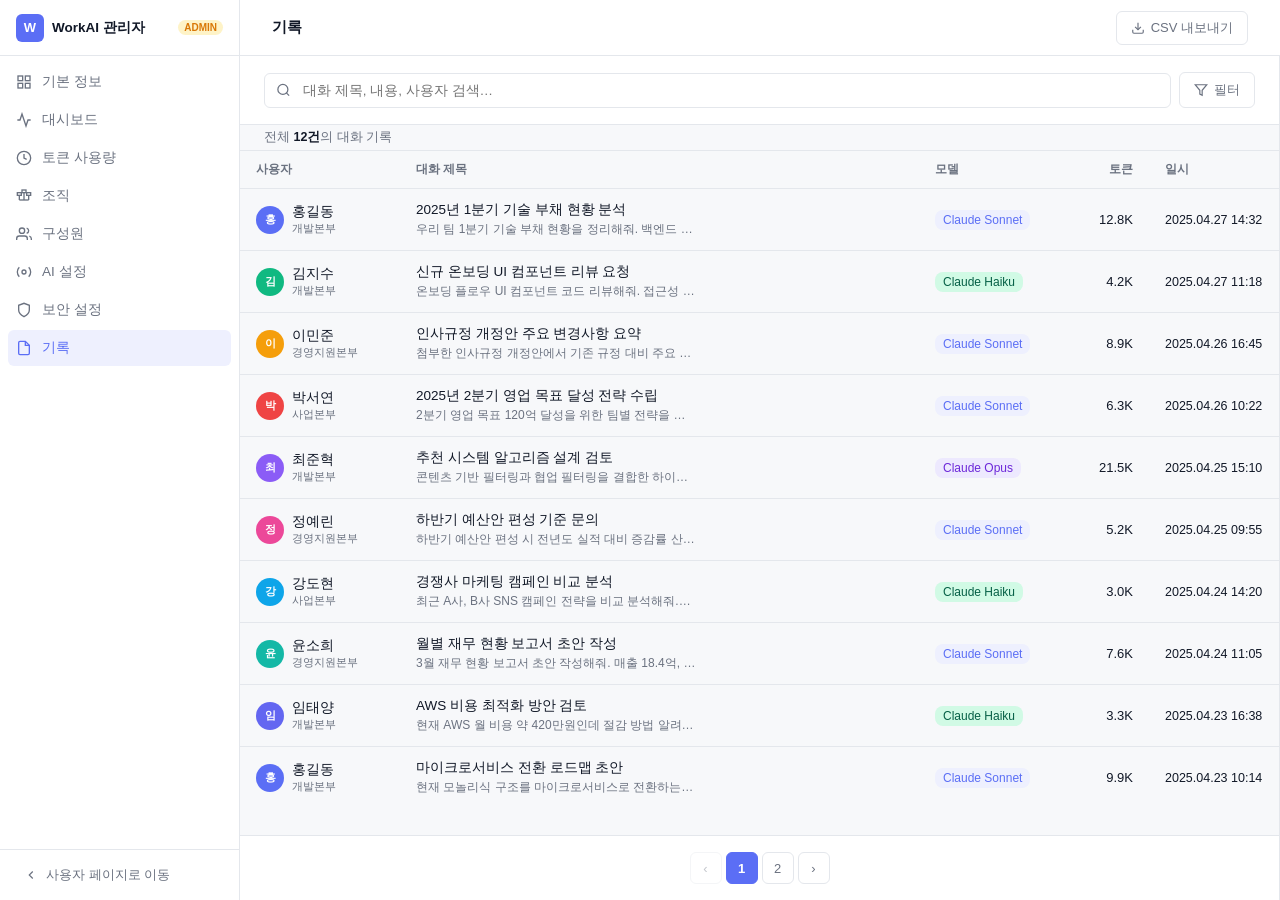
<file: admin/records.html>
<!DOCTYPE html>
<html lang="ko">
<head>
  <meta charset="UTF-8">
  <meta name="viewport" content="width=1280">
  <title>WorkAI 관리자 — 기록</title>
  <link rel="stylesheet" href="../css/tokens.css">
  <link rel="stylesheet" href="../css/layout.css">
  <link rel="stylesheet" href="../css/components.css">
  <style>
    /* ── Admin Shell ── */
    .admin-sidebar{width:var(--sidebar-width);min-width:var(--sidebar-width);background:var(--color-surface);border-right:1px solid var(--color-border);display:flex;flex-direction:column;height:100vh;flex-shrink:0;}
    .admin-sidebar__header{padding:0 var(--space-md);height:56px;box-sizing:border-box;display:flex;align-items:center;gap:var(--space-sm);border-bottom:1px solid var(--color-border);}
    .admin-logo{width:28px;height:28px;background:var(--color-primary);border-radius:var(--radius-sm);display:flex;align-items:center;justify-content:center;color:#fff;font-size:13px;font-weight:700;flex-shrink:0;}
    .admin-sidebar__title{font-size:13.5px;font-weight:600;color:var(--color-text-primary);flex:1;min-width:0;white-space:nowrap;overflow:hidden;text-overflow:ellipsis;}
    .admin-badge{font-size:10px;font-weight:600;background:#FEF3C7;color:#D97706;padding:2px 6px;border-radius:10px;flex-shrink:0;}
    .admin-nav{flex:1;padding:var(--space-sm);overflow-y:auto;}
    .admin-nav__list{list-style:none;padding:0;margin:0;display:flex;flex-direction:column;gap:2px;}
    .admin-nav__link{display:flex;align-items:center;gap:10px;padding:9px var(--space-sm);border-radius:var(--radius-sm);color:var(--color-text-secondary);text-decoration:none;font-size:13.5px;transition:background 0.15s,color 0.15s;cursor:pointer;}
    .admin-nav__link:hover{background:var(--color-bg);color:var(--color-text-primary);}
    .admin-nav__link--active{background:#EEF0FE;color:var(--color-primary);font-weight:500;}
    .admin-sidebar__footer{padding:var(--space-sm) var(--space-md);border-top:1px solid var(--color-border);}
    .admin-back-link{display:flex;align-items:center;gap:var(--space-sm);font-size:13px;color:var(--color-text-secondary);text-decoration:none;padding:8px var(--space-sm);border-radius:var(--radius-sm);transition:background 0.15s;}
    .admin-back-link:hover{background:var(--color-bg);color:var(--color-text-primary);}
    .admin-main{flex:1;display:flex;flex-direction:column;overflow:hidden;min-width:0;}
    .admin-topbar{background:var(--color-surface);border-bottom:1px solid var(--color-border);padding:0 var(--space-xl);display:flex;align-items:center;height:56px;flex-shrink:0;gap:var(--space-md);}
    .admin-topbar__title{font-size:15px;font-weight:600;color:var(--color-text-primary);flex:1;}

    /* ── Body ── */
    .records-body{flex:1;display:flex;overflow:hidden;}

    /* ── Left: List ── */
    .records-list{flex:1;display:flex;flex-direction:column;overflow:hidden;min-width:0;}
    .list-toolbar{padding:var(--space-md) var(--space-lg);border-bottom:1px solid var(--color-border);display:flex;flex-direction:column;gap:var(--space-sm);background:var(--color-surface);}
    .search-row{display:flex;align-items:center;gap:var(--space-sm);}
    .search-wrap{flex:1;position:relative;}
    .search-wrap svg{position:absolute;left:12px;top:50%;transform:translateY(-50%);color:var(--color-text-secondary);pointer-events:none;}
    .search-input{width:100%;box-sizing:border-box;padding:9px 12px 9px 38px;border:1px solid var(--color-border);border-radius:var(--radius-sm);font-size:13.5px;color:var(--color-text-primary);background:var(--color-surface);outline:none;transition:border-color 0.15s;}
    .search-input:focus{border-color:var(--color-primary);}
    .filter-toggle{display:flex;align-items:center;gap:6px;padding:8px 14px;border:1px solid var(--color-border);border-radius:var(--radius-sm);font-size:13px;font-weight:500;background:var(--color-surface);color:var(--color-text-secondary);cursor:pointer;white-space:nowrap;transition:background 0.15s;}
    .filter-toggle:hover{background:var(--color-bg);}
    .filter-toggle--active{border-color:var(--color-primary);color:var(--color-primary);background:#F5F6FE;}
    .filter-badge{background:var(--color-primary);color:#fff;font-size:10px;font-weight:700;padding:1px 5px;border-radius:8px;min-width:16px;text-align:center;}

    .filter-bar{display:none;align-items:center;gap:var(--space-sm);flex-wrap:wrap;padding-top:var(--space-xs);}
    .filter-bar.open{display:flex;}
    .filter-select{padding:7px 10px;border:1px solid var(--color-border);border-radius:var(--radius-sm);font-size:13px;color:var(--color-text-primary);background:var(--color-surface);outline:none;cursor:pointer;}
    .filter-select:focus{border-color:var(--color-primary);}
    .filter-date-row{display:flex;align-items:center;gap:6px;}
    .filter-date{padding:7px 10px;border:1px solid var(--color-border);border-radius:var(--radius-sm);font-size:13px;color:var(--color-text-primary);background:var(--color-surface);outline:none;}
    .filter-sep{font-size:13px;color:var(--color-text-secondary);}
    .filter-reset{padding:7px 12px;border:1px solid var(--color-border);border-radius:var(--radius-sm);font-size:13px;background:var(--color-surface);color:var(--color-text-secondary);cursor:pointer;transition:background 0.15s;}
    .filter-reset:hover{background:var(--color-bg);}
    .result-info{font-size:12.5px;color:var(--color-text-secondary);padding:var(--space-xs) var(--space-lg);border-bottom:1px solid var(--color-border);background:var(--color-bg);}
    .result-info strong{color:var(--color-text-primary);}

    /* ── Table ── */
    .tbl-scroll{flex:1;overflow-y:auto;}
    table.rec-table{width:100%;border-collapse:collapse;font-size:13.5px;}
    .rec-table th{padding:10px var(--space-md);text-align:left;font-size:12px;font-weight:600;color:var(--color-text-secondary);background:var(--color-bg);border-bottom:1px solid var(--color-border);white-space:nowrap;position:sticky;top:0;z-index:1;}
    .rec-table td{padding:12px var(--space-md);border-bottom:1px solid var(--color-border);color:var(--color-text-primary);vertical-align:middle;}
    .rec-table tbody tr{cursor:pointer;transition:background 0.12s;}
    .rec-table tbody tr:hover td{background:#F5F6FE;}
    .rec-table tbody tr.row--active td{background:#EEF0FE;}
    .rec-table tbody tr:last-child td{border-bottom:none;}

    .user-cell{display:flex;align-items:center;gap:var(--space-sm);}
    .user-av{width:28px;height:28px;border-radius:50%;color:#fff;font-size:11px;font-weight:600;display:flex;align-items:center;justify-content:center;flex-shrink:0;}
    .chat-title{font-weight:500;color:var(--color-text-primary);white-space:nowrap;overflow:hidden;text-overflow:ellipsis;max-width:280px;}
    .chat-preview{font-size:12px;color:var(--color-text-secondary);margin-top:2px;white-space:nowrap;overflow:hidden;text-overflow:ellipsis;max-width:280px;}
    .model-badge{display:inline-flex;align-items:center;gap:4px;font-size:12px;padding:3px 8px;border-radius:8px;font-weight:500;white-space:nowrap;}
    .model-badge--sonnet{background:#EEF0FE;color:var(--color-primary);}
    .model-badge--haiku{background:#D1FAE5;color:#065F46;}
    .model-badge--opus{background:#EDE9FE;color:#6D28D9;}
    .token-cell{text-align:right;font-size:13px;color:var(--color-text-secondary);}
    .token-val{font-weight:500;color:var(--color-text-primary);}
    .time-cell{font-size:12.5px;color:var(--color-text-secondary);white-space:nowrap;}

    /* ── Pager ── */
    .pager{display:flex;align-items:center;justify-content:center;gap:var(--space-xs);padding:var(--space-md);border-top:1px solid var(--color-border);background:var(--color-surface);}
    .pg-btn{min-width:32px;height:32px;padding:0 var(--space-sm);border:1px solid var(--color-border);border-radius:var(--radius-sm);font-size:13px;background:var(--color-surface);color:var(--color-text-secondary);cursor:pointer;display:flex;align-items:center;justify-content:center;transition:background 0.15s;}
    .pg-btn:hover{background:var(--color-bg);}
    .pg-btn--active{background:var(--color-primary);color:#fff;border-color:var(--color-primary);font-weight:600;}
    .pg-btn:disabled{opacity:0.4;cursor:default;}

    /* ── Right: Detail Panel ── */
    .detail-panel{width:0;flex-shrink:0;border-left:1px solid var(--color-border);background:var(--color-surface);display:flex;flex-direction:column;overflow:hidden;transition:width 0.25s ease;}
    .detail-panel.open{width:420px;}
    .panel-header{padding:0 var(--space-lg);height:52px;display:flex;align-items:center;justify-content:space-between;border-bottom:1px solid var(--color-border);flex-shrink:0;}
    .panel-header__title{font-size:14px;font-weight:600;color:var(--color-text-primary);white-space:nowrap;overflow:hidden;text-overflow:ellipsis;flex:1;padding-right:var(--space-sm);}
    .panel-close{width:28px;height:28px;border:none;background:none;cursor:pointer;display:flex;align-items:center;justify-content:center;border-radius:var(--radius-sm);color:var(--color-text-secondary);transition:background 0.15s;flex-shrink:0;}
    .panel-close:hover{background:var(--color-bg);}
    .panel-meta{padding:var(--space-md) var(--space-lg);border-bottom:1px solid var(--color-border);display:flex;flex-wrap:wrap;gap:var(--space-sm);flex-shrink:0;}
    .meta-chip{display:inline-flex;align-items:center;gap:4px;font-size:12px;padding:4px 10px;border-radius:8px;background:var(--color-bg);color:var(--color-text-secondary);border:1px solid var(--color-border);}
    .panel-body{flex:1;overflow-y:auto;padding:var(--space-md) var(--space-lg);}
    .msg-group{margin-bottom:var(--space-lg);}
    .msg-group:last-child{margin-bottom:0;}
    .msg-role{font-size:11px;font-weight:600;text-transform:uppercase;letter-spacing:0.06em;color:var(--color-text-secondary);margin-bottom:6px;}
    .msg-bubble{padding:var(--space-sm) var(--space-md);border-radius:var(--radius-sm);font-size:13.5px;line-height:1.6;color:var(--color-text-primary);}
    .msg-bubble--user{background:#EEF0FE;border-radius:var(--radius-md) var(--radius-md) var(--radius-sm) var(--radius-md);}
    .msg-bubble--ai{background:var(--color-bg);border:1px solid var(--color-border);border-radius:var(--radius-md) var(--radius-md) var(--radius-md) var(--radius-sm);}
    .msg-time{font-size:11px;color:var(--color-text-disabled);margin-top:4px;text-align:right;}
    .panel-footer{padding:var(--space-md) var(--space-lg);border-top:1px solid var(--color-border);flex-shrink:0;}
    .export-row{display:flex;gap:var(--space-sm);}
    .panel-btn{flex:1;padding:8px;border:1px solid var(--color-border);border-radius:var(--radius-sm);font-size:13px;background:var(--color-surface);color:var(--color-text-secondary);cursor:pointer;transition:background 0.15s;display:flex;align-items:center;justify-content:center;gap:6px;}
    .panel-btn:hover{background:var(--color-bg);color:var(--color-text-primary);}
  </style>
</head>
<body style="margin:0;font-family:-apple-system,BlinkMacSystemFont,'Segoe UI',sans-serif;background:var(--color-bg);display:flex;height:100vh;overflow:hidden;">

<aside class="admin-sidebar">
  <div class="admin-sidebar__header">
    <div class="admin-logo">W</div>
    <span class="admin-sidebar__title">WorkAI 관리자</span>
    <span class="admin-badge">ADMIN</span>
  </div>
  <nav class="admin-nav">
    <ul class="admin-nav__list">
      <li><a href="info.html" class="admin-nav__link">
        <svg width="16" height="16" viewBox="0 0 24 24" fill="none" stroke="currentColor" stroke-width="2"><rect x="3" y="3" width="7" height="7"/><rect x="14" y="3" width="7" height="7"/><rect x="3" y="14" width="7" height="7"/><rect x="14" y="14" width="7" height="7"/></svg>
        기본 정보
      </a></li>
      <li><a href="#" class="admin-nav__link" data-wip>
        <svg width="16" height="16" viewBox="0 0 24 24" fill="none" stroke="currentColor" stroke-width="2"><polyline points="22 12 18 12 15 21 9 3 6 12 2 12"/></svg>
        대시보드
      </a></li>
      <li><a href="usage.html" class="admin-nav__link">
        <svg width="16" height="16" viewBox="0 0 24 24" fill="none" stroke="currentColor" stroke-width="2"><circle cx="12" cy="12" r="10"/><polyline points="12 6 12 12 16 14"/></svg>
        토큰 사용량
      </a></li>
      <li><a href="org.html" class="admin-nav__link">
        <svg width="16" height="16" viewBox="0 0 24 24" fill="none" stroke="currentColor" stroke-width="2"><rect x="2" y="7" width="6" height="4"/><rect x="9" y="3" width="6" height="4"/><rect x="16" y="7" width="6" height="4"/><line x1="5" y1="11" x2="5" y2="18"/><line x1="12" y1="7" x2="12" y2="18"/><line x1="19" y1="11" x2="19" y2="18"/><line x1="5" y1="18" x2="19" y2="18"/></svg>
        조직
      </a></li>
      <li><a href="members.html" class="admin-nav__link">
        <svg width="16" height="16" viewBox="0 0 24 24" fill="none" stroke="currentColor" stroke-width="2"><path d="M17 21v-2a4 4 0 0 0-4-4H5a4 4 0 0 0-4 4v2"/><circle cx="9" cy="7" r="4"/><path d="M23 21v-2a4 4 0 0 0-3-3.87"/><path d="M16 3.13a4 4 0 0 1 0 7.75"/></svg>
        구성원
      </a></li>
      <li><a href="ai-settings.html" class="admin-nav__link">
        <svg width="16" height="16" viewBox="0 0 24 24" fill="none" stroke="currentColor" stroke-width="2"><circle cx="12" cy="12" r="3"/><path d="M19.07 4.93a10 10 0 0 1 0 14.14M4.93 4.93a10 10 0 0 0 0 14.14"/></svg>
        AI 설정
      </a></li>
      <li><a href="security.html" class="admin-nav__link">
        <svg width="16" height="16" viewBox="0 0 24 24" fill="none" stroke="currentColor" stroke-width="2"><path d="M12 22s8-4 8-10V5l-8-3-8 3v7c0 6 8 10 8 10z"/></svg>
        보안 설정
      </a></li>
      <li><a href="records.html" class="admin-nav__link admin-nav__link--active">
        <svg width="16" height="16" viewBox="0 0 24 24" fill="none" stroke="currentColor" stroke-width="2"><path d="M14 2H6a2 2 0 0 0-2 2v16a2 2 0 0 0 2 2h12a2 2 0 0 0 2-2V8z"/><polyline points="14 2 14 8 20 8"/></svg>
        기록
      </a></li>
    </ul>
  </nav>
  <div class="admin-sidebar__footer">
    <a href="../index.html" class="admin-back-link">
      <svg width="14" height="14" viewBox="0 0 24 24" fill="none" stroke="currentColor" stroke-width="2"><polyline points="15 18 9 12 15 6"/></svg>
      사용자 페이지로 이동
    </a>
  </div>
</aside>

<div class="admin-main">
  <div class="admin-topbar">
    <span class="admin-topbar__title">기록</span>
    <button style="display:flex;align-items:center;gap:6px;padding:7px 14px;border:1px solid var(--color-border);border-radius:var(--radius-sm);font-size:13px;color:var(--color-text-secondary);background:var(--color-surface);cursor:pointer;" onclick="showToast('CSV 파일이 다운로드됩니다.')">
      <svg width="14" height="14" viewBox="0 0 24 24" fill="none" stroke="currentColor" stroke-width="2"><path d="M21 15v4a2 2 0 0 1-2 2H5a2 2 0 0 1-2-2v-4"/><polyline points="7 10 12 15 17 10"/><line x1="12" y1="15" x2="12" y2="3"/></svg>
      CSV 내보내기
    </button>
  </div>

  <div class="records-body">
    <!-- List -->
    <div class="records-list">
      <div class="list-toolbar">
        <div class="search-row">
          <div class="search-wrap">
            <svg width="15" height="15" viewBox="0 0 24 24" fill="none" stroke="currentColor" stroke-width="2"><circle cx="11" cy="11" r="8"/><line x1="21" y1="21" x2="16.65" y2="16.65"/></svg>
            <input type="text" class="search-input" id="searchInput" placeholder="대화 제목, 내용, 사용자 검색…" oninput="applyFilters()">
          </div>
          <button class="filter-toggle" id="filterToggle" onclick="toggleFilter()">
            <svg width="14" height="14" viewBox="0 0 24 24" fill="none" stroke="currentColor" stroke-width="2"><polygon points="22 3 2 3 10 12.46 10 19 14 21 14 12.46 22 3"/></svg>
            필터
            <span class="filter-badge" id="filterBadge" style="display:none">0</span>
          </button>
        </div>
        <div class="filter-bar" id="filterBar">
          <select class="filter-select" id="filterUser" onchange="applyFilters()">
            <option value="">전체 사용자</option>
            <option>홍길동</option><option>김지수</option><option>이민준</option>
            <option>박서연</option><option>최준혁</option><option>정예린</option>
            <option>강도현</option><option>윤소희</option><option>임태양</option>
          </select>
          <select class="filter-select" id="filterModel" onchange="applyFilters()">
            <option value="">전체 모델</option>
            <option>Claude Sonnet</option>
            <option>Claude Haiku</option>
            <option>Claude Opus</option>
          </select>
          <div class="filter-date-row">
            <input type="date" class="filter-date" id="filterFrom" value="2025-04-01" onchange="applyFilters()">
            <span class="filter-sep">—</span>
            <input type="date" class="filter-date" id="filterTo" value="2025-04-27" onchange="applyFilters()">
          </div>
          <button class="filter-reset" onclick="resetFilters()">초기화</button>
        </div>
      </div>

      <div class="result-info" id="resultInfo"></div>

      <div class="tbl-scroll">
        <table class="rec-table">
          <thead>
            <tr>
              <th style="width:160px;">사용자</th>
              <th>대화 제목</th>
              <th style="width:130px;">모델</th>
              <th style="width:100px;text-align:right;">토큰</th>
              <th style="width:130px;">일시</th>
            </tr>
          </thead>
          <tbody id="recTbody"></tbody>
        </table>
      </div>

      <div class="pager" id="pager"></div>
    </div>

    <!-- Detail Panel -->
    <div class="detail-panel" id="detailPanel">
      <div class="panel-header">
        <span class="panel-header__title" id="panelTitle">—</span>
        <button class="panel-close" onclick="closePanel()">
          <svg width="16" height="16" viewBox="0 0 24 24" fill="none" stroke="currentColor" stroke-width="2"><line x1="18" y1="6" x2="6" y2="18"/><line x1="6" y1="6" x2="18" y2="18"/></svg>
        </button>
      </div>
      <div class="panel-meta" id="panelMeta"></div>
      <div class="panel-body" id="panelBody"></div>
      <div class="panel-footer">
        <div class="export-row">
          <button class="panel-btn" onclick="showToast('대화가 텍스트로 저장됩니다.')">
            <svg width="13" height="13" viewBox="0 0 24 24" fill="none" stroke="currentColor" stroke-width="2"><path d="M21 15v4a2 2 0 0 1-2 2H5a2 2 0 0 1-2-2v-4"/><polyline points="7 10 12 15 17 10"/><line x1="12" y1="15" x2="12" y2="3"/></svg>
            내보내기
          </button>
          <button class="panel-btn" style="color:#DC2626;border-color:#FCA5A5;" onclick="confirmDelete()">
            <svg width="13" height="13" viewBox="0 0 24 24" fill="none" stroke="currentColor" stroke-width="2"><polyline points="3 6 5 6 21 6"/><path d="M19 6v14a2 2 0 0 1-2 2H7a2 2 0 0 1-2-2V6m3 0V4a1 1 0 0 1 1-1h4a1 1 0 0 1 1 1v2"/></svg>
            기록 삭제
          </button>
        </div>
      </div>
    </div>
  </div>
</div>

<script>
// ── Data ──────────────────────────────────────────────
const RECORDS = [
  { id:1,  user:'홍길동', avatar:'홍', color:'#5B6EF5', dept:'개발본부',    model:'Claude Sonnet', tokens:12840, title:'2025년 1분기 기술 부채 현황 분석', time:'2025.04.27 14:32',
    messages:[
      {role:'user', text:'우리 팀 1분기 기술 부채 현황을 정리해줘. 백엔드 레거시 코드와 테스트 커버리지 문제 중심으로.', time:'14:30'},
      {role:'ai', text:'1분기 기술 부채 현황을 분석한 결과입니다.\n\n**백엔드 레거시 코드**\n- 결제 모듈: Node.js 12 기반, EOL 도달 예정. 마이그레이션 필요\n- 인증 서비스: JWT 라이브러리 구버전 사용 중, 보안 패치 필요\n- ORM 레이어: 비동기 쿼리 처리 비일관성 → 간헐적 성능 저하\n\n**테스트 커버리지**\n- 전체 커버리지: 51% (목표 80% 대비 미달)\n- API 엔드포인트 중 E2E 테스트 미적용 비율: 38%', time:'14:31'},
      {role:'user', text:'우선순위 높은 항목 3가지만 추려줘.', time:'14:32'},
      {role:'ai', text:'우선순위 기준 상위 3개 항목입니다.\n\n1. **결제 모듈 마이그레이션** — 보안 리스크 직결, 2분기 내 완료 필요\n2. **인증 서비스 보안 패치** — CVE 취약점 2건 포함, 즉시 대응 권고\n3. **핵심 API E2E 테스트 추가** — 출시 주기 단축 위해 CI 파이프라인 연동 선행', time:'14:32'},
    ]
  },
  { id:2,  user:'김지수', avatar:'김', color:'#10B981', dept:'개발본부',    model:'Claude Haiku', tokens:4210, title:'신규 온보딩 UI 컴포넌트 리뷰 요청', time:'2025.04.27 11:18',
    messages:[
      {role:'user', text:'온보딩 플로우 UI 컴포넌트 코드 리뷰해줘. 접근성 위주로.', time:'11:17'},
      {role:'ai', text:'접근성 관점에서 주요 개선 포인트를 정리했습니다.\n\n- `<div>` 클릭 이벤트 → `<button>` 태그로 교체 권장\n- 이미지 alt 속성 누락 3곳\n- 색상 대비율: CTA 버튼 3.8:1 → WCAG AA 기준(4.5:1) 미달\n- 폼 입력 필드 `aria-label` 미설정', time:'11:18'},
    ]
  },
  { id:3,  user:'이민준', avatar:'이', color:'#F59E0B', dept:'경영지원본부', model:'Claude Sonnet', tokens:8920, title:'인사규정 개정안 주요 변경사항 요약', time:'2025.04.26 16:45',
    messages:[
      {role:'user', text:'첨부한 인사규정 개정안에서 기존 규정 대비 주요 변경사항만 요약해줘.', time:'16:43'},
      {role:'ai', text:'인사규정 개정안 변경사항 요약입니다.\n\n**추가된 항목**\n- 재택근무 신청 절차 및 승인 기준 신설 (제12조)\n- 육아기 근로시간 단축 대상 확대 (제18조)\n\n**변경된 항목**\n- 연차 발생 기준일: 입사일 → 회계연도 기준으로 통일\n- 성과급 지급 시기: 익년 3월 → 익년 2월로 앞당김\n\n**삭제된 항목**\n- 구 제9조 특별휴가 조항 (법정 휴가로 통합)', time:'16:44'},
    ]
  },
  { id:4,  user:'박서연', avatar:'박', color:'#EF4444', dept:'사업본부',    model:'Claude Sonnet', tokens:6340, title:'2025년 2분기 영업 목표 달성 전략 수립', time:'2025.04.26 10:22',
    messages:[
      {role:'user', text:'2분기 영업 목표 120억 달성을 위한 팀별 전략을 짜줘. 현재 진척은 38억이야.', time:'10:20'},
      {role:'ai', text:'2분기 목표 120억 대비 현재 38억(31.7%) 진척을 기준으로 전략을 수립했습니다.\n\n**남은 기간(5~6월) 목표: 82억**\n\n팀별 분배안\n- 영업1팀: 45억 (신규 계약 중심, 파이프라인 10건 이상 확보)\n- 영업2팀: 37억 (갱신 고객 집중 공략)\n\n우선 액션\n1. 4월 내 파이프라인 현황 전수 검토\n2. 이탈 위험 고객 Top 5 긴급 대응\n3. 월별 마감 스프린트 도입', time:'10:21'},
    ]
  },
  { id:5,  user:'최준혁', avatar:'최', color:'#8B5CF6', dept:'개발본부',    model:'Claude Opus', tokens:21500, title:'추천 시스템 알고리즘 설계 검토', time:'2025.04.25 15:10',
    messages:[
      {role:'user', text:'콘텐츠 기반 필터링과 협업 필터링을 결합한 하이브리드 추천 시스템 설계안 검토해줘.', time:'15:08'},
      {role:'ai', text:'하이브리드 추천 시스템 설계안을 검토했습니다.\n\n**아키텍처 적합성**: 전반적으로 타당합니다. 콜드 스타트 문제를 콘텐츠 기반으로 보완하고, 사용자 수가 늘면 협업 필터링 비중을 높이는 전략은 실용적입니다.\n\n**개선 제안**\n- 가중치 블렌딩(α): 초기에는 0.7/0.3(콘텐츠 우선) → 데이터 축적 후 자동 조정 로직 도입 권장\n- 실시간 vs 배치: 초기 MVP는 배치로 충분, 사용자 1만 명 이상 시 실시간 전환 검토\n- 평가 지표: NDCG@10, Precision@5 기준으로 A/B 테스트 설계 필요', time:'15:10'},
    ]
  },
  { id:6,  user:'정예린', avatar:'정', color:'#EC4899', dept:'경영지원본부', model:'Claude Sonnet', tokens:5180, title:'하반기 예산안 편성 기준 문의', time:'2025.04.25 09:55',
    messages:[
      {role:'user', text:'하반기 예산안 편성 시 전년도 실적 대비 증감률 산정 방식 알려줘.', time:'09:54'},
      {role:'ai', text:'하반기 예산 편성 증감률 산정 방식입니다.\n\n**기본 공식**\n증감률(%) = (금년 편성액 − 전년 결산액) ÷ 전년 결산액 × 100\n\n**주의사항**\n- 일회성 비용(이벤트성 집행 등)은 전년 실적에서 제외 후 비교\n- 팀 인원 변동 시 1인당 단가 기준으로 재산정 권장\n- 물가상승률(2.3%) 반영 여부를 별도 항목으로 표기', time:'09:55'},
    ]
  },
  { id:7,  user:'강도현', avatar:'강', color:'#0EA5E9', dept:'사업본부',    model:'Claude Haiku', tokens:2980, title:'경쟁사 마케팅 캠페인 비교 분석', time:'2025.04.24 14:20',
    messages:[
      {role:'user', text:'최근 A사, B사 SNS 캠페인 전략을 비교 분석해줘.', time:'14:19'},
      {role:'ai', text:'A사 vs B사 SNS 캠페인 비교 분석입니다.\n\n| 구분 | A사 | B사 |\n|------|-----|-----|\n| 채널 | 인스타그램 중심 | 유튜브 + 틱톡 |\n| 타깃 | 2030 여성 | 1020 전체 |\n| 핵심 메시지 | 프리미엄·라이프스타일 | 가성비·재미 |\n| 참여율 | 3.2% | 5.8% |\n\n**시사점**: B사의 숏폼 중심 전략이 참여율에서 우세. 당사도 틱톡 채널 진입 검토 권장.', time:'14:20'},
    ]
  },
  { id:8,  user:'윤소희', avatar:'윤', color:'#14B8A6', dept:'경영지원본부', model:'Claude Sonnet', tokens:7640, title:'월별 재무 현황 보고서 초안 작성', time:'2025.04.24 11:05',
    messages:[
      {role:'user', text:'3월 재무 현황 보고서 초안 작성해줘. 매출 18.4억, 영업이익 3.2억, 영업이익률 17.4%.', time:'11:03'},
      {role:'ai', text:'3월 재무 현황 보고서 초안입니다.\n\n---\n**2025년 3월 재무 현황 보고**\n\n■ 손익 요약\n- 매출액: 18.4억원 (전월 대비 +6.4%)\n- 영업이익: 3.2억원\n- 영업이익률: 17.4%\n\n■ 특이사항\n- 신규 계약 3건 체결로 매출 성장 견인\n- 인건비 소폭 증가(+0.8억) 반영됨\n\n■ 4월 전망\n- 계절적 성수기 진입으로 매출 20억 초과 달성 예상\n---', time:'11:04'},
    ]
  },
  { id:9,  user:'임태양', avatar:'임', color:'#6366F1', dept:'개발본부',    model:'Claude Haiku', tokens:3310, title:'AWS 비용 최적화 방안 검토', time:'2025.04.23 16:38',
    messages:[
      {role:'user', text:'현재 AWS 월 비용 약 420만원인데 절감 방법 알려줘.', time:'16:37'},
      {role:'ai', text:'AWS 비용 절감 방안입니다.\n\n1. **Reserved Instance 전환**: 온디맨드 대비 최대 40% 절약 — 안정적으로 사용하는 EC2 인스턴스 대상\n2. **S3 스토리지 클래스 조정**: 90일 이상 미접근 객체 → Glacier로 자동 이전 (라이프사이클 정책)\n3. **NAT Gateway 최적화**: 불필요한 트래픽 경로 정리\n4. **Compute Savings Plan**: 컴퓨팅 패밀리 고정 시 추가 할인\n\n예상 절감액: 월 80~120만원 수준', time:'16:38'},
    ]
  },
  { id:10, user:'홍길동', avatar:'홍', color:'#5B6EF5', dept:'개발본부',    model:'Claude Sonnet', tokens:9870, title:'마이크로서비스 전환 로드맵 초안', time:'2025.04.23 10:14',
    messages:[
      {role:'user', text:'현재 모놀리식 구조를 마이크로서비스로 전환하는 로드맵 초안 만들어줘. 6개월 기준.', time:'10:12'},
      {role:'ai', text:'6개월 마이크로서비스 전환 로드맵 초안입니다.\n\n**1단계 (1~2월): 분석 및 설계**\n- 도메인 경계 정의 (DDD 기반)\n- API Gateway 설계\n- 컨테이너 인프라 준비 (K8s 클러스터)\n\n**2단계 (3~4월): 파일럿 전환**\n- 인증 서비스 분리 (낮은 복잡도, 높은 독립성)\n- CI/CD 파이프라인 구축\n\n**3단계 (5~6월): 핵심 서비스 전환**\n- 결제·알림 서비스 분리\n- 서비스 메시 도입 (Istio)\n- 성능 모니터링 체계 수립', time:'10:13'},
    ]
  },
  { id:11, user:'한나연', avatar:'한', color:'#F97316', dept:'사업본부',    model:'Claude Haiku', tokens:2140, title:'고객사 미팅 사전 자료 정리', time:'2025.04.22 15:50',
    messages:[
      {role:'user', text:'내일 오전 10시 (주)테크솔루션 미팅 준비 자료 정리해줘.', time:'15:49'},
      {role:'ai', text:'(주)테크솔루션 미팅 준비 자료입니다.\n\n**회사 개요**\n- 설립: 2018년, 임직원 약 200명\n- 업종: B2B SaaS (HR 솔루션)\n- 최근 이슈: 시리즈B 투자 완료, 해외 진출 준비 중\n\n**미팅 안건 (예상)**\n- 현재 내부 AI 도구 사용 현황 파악\n- WorkAI 도입 시 기대 효과 제시\n\n**제안 포인트**\n- HR 서류 자동화 → 인사팀 업무 30% 절감 사례 공유 권장', time:'15:50'},
    ]
  },
  { id:12, user:'이민준', avatar:'이', color:'#F59E0B', dept:'경영지원본부', model:'Claude Sonnet', tokens:6720, title:'신입사원 온보딩 체크리스트 작성', time:'2025.04.22 09:30',
    messages:[
      {role:'user', text:'5월 입사 예정인 신입 2명을 위한 온보딩 체크리스트 만들어줘.', time:'09:29'},
      {role:'ai', text:'신입사원 온보딩 체크리스트 (5월 입사)입니다.\n\n**입사 전 (D-7 이전)**\n- [ ] 계정 생성 (이메일, 슬랙, 지라)\n- [ ] 노트북 및 장비 준비\n- [ ] 입사 서류 발송\n\n**입사 1일차**\n- [ ] 팀 소개 및 사무실 투어\n- [ ] 보안 서약서 서명\n- [ ] WorkAI 계정 생성 및 사용법 안내\n\n**입사 1주차**\n- [ ] 팀별 업무 현황 브리핑\n- [ ] 사수 배정 및 OJT 일정 확정\n- [ ] 1:1 온보딩 미팅 (HR)', time:'09:30'},
    ]
  },
];

// ── State ──────────────────────────────────────────────
let filtered = [...RECORDS];
let currentPage = 1;
const PAGE_SIZE = 10;
let activeId = null;
let filterOpen = false;

// ── Filter ────────────────────────────────────────────
function applyFilters() {
  const q     = document.getElementById('searchInput').value.trim().toLowerCase();
  const user  = document.getElementById('filterUser').value;
  const model = document.getElementById('filterModel').value;

  filtered = RECORDS.filter(r => {
    if (user  && r.user  !== user)  return false;
    if (model && r.model !== model) return false;
    if (q && !r.title.toLowerCase().includes(q) && !r.user.toLowerCase().includes(q) &&
        !r.messages.some(m => m.text.toLowerCase().includes(q))) return false;
    return true;
  });

  // filter badge
  let cnt = 0;
  if (user) cnt++; if (model) cnt++;
  const badge = document.getElementById('filterBadge');
  if (cnt > 0) { badge.style.display = 'inline-block'; badge.textContent = cnt; }
  else badge.style.display = 'none';

  currentPage = 1;
  renderTable();
}
function resetFilters() {
  document.getElementById('filterUser').value  = '';
  document.getElementById('filterModel').value = '';
  document.getElementById('filterFrom').value  = '2025-04-01';
  document.getElementById('filterTo').value    = '2025-04-27';
  applyFilters();
}
function toggleFilter() {
  filterOpen = !filterOpen;
  document.getElementById('filterBar').classList.toggle('open', filterOpen);
  document.getElementById('filterToggle').classList.toggle('filter-toggle--active', filterOpen);
}

// ── Table ─────────────────────────────────────────────
function renderTable() {
  const total = filtered.length;
  const totalPages = Math.ceil(total / PAGE_SIZE);
  const page = filtered.slice((currentPage-1)*PAGE_SIZE, currentPage*PAGE_SIZE);

  document.getElementById('resultInfo').innerHTML =
    `전체 <strong>${total.toLocaleString()}건</strong>의 대화 기록`;

  function modelBadge(m) {
    const cls = m.includes('Haiku') ? 'haiku' : m.includes('Opus') ? 'opus' : 'sonnet';
    return `<span class="model-badge model-badge--${cls}">${m}</span>`;
  }
  function fmtToken(n) { return n >= 1000 ? (n/1000).toFixed(1)+'K' : n; }

  document.getElementById('recTbody').innerHTML = page.map(r => `
    <tr onclick="openDetail(${r.id})" class="${activeId===r.id?'row--active':''}">
      <td>
        <div class="user-cell">
          <div class="user-av" style="background:${r.color}">${r.avatar}</div>
          <div>
            <div style="font-weight:500;font-size:13.5px">${r.user}</div>
            <div style="font-size:11px;color:var(--color-text-secondary)">${r.dept}</div>
          </div>
        </div>
      </td>
      <td>
        <div class="chat-title">${r.title}</div>
        <div class="chat-preview">${r.messages[0].text.slice(0,60)}…</div>
      </td>
      <td>${modelBadge(r.model)}</td>
      <td class="token-cell"><span class="token-val">${fmtToken(r.tokens)}</span></td>
      <td class="time-cell">${r.time}</td>
    </tr>`).join('');

  // Pager
  const pager = document.getElementById('pager');
  if (totalPages <= 1) { pager.innerHTML = ''; return; }
  let html = `<button class="pg-btn" onclick="setPage(${currentPage-1})" ${currentPage===1?'disabled':''}>‹</button>`;
  for (let p = 1; p <= totalPages; p++) {
    html += `<button class="pg-btn ${p===currentPage?'pg-btn--active':''}" onclick="setPage(${p})">${p}</button>`;
  }
  html += `<button class="pg-btn" onclick="setPage(${currentPage+1})" ${currentPage===totalPages?'disabled':''}>›</button>`;
  pager.innerHTML = html;
}
function setPage(p) { currentPage = p; renderTable(); }

// ── Detail Panel ──────────────────────────────────────
function openDetail(id) {
  activeId = id;
  const r = RECORDS.find(x => x.id === id);

  document.getElementById('panelTitle').textContent = r.title;

  function modelBadge(m) {
    const cls = m.includes('Haiku') ? 'haiku' : m.includes('Opus') ? 'opus' : 'sonnet';
    return `<span class="model-badge model-badge--${cls}">${m}</span>`;
  }
  function fmtToken(n) { return n >= 1000 ? (n/1000).toFixed(1)+'K' : n; }

  document.getElementById('panelMeta').innerHTML = `
    <span class="meta-chip">
      <div style="width:18px;height:18px;border-radius:50%;background:${r.color};color:#fff;font-size:9px;font-weight:700;display:flex;align-items:center;justify-content:center">${r.avatar}</div>
      ${r.user}
    </span>
    ${modelBadge(r.model)}
    <span class="meta-chip">토큰 ${fmtToken(r.tokens)}</span>
    <span class="meta-chip">${r.time}</span>
  `;

  document.getElementById('panelBody').innerHTML = r.messages.map(m => `
    <div class="msg-group">
      <div class="msg-role">${m.role === 'user' ? r.user : 'AI 어시스턴트'}</div>
      <div class="msg-bubble msg-bubble--${m.role}" style="white-space:pre-wrap">${m.text}</div>
      <div class="msg-time">${m.time}</div>
    </div>`).join('');

  document.getElementById('detailPanel').classList.add('open');
  renderTable();
}
function closePanel() {
  activeId = null;
  document.getElementById('detailPanel').classList.remove('open');
  renderTable();
}
function confirmDelete() {
  if (confirm('이 대화 기록을 삭제하시겠습니까?')) {
    closePanel();
    showToast('대화 기록이 삭제되었습니다.');
  }
}

// ── Toast ─────────────────────────────────────────────
function showToast(msg) {
  const t = document.createElement('div');
  t.style.cssText = 'position:fixed;bottom:24px;left:50%;transform:translateX(-50%);background:#1F2937;color:#fff;padding:10px 20px;border-radius:8px;font-size:13.5px;z-index:9999;white-space:nowrap;box-shadow:0 4px 12px rgba(0,0,0,0.2);transition:opacity 0.3s;';
  t.textContent = msg;
  document.body.appendChild(t);
  setTimeout(() => { t.style.opacity='0'; setTimeout(()=>t.remove(),300); }, 2000);
}

// ── Init ──────────────────────────────────────────────
applyFilters();
</script>
</body>
</html>
</file>
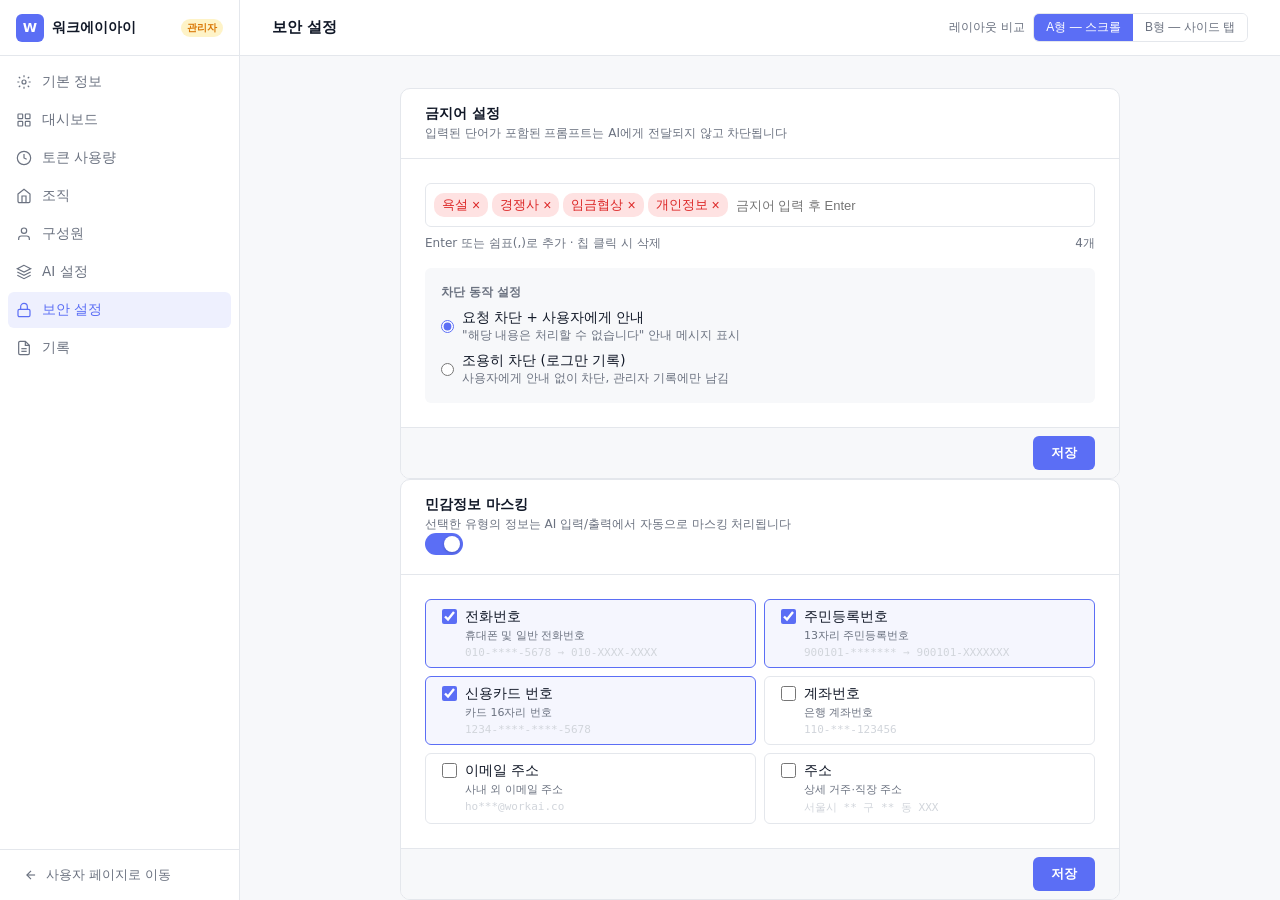
<file: admin/security.html>
<!DOCTYPE html>
<html lang="ko">
<head>
  <meta charset="UTF-8">
  <meta name="viewport" content="width=1280">
  <title>WorkAI 관리자 — 보안 설정</title>
  <link rel="stylesheet" href="../css/tokens.css">
  <link rel="stylesheet" href="../css/layout.css">
  <link rel="stylesheet" href="../css/components.css">
  <style>
    /* ── Shared Admin Shell ── */
    .admin-sidebar { width:var(--sidebar-width);min-width:var(--sidebar-width);background:var(--color-surface);border-right:1px solid var(--color-border);display:flex;flex-direction:column;height:100vh;flex-shrink:0; }
    .admin-sidebar__header { padding:0 var(--space-md);height:56px;box-sizing:border-box;display:flex;align-items:center;gap:var(--space-sm);border-bottom:1px solid var(--color-border); }
    .admin-logo { width:28px;height:28px;background:var(--color-primary);border-radius:var(--radius-sm);display:flex;align-items:center;justify-content:center;color:#fff;font-size:13px;font-weight:700;flex-shrink:0; }
    .admin-sidebar__title { font-size:13.5px;font-weight:600;color:var(--color-text-primary);flex:1;min-width:0;white-space:nowrap;overflow:hidden;text-overflow:ellipsis; }
    .admin-badge { font-size:10px;font-weight:600;background:#FEF3C7;color:#D97706;padding:2px 6px;border-radius:10px;flex-shrink:0; }
    .admin-nav { flex:1;padding:var(--space-sm);overflow-y:auto; }
    .admin-nav__list { list-style:none;padding:0;margin:0;display:flex;flex-direction:column;gap:2px; }
    .admin-nav__link { display:flex;align-items:center;gap:10px;padding:9px var(--space-sm);border-radius:var(--radius-sm);color:var(--color-text-secondary);text-decoration:none;font-size:13.5px;transition:background 0.15s,color 0.15s;cursor:pointer; }
    .admin-nav__link:hover { background:var(--color-bg);color:var(--color-text-primary); }
    .admin-nav__link--active { background:#EEF0FE;color:var(--color-primary);font-weight:500; }
    .admin-sidebar__footer { padding:var(--space-sm) var(--space-md);border-top:1px solid var(--color-border); }
    .admin-back-link { display:flex;align-items:center;gap:var(--space-sm);font-size:13px;color:var(--color-text-secondary);text-decoration:none;padding:8px var(--space-sm);border-radius:var(--radius-sm);transition:background 0.15s; }
    .admin-back-link:hover { background:var(--color-bg);color:var(--color-text-primary); }
    .admin-main { flex:1;display:flex;flex-direction:column;overflow:hidden;min-width:0; }
    .admin-topbar { background:var(--color-surface);border-bottom:1px solid var(--color-border);padding:0 var(--space-xl);display:flex;align-items:center;height:56px;flex-shrink:0;gap:var(--space-md); }
    .admin-topbar__title { font-size:15px;font-weight:600;color:var(--color-text-primary);flex:1; }

    /* ── Layout Toggle ── */
    .layout-compare { display:flex;align-items:center;gap:var(--space-sm);flex-shrink:0; }
    .layout-compare__label { font-size:12px;color:var(--color-text-secondary);white-space:nowrap; }
    .lt-group { display:flex;border:1px solid var(--color-border);border-radius:var(--radius-sm);overflow:hidden; }
    .lt-btn { padding:5px 12px;font-size:12px;font-weight:500;border:none;background:var(--color-surface);color:var(--color-text-secondary);cursor:pointer;transition:background 0.15s,color 0.15s; }
    .lt-btn:hover { background:var(--color-bg); }
    .lt-btn--active { background:var(--color-primary);color:#fff; }

    /* ── Settings Layout ── */
    .settings-wrapper { display:flex;flex:1;overflow:hidden; }
    .settings-wrapper.layout-a .settings-nav { display:none; }
    .settings-wrapper.layout-a .settings-body { overflow-y:auto;padding:var(--space-xl); }
    .settings-wrapper.layout-a .settings-section { max-width:720px;margin:0 auto; }
    .settings-wrapper.layout-b .settings-nav { display:flex;flex-direction:column;width:200px;flex-shrink:0;background:var(--color-surface);border-right:1px solid var(--color-border);padding:var(--space-md) var(--space-sm);overflow-y:auto; }
    .settings-wrapper.layout-b .settings-body { overflow-y:auto;padding:var(--space-xl); }
    .settings-wrapper.layout-b .settings-section { max-width:680px; }
    .settings-nav { display:none; }
    .snav-item { display:flex;align-items:center;gap:8px;padding:8px var(--space-sm);border-radius:var(--radius-sm);font-size:13px;color:var(--color-text-secondary);cursor:pointer;transition:background 0.15s,color 0.15s; }
    .snav-item:hover { background:var(--color-bg);color:var(--color-text-primary); }
    .snav-item--active { background:#EEF0FE;color:var(--color-primary);font-weight:500; }
    .settings-body { flex:1; }
    .settings-section { margin-bottom:var(--space-xl); }
    .settings-section:last-child { margin-bottom:0; }
    .section-heading { font-size:12px;font-weight:600;color:var(--color-text-secondary);text-transform:uppercase;letter-spacing:0.06em;margin-bottom:var(--space-md);padding-bottom:var(--space-sm);border-bottom:1px solid var(--color-border); }
    .settings-wrapper.layout-a .section-heading { display:none; }
    .settings-wrapper.layout-b .section-heading { display:block; }

    /* ── Card ── */
    .s-card { background:var(--color-surface);border:1px solid var(--color-border);border-radius:var(--radius-md);overflow:hidden;margin-bottom:var(--space-md); }
    .s-card:last-child { margin-bottom:0; }
    .s-card__header { padding:var(--space-md) var(--space-lg);border-bottom:1px solid var(--color-border); }
    .s-card__title { font-size:14px;font-weight:600;color:var(--color-text-primary); }
    .s-card__desc { font-size:12px;color:var(--color-text-secondary);margin-top:2px; }
    .s-card__body { padding:var(--space-lg); }
    .s-card__footer { padding:var(--space-sm) var(--space-lg);background:var(--color-bg);border-top:1px solid var(--color-border);display:flex;justify-content:flex-end;gap:var(--space-sm); }

    /* ── Setting Row ── */
    .setting-row { display:flex;align-items:center;justify-content:space-between;padding:var(--space-md) 0;border-bottom:1px solid var(--color-border); }
    .setting-row:last-child { border-bottom:none;padding-bottom:0; }
    .setting-row:first-child { padding-top:0; }
    .setting-row__left { flex:1;padding-right:var(--space-xl); }
    .setting-row__label { font-size:14px;font-weight:500;color:var(--color-text-primary);display:flex;align-items:center;gap:var(--space-xs); }
    .setting-row__hint { font-size:12px;color:var(--color-text-secondary);margin-top:2px; }

    /* Toggle */
    .toggle { position:relative;display:inline-flex;align-items:center;cursor:pointer; }
    .toggle__input { position:absolute;opacity:0;width:0;height:0; }
    .toggle__track { width:38px;height:22px;background:#D1D5DB;border-radius:11px;transition:background 0.2s;position:relative; }
    .toggle__thumb { position:absolute;top:3px;left:3px;width:16px;height:16px;background:#fff;border-radius:50%;transition:transform 0.2s;box-shadow:0 1px 3px rgba(0,0,0,0.2); }
    .toggle__input:checked + .toggle__track { background:var(--color-primary); }
    .toggle__input:checked + .toggle__track .toggle__thumb { transform:translateX(16px); }

    /* ── Tag Chip Input ── */
    .tag-input-wrap {
      display:flex;flex-wrap:wrap;gap:var(--space-xs);
      padding:var(--space-sm) var(--space-sm);
      border:1px solid var(--color-border);border-radius:var(--radius-sm);
      cursor:text;min-height:44px;align-items:center;
      background:var(--color-surface);transition:border-color 0.15s;
    }
    .tag-input-wrap:focus-within { border-color:var(--color-primary); }
    .tag-chip {
      display:inline-flex;align-items:center;gap:4px;
      background:#FEE2E2;color:#DC2626;
      font-size:13px;padding:3px 8px;border-radius:10px;
      white-space:nowrap;
    }
    .tag-chip__remove { background:none;border:none;cursor:pointer;color:#DC2626;padding:0;font-size:14px;line-height:1;display:flex;align-items:center; }
    .tag-input {
      border:none;outline:none;font-size:13px;
      color:var(--color-text-primary);flex:1;min-width:120px;
      background:transparent;padding:2px 4px;
    }
    .tag-hint { font-size:12px;color:var(--color-text-secondary);margin-top:var(--space-xs); }
    .tag-count { font-size:12px;color:var(--color-text-secondary);margin-top:var(--space-xs);text-align:right; }

    /* ── Masking Checkboxes ── */
    .mask-grid { display:grid;grid-template-columns:1fr 1fr;gap:var(--space-sm); }
    .mask-item { display:flex;align-items:flex-start;gap:var(--space-sm);padding:var(--space-sm) var(--space-md);border:1px solid var(--color-border);border-radius:var(--radius-sm);cursor:pointer;transition:border-color 0.15s,background 0.15s; }
    .mask-item:hover { border-color:#A5B4FC;background:#FAFBFF; }
    .mask-item--checked { border-color:var(--color-primary);background:#F5F6FE; }
    .mask-check { width:15px;height:15px;accent-color:var(--color-primary);flex-shrink:0;margin-top:1px;cursor:pointer; }
    .mask-info { flex:1; }
    .mask-label { font-size:13.5px;font-weight:500;color:var(--color-text-primary); }
    .mask-desc { font-size:11px;color:var(--color-text-secondary);margin-top:2px; }
    .mask-example { font-size:11px;color:var(--color-text-disabled);margin-top:3px;font-family:monospace; }

    /* ── 2FA ── */
    .tfa-grid { display:flex;flex-direction:column;gap:0; }
    .tfa-level {
      display:flex;align-items:center;padding:var(--space-md) 0;
      border-bottom:1px solid var(--color-border);gap:var(--space-md);
    }
    .tfa-level:last-child { border-bottom:none;padding-bottom:0; }
    .tfa-level:first-child { padding-top:0; }
    .tfa-level__icon { width:36px;height:36px;border-radius:var(--radius-sm);display:flex;align-items:center;justify-content:center;flex-shrink:0; }
    .tfa-level__icon--red { background:#FEE2E2; color:#DC2626; }
    .tfa-level__icon--yellow { background:#FEF3C7; color:#D97706; }
    .tfa-level__icon--gray { background:var(--color-bg); color:var(--color-text-secondary); }
    .tfa-level__info { flex:1; }
    .tfa-level__title { font-size:14px;font-weight:500;color:var(--color-text-primary);display:flex;align-items:center;gap:var(--space-xs); }
    .tfa-level__desc { font-size:12px;color:var(--color-text-secondary);margin-top:2px; }
    .tfa-badge { font-size:10px;font-weight:600;padding:2px 7px;border-radius:8px; }
    .tfa-badge--force { background:#FEE2E2;color:#DC2626; }
    .tfa-badge--recommend { background:#FEF3C7;color:#D97706; }
    .tfa-badge--optional { background:var(--color-bg);color:var(--color-text-secondary); }

    /* ── Access Control Matrix ── */
    .acl-table { width:100%;border-collapse:collapse;font-size:13.5px; }
    .acl-table th { padding:10px var(--space-md);text-align:left;font-size:12px;font-weight:600;color:var(--color-text-secondary);background:var(--color-bg);border-bottom:1px solid var(--color-border);white-space:nowrap; }
    .acl-table th:not(:first-child) { text-align:center;width:120px; }
    .acl-table td { padding:12px var(--space-md);border-bottom:1px solid var(--color-border);color:var(--color-text-primary); }
    .acl-table tr:last-child td { border-bottom:none; }
    .acl-table td:not(:first-child) { text-align:center; }
    .acl-feature { font-weight:500; }
    .acl-feature-desc { font-size:12px;color:var(--color-text-secondary); }
    .acl-check { color:#10B981; }
    .acl-lock { font-size:11px;color:var(--color-text-disabled);display:block;margin-top:2px; }
    .acl-toggle { display:flex;align-items:center;justify-content:center; }

    /* Danger zone */
    .danger-zone { border:1px solid #FCA5A5;border-radius:var(--radius-md);overflow:hidden;margin-top:var(--space-xl); }
    .danger-zone__header { padding:var(--space-md) var(--space-lg);background:#FFF5F5; }
    .danger-zone__title { font-size:14px;font-weight:600;color:#DC2626;display:flex;align-items:center;gap:var(--space-xs); }
    .danger-zone__body { padding:var(--space-lg); }
    .danger-row { display:flex;align-items:center;justify-content:space-between;padding:var(--space-md) 0;border-bottom:1px solid #FEE2E2; }
    .danger-row:last-child { border-bottom:none;padding-bottom:0; }
    .danger-row:first-child { padding-top:0; }
    .danger-row__label { font-size:14px;font-weight:500;color:var(--color-text-primary); }
    .danger-row__desc { font-size:12px;color:var(--color-text-secondary);margin-top:2px; }
    .btn-danger-outline { padding:7px 14px;border:1px solid #FCA5A5;background:none;color:#DC2626;border-radius:var(--radius-sm);font-size:13px;cursor:pointer; }
    .btn-danger-outline:hover { background:#FEE2E2; }

    /* Buttons */
    .btn-primary { padding:8px 18px;background:var(--color-primary);color:#fff;border:none;border-radius:var(--radius-sm);font-size:13px;cursor:pointer; }
    .btn-primary:hover { background:var(--color-primary-hover); }
    .btn-secondary { padding:8px 14px;border:1px solid var(--color-border);background:var(--color-surface);color:var(--color-text-primary);border-radius:var(--radius-sm);font-size:13px;cursor:pointer; }
    .btn-secondary:hover { background:var(--color-bg); }
  </style>
</head>
<body>
<div class="app">

  <!-- ════ Admin Sidebar ════ -->
  <aside class="admin-sidebar">
    <div class="admin-sidebar__header">
      <div class="admin-logo">W</div>
      <span class="admin-sidebar__title">워크에이아이</span>
      <span class="admin-badge">관리자</span>
    </div>
    <nav class="admin-nav">
      <ul class="admin-nav__list">
        <li><a href="info.html" class="admin-nav__link">
          <svg width="16" height="16" viewBox="0 0 24 24" fill="none" stroke="currentColor" stroke-width="1.8"><circle cx="12" cy="12" r="3"/><path d="M12 2v3M12 19v3M4.22 4.22l2.12 2.12M17.66 17.66l2.12 2.12M2 12h3M19 12h3M4.22 19.78l2.12-2.12M17.66 6.34l2.12-2.12"/></svg>기본 정보</a></li>
        <li><a href="#" class="admin-nav__link" data-wip>
          <svg width="16" height="16" viewBox="0 0 24 24" fill="none" stroke="currentColor" stroke-width="1.8"><rect x="3" y="3" width="7" height="7" rx="1"/><rect x="14" y="3" width="7" height="7" rx="1"/><rect x="14" y="14" width="7" height="7" rx="1"/><rect x="3" y="14" width="7" height="7" rx="1"/></svg>대시보드</a></li>
        <li><a href="usage.html" class="admin-nav__link">
          <svg width="16" height="16" viewBox="0 0 24 24" fill="none" stroke="currentColor" stroke-width="1.8"><circle cx="12" cy="12" r="10"/><polyline points="12 6 12 12 16 14"/></svg>토큰 사용량</a></li>
        <li><a href="org.html" class="admin-nav__link">
          <svg width="16" height="16" viewBox="0 0 24 24" fill="none" stroke="currentColor" stroke-width="1.8"><path d="M3 9l9-7 9 7v11a2 2 0 0 1-2 2H5a2 2 0 0 1-2-2z"/><polyline points="9 22 9 12 15 12 15 22"/></svg>조직</a></li>
        <li><a href="members.html" class="admin-nav__link">
          <svg width="16" height="16" viewBox="0 0 24 24" fill="none" stroke="currentColor" stroke-width="1.8"><path d="M20 21v-2a4 4 0 0 0-4-4H8a4 4 0 0 0-4 4v2"/><circle cx="12" cy="7" r="4"/></svg>구성원</a></li>
        <li><a href="ai-settings.html" class="admin-nav__link">
          <svg width="16" height="16" viewBox="0 0 24 24" fill="none" stroke="currentColor" stroke-width="1.8"><path d="M12 2L2 7l10 5 10-5-10-5z"/><path d="M2 17l10 5 10-5M2 12l10 5 10-5"/></svg>AI 설정</a></li>
        <li><a href="security.html" class="admin-nav__link admin-nav__link--active">
          <svg width="16" height="16" viewBox="0 0 24 24" fill="none" stroke="currentColor" stroke-width="1.8"><rect x="3" y="11" width="18" height="11" rx="2"/><path d="M7 11V7a5 5 0 0 1 10 0v4"/></svg>보안 설정</a></li>
        <li><a href="records.html" class="admin-nav__link">
          <svg width="16" height="16" viewBox="0 0 24 24" fill="none" stroke="currentColor" stroke-width="1.8"><path d="M14 2H6a2 2 0 0 0-2 2v16a2 2 0 0 0 2 2h12a2 2 0 0 0 2-2V8z"/><polyline points="14 2 14 8 20 8"/><line x1="16" y1="13" x2="8" y2="13"/><line x1="16" y1="17" x2="8" y2="17"/></svg>기록</a></li>
      </ul>
    </nav>
    <div class="admin-sidebar__footer">
      <a href="../index.html" class="admin-back-link">
        <svg width="14" height="14" viewBox="0 0 24 24" fill="none" stroke="currentColor" stroke-width="2"><path d="M19 12H5"/><path d="M12 19l-7-7 7-7"/></svg>
        사용자 페이지로 이동
      </a>
    </div>
  </aside>

  <!-- ════ Admin Main ════ -->
  <main class="admin-main">
    <div class="admin-topbar">
      <span class="admin-topbar__title">보안 설정</span>
      <div class="layout-compare">
        <span class="layout-compare__label">레이아웃 비교</span>
        <div class="lt-group">
          <button class="lt-btn lt-btn--active" id="lt-a" onclick="setLayout('a')">A형 — 스크롤</button>
          <button class="lt-btn" id="lt-b" onclick="setLayout('b')">B형 — 사이드 탭</button>
        </div>
      </div>
    </div>

    <div class="settings-wrapper layout-a" id="settingsWrapper">

      <!-- Layout B nav -->
      <div class="settings-nav" id="settingsNav">
        <div class="snav-item snav-item--active" onclick="scrollToSection('sec-keyword',this)">
          <svg width="14" height="14" viewBox="0 0 24 24" fill="none" stroke="currentColor" stroke-width="2"><circle cx="11" cy="11" r="8"/><line x1="21" y1="21" x2="16.65" y2="16.65"/></svg>
          금지어
        </div>
        <div class="snav-item" onclick="scrollToSection('sec-masking',this)">
          <svg width="14" height="14" viewBox="0 0 24 24" fill="none" stroke="currentColor" stroke-width="2"><path d="M17 21v-2a4 4 0 0 0-4-4H5a4 4 0 0 0-4 4v2"/><circle cx="9" cy="7" r="4"/><path d="M23 21v-2a4 4 0 0 0-3-3.87M16 3.13a4 4 0 0 1 0 7.75"/></svg>
          민감정보 마스킹
        </div>
        <div class="snav-item" onclick="scrollToSection('sec-2fa',this)">
          <svg width="14" height="14" viewBox="0 0 24 24" fill="none" stroke="currentColor" stroke-width="2"><rect x="3" y="11" width="18" height="11" rx="2"/><path d="M7 11V7a5 5 0 0 1 10 0v4"/></svg>
          2단계 인증
        </div>
        <div class="snav-item" onclick="scrollToSection('sec-acl',this)">
          <svg width="14" height="14" viewBox="0 0 24 24" fill="none" stroke="currentColor" stroke-width="2"><path d="M12 22s8-4 8-10V5l-8-3-8 3v7c0 6 8 10 8 10z"/></svg>
          접근 제어
        </div>
      </div>

      <!-- Settings Body -->
      <div class="settings-body" id="settingsBody">

        <!-- ── 금지어 ── -->
        <div class="settings-section" id="sec-keyword">
          <div class="section-heading">금지어</div>
          <div class="s-card">
            <div class="s-card__header">
              <div>
                <div class="s-card__title">금지어 설정</div>
                <div class="s-card__desc">입력된 단어가 포함된 프롬프트는 AI에게 전달되지 않고 차단됩니다</div>
              </div>
            </div>
            <div class="s-card__body">
              <div class="tag-input-wrap" id="tagWrap" onclick="document.getElementById('tagInput').focus()">
                <!-- chips injected by JS -->
                <input type="text" class="tag-input" id="tagInput"
                       placeholder="금지어 입력 후 Enter"
                       onkeydown="handleTagKey(event)"
                       onkeyup="updateTagCount()">
              </div>
              <div style="display:flex;justify-content:space-between;align-items:center;margin-top:var(--space-xs)">
                <span class="tag-hint">Enter 또는 쉼표(,)로 추가 · 칩 클릭 시 삭제</span>
                <span class="tag-count" id="tagCount">0개</span>
              </div>

              <div style="margin-top:var(--space-md);padding:var(--space-md);background:var(--color-bg);border-radius:var(--radius-sm)">
                <div style="font-size:12px;font-weight:600;color:var(--color-text-secondary);margin-bottom:var(--space-sm)">차단 동작 설정</div>
                <div style="display:flex;flex-direction:column;gap:var(--space-sm)">
                  <label style="display:flex;align-items:center;gap:var(--space-sm);cursor:pointer">
                    <input type="radio" name="blockAction" value="block" checked style="accent-color:var(--color-primary)">
                    <div>
                      <div style="font-size:13.5px;color:var(--color-text-primary)">요청 차단 + 사용자에게 안내</div>
                      <div style="font-size:12px;color:var(--color-text-secondary)">"해당 내용은 처리할 수 없습니다" 안내 메시지 표시</div>
                    </div>
                  </label>
                  <label style="display:flex;align-items:center;gap:var(--space-sm);cursor:pointer">
                    <input type="radio" name="blockAction" value="silent" style="accent-color:var(--color-primary)">
                    <div>
                      <div style="font-size:13.5px;color:var(--color-text-primary)">조용히 차단 (로그만 기록)</div>
                      <div style="font-size:12px;color:var(--color-text-secondary)">사용자에게 안내 없이 차단, 관리자 기록에만 남김</div>
                    </div>
                  </label>
                </div>
              </div>
            </div>
            <div class="s-card__footer">
              <button class="btn-primary" onclick="saveKeywords()">저장</button>
            </div>
          </div>
        </div>

        <!-- ── 민감정보 마스킹 ── -->
        <div class="settings-section" id="sec-masking">
          <div class="section-heading">민감정보 마스킹</div>
          <div class="s-card">
            <div class="s-card__header">
              <div>
                <div class="s-card__title">민감정보 마스킹</div>
                <div class="s-card__desc">선택한 유형의 정보는 AI 입력/출력에서 자동으로 마스킹 처리됩니다</div>
              </div>
              <label class="toggle" style="flex-shrink:0">
                <input type="checkbox" class="toggle__input" id="maskMaster" checked onchange="toggleAllMask(this.checked)">
                <div class="toggle__track"><div class="toggle__thumb"></div></div>
              </label>
            </div>
            <div class="s-card__body" id="maskBody">
              <div class="mask-grid">

                <div class="mask-item mask-item--checked" onclick="toggleMaskItem(this)">
                  <input type="checkbox" class="mask-check" checked>
                  <div class="mask-info">
                    <div class="mask-label">전화번호</div>
                    <div class="mask-desc">휴대폰 및 일반 전화번호</div>
                    <div class="mask-example">010-****-5678 → 010-XXXX-XXXX</div>
                  </div>
                </div>

                <div class="mask-item mask-item--checked" onclick="toggleMaskItem(this)">
                  <input type="checkbox" class="mask-check" checked>
                  <div class="mask-info">
                    <div class="mask-label">주민등록번호</div>
                    <div class="mask-desc">13자리 주민등록번호</div>
                    <div class="mask-example">900101-******* → 900101-XXXXXXX</div>
                  </div>
                </div>

                <div class="mask-item mask-item--checked" onclick="toggleMaskItem(this)">
                  <input type="checkbox" class="mask-check" checked>
                  <div class="mask-info">
                    <div class="mask-label">신용카드 번호</div>
                    <div class="mask-desc">카드 16자리 번호</div>
                    <div class="mask-example">1234-****-****-5678</div>
                  </div>
                </div>

                <div class="mask-item" onclick="toggleMaskItem(this)">
                  <input type="checkbox" class="mask-check">
                  <div class="mask-info">
                    <div class="mask-label">계좌번호</div>
                    <div class="mask-desc">은행 계좌번호</div>
                    <div class="mask-example">110-***-123456</div>
                  </div>
                </div>

                <div class="mask-item" onclick="toggleMaskItem(this)">
                  <input type="checkbox" class="mask-check">
                  <div class="mask-info">
                    <div class="mask-label">이메일 주소</div>
                    <div class="mask-desc">사내 외 이메일 주소</div>
                    <div class="mask-example">ho***@workai.co</div>
                  </div>
                </div>

                <div class="mask-item" onclick="toggleMaskItem(this)">
                  <input type="checkbox" class="mask-check">
                  <div class="mask-info">
                    <div class="mask-label">주소</div>
                    <div class="mask-desc">상세 거주·직장 주소</div>
                    <div class="mask-example">서울시 ** 구 ** 동 XXX</div>
                  </div>
                </div>

              </div>
            </div>
            <div class="s-card__footer">
              <button class="btn-primary" onclick="saveMask()">저장</button>
            </div>
          </div>
        </div>

        <!-- ── 2단계 인증 ── -->
        <div class="settings-section" id="sec-2fa">
          <div class="section-heading">2단계 인증</div>
          <div class="s-card">
            <div class="s-card__header">
              <div>
                <div class="s-card__title">2단계 인증 (2FA)</div>
                <div class="s-card__desc">역할에 따라 2단계 인증 필수 여부를 설정합니다</div>
              </div>
            </div>
            <div class="s-card__body">
              <div class="tfa-grid">

                <div class="tfa-level">
                  <div class="tfa-level__icon tfa-level__icon--red">
                    <svg width="16" height="16" viewBox="0 0 24 24" fill="none" stroke="currentColor" stroke-width="2"><path d="M12 22s8-4 8-10V5l-8-3-8 3v7c0 6 8 10 8 10z"/></svg>
                  </div>
                  <div class="tfa-level__info">
                    <div class="tfa-level__title">
                      관리자
                      <span class="tfa-badge tfa-badge--force">필수</span>
                    </div>
                    <div class="tfa-level__desc">관리자 계정은 항상 2FA가 필수입니다 (변경 불가)</div>
                  </div>
                  <label class="toggle">
                    <input type="checkbox" class="toggle__input" checked disabled>
                    <div class="toggle__track" style="opacity:0.6"><div class="toggle__thumb"></div></div>
                  </label>
                </div>

                <div class="tfa-level">
                  <div class="tfa-level__icon tfa-level__icon--yellow">
                    <svg width="16" height="16" viewBox="0 0 24 24" fill="none" stroke="currentColor" stroke-width="2"><path d="M20 21v-2a4 4 0 0 0-4-4H8a4 4 0 0 0-4 4v2"/><circle cx="12" cy="7" r="4"/></svg>
                  </div>
                  <div class="tfa-level__info">
                    <div class="tfa-level__title">
                      일반 사용자 — 필수 적용
                      <span class="tfa-badge tfa-badge--force" id="userTfaBadge" style="display:none">필수</span>
                      <span class="tfa-badge tfa-badge--optional" id="userTfaBadgeOpt">선택</span>
                    </div>
                    <div class="tfa-level__desc">활성화하면 모든 일반 사용자가 2FA 등록 후 로그인 가능</div>
                  </div>
                  <label class="toggle">
                    <input type="checkbox" class="toggle__input" id="userTfaToggle" onchange="toggleUserTfa(this.checked)">
                    <div class="toggle__track"><div class="toggle__thumb"></div></div>
                  </label>
                </div>

                <div class="tfa-level">
                  <div class="tfa-level__icon tfa-level__icon--gray">
                    <svg width="16" height="16" viewBox="0 0 24 24" fill="none" stroke="currentColor" stroke-width="2"><circle cx="12" cy="12" r="10"/><line x1="12" y1="8" x2="12" y2="12"/><line x1="12" y1="16" x2="12.01" y2="16"/></svg>
                  </div>
                  <div class="tfa-level__info">
                    <div class="tfa-level__title">신규 가입 시 2FA 등록 안내</div>
                    <div class="tfa-level__desc">필수가 아니더라도 최초 로그인 시 2FA 설정을 권장하는 안내 표시</div>
                  </div>
                  <label class="toggle">
                    <input type="checkbox" class="toggle__input" checked onchange="showToast('설정이 저장되었습니다')">
                    <div class="toggle__track"><div class="toggle__thumb"></div></div>
                  </label>
                </div>

              </div>
            </div>
          </div>

          <div class="s-card">
            <div class="s-card__header">
              <div>
                <div class="s-card__title">허용 인증 수단</div>
                <div class="s-card__desc">사용자가 2FA에 사용할 수 있는 인증 방식</div>
              </div>
            </div>
            <div class="s-card__body">
              <div style="display:flex;flex-direction:column;gap:0">
                <div class="setting-row">
                  <div class="setting-row__left">
                    <div class="setting-row__label">인증 앱 (TOTP)</div>
                    <div class="setting-row__hint">Google Authenticator, Microsoft Authenticator 등</div>
                  </div>
                  <label class="toggle"><input type="checkbox" class="toggle__input" checked onchange="showToast('설정이 저장되었습니다')"><div class="toggle__track"><div class="toggle__thumb"></div></div></label>
                </div>
                <div class="setting-row">
                  <div class="setting-row__left">
                    <div class="setting-row__label">이메일 인증 코드</div>
                    <div class="setting-row__hint">등록된 이메일로 6자리 코드 발송</div>
                  </div>
                  <label class="toggle"><input type="checkbox" class="toggle__input" checked onchange="showToast('설정이 저장되었습니다')"><div class="toggle__track"><div class="toggle__thumb"></div></div></label>
                </div>
                <div class="setting-row">
                  <div class="setting-row__left">
                    <div class="setting-row__label">SMS 인증 코드</div>
                    <div class="setting-row__hint">등록된 휴대폰 번호로 6자리 코드 발송</div>
                  </div>
                  <label class="toggle"><input type="checkbox" class="toggle__input" onchange="showToast('설정이 저장되었습니다')"><div class="toggle__track"><div class="toggle__thumb"></div></div></label>
                </div>
              </div>
            </div>
          </div>
        </div>

        <!-- ── 접근 제어 ── -->
        <div class="settings-section" id="sec-acl">
          <div class="section-heading">접근 제어</div>
          <div class="s-card">
            <div class="s-card__header">
              <div>
                <div class="s-card__title">기능별 접근 권한</div>
                <div class="s-card__desc">역할(관리자·일반 사용자)에 따라 각 기능의 사용 가능 여부를 설정합니다</div>
              </div>
            </div>
            <div class="s-card__body" style="padding:0">
              <table class="acl-table">
                <thead>
                  <tr>
                    <th>기능</th>
                    <th>관리자</th>
                    <th>일반 사용자</th>
                  </tr>
                </thead>
                <tbody>
                  <tr>
                    <td>
                      <div class="acl-feature">채팅</div>
                      <div class="acl-feature-desc">AI와 1:1 대화</div>
                    </td>
                    <td><span class="acl-check">✓</span><span class="acl-lock">항상 허용</span></td>
                    <td class="acl-toggle"><label class="toggle"><input type="checkbox" class="toggle__input" checked onchange="showToast('접근 권한이 변경되었습니다')"><div class="toggle__track"><div class="toggle__thumb"></div></div></label></td>
                  </tr>
                  <tr>
                    <td>
                      <div class="acl-feature">에이전트 사용</div>
                      <div class="acl-feature-desc">등록된 에이전트 실행</div>
                    </td>
                    <td><span class="acl-check">✓</span><span class="acl-lock">항상 허용</span></td>
                    <td class="acl-toggle"><label class="toggle"><input type="checkbox" class="toggle__input" checked onchange="showToast('접근 권한이 변경되었습니다')"><div class="toggle__track"><div class="toggle__thumb"></div></div></label></td>
                  </tr>
                  <tr>
                    <td>
                      <div class="acl-feature">에이전트 생성·편집</div>
                      <div class="acl-feature-desc">새 에이전트 만들기 및 수정</div>
                    </td>
                    <td><span class="acl-check">✓</span><span class="acl-lock">항상 허용</span></td>
                    <td class="acl-toggle"><label class="toggle"><input type="checkbox" class="toggle__input" checked onchange="showToast('접근 권한이 변경되었습니다')"><div class="toggle__track"><div class="toggle__thumb"></div></div></label></td>
                  </tr>
                  <tr>
                    <td>
                      <div class="acl-feature">드라이브 — 개인 파일</div>
                      <div class="acl-feature-desc">본인 파일 업로드·조회</div>
                    </td>
                    <td><span class="acl-check">✓</span><span class="acl-lock">항상 허용</span></td>
                    <td class="acl-toggle"><label class="toggle"><input type="checkbox" class="toggle__input" checked onchange="showToast('접근 권한이 변경되었습니다')"><div class="toggle__track"><div class="toggle__thumb"></div></div></label></td>
                  </tr>
                  <tr>
                    <td>
                      <div class="acl-feature">드라이브 — 부서 공유</div>
                      <div class="acl-feature-desc">부서 드라이브에 파일 업로드</div>
                    </td>
                    <td><span class="acl-check">✓</span><span class="acl-lock">항상 허용</span></td>
                    <td class="acl-toggle"><label class="toggle"><input type="checkbox" class="toggle__input" checked onchange="showToast('접근 권한이 변경되었습니다')"><div class="toggle__track"><div class="toggle__thumb"></div></div></label></td>
                  </tr>
                  <tr>
                    <td>
                      <div class="acl-feature">드라이브 — 전사 공유</div>
                      <div class="acl-feature-desc">전사 공용 드라이브에 업로드</div>
                    </td>
                    <td><span class="acl-check">✓</span><span class="acl-lock">항상 허용</span></td>
                    <td class="acl-toggle"><label class="toggle"><input type="checkbox" class="toggle__input" onchange="showToast('접근 권한이 변경되었습니다')"><div class="toggle__track"><div class="toggle__thumb"></div></div></label></td>
                  </tr>
                  <tr>
                    <td>
                      <div class="acl-feature">관리자 페이지</div>
                      <div class="acl-feature-desc">조직·구성원·설정 관리</div>
                    </td>
                    <td><span class="acl-check">✓</span><span class="acl-lock">항상 허용</span></td>
                    <td style="text-align:center"><span style="font-size:18px;color:var(--color-text-disabled)">—</span><span class="acl-lock">항상 차단</span></td>
                  </tr>
                </tbody>
              </table>
            </div>
          </div>

          <!-- Danger zone -->
          <div class="danger-zone">
            <div class="danger-zone__header">
              <div class="danger-zone__title">
                <svg width="14" height="14" viewBox="0 0 24 24" fill="none" stroke="currentColor" stroke-width="2"><path d="M10.29 3.86L1.82 18a2 2 0 001.71 3h16.94a2 2 0 001.71-3L13.71 3.86a2 2 0 00-3.42 0z"/><line x1="12" y1="9" x2="12" y2="13"/><line x1="12" y1="17" x2="12.01" y2="17"/></svg>
                위험 구역
              </div>
            </div>
            <div class="danger-zone__body">
              <div class="danger-row">
                <div>
                  <div class="danger-row__label">전체 세션 강제 로그아웃</div>
                  <div class="danger-row__desc">모든 사용자를 즉시 로그아웃 시킵니다. 보안 사고 발생 시 사용하세요.</div>
                </div>
                <button class="btn-danger-outline" onclick="confirmDanger('전체 세션 로그아웃')">실행</button>
              </div>
              <div class="danger-row">
                <div>
                  <div class="danger-row__label">IP 접근 제한 초기화</div>
                  <div class="danger-row__desc">설정된 모든 IP 허용 목록을 초기화하고 전체 접근을 허용합니다.</div>
                </div>
                <button class="btn-danger-outline" onclick="confirmDanger('IP 접근 제한 초기화')">초기화</button>
              </div>
            </div>
          </div>

        </div><!-- /sec-acl -->
      </div><!-- /settings-body -->
    </div><!-- /settings-wrapper -->
  </main>
</div>

<div id="appToast" class="toast"></div>
<script src="../js/common.js"></script>
<script>
// ── Layout toggle ──
function setLayout(mode) {
  document.getElementById('settingsWrapper').className = 'settings-wrapper layout-' + mode;
  document.getElementById('lt-a').className = 'lt-btn' + (mode === 'a' ? ' lt-btn--active' : '');
  document.getElementById('lt-b').className = 'lt-btn' + (mode === 'b' ? ' lt-btn--active' : '');
}

function scrollToSection(id, el) {
  document.querySelectorAll('.snav-item').forEach(i => i.classList.remove('snav-item--active'));
  el.classList.add('snav-item--active');
  const target = document.getElementById(id);
  if (target) target.scrollIntoView({ behavior: 'smooth', block: 'start' });
}

document.getElementById('settingsBody').addEventListener('scroll', function() {
  const sections = ['sec-keyword','sec-masking','sec-2fa','sec-acl'];
  const navItems = document.querySelectorAll('.snav-item');
  let active = 0;
  sections.forEach((id, i) => {
    const el = document.getElementById(id);
    if (el && el.getBoundingClientRect().top <= 100) active = i;
  });
  navItems.forEach((n, i) => n.classList.toggle('snav-item--active', i === active));
});

// ── Tag chip input ──
let keywords = ['욕설', '경쟁사', '임금협상', '개인정보'];

function renderChips() {
  const wrap = document.getElementById('tagWrap');
  // Remove existing chips
  wrap.querySelectorAll('.tag-chip').forEach(c => c.remove());
  // Insert before input
  const input = document.getElementById('tagInput');
  keywords.forEach(kw => {
    const chip = document.createElement('div');
    chip.className = 'tag-chip';
    chip.innerHTML = `<span>${kw}</span><button class="tag-chip__remove" onclick="removeTag('${kw}')">×</button>`;
    wrap.insertBefore(chip, input);
  });
  document.getElementById('tagCount').textContent = keywords.length + '개';
}

function handleTagKey(e) {
  const input = document.getElementById('tagInput');
  if (e.key === 'Enter' || e.key === ',') {
    e.preventDefault();
    const val = input.value.replace(/,/g, '').trim();
    if (val && !keywords.includes(val)) { keywords.push(val); renderChips(); }
    input.value = '';
  } else if (e.key === 'Backspace' && input.value === '' && keywords.length > 0) {
    keywords.pop(); renderChips();
  }
}

function removeTag(kw) { keywords = keywords.filter(k => k !== kw); renderChips(); }
function updateTagCount() {}
function saveKeywords() { showToast(`금지어 ${keywords.length}개가 저장되었습니다`); }

// ── Masking ──
function toggleMaskItem(item) {
  const cb = item.querySelector('.mask-check');
  cb.checked = !cb.checked;
  item.classList.toggle('mask-item--checked', cb.checked);
}

function toggleAllMask(on) {
  document.querySelectorAll('.mask-item').forEach(item => {
    const cb = item.querySelector('.mask-check');
    cb.checked = on;
    item.classList.toggle('mask-item--checked', on);
  });
  showToast(on ? '민감정보 마스킹이 활성화되었습니다' : '민감정보 마스킹이 비활성화되었습니다');
}

function saveMask() { showToast('민감정보 마스킹 설정이 저장되었습니다'); }

// ── 2FA ──
function toggleUserTfa(on) {
  document.getElementById('userTfaBadge').style.display    = on  ? 'inline-block' : 'none';
  document.getElementById('userTfaBadgeOpt').style.display = on  ? 'none' : 'inline-block';
  showToast(on ? '일반 사용자 2FA 필수가 활성화되었습니다' : '일반 사용자 2FA가 선택으로 변경되었습니다');
}

// ── Danger ──
function confirmDanger(label) {
  if (confirm(`정말 "${label}"을 실행하시겠습니까?\n이 작업은 되돌릴 수 없습니다.`)) {
    showToast(`${label} 처리가 완료되었습니다`);
  }
}

// ── Init ──
renderChips();
initWipLinks();
</script>
</body>
</html>
</file>
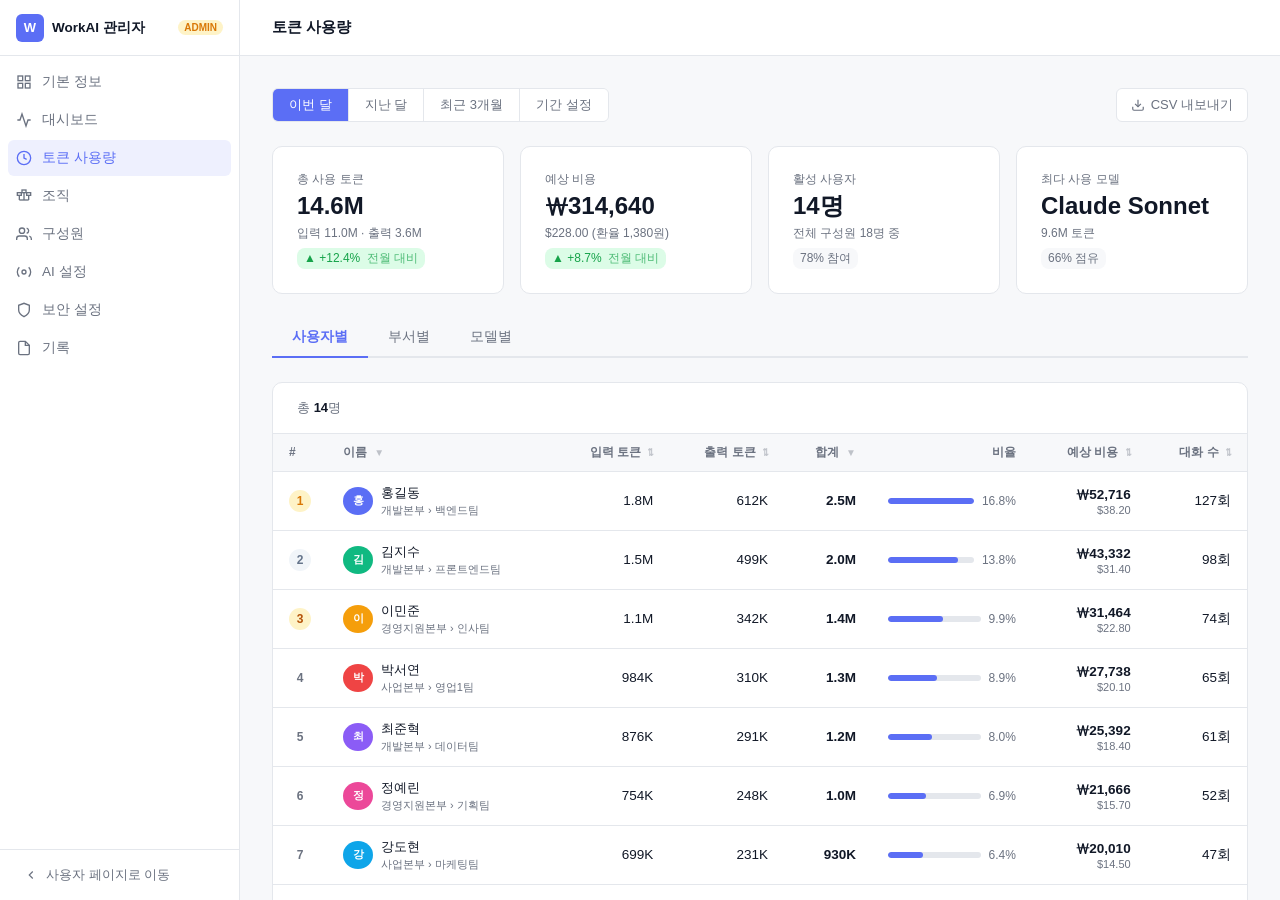
<file: admin/usage.html>
<!DOCTYPE html>
<html lang="ko">
<head>
  <meta charset="UTF-8">
  <meta name="viewport" content="width=1280">
  <title>WorkAI 관리자 — 토큰 사용량</title>
  <link rel="stylesheet" href="../css/tokens.css">
  <link rel="stylesheet" href="../css/layout.css">
  <link rel="stylesheet" href="../css/components.css">
  <style>
    /* ── Admin Shell ── */
    .admin-sidebar { width:var(--sidebar-width);min-width:var(--sidebar-width);background:var(--color-surface);border-right:1px solid var(--color-border);display:flex;flex-direction:column;height:100vh;flex-shrink:0; }
    .admin-sidebar__header { padding:0 var(--space-md);height:56px;box-sizing:border-box;display:flex;align-items:center;gap:var(--space-sm);border-bottom:1px solid var(--color-border); }
    .admin-logo { width:28px;height:28px;background:var(--color-primary);border-radius:var(--radius-sm);display:flex;align-items:center;justify-content:center;color:#fff;font-size:13px;font-weight:700;flex-shrink:0; }
    .admin-sidebar__title { font-size:13.5px;font-weight:600;color:var(--color-text-primary);flex:1;min-width:0;white-space:nowrap;overflow:hidden;text-overflow:ellipsis; }
    .admin-badge { font-size:10px;font-weight:600;background:#FEF3C7;color:#D97706;padding:2px 6px;border-radius:10px;flex-shrink:0; }
    .admin-nav { flex:1;padding:var(--space-sm);overflow-y:auto; }
    .admin-nav__list { list-style:none;padding:0;margin:0;display:flex;flex-direction:column;gap:2px; }
    .admin-nav__link { display:flex;align-items:center;gap:10px;padding:9px var(--space-sm);border-radius:var(--radius-sm);color:var(--color-text-secondary);text-decoration:none;font-size:13.5px;transition:background 0.15s,color 0.15s;cursor:pointer; }
    .admin-nav__link:hover { background:var(--color-bg);color:var(--color-text-primary); }
    .admin-nav__link--active { background:#EEF0FE;color:var(--color-primary);font-weight:500; }
    .admin-sidebar__footer { padding:var(--space-sm) var(--space-md);border-top:1px solid var(--color-border); }
    .admin-back-link { display:flex;align-items:center;gap:var(--space-sm);font-size:13px;color:var(--color-text-secondary);text-decoration:none;padding:8px var(--space-sm);border-radius:var(--radius-sm);transition:background 0.15s; }
    .admin-back-link:hover { background:var(--color-bg);color:var(--color-text-primary); }
    .admin-main { flex:1;display:flex;flex-direction:column;overflow:hidden;min-width:0; }
    .admin-topbar { background:var(--color-surface);border-bottom:1px solid var(--color-border);padding:0 var(--space-xl);display:flex;align-items:center;height:56px;flex-shrink:0;gap:var(--space-md); }
    .admin-topbar__title { font-size:15px;font-weight:600;color:var(--color-text-primary);flex:1; }

    /* ── Page Body ── */
    .usage-body { flex:1;overflow-y:auto;padding:var(--space-xl); }
    .usage-inner { max-width:1100px;margin:0 auto; }

    /* ── Period Selector ── */
    .period-bar { display:flex;align-items:center;gap:var(--space-sm);margin-bottom:var(--space-lg); }
    .period-group { display:flex;border:1px solid var(--color-border);border-radius:var(--radius-sm);overflow:hidden; }
    .period-btn { padding:7px 16px;font-size:13px;font-weight:500;border:none;background:var(--color-surface);color:var(--color-text-secondary);cursor:pointer;transition:background 0.15s,color 0.15s;border-right:1px solid var(--color-border); }
    .period-btn:last-child { border-right:none; }
    .period-btn:hover { background:var(--color-bg); }
    .period-btn--active { background:var(--color-primary);color:#fff; }
    .period-custom { display:none;align-items:center;gap:var(--space-sm);padding-left:var(--space-sm); }
    .period-custom.visible { display:flex; }
    .period-input { padding:6px 10px;border:1px solid var(--color-border);border-radius:var(--radius-sm);font-size:13px;color:var(--color-text-primary);background:var(--color-surface); }
    .period-sep { font-size:13px;color:var(--color-text-secondary); }
    .period-apply { padding:6px 14px;background:var(--color-primary);color:#fff;border:none;border-radius:var(--radius-sm);font-size:13px;font-weight:500;cursor:pointer; }
    .export-btn { margin-left:auto;display:flex;align-items:center;gap:6px;padding:7px 14px;border:1px solid var(--color-border);border-radius:var(--radius-sm);font-size:13px;color:var(--color-text-secondary);background:var(--color-surface);cursor:pointer;transition:background 0.15s; }
    .export-btn:hover { background:var(--color-bg);color:var(--color-text-primary); }

    /* ── Summary Cards ── */
    .summary-grid { display:grid;grid-template-columns:repeat(4,1fr);gap:var(--space-md);margin-bottom:var(--space-lg); }
    .sum-card { background:var(--color-surface);border:1px solid var(--color-border);border-radius:var(--radius-md);padding:var(--space-lg); }
    .sum-card__label { font-size:12px;font-weight:500;color:var(--color-text-secondary);margin-bottom:var(--space-xs); }
    .sum-card__value { font-size:24px;font-weight:700;color:var(--color-text-primary);line-height:1.2; }
    .sum-card__sub { font-size:12px;color:var(--color-text-secondary);margin-top:4px; }
    .sum-card__delta { display:inline-flex;align-items:center;gap:3px;font-size:12px;font-weight:500;margin-top:6px;padding:2px 7px;border-radius:8px; }
    .sum-card__delta--up { background:#DCFCE7;color:#16A34A; }
    .sum-card__delta--down { background:#FEE2E2;color:#DC2626; }
    .sum-card__delta--neutral { background:var(--color-bg);color:var(--color-text-secondary); }

    /* ── Tabs ── */
    .usage-tabs { display:flex;border-bottom:2px solid var(--color-border);margin-bottom:var(--space-lg);gap:0; }
    .usage-tab { padding:10px 20px;font-size:14px;font-weight:500;color:var(--color-text-secondary);cursor:pointer;border-bottom:2px solid transparent;margin-bottom:-2px;transition:color 0.15s,border-color 0.15s; }
    .usage-tab:hover { color:var(--color-text-primary); }
    .usage-tab--active { color:var(--color-primary);border-bottom-color:var(--color-primary);font-weight:600; }

    /* ── Table ── */
    .tbl-wrap { background:var(--color-surface);border:1px solid var(--color-border);border-radius:var(--radius-md);overflow:hidden; }
    .tbl-toolbar { display:flex;align-items:center;padding:var(--space-md) var(--space-lg);border-bottom:1px solid var(--color-border);gap:var(--space-sm); }
    .tbl-count { font-size:13px;color:var(--color-text-secondary); }
    .tbl-count strong { color:var(--color-text-primary); }

    table.usage-table { width:100%;border-collapse:collapse;font-size:13.5px; }
    .usage-table th {
      padding:10px var(--space-md);
      text-align:right;
      font-size:12px;font-weight:600;color:var(--color-text-secondary);
      background:var(--color-bg);
      border-bottom:1px solid var(--color-border);
      white-space:nowrap;
      user-select:none;
    }
    .usage-table th.col-left { text-align:left; }
    .usage-table th.sortable { cursor:pointer; }
    .usage-table th.sortable:hover { color:var(--color-text-primary); }
    .usage-table th .sort-icon { display:inline-block;margin-left:4px;opacity:0.4;font-size:10px; }
    .usage-table th.sort-asc .sort-icon::after { content:'▲'; }
    .usage-table th.sort-desc .sort-icon::after { content:'▼'; }
    .usage-table th:not(.sort-asc):not(.sort-desc) .sort-icon::after { content:'⇅'; }

    .usage-table td { padding:12px var(--space-md);border-bottom:1px solid var(--color-border);color:var(--color-text-primary);text-align:right;vertical-align:middle; }
    .usage-table td.col-left { text-align:left; }
    .usage-table tbody tr:last-child td { border-bottom:none; }
    .usage-table tbody tr:hover td { background:#FAFBFF; }

    .rank-badge { display:inline-flex;align-items:center;justify-content:center;width:22px;height:22px;border-radius:50%;font-size:12px;font-weight:700; }
    .rank-badge--1 { background:#FEF3C7;color:#D97706; }
    .rank-badge--2 { background:#F1F5F9;color:#64748B; }
    .rank-badge--3 { background:#FEF3C7;color:#B45309; }
    .rank-badge--n { background:transparent;color:var(--color-text-secondary); }

    .user-cell { display:flex;align-items:center;gap:var(--space-sm); }
    .user-avatar { width:28px;height:28px;border-radius:50%;background:var(--color-primary);color:#fff;font-size:11px;font-weight:600;display:flex;align-items:center;justify-content:center;flex-shrink:0; }
    .user-name { font-weight:500;color:var(--color-text-primary); }
    .user-dept { font-size:11px;color:var(--color-text-secondary);margin-top:1px; }

    .bar-cell { display:flex;align-items:center;gap:var(--space-sm); }
    .bar-wrap { flex:1;height:6px;background:#E4E7EC;border-radius:3px;overflow:hidden;min-width:60px; }
    .bar-fill { height:100%;border-radius:3px;background:var(--color-primary);transition:width 0.3s; }
    .bar-val { font-size:13px;color:var(--color-text-primary);white-space:nowrap;min-width:80px;text-align:right; }

    .model-icon { display:inline-flex;align-items:center;gap:6px; }
    .model-dot { width:8px;height:8px;border-radius:50%;flex-shrink:0; }

    .cost-cell { font-weight:600;color:var(--color-text-primary); }
    .cost-sub { font-size:11px;font-weight:400;color:var(--color-text-secondary); }

    .tab-panel { display:none; }
    .tab-panel--active { display:block; }

    /* ── Pagination ── */
    .pager { display:flex;align-items:center;justify-content:center;gap:var(--space-xs);padding:var(--space-md);border-top:1px solid var(--color-border); }
    .pg-btn { min-width:32px;height:32px;padding:0 var(--space-sm);border:1px solid var(--color-border);border-radius:var(--radius-sm);font-size:13px;background:var(--color-surface);color:var(--color-text-secondary);cursor:pointer;display:flex;align-items:center;justify-content:center;transition:background 0.15s; }
    .pg-btn:hover { background:var(--color-bg); }
    .pg-btn--active { background:var(--color-primary);color:#fff;border-color:var(--color-primary);font-weight:600; }
    .pg-btn:disabled { opacity:0.4;cursor:default; }
  </style>
</head>
<body style="margin:0;font-family:-apple-system,BlinkMacSystemFont,'Segoe UI',sans-serif;background:var(--color-bg);display:flex;height:100vh;overflow:hidden;">

<!-- Admin Sidebar -->
<aside class="admin-sidebar">
  <div class="admin-sidebar__header">
    <div class="admin-logo">W</div>
    <span class="admin-sidebar__title">WorkAI 관리자</span>
    <span class="admin-badge">ADMIN</span>
  </div>
  <nav class="admin-nav">
    <ul class="admin-nav__list">
      <li><a href="info.html" class="admin-nav__link">
        <svg width="16" height="16" viewBox="0 0 24 24" fill="none" stroke="currentColor" stroke-width="2"><rect x="3" y="3" width="7" height="7"/><rect x="14" y="3" width="7" height="7"/><rect x="3" y="14" width="7" height="7"/><rect x="14" y="14" width="7" height="7"/></svg>
        기본 정보
      </a></li>
      <li><a href="#" class="admin-nav__link" data-wip>
        <svg width="16" height="16" viewBox="0 0 24 24" fill="none" stroke="currentColor" stroke-width="2"><polyline points="22 12 18 12 15 21 9 3 6 12 2 12"/></svg>
        대시보드
      </a></li>
      <li><a href="usage.html" class="admin-nav__link admin-nav__link--active">
        <svg width="16" height="16" viewBox="0 0 24 24" fill="none" stroke="currentColor" stroke-width="2"><circle cx="12" cy="12" r="10"/><polyline points="12 6 12 12 16 14"/></svg>
        토큰 사용량
      </a></li>
      <li><a href="org.html" class="admin-nav__link">
        <svg width="16" height="16" viewBox="0 0 24 24" fill="none" stroke="currentColor" stroke-width="2"><rect x="2" y="7" width="6" height="4"/><rect x="9" y="3" width="6" height="4"/><rect x="16" y="7" width="6" height="4"/><line x1="5" y1="11" x2="5" y2="18"/><line x1="12" y1="7" x2="12" y2="18"/><line x1="19" y1="11" x2="19" y2="18"/><line x1="5" y1="18" x2="19" y2="18"/></svg>
        조직
      </a></li>
      <li><a href="members.html" class="admin-nav__link">
        <svg width="16" height="16" viewBox="0 0 24 24" fill="none" stroke="currentColor" stroke-width="2"><path d="M17 21v-2a4 4 0 0 0-4-4H5a4 4 0 0 0-4 4v2"/><circle cx="9" cy="7" r="4"/><path d="M23 21v-2a4 4 0 0 0-3-3.87"/><path d="M16 3.13a4 4 0 0 1 0 7.75"/></svg>
        구성원
      </a></li>
      <li><a href="ai-settings.html" class="admin-nav__link">
        <svg width="16" height="16" viewBox="0 0 24 24" fill="none" stroke="currentColor" stroke-width="2"><circle cx="12" cy="12" r="3"/><path d="M19.07 4.93a10 10 0 0 1 0 14.14M4.93 4.93a10 10 0 0 0 0 14.14"/></svg>
        AI 설정
      </a></li>
      <li><a href="security.html" class="admin-nav__link">
        <svg width="16" height="16" viewBox="0 0 24 24" fill="none" stroke="currentColor" stroke-width="2"><path d="M12 22s8-4 8-10V5l-8-3-8 3v7c0 6 8 10 8 10z"/></svg>
        보안 설정
      </a></li>
      <li><a href="records.html" class="admin-nav__link">
        <svg width="16" height="16" viewBox="0 0 24 24" fill="none" stroke="currentColor" stroke-width="2"><path d="M14 2H6a2 2 0 0 0-2 2v16a2 2 0 0 0 2 2h12a2 2 0 0 0 2-2V8z"/><polyline points="14 2 14 8 20 8"/></svg>
        기록
      </a></li>
    </ul>
  </nav>
  <div class="admin-sidebar__footer">
    <a href="../index.html" class="admin-back-link">
      <svg width="14" height="14" viewBox="0 0 24 24" fill="none" stroke="currentColor" stroke-width="2"><polyline points="15 18 9 12 15 6"/></svg>
      사용자 페이지로 이동
    </a>
  </div>
</aside>

<!-- Main -->
<div class="admin-main">
  <!-- Topbar -->
  <div class="admin-topbar">
    <span class="admin-topbar__title">토큰 사용량</span>
  </div>

  <!-- Body -->
  <div class="usage-body">
    <div class="usage-inner">

      <!-- Period Selector -->
      <div class="period-bar">
        <div class="period-group">
          <button class="period-btn period-btn--active" onclick="setPeriod(this,'month')">이번 달</button>
          <button class="period-btn" onclick="setPeriod(this,'last')">지난 달</button>
          <button class="period-btn" onclick="setPeriod(this,'3m')">최근 3개월</button>
          <button class="period-btn" onclick="setPeriod(this,'custom')">기간 설정</button>
        </div>
        <div class="period-custom" id="customRange">
          <input type="date" class="period-input" id="dateFrom" value="2025-04-01">
          <span class="period-sep">—</span>
          <input type="date" class="period-input" id="dateTo" value="2025-04-27">
          <button class="period-apply" onclick="applyCustom()">적용</button>
        </div>
        <button class="export-btn" onclick="showToast('CSV 파일이 다운로드됩니다.')">
          <svg width="14" height="14" viewBox="0 0 24 24" fill="none" stroke="currentColor" stroke-width="2"><path d="M21 15v4a2 2 0 0 1-2 2H5a2 2 0 0 1-2-2v-4"/><polyline points="7 10 12 15 17 10"/><line x1="12" y1="15" x2="12" y2="3"/></svg>
          CSV 내보내기
        </button>
      </div>

      <!-- Summary Cards -->
      <div class="summary-grid" id="summaryGrid">
        <!-- JS로 렌더 -->
      </div>

      <!-- Tabs -->
      <div class="usage-tabs">
        <div class="usage-tab usage-tab--active" onclick="switchTab('user')">사용자별</div>
        <div class="usage-tab" onclick="switchTab('dept')">부서별</div>
        <div class="usage-tab" onclick="switchTab('model')">모델별</div>
      </div>

      <!-- Tab: 사용자별 -->
      <div class="tab-panel tab-panel--active" id="tab-user">
        <div class="tbl-wrap">
          <div class="tbl-toolbar">
            <span class="tbl-count">총 <strong id="userCount">0</strong>명</span>
          </div>
          <table class="usage-table" id="userTable">
            <thead>
              <tr>
                <th class="col-left" style="width:44px;">#</th>
                <th class="col-left sortable sort-desc" onclick="sortTable('user','name')" data-key="name">이름 <span class="sort-icon"></span></th>
                <th class="sortable" onclick="sortTable('user','inTokens')" data-key="inTokens">입력 토큰 <span class="sort-icon"></span></th>
                <th class="sortable" onclick="sortTable('user','outTokens')" data-key="outTokens">출력 토큰 <span class="sort-icon"></span></th>
                <th class="sortable sort-desc" onclick="sortTable('user','total')" data-key="total">합계 <span class="sort-icon"></span></th>
                <th style="width:160px;">비율</th>
                <th class="sortable" onclick="sortTable('user','cost')" data-key="cost">예상 비용 <span class="sort-icon"></span></th>
                <th class="sortable" onclick="sortTable('user','chats')" data-key="chats">대화 수 <span class="sort-icon"></span></th>
              </tr>
            </thead>
            <tbody id="userTbody"></tbody>
          </table>
          <div class="pager" id="userPager"></div>
        </div>
      </div>

      <!-- Tab: 부서별 -->
      <div class="tab-panel" id="tab-dept">
        <div class="tbl-wrap">
          <div class="tbl-toolbar">
            <span class="tbl-count">총 <strong id="deptCount">0</strong>개 부서</span>
          </div>
          <table class="usage-table" id="deptTable">
            <thead>
              <tr>
                <th class="col-left" style="width:44px;">#</th>
                <th class="col-left sortable" onclick="sortTable('dept','name')" data-key="name">부서명 <span class="sort-icon"></span></th>
                <th class="sortable" onclick="sortTable('dept','members')" data-key="members">구성원 수 <span class="sort-icon"></span></th>
                <th class="sortable" onclick="sortTable('dept','inTokens')" data-key="inTokens">입력 토큰 <span class="sort-icon"></span></th>
                <th class="sortable" onclick="sortTable('dept','outTokens')" data-key="outTokens">출력 토큰 <span class="sort-icon"></span></th>
                <th class="sortable sort-desc" onclick="sortTable('dept','total')" data-key="total">합계 <span class="sort-icon"></span></th>
                <th style="width:160px;">비율</th>
                <th class="sortable" onclick="sortTable('dept','perMember')" data-key="perMember">인당 평균 <span class="sort-icon"></span></th>
                <th class="sortable" onclick="sortTable('dept','cost')" data-key="cost">예상 비용 <span class="sort-icon"></span></th>
              </tr>
            </thead>
            <tbody id="deptTbody"></tbody>
          </table>
        </div>
      </div>

      <!-- Tab: 모델별 -->
      <div class="tab-panel" id="tab-model">
        <div class="tbl-wrap">
          <div class="tbl-toolbar">
            <span class="tbl-count">사용 중인 모델 <strong id="modelCount">0</strong>개</span>
          </div>
          <table class="usage-table" id="modelTable">
            <thead>
              <tr>
                <th class="col-left" style="width:44px;">#</th>
                <th class="col-left sortable" onclick="sortTable('model','name')" data-key="name">모델 <span class="sort-icon"></span></th>
                <th class="sortable" onclick="sortTable('model','calls')" data-key="calls">호출 수 <span class="sort-icon"></span></th>
                <th class="sortable" onclick="sortTable('model','inTokens')" data-key="inTokens">입력 토큰 <span class="sort-icon"></span></th>
                <th class="sortable" onclick="sortTable('model','outTokens')" data-key="outTokens">출력 토큰 <span class="sort-icon"></span></th>
                <th class="sortable sort-desc" onclick="sortTable('model','total')" data-key="total">합계 <span class="sort-icon"></span></th>
                <th style="width:160px;">비율</th>
                <th class="sortable" onclick="sortTable('model','cost')" data-key="cost">예상 비용 <span class="sort-icon"></span></th>
              </tr>
            </thead>
            <tbody id="modelTbody"></tbody>
          </table>
        </div>
      </div>

    </div>
  </div>
</div>

<script>
// ── Data ──────────────────────────────────────────────
const USERS = [
  { id:1, name:'홍길동', dept:'개발본부 › 백엔드팀', avatar:'홍', inTokens:1840200, outTokens:612400, chats:127, cost:38.2 },
  { id:2, name:'김지수', dept:'개발본부 › 프론트엔드팀', avatar:'김', inTokens:1520100, outTokens:498700, chats:98, cost:31.4 },
  { id:3, name:'이민준', dept:'경영지원본부 › 인사팀', avatar:'이', inTokens:1102300, outTokens:341500, chats:74, cost:22.8 },
  { id:4, name:'박서연', dept:'사업본부 › 영업1팀', avatar:'박', inTokens:983600, outTokens:310200, chats:65, cost:20.1 },
  { id:5, name:'최준혁', dept:'개발본부 › 데이터팀', avatar:'최', inTokens:876400, outTokens:290800, chats:61, cost:18.4 },
  { id:6, name:'정예린', dept:'경영지원본부 › 기획팀', avatar:'정', inTokens:754200, outTokens:248300, chats:52, cost:15.7 },
  { id:7, name:'강도현', dept:'사업본부 › 마케팅팀', avatar:'강', inTokens:698500, outTokens:231100, chats:47, cost:14.5 },
  { id:8, name:'윤소희', dept:'경영지원본부 › 재무팀', avatar:'윤', inTokens:621300, outTokens:204700, chats:43, cost:13.0 },
  { id:9, name:'임태양', dept:'개발본부 › 인프라팀', avatar:'임', inTokens:584900, outTokens:192800, chats:39, cost:12.2 },
  { id:10, name:'한나연', dept:'사업본부 › 영업2팀', avatar:'한', inTokens:512700, outTokens:169400, chats:35, cost:10.6 },
  { id:11, name:'오재원', dept:'개발본부 › 백엔드팀', avatar:'오', inTokens:473200, outTokens:155100, chats:31, cost:9.8 },
  { id:12, name:'신지훈', dept:'경영지원본부 › 총무팀', avatar:'신', inTokens:398700, outTokens:131500, chats:26, cost:8.2 },
  { id:13, name:'배수연', dept:'사업본부 › 파트너십팀', avatar:'배', inTokens:341200, outTokens:112300, chats:22, cost:7.1 },
  { id:14, name:'류민서', dept:'개발본부 › QA팀', avatar:'류', inTokens:287400, outTokens:94100, chats:18, cost:6.0 },
];

const DEPTS = [
  { id:'d1', name:'개발본부', members:8, inTokens:6384500, outTokens:2095900, cost:120.8 },
  { id:'d2', name:'경영지원본부', members:5, inTokens:2876500, outTokens:936600, cost:60.0 },
  { id:'d3', name:'사업본부', members:4, inTokens:2536000, outTokens:823000, cost:52.3 },
  { id:'d4', name:'개발본부 › 백엔드팀', members:3, inTokens:2313400, outTokens:767500, cost:48.0 },
  { id:'d5', name:'개발본부 › 프론트엔드팀', members:2, inTokens:1520100, outTokens:498700, cost:31.4 },
  { id:'d6', name:'개발본부 › 데이터팀', members:1, inTokens:876400, outTokens:290800, cost:18.4 },
  { id:'d7', name:'개발본부 › 인프라팀', members:1, inTokens:584900, outTokens:192800, cost:12.2 },
  { id:'d8', name:'경영지원본부 › 인사팀', members:2, inTokens:1102300, outTokens:341500, cost:22.8 },
  { id:'d9', name:'경영지원본부 › 기획팀', members:1, inTokens:754200, outTokens:248300, cost:15.7 },
  { id:'d10', name:'사업본부 › 영업1팀', members:2, inTokens:983600, outTokens:310200, cost:20.1 },
  { id:'d11', name:'사업본부 › 마케팅팀', members:1, inTokens:698500, outTokens:231100, cost:14.5 },
];

const MODELS = [
  { id:'m1', name:'Claude Sonnet', tier:'Sonnet', color:'#5B6EF5', calls:3840, inTokens:7210000, outTokens:2381400, cost:148.7 },
  { id:'m2', name:'Claude Haiku', tier:'Haiku', color:'#10B981', calls:2150, inTokens:3482000, outTokens:1148200, cost:60.4 },
  { id:'m3', name:'Claude Opus', tier:'Opus', color:'#8B5CF6', calls:410, inTokens:1105000, outTokens:326200, cost:24.2 },
];

// ── State ──────────────────────────────────────────────
let currentTab = 'user';
let sortState = {
  user:  { key:'total', asc:false },
  dept:  { key:'total', asc:false },
  model: { key:'total', asc:false },
};
const PAGE_SIZE = 10;
let userPage = 1;

// ── Helpers ──────────────────────────────────────────
function fmtToken(n) {
  if (n >= 1_000_000) return (n / 1_000_000).toFixed(1) + 'M';
  if (n >= 1_000) return Math.round(n / 1_000) + 'K';
  return n.toLocaleString();
}
function fmtNum(n) { return n.toLocaleString(); }
function fmtCost(n) { return '₩' + Math.round(n * 1380).toLocaleString(); }
function fmtDollar(n) { return '$' + n.toFixed(2); }
function initials(name) { return name.slice(0,1); }
function avatarColor(i) {
  const colors = ['#5B6EF5','#10B981','#F59E0B','#EF4444','#8B5CF6','#EC4899','#0EA5E9','#14B8A6'];
  return colors[i % colors.length];
}

// ── Summary ───────────────────────────────────────────
function renderSummary() {
  const totalIn  = USERS.reduce((s,u) => s + u.inTokens, 0);
  const totalOut = USERS.reduce((s,u) => s + u.outTokens, 0);
  const total    = totalIn + totalOut;
  const totalCost = USERS.reduce((s,u) => s + u.cost, 0);
  const topModel = MODELS[0];

  const cards = [
    { label:'총 사용 토큰', value: fmtToken(total), sub: `입력 ${fmtToken(totalIn)} · 출력 ${fmtToken(totalOut)}`, delta:'+12.4%', dir:'up', deltaSub:'전월 대비' },
    { label:'예상 비용', value: fmtCost(totalCost), sub: fmtDollar(totalCost) + ' (환율 1,380원)', delta:'+8.7%', dir:'up', deltaSub:'전월 대비' },
    { label:'활성 사용자', value: USERS.length + '명', sub: '전체 구성원 18명 중', delta: Math.round(USERS.length/18*100) + '% 참여', dir:'neutral', deltaSub:'' },
    { label:'최다 사용 모델', value: topModel.name, sub: fmtToken(topModel.inTokens + topModel.outTokens) + ' 토큰', delta: Math.round((topModel.inTokens+topModel.outTokens)/total*100) + '% 점유', dir:'neutral', deltaSub:'' },
  ];

  document.getElementById('summaryGrid').innerHTML = cards.map(c => `
    <div class="sum-card">
      <div class="sum-card__label">${c.label}</div>
      <div class="sum-card__value">${c.value}</div>
      <div class="sum-card__sub">${c.sub}</div>
      <div class="sum-card__delta sum-card__delta--${c.dir}">
        ${c.dir === 'up' ? '▲' : c.dir === 'down' ? '▼' : ''}
        ${c.delta}
        ${c.deltaSub ? `<span style="font-weight:400;color:inherit;opacity:0.7">&nbsp;${c.deltaSub}</span>` : ''}
      </div>
    </div>
  `).join('');
}

// ── User Table ────────────────────────────────────────
function renderUserTable() {
  const { key, asc } = sortState.user;
  const sorted = [...USERS].sort((a, b) => {
    const av = key === 'total' ? a.inTokens + a.outTokens : a[key];
    const bv = key === 'total' ? b.inTokens + b.outTokens : b[key];
    return asc ? (av > bv ? 1 : -1) : (av < bv ? 1 : -1);
  });

  const maxTotal = sorted[0].inTokens + sorted[0].outTokens;
  const totalAll = USERS.reduce((s,u) => s + u.inTokens + u.outTokens, 0);
  const totalPages = Math.ceil(sorted.length / PAGE_SIZE);
  const page = sorted.slice((userPage-1)*PAGE_SIZE, userPage*PAGE_SIZE);

  document.getElementById('userCount').textContent = sorted.length;

  document.getElementById('userTbody').innerHTML = page.map((u, i) => {
    const rank = (userPage-1)*PAGE_SIZE + i + 1;
    const total = u.inTokens + u.outTokens;
    const pct = Math.round(total / maxTotal * 100);
    const sharePct = (total / totalAll * 100).toFixed(1);
    const clsRank = rank <= 3 ? `rank-badge--${rank}` : 'rank-badge--n';
    return `
      <tr>
        <td class="col-left"><span class="rank-badge ${clsRank}">${rank}</span></td>
        <td class="col-left">
          <div class="user-cell">
            <div class="user-avatar" style="background:${avatarColor(rank-1)}">${u.avatar}</div>
            <div>
              <div class="user-name">${u.name}</div>
              <div class="user-dept">${u.dept}</div>
            </div>
          </div>
        </td>
        <td>${fmtToken(u.inTokens)}</td>
        <td>${fmtToken(u.outTokens)}</td>
        <td><strong>${fmtToken(total)}</strong></td>
        <td>
          <div class="bar-cell">
            <div class="bar-wrap"><div class="bar-fill" style="width:${pct}%"></div></div>
            <span style="font-size:12px;color:var(--color-text-secondary);white-space:nowrap">${sharePct}%</span>
          </div>
        </td>
        <td class="cost-cell">${fmtCost(u.cost)}<div class="cost-sub">${fmtDollar(u.cost)}</div></td>
        <td>${u.chats}회</td>
      </tr>`;
  }).join('');

  // Pager
  const pager = document.getElementById('userPager');
  if (totalPages <= 1) { pager.innerHTML = ''; return; }
  let html = `<button class="pg-btn" onclick="setUserPage(${userPage-1})" ${userPage===1?'disabled':''}>‹</button>`;
  for (let p = 1; p <= totalPages; p++) {
    html += `<button class="pg-btn ${p===userPage?'pg-btn--active':''}" onclick="setUserPage(${p})">${p}</button>`;
  }
  html += `<button class="pg-btn" onclick="setUserPage(${userPage+1})" ${userPage===totalPages?'disabled':''}>›</button>`;
  pager.innerHTML = html;
}
function setUserPage(p) { userPage = p; renderUserTable(); }

// ── Dept Table ────────────────────────────────────────
function renderDeptTable() {
  const { key, asc } = sortState.dept;
  const data = DEPTS.map(d => ({
    ...d,
    total: d.inTokens + d.outTokens,
    perMember: Math.round((d.inTokens + d.outTokens) / d.members),
  }));
  const sorted = [...data].sort((a, b) => {
    const av = a[key]; const bv = b[key];
    return asc ? (av > bv ? 1 : -1) : (av < bv ? 1 : -1);
  });

  const maxTotal = Math.max(...sorted.map(d => d.total));
  const totalAll = sorted.reduce((s,d) => s + d.total, 0);
  document.getElementById('deptCount').textContent = sorted.length;

  document.getElementById('deptTbody').innerHTML = sorted.map((d, i) => {
    const pct = Math.round(d.total / maxTotal * 100);
    const sharePct = (d.total / totalAll * 100).toFixed(1);
    return `
      <tr>
        <td class="col-left"><span class="rank-badge ${i<3?`rank-badge--${i+1}`:'rank-badge--n'}">${i+1}</span></td>
        <td class="col-left"><strong>${d.name}</strong></td>
        <td>${d.members}명</td>
        <td>${fmtToken(d.inTokens)}</td>
        <td>${fmtToken(d.outTokens)}</td>
        <td><strong>${fmtToken(d.total)}</strong></td>
        <td>
          <div class="bar-cell">
            <div class="bar-wrap"><div class="bar-fill" style="width:${pct}%"></div></div>
            <span style="font-size:12px;color:var(--color-text-secondary);white-space:nowrap">${sharePct}%</span>
          </div>
        </td>
        <td>${fmtToken(d.perMember)}</td>
        <td class="cost-cell">${fmtCost(d.cost)}<div class="cost-sub">${fmtDollar(d.cost)}</div></td>
      </tr>`;
  }).join('');
}

// ── Model Table ───────────────────────────────────────
function renderModelTable() {
  const { key, asc } = sortState.model;
  const data = MODELS.map(m => ({ ...m, total: m.inTokens + m.outTokens }));
  const sorted = [...data].sort((a, b) => {
    const av = a[key]; const bv = b[key];
    return asc ? (av > bv ? 1 : -1) : (av < bv ? 1 : -1);
  });

  const maxTotal = Math.max(...sorted.map(m => m.total));
  const totalAll = sorted.reduce((s,m) => s + m.total, 0);
  document.getElementById('modelCount').textContent = sorted.length;

  document.getElementById('modelTbody').innerHTML = sorted.map((m, i) => {
    const pct = Math.round(m.total / maxTotal * 100);
    const sharePct = (m.total / totalAll * 100).toFixed(1);
    return `
      <tr>
        <td class="col-left"><span class="rank-badge ${i<3?`rank-badge--${i+1}`:'rank-badge--n'}">${i+1}</span></td>
        <td class="col-left">
          <div class="model-icon">
            <span class="model-dot" style="background:${m.color}"></span>
            <div>
              <div style="font-weight:600;color:var(--color-text-primary)">${m.name}</div>
              <div style="font-size:11px;color:var(--color-text-secondary)">${m.tier} tier</div>
            </div>
          </div>
        </td>
        <td>${fmtNum(m.calls)}회</td>
        <td>${fmtToken(m.inTokens)}</td>
        <td>${fmtToken(m.outTokens)}</td>
        <td><strong>${fmtToken(m.total)}</strong></td>
        <td>
          <div class="bar-cell">
            <div class="bar-wrap"><div class="bar-fill" style="width:${pct}%;background:${m.color}"></div></div>
            <span style="font-size:12px;color:var(--color-text-secondary);white-space:nowrap">${sharePct}%</span>
          </div>
        </td>
        <td class="cost-cell">${fmtCost(m.cost)}<div class="cost-sub">${fmtDollar(m.cost)}</div></td>
      </tr>`;
  }).join('');
}

// ── Sort ──────────────────────────────────────────────
function sortTable(tab, key) {
  const s = sortState[tab];
  if (s.key === key) { s.asc = !s.asc; }
  else { s.key = key; s.asc = false; }

  // Update header classes
  const table = document.getElementById(tab + 'Table');
  table.querySelectorAll('th[data-key]').forEach(th => {
    th.classList.remove('sort-asc', 'sort-desc');
    if (th.dataset.key === key) th.classList.add(s.asc ? 'sort-asc' : 'sort-desc');
  });

  if (tab === 'user') { userPage = 1; renderUserTable(); }
  else if (tab === 'dept') renderDeptTable();
  else renderModelTable();
}

// ── Tab Switch ────────────────────────────────────────
function switchTab(tab) {
  currentTab = tab;
  document.querySelectorAll('.usage-tab').forEach(t => t.classList.remove('usage-tab--active'));
  document.querySelectorAll('.tab-panel').forEach(p => p.classList.remove('tab-panel--active'));
  event.currentTarget.classList.add('usage-tab--active');
  document.getElementById('tab-' + tab).classList.add('tab-panel--active');
}

// ── Period ────────────────────────────────────────────
function setPeriod(btn, type) {
  document.querySelectorAll('.period-btn').forEach(b => b.classList.remove('period-btn--active'));
  btn.classList.add('period-btn--active');
  const custom = document.getElementById('customRange');
  if (type === 'custom') { custom.classList.add('visible'); }
  else { custom.classList.remove('visible'); showToast('기간이 변경되었습니다.'); }
}
function applyCustom() {
  const from = document.getElementById('dateFrom').value;
  const to   = document.getElementById('dateTo').value;
  if (!from || !to || from > to) { showToast('올바른 기간을 선택해주세요.'); return; }
  showToast(`${from} ~ ${to} 기간 데이터를 불러왔습니다.`);
}

// ── Toast ─────────────────────────────────────────────
function showToast(msg) {
  const t = document.createElement('div');
  t.style.cssText = 'position:fixed;bottom:24px;left:50%;transform:translateX(-50%);background:#1F2937;color:#fff;padding:10px 20px;border-radius:8px;font-size:13.5px;z-index:9999;white-space:nowrap;box-shadow:0 4px 12px rgba(0,0,0,0.2);transition:opacity 0.3s;';
  t.textContent = msg;
  document.body.appendChild(t);
  setTimeout(() => { t.style.opacity = '0'; setTimeout(() => t.remove(), 300); }, 2000);
}

// ── Init ──────────────────────────────────────────────
renderSummary();
renderUserTable();
renderDeptTable();
renderModelTable();
</script>
</body>
</html>
</file>
<file: css/tokens.css>
:root {
  /* ── Color ── */
  --color-primary: #5B6EF5;
  --color-primary-hover: #4A5CE0;
  --color-primary-light: #EEF0FE;
  --color-primary-dim: rgba(91, 110, 245, 0.12);

  --color-bg: #F7F8FA;
  --color-surface: #FFFFFF;
  --color-surface-raised: #FFFFFF;
  --color-border: #E4E7EC;
  --color-border-strong: #D1D5DB;

  --color-text-primary: #111827;
  --color-text-secondary: #6B7280;
  --color-text-tertiary: #9CA3AF;
  --color-text-disabled: #D1D5DB;
  --color-text-inverse: #FFFFFF;

  --color-success: #10B981;
  --color-success-light: #ECFDF5;
  --color-warning: #F59E0B;
  --color-warning-light: #FFFBEB;
  --color-error: #EF4444;
  --color-error-light: #FEF2F2;
  --color-info-light: #EFF6FF;

  --color-ai-bubble: #FFFFFF;
  --color-user-bubble: #5B6EF5;

  /* ── Spacing ── */
  --space-xs: 4px;
  --space-sm: 8px;
  --space-md: 16px;
  --space-lg: 24px;
  --space-xl: 32px;
  --space-2xl: 48px;
  --space-3xl: 64px;

  /* ── Radius ── */
  --radius-sm: 6px;
  --radius-md: 10px;
  --radius-lg: 16px;
  --radius-xl: 20px;
  --radius-full: 9999px;

  /* ── Sidebar ── */
  --sidebar-width: 240px;
  --sidebar-collapsed-width: 60px;
  --sidebar-transition: 220ms cubic-bezier(.4,0,.2,1);

  /* ── Typography ── */
  --font-family: 'Pretendard', 'Apple SD Gothic Neo', 'Noto Sans KR', system-ui, sans-serif;
  --font-size-xs: 11px;
  --font-size-sm: 12px;
  --font-size-md: 13px;
  --font-size-base: 14px;
  --font-size-lg: 15px;
  --font-size-xl: 18px;
  --font-size-2xl: 22px;
  --font-size-3xl: 28px;
  --line-height-tight: 1.3;
  --line-height-base: 1.6;
  --line-height-loose: 1.8;

  /* ── Shadows ── */
  --shadow-xs: 0 1px 2px rgba(0,0,0,0.05);
  --shadow-sm: 0 1px 4px rgba(0,0,0,0.07), 0 1px 2px rgba(0,0,0,0.04);
  --shadow-md: 0 4px 12px rgba(0,0,0,0.09), 0 2px 4px rgba(0,0,0,0.05);
  --shadow-lg: 0 8px 28px rgba(0,0,0,0.12), 0 4px 8px rgba(0,0,0,0.06);
  --shadow-dropdown: 0 6px 20px rgba(0,0,0,0.12), 0 2px 6px rgba(0,0,0,0.07);

  /* ── Transitions ── */
  --transition-fast: 120ms ease;
  --transition-normal: 220ms ease;
  --transition-slow: 350ms ease;

  /* ── Z-index ── */
  --z-sidebar: 100;
  --z-topbar: 90;
  --z-dropdown: 200;
  --z-overlay: 300;
  --z-toast: 400;
}
</file>
<file: css/layout.css>
*, *::before, *::after { box-sizing: border-box; margin: 0; padding: 0; }

html, body {
  height: 100%;
  font-family: var(--font-family);
  font-size: var(--font-size-base);
  color: var(--color-text-primary);
  background: var(--color-bg);
  -webkit-font-smoothing: antialiased;
}

/* ── App Shell ── */
.app {
  display: flex;
  height: 100vh;
  overflow: hidden;
}

/* ── Sidebar ── */
.sidebar {
  position: relative;
  display: flex;
  flex-direction: column;
  width: var(--sidebar-width);
  min-width: var(--sidebar-width);
  height: 100vh;
  background: var(--color-surface);
  border-right: 1px solid var(--color-border);
  transition: width var(--sidebar-transition), min-width var(--sidebar-transition);
  overflow: hidden;
  z-index: var(--z-sidebar);
}

.sidebar--collapsed {
  width: var(--sidebar-collapsed-width);
  min-width: var(--sidebar-collapsed-width);
}

.sidebar__header {
  display: flex;
  align-items: center;
  justify-content: space-between;
  padding: var(--space-md) var(--space-sm) var(--space-md) var(--space-md);
  min-height: 56px;
  flex-shrink: 0;
}

.sidebar--collapsed .sidebar__header {
  justify-content: center;
  padding: var(--space-md) 0;
}

.sidebar__nav {
  flex: 1;
  padding: var(--space-xs) var(--space-sm);
  overflow-y: auto;
  overflow-x: hidden;
}

.sidebar__nav::-webkit-scrollbar { width: 4px; }
.sidebar__nav::-webkit-scrollbar-thumb { background: var(--color-border); border-radius: 4px; }

.sidebar__snb {
  flex-shrink: 0;
  padding: 0 var(--space-sm);
}

.sidebar__user {
  display: flex;
  align-items: center;
  gap: var(--space-sm);
  padding: var(--space-md) var(--space-sm);
  border-top: 1px solid var(--color-border);
  flex-shrink: 0;
}

/* ── Main ── */
.main {
  flex: 1;
  display: flex;
  flex-direction: column;
  min-width: 0;
  height: 100vh;
  overflow: hidden;
  background: var(--color-bg);
}

.main__topbar {
  display: flex;
  align-items: center;
  justify-content: space-between;
  padding: 0 var(--space-lg);
  min-height: 56px;
  background: var(--color-surface);
  border-bottom: 1px solid var(--color-border);
  flex-shrink: 0;
  z-index: var(--z-topbar);
}

.main__body {
  flex: 1;
  display: flex;
  min-height: 0;
  overflow: hidden;
  position: relative;
}

.main__input {
  flex-shrink: 0;
  padding: var(--space-md) var(--space-xl) var(--space-lg);
  background: var(--color-bg);
}
</file>
<file: css/components.css>
/* ════════════════════════════════════════
   SIDEBAR COMPONENTS
════════════════════════════════════════ */

/* Logo */
.sidebar__logo {
  display: flex;
  align-items: center;
  gap: var(--space-sm);
  text-decoration: none;
  overflow: hidden;
  white-space: nowrap;
}

.sidebar__logo-icon {
  width: 30px;
  height: 30px;
  min-width: 30px;
  background: var(--color-primary);
  border-radius: var(--radius-sm);
  display: flex;
  align-items: center;
  justify-content: center;
  color: #fff;
  font-size: 11px;
  font-weight: 700;
  letter-spacing: -0.3px;
}

.sidebar__logo-text {
  font-size: var(--font-size-lg);
  font-weight: 700;
  color: var(--color-text-primary);
  letter-spacing: -0.3px;
  opacity: 1;
  transition: opacity var(--sidebar-transition);
}

.sidebar--collapsed .sidebar__logo-text {
  opacity: 0;
  pointer-events: none;
}

/* Toggle button */
.sidebar__toggle {
  width: 26px;
  height: 26px;
  min-width: 26px;
  border: 1px solid var(--color-border);
  border-radius: var(--radius-sm);
  background: var(--color-surface);
  cursor: pointer;
  display: flex;
  align-items: center;
  justify-content: center;
  color: var(--color-text-secondary);
  transition: background var(--transition-fast), opacity var(--transition-normal);
  flex-shrink: 0;
  opacity: 1;
}

.sidebar__toggle:hover { background: var(--color-bg); color: var(--color-text-primary); }

.sidebar--collapsed .sidebar__toggle {
  opacity: 0;
  pointer-events: none;
  position: absolute;
  right: 8px;
}

/* Nav List */
.nav-list {
  list-style: none;
  display: flex;
  flex-direction: column;
  gap: 2px;
}

.nav-item { position: relative; }

.nav-link {
  display: flex;
  align-items: center;
  gap: var(--space-sm);
  padding: 8px var(--space-sm);
  border-radius: var(--radius-md);
  text-decoration: none;
  color: var(--color-text-secondary);
  font-size: var(--font-size-md);
  font-weight: 500;
  white-space: nowrap;
  overflow: hidden;
  transition: background var(--transition-fast), color var(--transition-fast);
  cursor: pointer;
}

.nav-link:hover { background: var(--color-bg); color: var(--color-text-primary); }

.nav-item--active .nav-link {
  background: var(--color-primary-light);
  color: var(--color-primary);
}

.nav-link__icon {
  width: 18px;
  height: 18px;
  min-width: 18px;
  display: flex;
  align-items: center;
  justify-content: center;
}

.nav-link__label {
  opacity: 1;
  transition: opacity var(--sidebar-transition);
  flex: 1;
}

.sidebar--collapsed .nav-link__label {
  opacity: 0;
  pointer-events: none;
}

/* Badge on nav */
.nav-link__badge {
  background: var(--color-error);
  color: #fff;
  font-size: 10px;
  font-weight: 700;
  min-width: 18px;
  height: 18px;
  border-radius: var(--radius-full);
  display: flex;
  align-items: center;
  justify-content: center;
  padding: 0 4px;
  opacity: 1;
  transition: opacity var(--sidebar-transition);
}

.sidebar--collapsed .nav-link__badge { opacity: 0; }

/* SNB Section */
.snb-section {
  padding: var(--space-xs) 0 var(--space-sm);
  border-bottom: 1px solid var(--color-border);
}

.snb-section:last-of-type { border-bottom: none; }

.snb-section__header {
  display: flex;
  align-items: center;
  gap: var(--space-xs);
  padding: var(--space-xs) var(--space-sm);
  color: var(--color-text-tertiary);
  font-size: var(--font-size-xs);
  font-weight: 600;
  letter-spacing: 0.4px;
  text-transform: uppercase;
  white-space: nowrap;
  overflow: hidden;
  margin-bottom: 2px;
}

.snb-section__header-text {
  opacity: 1;
  transition: opacity var(--sidebar-transition);
}

.sidebar--collapsed .snb-section__header-text { opacity: 0; }

.snb-section__empty {
  padding: var(--space-xs) var(--space-sm);
  color: var(--color-text-disabled);
  font-size: var(--font-size-sm);
  white-space: nowrap;
  overflow: hidden;
  opacity: 1;
  transition: opacity var(--sidebar-transition);
}

.sidebar--collapsed .snb-section__empty { opacity: 0; }

/* Recent List */
.recent-list {
  list-style: none;
  display: flex;
  flex-direction: column;
  gap: 1px;
}

.recent-item {
  display: flex;
  align-items: center;
  gap: var(--space-xs);
  padding: 6px var(--space-sm);
  border-radius: var(--radius-sm);
  cursor: pointer;
  text-decoration: none;
  color: var(--color-text-secondary);
  font-size: var(--font-size-sm);
  transition: background var(--transition-fast), color var(--transition-fast);
  white-space: nowrap;
  overflow: hidden;
}

.recent-item:hover { background: var(--color-bg); color: var(--color-text-primary); }

.recent-item__icon {
  width: 14px;
  height: 14px;
  min-width: 14px;
  opacity: 0.5;
}

.recent-item__label {
  overflow: hidden;
  text-overflow: ellipsis;
  opacity: 1;
  transition: opacity var(--sidebar-transition);
}

.sidebar--collapsed .recent-item__label { opacity: 0; }

/* User Profile */
.user-profile {
  display: flex;
  align-items: center;
  gap: var(--space-sm);
  flex: 1;
  min-width: 0;
  overflow: hidden;
}

.user-avatar {
  width: 30px;
  height: 30px;
  min-width: 30px;
  background: linear-gradient(135deg, #667EEA 0%, #764BA2 100%);
  border-radius: var(--radius-full);
  display: flex;
  align-items: center;
  justify-content: center;
  color: #fff;
  font-size: 12px;
  font-weight: 700;
}

.user-info {
  display: flex;
  flex-direction: column;
  min-width: 0;
  flex: 1;
  opacity: 1;
  transition: opacity var(--sidebar-transition);
}

.sidebar--collapsed .user-info { opacity: 0; pointer-events: none; }

.user-name {
  font-size: var(--font-size-md);
  font-weight: 600;
  color: var(--color-text-primary);
  overflow: hidden;
  text-overflow: ellipsis;
  white-space: nowrap;
}

.user-role {
  font-size: var(--font-size-xs);
  color: var(--color-text-tertiary);
}

.user-settings-btn {
  width: 26px;
  height: 26px;
  min-width: 26px;
  border: none;
  background: transparent;
  border-radius: var(--radius-sm);
  cursor: pointer;
  display: flex;
  align-items: center;
  justify-content: center;
  color: var(--color-text-tertiary);
  transition: background var(--transition-fast), color var(--transition-fast);
  opacity: 1;
  transition: opacity var(--sidebar-transition), background var(--transition-fast);
}

.user-settings-btn:hover { background: var(--color-bg); color: var(--color-text-primary); }
.sidebar--collapsed .user-settings-btn { opacity: 0; pointer-events: none; }

/* ════════════════════════════════════════
   TOPBAR COMPONENTS
════════════════════════════════════════ */

.topbar__left { display: flex; align-items: center; gap: var(--space-md); }
.topbar__right { display: flex; align-items: center; gap: var(--space-sm); }

.topbar__title {
  font-size: var(--font-size-base);
  font-weight: 600;
  color: var(--color-text-primary);
}

.topbar__icon-btn {
  position: relative;
  width: 34px;
  height: 34px;
  border: none;
  background: transparent;
  border-radius: var(--radius-md);
  cursor: pointer;
  display: flex;
  align-items: center;
  justify-content: center;
  color: var(--color-text-secondary);
  transition: background var(--transition-fast), color var(--transition-fast);
}

.topbar__icon-btn:hover { background: var(--color-bg); color: var(--color-text-primary); }

.topbar__badge {
  position: absolute;
  top: 4px;
  right: 4px;
  width: 8px;
  height: 8px;
  background: var(--color-error);
  border-radius: var(--radius-full);
  border: 2px solid var(--color-surface);
}

/* Demo switcher (prototype only) */
.demo-switcher {
  display: flex;
  align-items: center;
  gap: 4px;
  background: var(--color-bg);
  border: 1px solid var(--color-border);
  border-radius: var(--radius-md);
  padding: 3px;
}

.demo-btn {
  border: none;
  background: transparent;
  border-radius: var(--radius-sm);
  padding: 4px 10px;
  font-size: var(--font-size-sm);
  color: var(--color-text-secondary);
  cursor: pointer;
  transition: background var(--transition-fast), color var(--transition-fast);
  white-space: nowrap;
}

.demo-btn:hover { background: var(--color-surface); color: var(--color-text-primary); }
.demo-btn--active { background: var(--color-surface); color: var(--color-primary); font-weight: 600; box-shadow: var(--shadow-xs); }

/* ════════════════════════════════════════
   EMPTY STATE
════════════════════════════════════════ */

.state-empty {
  flex: 1;
  display: flex;
  flex-direction: column;
  align-items: center;
  justify-content: center;
  padding: var(--space-xl);
  gap: var(--space-2xl);
  overflow-y: auto;
}

.state-empty__greeting { text-align: center; }

.state-empty__greeting h1 {
  font-size: var(--font-size-3xl);
  font-weight: 700;
  color: var(--color-text-primary);
  letter-spacing: -0.5px;
  margin-bottom: var(--space-sm);
}

.state-empty__greeting p {
  font-size: var(--font-size-xl);
  color: var(--color-text-secondary);
  font-weight: 400;
}

/* Suggestion Cards */
.suggestion-grid {
  display: grid;
  grid-template-columns: repeat(2, 220px);
  gap: var(--space-sm);
}

.suggestion-card {
  background: var(--color-surface);
  border: 1px solid var(--color-border);
  border-radius: var(--radius-lg);
  padding: var(--space-md);
  text-align: left;
  cursor: pointer;
  transition: box-shadow var(--transition-fast), border-color var(--transition-fast), transform var(--transition-fast);
  display: flex;
  flex-direction: column;
  gap: var(--space-xs);
}

.suggestion-card:hover {
  border-color: var(--color-primary);
  box-shadow: var(--shadow-md);
  transform: translateY(-1px);
}

.suggestion-card__emoji {
  font-size: 20px;
  margin-bottom: 2px;
}

.suggestion-card__title {
  font-size: var(--font-size-base);
  font-weight: 600;
  color: var(--color-text-primary);
}

.suggestion-card__desc {
  font-size: var(--font-size-sm);
  color: var(--color-text-secondary);
  line-height: var(--line-height-base);
}

/* ════════════════════════════════════════
   CHAT STATE
════════════════════════════════════════ */

.state-chat {
  flex: 1;
  display: flex;
  min-height: 0;
  overflow: hidden;
}

.chat-thread-wrapper {
  flex: 1;
  display: flex;
  flex-direction: column;
  min-width: 0;
  overflow: hidden;
}

.chat-thread {
  flex: 1;
  overflow-y: auto;
  padding: var(--space-lg) var(--space-xl);
  display: flex;
  flex-direction: column;
  gap: var(--space-lg);
  scroll-behavior: smooth;
}

.chat-thread::-webkit-scrollbar { width: 6px; }
.chat-thread::-webkit-scrollbar-thumb { background: var(--color-border); border-radius: 4px; }

/* Messages */
.message {
  display: flex;
  gap: var(--space-sm);
  max-width: 680px;
}

.message--user {
  align-self: flex-end;
  flex-direction: row-reverse;
}

.message--ai {
  align-self: flex-start;
}

.message__avatar {
  width: 30px;
  height: 30px;
  min-width: 30px;
  border-radius: var(--radius-full);
  background: linear-gradient(135deg, var(--color-primary) 0%, #8B5CF6 100%);
  display: flex;
  align-items: center;
  justify-content: center;
  color: #fff;
  font-size: 11px;
  font-weight: 700;
  margin-top: 2px;
}

.message__bubble {
  display: flex;
  flex-direction: column;
  gap: var(--space-sm);
  max-width: 100%;
}

.message--user .message__bubble {
  align-items: flex-end;
}

.message__content {
  padding: var(--space-sm) var(--space-md);
  border-radius: var(--radius-lg);
  font-size: var(--font-size-base);
  line-height: var(--line-height-loose);
}

.message--user .message__content {
  background: var(--color-user-bubble);
  color: var(--color-text-inverse);
  border-bottom-right-radius: var(--radius-sm);
}

.message--ai .message__content {
  background: var(--color-ai-bubble);
  color: var(--color-text-primary);
  border-bottom-left-radius: var(--radius-sm);
  box-shadow: var(--shadow-sm);
  border: 1px solid var(--color-border);
}

.message__content p { margin-bottom: var(--space-sm); }
.message__content p:last-child { margin-bottom: 0; }

.message__content strong { font-weight: 700; color: var(--color-text-primary); }

.message__content ul {
  padding-left: var(--space-md);
  margin: var(--space-xs) 0;
  display: flex;
  flex-direction: column;
  gap: 4px;
}

.message__content li { font-size: var(--font-size-base); }

/* Typing indicator */
.typing-indicator {
  display: flex;
  align-items: center;
  gap: 5px;
  padding: 4px 2px;
  min-height: 22px;
}

.typing-indicator span {
  width: 7px;
  height: 7px;
  background: var(--color-text-tertiary);
  border-radius: var(--radius-full);
  display: inline-block;
  animation: typing-bounce 1.2s ease-in-out infinite;
}

.typing-indicator span:nth-child(2) { animation-delay: 0.2s; }
.typing-indicator span:nth-child(3) { animation-delay: 0.4s; }

@keyframes typing-bounce {
  0%, 80%, 100% { transform: translateY(0); opacity: 0.4; }
  40% { transform: translateY(-5px); opacity: 1; }
}

/* Source chips */
.message__sources {
  display: flex;
  flex-direction: column;
  gap: var(--space-xs);
  margin-top: var(--space-sm);
  padding-top: var(--space-sm);
  border-top: 1px solid var(--color-border);
}

.sources__label {
  font-size: var(--font-size-xs);
  font-weight: 600;
  color: var(--color-text-tertiary);
  text-transform: uppercase;
  letter-spacing: 0.4px;
}

.sources__list {
  display: flex;
  flex-wrap: wrap;
  gap: var(--space-xs);
}

.source-chip {
  display: inline-flex;
  align-items: center;
  gap: 5px;
  padding: 4px 10px;
  background: var(--color-primary-light);
  border: 1px solid rgba(91, 110, 245, 0.2);
  border-radius: var(--radius-full);
  color: var(--color-primary);
  font-size: var(--font-size-sm);
  font-weight: 500;
  cursor: pointer;
  transition: background var(--transition-fast);
  text-decoration: none;
}

.source-chip:hover { background: rgba(91, 110, 245, 0.2); }

/* Message meta */
.message__meta {
  font-size: var(--font-size-xs);
  color: var(--color-text-tertiary);
  padding: 0 var(--space-xs);
}

/* Skeleton */
.skeleton {
  background: linear-gradient(90deg, #f0f0f0 25%, #e0e0e0 50%, #f0f0f0 75%);
  background-size: 200% 100%;
  animation: shimmer 1.4s infinite;
  border-radius: var(--radius-sm);
  height: 14px;
}

.skeleton--short { width: 40%; }
.skeleton--medium { width: 65%; }
.skeleton--long { width: 90%; }

@keyframes shimmer {
  0% { background-position: 200% 0; }
  100% { background-position: -200% 0; }
}

.skeleton-block {
  display: flex;
  flex-direction: column;
  gap: var(--space-sm);
  padding: var(--space-md);
}

/* ════════════════════════════════════════
   DOCUMENT VIEWER PANEL
════════════════════════════════════════ */

.doc-viewer {
  width: 0;
  min-width: 0;
  overflow: hidden;
  border-left: none;
  background: var(--color-surface);
  display: flex;
  flex-direction: column;
  transition: width 280ms cubic-bezier(.4,0,.2,1), min-width 280ms cubic-bezier(.4,0,.2,1), border-color 280ms;
}

.doc-viewer--open {
  width: 380px;
  min-width: 380px;
  border-left: 1px solid var(--color-border);
}

.doc-viewer__header {
  display: flex;
  align-items: center;
  justify-content: space-between;
  padding: var(--space-sm) var(--space-md);
  background: #1E293B;
  color: #CBD5E1;
  min-height: 44px;
  flex-shrink: 0;
  gap: var(--space-sm);
}

.doc-viewer__filename {
  font-size: var(--font-size-sm);
  font-weight: 500;
  color: #E2E8F0;
  overflow: hidden;
  text-overflow: ellipsis;
  white-space: nowrap;
  flex: 1;
}

.doc-viewer__filename-icon {
  font-size: 14px;
  flex-shrink: 0;
}

.doc-viewer__header-actions {
  display: flex;
  align-items: center;
  gap: 4px;
  flex-shrink: 0;
}

.doc-viewer__page-nav {
  display: flex;
  align-items: center;
  gap: 4px;
  font-size: var(--font-size-xs);
  color: #94A3B8;
}

.doc-viewer__close-btn {
  width: 26px;
  height: 26px;
  border: none;
  background: rgba(255,255,255,0.08);
  border-radius: var(--radius-sm);
  cursor: pointer;
  display: flex;
  align-items: center;
  justify-content: center;
  color: #CBD5E1;
  transition: background var(--transition-fast);
}

.doc-viewer__close-btn:hover { background: rgba(255,255,255,0.16); }

.doc-viewer__body {
  flex: 1;
  overflow-y: auto;
  padding: var(--space-md);
  background: #475569;
  display: flex;
  flex-direction: column;
  align-items: center;
  gap: var(--space-md);
}

.doc-viewer__body::-webkit-scrollbar { width: 6px; }
.doc-viewer__body::-webkit-scrollbar-thumb { background: rgba(255,255,255,0.2); border-radius: 4px; }

/* Simulated PDF page */
.doc-page {
  width: 100%;
  background: #FFFFFF;
  border-radius: var(--radius-sm);
  box-shadow: var(--shadow-lg);
  padding: var(--space-xl) var(--space-xl);
  min-height: 440px;
}

.doc-page__title {
  font-size: 15px;
  font-weight: 700;
  color: #111;
  margin-bottom: var(--space-sm);
  letter-spacing: -0.2px;
}

.doc-page__subtitle {
  font-size: 11px;
  color: #999;
  margin-bottom: var(--space-lg);
  padding-bottom: var(--space-md);
  border-bottom: 2px solid #111;
}

.doc-page__section {
  margin-bottom: var(--space-md);
}

.doc-page__section-title {
  font-size: 12px;
  font-weight: 700;
  color: #333;
  margin-bottom: var(--space-xs);
}

.doc-page__text {
  font-size: 11px;
  color: #555;
  line-height: 1.7;
}

.doc-page__highlight {
  background: rgba(255, 220, 0, 0.45);
  border-radius: 2px;
  padding: 1px 2px;
}

.doc-page__table {
  width: 100%;
  border-collapse: collapse;
  font-size: 11px;
  margin: var(--space-sm) 0;
}

.doc-page__table th {
  background: #F1F5F9;
  padding: 6px 8px;
  text-align: left;
  font-weight: 600;
  color: #333;
  border: 1px solid #E2E8F0;
  font-size: 10px;
}

.doc-page__table td {
  padding: 5px 8px;
  border: 1px solid #E2E8F0;
  color: #555;
}

.doc-page__table tr:nth-child(even) td { background: #F8FAFC; }
.doc-page__table .highlight-row td { background: rgba(255, 220, 0, 0.25); }

/* ════════════════════════════════════════
   CHAT INPUT
════════════════════════════════════════ */

.chat-input {
  background: var(--color-surface);
  border: 1px solid var(--color-border);
  border-radius: var(--radius-xl);
  box-shadow: var(--shadow-md);
  overflow: hidden;
  transition: border-color var(--transition-fast), box-shadow var(--transition-fast);
  max-width: 820px;
  margin: 0 auto;
  width: 100%;
}

.chat-input:focus-within {
  border-color: var(--color-primary);
  box-shadow: 0 0 0 3px var(--color-primary-dim), var(--shadow-md);
}

.chat-input__textarea {
  width: 100%;
  min-height: 52px;
  max-height: 200px;
  padding: var(--space-md) var(--space-md) 0;
  border: none;
  outline: none;
  resize: none;
  font-size: var(--font-size-base);
  font-family: var(--font-family);
  color: var(--color-text-primary);
  line-height: var(--line-height-base);
  background: transparent;
  overflow-y: auto;
}

.chat-input__textarea::placeholder { color: var(--color-text-tertiary); }
.chat-input__textarea::-webkit-scrollbar { width: 4px; }
.chat-input__textarea::-webkit-scrollbar-thumb { background: var(--color-border); border-radius: 4px; }

.chat-input__bottom {
  display: flex;
  align-items: center;
  justify-content: space-between;
  padding: var(--space-sm) var(--space-sm) var(--space-sm) var(--space-md);
  gap: var(--space-sm);
}

.chat-input__left { display: flex; align-items: center; gap: var(--space-xs); }
.chat-input__right { display: flex; align-items: center; gap: var(--space-sm); }

.model-selector {
  display: flex;
  align-items: center;
  gap: 5px;
  padding: 5px 10px;
  background: transparent;
  border: 1px solid var(--color-border);
  border-radius: var(--radius-full);
  font-size: var(--font-size-sm);
  font-family: var(--font-family);
  color: var(--color-text-secondary);
  cursor: pointer;
  transition: background var(--transition-fast), border-color var(--transition-fast), color var(--transition-fast);
  white-space: nowrap;
}

.model-selector:hover {
  background: var(--color-bg);
  border-color: var(--color-primary);
  color: var(--color-primary);
}

.model-selector__dot {
  width: 7px;
  height: 7px;
  background: var(--color-success);
  border-radius: var(--radius-full);
}

.attach-btn {
  width: 30px;
  height: 30px;
  border: none;
  background: transparent;
  border-radius: var(--radius-full);
  cursor: pointer;
  display: flex;
  align-items: center;
  justify-content: center;
  color: var(--color-text-tertiary);
  transition: background var(--transition-fast), color var(--transition-fast);
}

.attach-btn:hover { background: var(--color-bg); color: var(--color-text-secondary); }

.input-hint {
  font-size: var(--font-size-xs);
  color: var(--color-text-disabled);
}

.send-btn {
  width: 32px;
  height: 32px;
  border: none;
  background: var(--color-primary);
  border-radius: var(--radius-full);
  cursor: pointer;
  display: flex;
  align-items: center;
  justify-content: center;
  color: #fff;
  transition: background var(--transition-fast), transform var(--transition-fast);
  flex-shrink: 0;
}

.send-btn:hover:not(:disabled) { background: var(--color-primary-hover); transform: scale(1.05); }

.send-btn:disabled {
  background: var(--color-border);
  cursor: not-allowed;
  transform: none;
}

/* Model dropdown */
.model-dropdown {
  position: fixed;
  background: var(--color-surface);
  border: 1px solid var(--color-border);
  border-radius: var(--radius-lg);
  box-shadow: var(--shadow-dropdown);
  z-index: var(--z-dropdown);
  overflow: hidden;
  min-width: 220px;
  animation: dropdown-in 150ms ease;
}

@keyframes dropdown-in {
  from { opacity: 0; transform: translateY(-6px) scale(0.97); }
  to   { opacity: 1; transform: translateY(0) scale(1); }
}

.model-dropdown__header {
  padding: var(--space-sm) var(--space-md);
  font-size: var(--font-size-xs);
  font-weight: 600;
  color: var(--color-text-tertiary);
  text-transform: uppercase;
  letter-spacing: 0.4px;
  border-bottom: 1px solid var(--color-border);
}

.model-option {
  display: flex;
  align-items: center;
  gap: var(--space-sm);
  padding: var(--space-sm) var(--space-md);
  cursor: pointer;
  transition: background var(--transition-fast);
}

.model-option:hover { background: var(--color-bg); }
.model-option--selected { background: var(--color-primary-light); }

.model-option__icon {
  width: 28px;
  height: 28px;
  border-radius: var(--radius-sm);
  background: var(--color-bg);
  display: flex;
  align-items: center;
  justify-content: center;
  font-size: 14px;
}

.model-option__info { flex: 1; }

.model-option__name {
  font-size: var(--font-size-md);
  font-weight: 600;
  color: var(--color-text-primary);
}

.model-option__desc {
  font-size: var(--font-size-xs);
  color: var(--color-text-tertiary);
}

.model-option__check {
  color: var(--color-primary);
  opacity: 0;
}

.model-option--selected .model-option__check { opacity: 1; }

/* ════════════════════════════════════════
   NEW CHAT BUTTON
════════════════════════════════════════ */

.new-chat-btn {
  display: inline-flex;
  align-items: center;
  gap: var(--space-xs);
  padding: 6px 14px;
  background: var(--color-surface);
  border: 1px solid var(--color-border);
  border-radius: var(--radius-full);
  font-size: var(--font-size-sm);
  font-weight: 500;
  color: var(--color-text-secondary);
  cursor: pointer;
  transition: background var(--transition-fast), border-color var(--transition-fast), color var(--transition-fast);
}

.new-chat-btn:hover {
  background: var(--color-bg);
  border-color: var(--color-primary);
  color: var(--color-primary);
}

/* ════════════════════════════════════════
   TOAST NOTIFICATION
════════════════════════════════════════ */

.toast {
  position: fixed;
  bottom: 28px;
  left: 50%;
  transform: translateX(-50%) translateY(12px);
  background: #1E293B;
  color: #E2E8F0;
  padding: 10px 20px;
  border-radius: var(--radius-full);
  font-size: var(--font-size-md);
  font-weight: 500;
  box-shadow: var(--shadow-lg);
  z-index: var(--z-toast);
  opacity: 0;
  pointer-events: none;
  transition: opacity 200ms ease, transform 200ms ease;
  white-space: nowrap;
}

.toast--visible {
  opacity: 1;
  transform: translateX(-50%) translateY(0);
}

/* ════════════════════════════════════════
   CONVERSATION LIST PAGE (chat.html)
════════════════════════════════════════ */

/* Two-panel shell */
.conv-page {
  display: flex;
  flex: 1;
  min-height: 0;
  overflow: hidden;
}

/* Left panel — list */
.conv-list-panel {
  width: 300px;
  min-width: 300px;
  display: flex;
  flex-direction: column;
  border-right: 1px solid var(--color-border);
  background: var(--color-surface);
  overflow: hidden;
}

.conv-list-panel__header {
  display: flex;
  align-items: center;
  justify-content: space-between;
  padding: var(--space-md) var(--space-md) var(--space-sm);
  flex-shrink: 0;
}

.conv-list-panel__title {
  font-size: var(--font-size-lg);
  font-weight: 700;
  color: var(--color-text-primary);
  letter-spacing: -0.2px;
}

.conv-new-btn {
  display: flex;
  align-items: center;
  gap: 4px;
  padding: 5px 10px;
  background: var(--color-primary);
  border: none;
  border-radius: var(--radius-full);
  font-size: var(--font-size-sm);
  font-weight: 600;
  color: #fff;
  cursor: pointer;
  transition: background var(--transition-fast);
  white-space: nowrap;
}

.conv-new-btn:hover { background: var(--color-primary-hover); }

.conv-search-wrap {
  padding: 0 var(--space-md) var(--space-sm);
  flex-shrink: 0;
}

.conv-search {
  display: flex;
  align-items: center;
  gap: var(--space-xs);
  padding: 7px var(--space-sm);
  background: var(--color-bg);
  border: 1px solid var(--color-border);
  border-radius: var(--radius-md);
  transition: border-color var(--transition-fast);
}

.conv-search:focus-within {
  border-color: var(--color-primary);
  background: var(--color-surface);
}

.conv-search__icon { color: var(--color-text-tertiary); flex-shrink: 0; }

.conv-search__input {
  flex: 1;
  border: none;
  outline: none;
  background: transparent;
  font-size: var(--font-size-md);
  font-family: var(--font-family);
  color: var(--color-text-primary);
}

.conv-search__input::placeholder { color: var(--color-text-tertiary); }

.conv-list {
  flex: 1;
  overflow-y: auto;
  padding: var(--space-xs) var(--space-sm);
}

.conv-list::-webkit-scrollbar { width: 4px; }
.conv-list::-webkit-scrollbar-thumb { background: var(--color-border); border-radius: 4px; }

/* Conversation item */
.conv-item {
  position: relative;
  display: flex;
  flex-direction: column;
  gap: 3px;
  padding: var(--space-sm) var(--space-sm);
  border-radius: var(--radius-md);
  cursor: pointer;
  transition: background var(--transition-fast);
  margin-bottom: 2px;
}

.conv-item:hover { background: var(--color-bg); }
.conv-item--active { background: var(--color-primary-light); }
.conv-item--active:hover { background: var(--color-primary-light); }

.conv-item__top {
  display: flex;
  align-items: center;
  justify-content: space-between;
  gap: var(--space-xs);
}

.conv-item__title {
  font-size: var(--font-size-md);
  font-weight: 600;
  color: var(--color-text-primary);
  overflow: hidden;
  text-overflow: ellipsis;
  white-space: nowrap;
  flex: 1;
}

.conv-item--active .conv-item__title { color: var(--color-primary); }

.conv-item__time {
  font-size: var(--font-size-xs);
  color: var(--color-text-tertiary);
  flex-shrink: 0;
}

.conv-item__preview {
  font-size: var(--font-size-sm);
  color: var(--color-text-secondary);
  overflow: hidden;
  text-overflow: ellipsis;
  white-space: nowrap;
  line-height: 1.4;
}

/* Kebab button */
.conv-item__kebab {
  position: absolute;
  right: 6px;
  top: 50%;
  transform: translateY(-50%);
  width: 24px;
  height: 24px;
  border: none;
  background: var(--color-surface);
  border-radius: var(--radius-sm);
  cursor: pointer;
  display: none;
  align-items: center;
  justify-content: center;
  color: var(--color-text-secondary);
  box-shadow: var(--shadow-xs);
  transition: background var(--transition-fast);
  z-index: 2;
}

.conv-item:hover .conv-item__kebab { display: flex; }
.conv-item__kebab:hover { background: var(--color-bg); color: var(--color-text-primary); }

/* Kebab dropdown */
.kebab-dropdown {
  position: fixed;
  background: var(--color-surface);
  border: 1px solid var(--color-border);
  border-radius: var(--radius-md);
  box-shadow: var(--shadow-dropdown);
  z-index: var(--z-dropdown);
  overflow: hidden;
  min-width: 160px;
  animation: dropdown-in 120ms ease;
}

.kebab-option {
  display: flex;
  align-items: center;
  gap: var(--space-sm);
  padding: 8px var(--space-md);
  cursor: pointer;
  font-size: var(--font-size-md);
  color: var(--color-text-primary);
  transition: background var(--transition-fast);
}

.kebab-option:hover { background: var(--color-bg); }
.kebab-option--danger { color: var(--color-error); }
.kebab-option--danger:hover { background: var(--color-error-light); }

/* Right panel — detail */
.conv-detail-panel {
  flex: 1;
  display: flex;
  flex-direction: column;
  min-width: 0;
  background: var(--color-bg);
  overflow: hidden;
}

/* Empty state (no chat selected) */
.conv-detail-empty {
  flex: 1;
  display: flex;
  flex-direction: column;
  align-items: center;
  justify-content: center;
  gap: var(--space-md);
  color: var(--color-text-tertiary);
}

.conv-detail-empty__icon {
  width: 52px;
  height: 52px;
  background: var(--color-border);
  border-radius: var(--radius-full);
  display: flex;
  align-items: center;
  justify-content: center;
  color: var(--color-text-disabled);
}

.conv-detail-empty__title {
  font-size: var(--font-size-lg);
  font-weight: 600;
  color: var(--color-text-secondary);
}

.conv-detail-empty__desc {
  font-size: var(--font-size-md);
  color: var(--color-text-tertiary);
  text-align: center;
}

/* Detail header */
.conv-detail-header {
  display: flex;
  align-items: center;
  justify-content: space-between;
  padding: 0 var(--space-lg);
  min-height: 56px;
  background: var(--color-surface);
  border-bottom: 1px solid var(--color-border);
  flex-shrink: 0;
  gap: var(--space-md);
}

.conv-detail-header__title {
  font-size: var(--font-size-base);
  font-weight: 600;
  color: var(--color-text-primary);
  overflow: hidden;
  text-overflow: ellipsis;
  white-space: nowrap;
  flex: 1;
}

.conv-detail-header__actions {
  display: flex;
  align-items: center;
  gap: 4px;
  flex-shrink: 0;
}

/* Conversation thread in detail panel (reuses .chat-thread) */

/* Reply input */
.conv-reply-input {
  flex-shrink: 0;
  padding: var(--space-md) var(--space-lg) var(--space-lg);
  background: var(--color-bg);
}

/* ════════════════════════════════════════
   BUTTONS (공통)
════════════════════════════════════════ */

.btn-primary {
  display: inline-flex;
  align-items: center;
  gap: var(--space-xs);
  padding: 7px 16px;
  background: var(--color-primary);
  color: #fff;
  border: none;
  border-radius: var(--radius-md);
  font-size: var(--font-size-sm);
  font-weight: 600;
  font-family: var(--font-family);
  cursor: pointer;
  transition: background var(--transition-fast);
  white-space: nowrap;
}
.btn-primary:hover { background: var(--color-primary-hover); }

.btn-secondary {
  display: inline-flex;
  align-items: center;
  gap: var(--space-xs);
  padding: 7px 16px;
  background: var(--color-surface);
  color: var(--color-text-primary);
  border: 1px solid var(--color-border);
  border-radius: var(--radius-md);
  font-size: var(--font-size-sm);
  font-weight: 500;
  font-family: var(--font-family);
  cursor: pointer;
  transition: background var(--transition-fast), border-color var(--transition-fast);
  white-space: nowrap;
}
.btn-secondary:hover { background: var(--color-bg); border-color: var(--color-border-strong); }

/* ════════════════════════════════════════
   AGENT PAGE — TABS
════════════════════════════════════════ */

.agent-tabbar {
  background: var(--color-surface);
  border-bottom: 1px solid var(--color-border);
  padding: 0 var(--space-xl);
  flex-shrink: 0;
}

.agent-tabs {
  display: flex;
  gap: 0;
}

.agent-tab {
  display: inline-flex;
  align-items: center;
  gap: 6px;
  padding: 14px 4px;
  margin-right: var(--space-lg);
  border: none;
  border-bottom: 2px solid transparent;
  background: transparent;
  font-size: var(--font-size-base);
  font-weight: 500;
  font-family: var(--font-family);
  color: var(--color-text-secondary);
  cursor: pointer;
  transition: color var(--transition-fast), border-color var(--transition-fast);
  margin-bottom: -1px;
  white-space: nowrap;
}
.agent-tab:hover { color: var(--color-text-primary); }
.agent-tab--active {
  color: var(--color-primary);
  border-bottom-color: var(--color-primary);
  font-weight: 600;
}

.tab-count {
  display: inline-flex;
  align-items: center;
  justify-content: center;
  min-width: 20px;
  height: 18px;
  padding: 0 5px;
  background: var(--color-bg);
  border-radius: var(--radius-full);
  font-size: var(--font-size-xs);
  font-weight: 600;
  color: var(--color-text-secondary);
}
.agent-tab--active .tab-count {
  background: var(--color-primary-light);
  color: var(--color-primary);
}

.tab-panel {
  display: none;
  flex: 1;
  flex-direction: column;
  min-height: 0;
}
.tab-panel--active { display: flex; }

.tab-scroll {
  flex: 1;
  overflow-y: auto;
  padding: var(--space-lg) var(--space-xl);
}
.tab-scroll::-webkit-scrollbar { width: 6px; }
.tab-scroll::-webkit-scrollbar-thumb { background: var(--color-border); border-radius: 4px; }

/* ════════════════════════════════════════
   AGENT PAGE — CARDS (내 에이전트)
════════════════════════════════════════ */

.agent-grid {
  display: grid;
  grid-template-columns: repeat(2, 1fr);
  gap: var(--space-md);
}

.agent-card {
  background: var(--color-surface);
  border: 1px solid var(--color-border);
  border-radius: var(--radius-lg);
  display: flex;
  flex-direction: column;
  overflow: hidden;
  transition: box-shadow var(--transition-fast), border-color var(--transition-fast);
}
.agent-card:hover { box-shadow: var(--shadow-md); border-color: var(--color-border-strong); }
.agent-card--inactive { opacity: 0.6; }

.agent-card__body {
  padding: var(--space-md);
  flex: 1;
  display: flex;
  flex-direction: column;
  gap: var(--space-xs);
}

.agent-card__header {
  display: flex;
  align-items: flex-start;
  justify-content: space-between;
  gap: var(--space-sm);
}

.agent-card__title-row {
  display: flex;
  align-items: center;
  gap: var(--space-sm);
  min-width: 0;
  flex: 1;
}

.agent-card__emoji { font-size: 20px; flex-shrink: 0; }

.agent-card__name {
  font-size: var(--font-size-base);
  font-weight: 600;
  color: var(--color-text-primary);
  overflow: hidden;
  text-overflow: ellipsis;
  white-space: nowrap;
}

.agent-card__category {
  display: inline-flex;
  align-items: center;
  padding: 2px 8px;
  background: var(--color-bg);
  border: 1px solid var(--color-border);
  border-radius: var(--radius-full);
  font-size: var(--font-size-xs);
  color: var(--color-text-secondary);
  align-self: flex-start;
}

.agent-card__desc {
  font-size: var(--font-size-sm);
  color: var(--color-text-secondary);
  line-height: var(--line-height-base);
  display: -webkit-box;
  -webkit-line-clamp: 2;
  -webkit-box-orient: vertical;
  overflow: hidden;
  flex: 1;
}

.agent-card__footer {
  display: flex;
  align-items: center;
  justify-content: space-between;
  padding: var(--space-sm) var(--space-md);
  border-top: 1px solid var(--color-border);
  background: var(--color-bg);
  gap: var(--space-sm);
}

.agent-card__last-run {
  display: flex;
  align-items: center;
  gap: 5px;
  font-size: var(--font-size-xs);
  color: var(--color-text-tertiary);
  overflow: hidden;
  text-overflow: ellipsis;
  white-space: nowrap;
}

.agent-card__actions {
  display: flex;
  align-items: center;
  gap: var(--space-xs);
  flex-shrink: 0;
}

/* Toggle switch */
.toggle {
  position: relative;
  display: inline-flex;
  align-items: center;
  cursor: pointer;
  user-select: none;
  flex-shrink: 0;
}
.toggle__input {
  position: absolute;
  opacity: 0;
  width: 0;
  height: 0;
}
.toggle__track {
  position: relative;
  width: 34px;
  height: 18px;
  background: var(--color-border-strong);
  border-radius: 9px;
  transition: background var(--transition-fast);
}
.toggle__input:checked + .toggle__track { background: var(--color-success); }
.toggle__thumb {
  position: absolute;
  top: 2px;
  left: 2px;
  width: 14px;
  height: 14px;
  background: #fff;
  border-radius: var(--radius-full);
  transition: transform var(--transition-fast);
  box-shadow: 0 1px 3px rgba(0,0,0,0.2);
  pointer-events: none;
}
.toggle__input:checked + .toggle__track .toggle__thumb { transform: translateX(16px); }

/* Status badges */
.status-badge {
  display: inline-flex;
  align-items: center;
  gap: 4px;
  padding: 2px 8px;
  border-radius: var(--radius-full);
  font-size: var(--font-size-xs);
  font-weight: 500;
  white-space: nowrap;
}
.status-badge--success { background: var(--color-success-light); color: var(--color-success); }
.status-badge--error   { background: var(--color-error-light);   color: var(--color-error); }
.status-badge--running { background: var(--color-info-light);    color: #3B82F6; }

/* ════════════════════════════════════════
   AGENT PAGE — ACTIVITY (활동 내역)
════════════════════════════════════════ */

.activity-list {
  display: flex;
  flex-direction: column;
}

.activity-item {
  display: flex;
  align-items: center;
  gap: var(--space-md);
  padding: var(--space-md) var(--space-xl);
  border-bottom: 1px solid var(--color-border);
  background: var(--color-surface);
  transition: background var(--transition-fast);
}
.activity-item:hover { background: var(--color-bg); }
.activity-item:first-child { border-top: 1px solid var(--color-border); }

.activity-item__icon {
  width: 36px;
  height: 36px;
  min-width: 36px;
  border-radius: var(--radius-md);
  background: var(--color-primary-light);
  display: flex;
  align-items: center;
  justify-content: center;
  font-size: 16px;
}

.activity-item__info { flex: 1; min-width: 0; }

.activity-item__agent {
  font-size: var(--font-size-sm);
  font-weight: 600;
  color: var(--color-text-primary);
}

.activity-item__task {
  font-size: var(--font-size-sm);
  color: var(--color-text-secondary);
  overflow: hidden;
  text-overflow: ellipsis;
  white-space: nowrap;
  margin-top: 2px;
}

.activity-item__right {
  display: flex;
  align-items: center;
  gap: var(--space-md);
  flex-shrink: 0;
}

.activity-item__time {
  font-size: var(--font-size-xs);
  color: var(--color-text-tertiary);
  white-space: nowrap;
}

/* ════════════════════════════════════════
   AGENT PAGE — EXPLORE (에이전트 탐색)
════════════════════════════════════════ */

.category-chips {
  display: flex;
  flex-wrap: wrap;
  gap: var(--space-xs);
  margin-bottom: var(--space-lg);
}

.category-chip {
  padding: 5px 14px;
  border: 1px solid var(--color-border);
  border-radius: var(--radius-full);
  background: var(--color-surface);
  font-size: var(--font-size-sm);
  font-family: var(--font-family);
  color: var(--color-text-secondary);
  cursor: pointer;
  transition: background var(--transition-fast), border-color var(--transition-fast), color var(--transition-fast);
  white-space: nowrap;
}
.category-chip:hover { border-color: var(--color-primary); color: var(--color-primary); }
.category-chip--active {
  background: var(--color-primary);
  border-color: var(--color-primary);
  color: #fff;
}

.explore-grid {
  display: grid;
  grid-template-columns: repeat(3, 1fr);
  gap: var(--space-md);
}

.explore-card {
  background: var(--color-surface);
  border: 1px solid var(--color-border);
  border-radius: var(--radius-lg);
  padding: var(--space-md);
  display: flex;
  flex-direction: column;
  gap: var(--space-sm);
  transition: box-shadow var(--transition-fast), border-color var(--transition-fast);
}
.explore-card:hover { box-shadow: var(--shadow-md); border-color: var(--color-primary); }

.explore-card__header {
  display: flex;
  align-items: flex-start;
  justify-content: space-between;
  gap: var(--space-sm);
}

.explore-card__icon { font-size: 22px; }

.explore-card__add-btn {
  display: inline-flex;
  align-items: center;
  gap: 4px;
  padding: 4px 10px;
  background: var(--color-primary-light);
  border: 1px solid rgba(91,110,245,0.2);
  border-radius: var(--radius-full);
  font-size: var(--font-size-xs);
  font-weight: 600;
  font-family: var(--font-family);
  color: var(--color-primary);
  cursor: pointer;
  transition: background var(--transition-fast);
  white-space: nowrap;
  flex-shrink: 0;
}
.explore-card__add-btn:hover { background: rgba(91,110,245,0.18); }
.explore-card__add-btn--added {
  background: var(--color-success-light);
  border-color: rgba(16,185,129,0.2);
  color: var(--color-success);
}

.explore-card__name {
  font-size: var(--font-size-base);
  font-weight: 600;
  color: var(--color-text-primary);
}

.explore-card__meta {
  display: flex;
  align-items: center;
  gap: 6px;
  font-size: var(--font-size-xs);
  color: var(--color-text-tertiary);
}

.explore-card__meta-dot {
  width: 2px;
  height: 2px;
  background: var(--color-text-disabled);
  border-radius: 50%;
}

.explore-card__desc {
  font-size: var(--font-size-sm);
  color: var(--color-text-secondary);
  line-height: var(--line-height-base);
  display: -webkit-box;
  -webkit-line-clamp: 2;
  -webkit-box-orient: vertical;
  overflow: hidden;
}

/* ════════════════════════════════════════
   MODAL
════════════════════════════════════════ */

.modal-overlay {
  position: fixed;
  inset: 0;
  background: rgba(0,0,0,0.45);
  z-index: var(--z-overlay);
  display: flex;
  align-items: center;
  justify-content: center;
  animation: overlay-in 150ms ease;
}
@keyframes overlay-in {
  from { opacity: 0; }
  to   { opacity: 1; }
}

.modal {
  background: var(--color-surface);
  border-radius: var(--radius-xl);
  width: 560px;
  max-width: calc(100vw - 48px);
  max-height: 88vh;
  display: flex;
  flex-direction: column;
  box-shadow: var(--shadow-lg);
  overflow: hidden;
  animation: modal-in 180ms ease;
}
@keyframes modal-in {
  from { opacity: 0; transform: scale(0.96) translateY(-8px); }
  to   { opacity: 1; transform: scale(1) translateY(0); }
}

.modal__header {
  display: flex;
  align-items: center;
  justify-content: space-between;
  padding: var(--space-lg) var(--space-xl) var(--space-md);
  border-bottom: 1px solid var(--color-border);
  flex-shrink: 0;
}

.modal__title {
  font-size: var(--font-size-xl);
  font-weight: 700;
  color: var(--color-text-primary);
  letter-spacing: -0.3px;
}

.modal__close {
  width: 30px;
  height: 30px;
  border: none;
  background: transparent;
  border-radius: var(--radius-sm);
  cursor: pointer;
  display: flex;
  align-items: center;
  justify-content: center;
  color: var(--color-text-tertiary);
  transition: background var(--transition-fast), color var(--transition-fast);
}
.modal__close:hover { background: var(--color-bg); color: var(--color-text-primary); }

.modal__body {
  flex: 1;
  overflow-y: auto;
  padding: var(--space-lg) var(--space-xl);
  display: flex;
  flex-direction: column;
  gap: var(--space-md);
}
.modal__body::-webkit-scrollbar { width: 6px; }
.modal__body::-webkit-scrollbar-thumb { background: var(--color-border); border-radius: 4px; }

.modal__footer {
  padding: var(--space-md) var(--space-xl) var(--space-lg);
  border-top: 1px solid var(--color-border);
  display: flex;
  justify-content: flex-end;
  gap: var(--space-sm);
  flex-shrink: 0;
}

/* ════════════════════════════════════════
   FORM ELEMENTS
════════════════════════════════════════ */

.form-field {
  display: flex;
  flex-direction: column;
  gap: 6px;
}

.form-row {
  display: grid;
  grid-template-columns: 1fr 1fr;
  gap: var(--space-md);
}

.form-label {
  font-size: var(--font-size-sm);
  font-weight: 600;
  color: var(--color-text-primary);
}
.form-label--required::after { content: ' *'; color: var(--color-error); }

.form-input,
.form-select,
.form-textarea {
  padding: 9px var(--space-sm);
  border: 1px solid var(--color-border);
  border-radius: var(--radius-md);
  font-size: var(--font-size-base);
  font-family: var(--font-family);
  color: var(--color-text-primary);
  background: var(--color-surface);
  outline: none;
  transition: border-color var(--transition-fast), box-shadow var(--transition-fast);
  width: 100%;
}
.form-input:focus,
.form-select:focus,
.form-textarea:focus {
  border-color: var(--color-primary);
  box-shadow: 0 0 0 3px var(--color-primary-dim);
}
.form-select { cursor: pointer; }

.form-textarea {
  resize: vertical;
  min-height: 80px;
  line-height: var(--line-height-base);
}

.form-textarea--prompt {
  font-family: 'JetBrains Mono', 'Fira Code', 'Courier New', monospace;
  font-size: 12px;
  min-height: 140px;
  background: #1E293B;
  color: #E2E8F0;
  border-color: #334155;
  line-height: 1.7;
  padding: var(--space-sm) var(--space-md);
}
.form-textarea--prompt:focus {
  border-color: var(--color-primary);
  box-shadow: 0 0 0 3px var(--color-primary-dim);
}
.form-textarea--prompt::placeholder { color: #64748B; }

.form-hint {
  font-size: var(--font-size-xs);
  color: var(--color-text-tertiary);
}

.form-radio-group {
  display: flex;
  gap: var(--space-lg);
}

.form-radio {
  display: flex;
  align-items: center;
  gap: var(--space-xs);
  cursor: pointer;
  font-size: var(--font-size-md);
  color: var(--color-text-primary);
}
.form-radio input[type="radio"] { accent-color: var(--color-primary); width: 15px; height: 15px; cursor: pointer; }

/* ════════════════════════════════════════
   DRIVE PAGE
════════════════════════════════════════ */

.drive-body {
  flex: 1;
  display: flex;
  min-height: 0;
  overflow: hidden;
}

/* Table area */
.drive-table-wrap {
  flex: 1;
  overflow-y: auto;
  overflow-x: hidden;
  background: var(--color-surface);
  min-width: 0;
}
.drive-table-wrap::-webkit-scrollbar { width: 6px; }
.drive-table-wrap::-webkit-scrollbar-thumb { background: var(--color-border); border-radius: 4px; }

.drive-table {
  width: 100%;
  border-collapse: collapse;
  min-width: 600px;
}

.drive-table thead th {
  position: sticky;
  top: 0;
  padding: 10px 16px;
  text-align: left;
  font-size: var(--font-size-xs);
  font-weight: 600;
  color: var(--color-text-tertiary);
  text-transform: uppercase;
  letter-spacing: 0.5px;
  background: var(--color-surface);
  border-bottom: 1px solid var(--color-border);
  white-space: nowrap;
  user-select: none;
  z-index: 1;
}

.drive-table thead th.sortable { cursor: pointer; }
.drive-table thead th.sortable:hover { color: var(--color-text-secondary); }

.drive-table thead th input[type="checkbox"],
.drive-table tbody td input[type="checkbox"] {
  width: 15px;
  height: 15px;
  cursor: pointer;
  accent-color: var(--color-primary);
}

.drive-table tbody tr {
  border-bottom: 1px solid var(--color-border);
  transition: background var(--transition-fast);
  cursor: pointer;
}
.drive-table tbody tr:hover { background: var(--color-bg); }
.drive-table tbody tr.row--selected { background: var(--color-primary-light); }
.drive-table tbody tr.row--active { background: var(--color-primary-light); }

.drive-table td {
  padding: 10px 16px;
  font-size: var(--font-size-base);
  color: var(--color-text-primary);
  white-space: nowrap;
}

/* File name cell */
.file-name-cell {
  display: flex;
  align-items: center;
  gap: 10px;
  min-width: 0;
}

.file-ext-icon {
  width: 30px;
  height: 36px;
  border-radius: 5px;
  display: flex;
  align-items: center;
  justify-content: center;
  font-size: 8px;
  font-weight: 800;
  color: #fff;
  flex-shrink: 0;
  letter-spacing: 0.2px;
}
.file-ext-icon--pdf  { background: #EF4444; }
.file-ext-icon--docx,
.file-ext-icon--doc  { background: #3B82F6; }
.file-ext-icon--xlsx,
.file-ext-icon--xls  { background: #10B981; }
.file-ext-icon--pptx,
.file-ext-icon--ppt  { background: #F59E0B; }
.file-ext-icon--txt  { background: #6B7280; }
.file-ext-icon--other{ background: #8B5CF6; }

.file-name-text {
  font-size: var(--font-size-base);
  font-weight: 500;
  color: var(--color-text-primary);
  overflow: hidden;
  text-overflow: ellipsis;
  white-space: nowrap;
  max-width: 260px;
}

.file-meta-text {
  font-size: var(--font-size-sm);
  color: var(--color-text-secondary);
}

/* RAG status */
.rag-status {
  display: inline-flex;
  align-items: center;
  gap: 5px;
  font-size: var(--font-size-xs);
  font-weight: 500;
  white-space: nowrap;
}

.rag-dot {
  width: 6px;
  height: 6px;
  border-radius: 50%;
  flex-shrink: 0;
}

.rag-status--done        { color: var(--color-success); }
.rag-status--done        .rag-dot { background: var(--color-success); }
.rag-status--processing  { color: #3B82F6; }
.rag-status--processing  .rag-dot { background: #3B82F6; animation: rag-pulse 1.4s ease-in-out infinite; }
.rag-status--error       { color: var(--color-error); }
.rag-status--error       .rag-dot { background: var(--color-error); }

@keyframes rag-pulse {
  0%, 100% { opacity: 1; transform: scale(1); }
  50%       { opacity: 0.4; transform: scale(1.5); }
}

/* Row action buttons (visible on hover) */
.row-actions {
  display: flex;
  align-items: center;
  justify-content: flex-end;
  gap: 2px;
  opacity: 0;
  transition: opacity var(--transition-fast);
}
.drive-table tbody tr:hover .row-actions,
.drive-table tbody tr.row--active .row-actions { opacity: 1; }

/* Upload zone (empty state) */
.upload-zone {
  flex: 1;
  display: flex;
  flex-direction: column;
  align-items: center;
  justify-content: center;
  gap: var(--space-md);
  margin: var(--space-xl);
  padding: var(--space-2xl) var(--space-xl);
  border: 2px dashed var(--color-border);
  border-radius: var(--radius-xl);
  background: var(--color-surface);
  cursor: pointer;
  transition: border-color var(--transition-fast), background var(--transition-fast);
  text-align: center;
  min-height: 280px;
}
.upload-zone:hover,
.upload-zone--dragging {
  border-color: var(--color-primary);
  background: var(--color-primary-light);
}

.upload-zone__icon { font-size: 44px; opacity: 0.4; }

.upload-zone__title {
  font-size: var(--font-size-xl);
  font-weight: 600;
  color: var(--color-text-primary);
}

.upload-zone__desc {
  font-size: var(--font-size-base);
  color: var(--color-text-secondary);
}

.upload-zone__formats {
  font-size: var(--font-size-xs);
  color: var(--color-text-tertiary);
  margin-top: -4px;
}

/* Upload progress row */
.upload-row td { background: var(--color-info-light) !important; }

.upload-progress {
  display: flex;
  align-items: center;
  gap: var(--space-sm);
  width: 120px;
}

.upload-progress__bar {
  flex: 1;
  height: 4px;
  background: var(--color-border);
  border-radius: 2px;
  overflow: hidden;
}

.upload-progress__fill {
  height: 100%;
  background: var(--color-primary);
  border-radius: 2px;
  animation: upload-fill 2s linear forwards;
}

@keyframes upload-fill {
  from { width: 0%; }
  to   { width: 100%; }
}

/* Toolbar above table (search + bulk actions) */
.drive-toolbar {
  display: flex;
  align-items: center;
  justify-content: space-between;
  padding: var(--space-sm) var(--space-md);
  border-bottom: 1px solid var(--color-border);
  background: var(--color-surface);
  gap: var(--space-md);
  flex-shrink: 0;
}

.drive-search {
  display: flex;
  align-items: center;
  gap: var(--space-xs);
  padding: 6px var(--space-sm);
  background: var(--color-bg);
  border: 1px solid var(--color-border);
  border-radius: var(--radius-md);
  transition: border-color var(--transition-fast);
  width: 240px;
}
.drive-search:focus-within { border-color: var(--color-primary); background: var(--color-surface); }

.drive-search__input {
  border: none;
  outline: none;
  background: transparent;
  font-size: var(--font-size-md);
  font-family: var(--font-family);
  color: var(--color-text-primary);
  width: 100%;
}
.drive-search__input::placeholder { color: var(--color-text-tertiary); }

.drive-toolbar__right { display: flex; align-items: center; gap: var(--space-sm); }

/* ════════════════════════════════════════
   DRIVE PAGE
════════════════════════════════════════ */

/* Upload drop zone (empty state) */
.upload-dropzone {
  border: 2px dashed var(--color-border);
  border-radius: var(--radius-xl);
  display: flex;
  flex-direction: column;
  align-items: center;
  justify-content: center;
  gap: var(--space-md);
  padding: 80px var(--space-xl);
  text-align: center;
  cursor: pointer;
  transition: border-color var(--transition-fast), background var(--transition-fast);
  margin: var(--space-xl);
}
.upload-dropzone:hover,
.upload-dropzone--drag-over {
  border-color: var(--color-primary);
  background: var(--color-primary-light);
}
.upload-dropzone__icon {
  width: 56px;
  height: 56px;
  background: var(--color-bg);
  border-radius: var(--radius-full);
  display: flex;
  align-items: center;
  justify-content: center;
  color: var(--color-text-tertiary);
}
.upload-dropzone__title {
  font-size: var(--font-size-lg);
  font-weight: 600;
  color: var(--color-text-primary);
}
.upload-dropzone__desc {
  font-size: var(--font-size-sm);
  color: var(--color-text-secondary);
  line-height: var(--line-height-base);
}
.upload-dropzone__browse {
  color: var(--color-primary);
  font-weight: 600;
  cursor: pointer;
}
.upload-dropzone__hint {
  font-size: var(--font-size-xs);
  color: var(--color-text-tertiary);
}

/* Drive table */
.drive-table-wrap {
  flex: 1;
  overflow-y: auto;
}
.drive-table-wrap::-webkit-scrollbar { width: 6px; }
.drive-table-wrap::-webkit-scrollbar-thumb { background: var(--color-border); border-radius: 4px; }

.drive-table {
  width: 100%;
  border-collapse: collapse;
}
.drive-table th {
  padding: 10px var(--space-lg);
  text-align: left;
  font-size: var(--font-size-sm);
  font-weight: 600;
  color: var(--color-text-tertiary);
  background: var(--color-bg);
  border-bottom: 1px solid var(--color-border);
  white-space: nowrap;
  position: sticky;
  top: 0;
  z-index: 1;
}
.drive-table th .sort-icon {
  display: inline-block;
  margin-left: 4px;
  opacity: 0.4;
}
.drive-table td {
  padding: 11px var(--space-lg);
  border-bottom: 1px solid var(--color-border);
  font-size: var(--font-size-md);
  vertical-align: middle;
}
.drive-table tr:hover td { background: var(--color-bg); cursor: pointer; }
.drive-table tr:last-child td { border-bottom: none; }

/* Checkbox column */
.drive-table .col-check { width: 40px; }
.drive-table .col-name  { min-width: 240px; }
.drive-table .col-size  { width: 90px; white-space: nowrap; }
.drive-table .col-date  { width: 120px; white-space: nowrap; }
.drive-table .col-user  { width: 110px; }
.drive-table .col-rag   { width: 120px; }
.drive-table .col-action{ width: 48px; text-align: right; }

/* File name cell */
.drive-file-name {
  display: flex;
  align-items: center;
  gap: var(--space-sm);
}
.drive-file-name__text {
  font-size: var(--font-size-md);
  font-weight: 500;
  color: var(--color-text-primary);
  overflow: hidden;
  text-overflow: ellipsis;
  white-space: nowrap;
}

/* File type badge */
.file-type-badge {
  display: inline-flex;
  align-items: center;
  justify-content: center;
  width: 34px;
  height: 34px;
  min-width: 34px;
  border-radius: var(--radius-sm);
  font-size: 9px;
  font-weight: 800;
  letter-spacing: 0.3px;
}
.file-type-badge--pdf  { background: #FEE2E2; color: #DC2626; }
.file-type-badge--docx { background: #DBEAFE; color: #2563EB; }
.file-type-badge--xlsx { background: #DCFCE7; color: #16A34A; }
.file-type-badge--pptx { background: #FFEDD5; color: #EA580C; }
.file-type-badge--csv  { background: #DCFCE7; color: #16A34A; }
.file-type-badge--img  { background: #F3E8FF; color: #9333EA; }

/* RAG status badge */
.rag-badge {
  display: inline-flex;
  align-items: center;
  gap: 5px;
  padding: 3px 9px;
  border-radius: var(--radius-full);
  font-size: var(--font-size-xs);
  font-weight: 500;
  white-space: nowrap;
}
.rag-badge--done    { background: var(--color-success-light); color: var(--color-success); }
.rag-badge--failed  { background: var(--color-error-light);   color: var(--color-error); }
.rag-badge--indexing {
  background: var(--color-info-light);
  color: #3B82F6;
}
.rag-badge--indexing .rag-spin {
  display: inline-block;
  width: 9px;
  height: 9px;
  border: 1.5px solid #BFDBFE;
  border-top-color: #3B82F6;
  border-radius: 50%;
  animation: rag-spin 0.8s linear infinite;
}
@keyframes rag-spin { to { transform: rotate(360deg); } }

/* Uploader cell */
.drive-uploader {
  display: flex;
  align-items: center;
  gap: var(--space-xs);
  font-size: var(--font-size-sm);
  color: var(--color-text-secondary);
}
.drive-uploader__avatar {
  width: 22px;
  height: 22px;
  border-radius: var(--radius-full);
  background: linear-gradient(135deg, #667EEA, #764BA2);
  display: flex;
  align-items: center;
  justify-content: center;
  color: #fff;
  font-size: 9px;
  font-weight: 700;
  flex-shrink: 0;
}

/* Drive topbar extras */
.drive-topbar-info {
  font-size: var(--font-size-sm);
  color: var(--color-text-tertiary);
}

/* ── File Viewer Modal ── */
.file-viewer-modal {
  width: 720px;
  max-width: calc(100vw - 48px);
  max-height: 90vh;
}

.file-viewer-meta {
  display: flex;
  align-items: center;
  gap: var(--space-xl);
  padding: var(--space-sm) var(--space-xl) var(--space-md);
  background: var(--color-bg);
  border-bottom: 1px solid var(--color-border);
  flex-shrink: 0;
  flex-wrap: wrap;
  gap: var(--space-lg);
}

.file-viewer-meta__item {
  display: flex;
  flex-direction: column;
  gap: 2px;
}
.file-viewer-meta__label {
  font-size: var(--font-size-xs);
  color: var(--color-text-tertiary);
  font-weight: 500;
}
.file-viewer-meta__value {
  font-size: var(--font-size-sm);
  color: var(--color-text-primary);
  font-weight: 500;
}

.file-viewer-body {
  flex: 1;
  overflow-y: auto;
  background: #64748B;
  padding: var(--space-lg);
  display: flex;
  flex-direction: column;
  align-items: center;
  gap: var(--space-md);
}
.file-viewer-body::-webkit-scrollbar { width: 6px; }
.file-viewer-body::-webkit-scrollbar-thumb { background: rgba(255,255,255,0.2); border-radius: 4px; }

/* Date separator */
.conv-date-sep {
  display: flex;
  align-items: center;
  gap: var(--space-sm);
  margin: var(--space-sm) 0;
}

.conv-date-sep::before,
.conv-date-sep::after {
  content: '';
  flex: 1;
  height: 1px;
  background: var(--color-border);
}

.conv-date-sep__label {
  font-size: var(--font-size-xs);
  color: var(--color-text-tertiary);
  white-space: nowrap;
  padding: 0 var(--space-xs);
}
</file>
